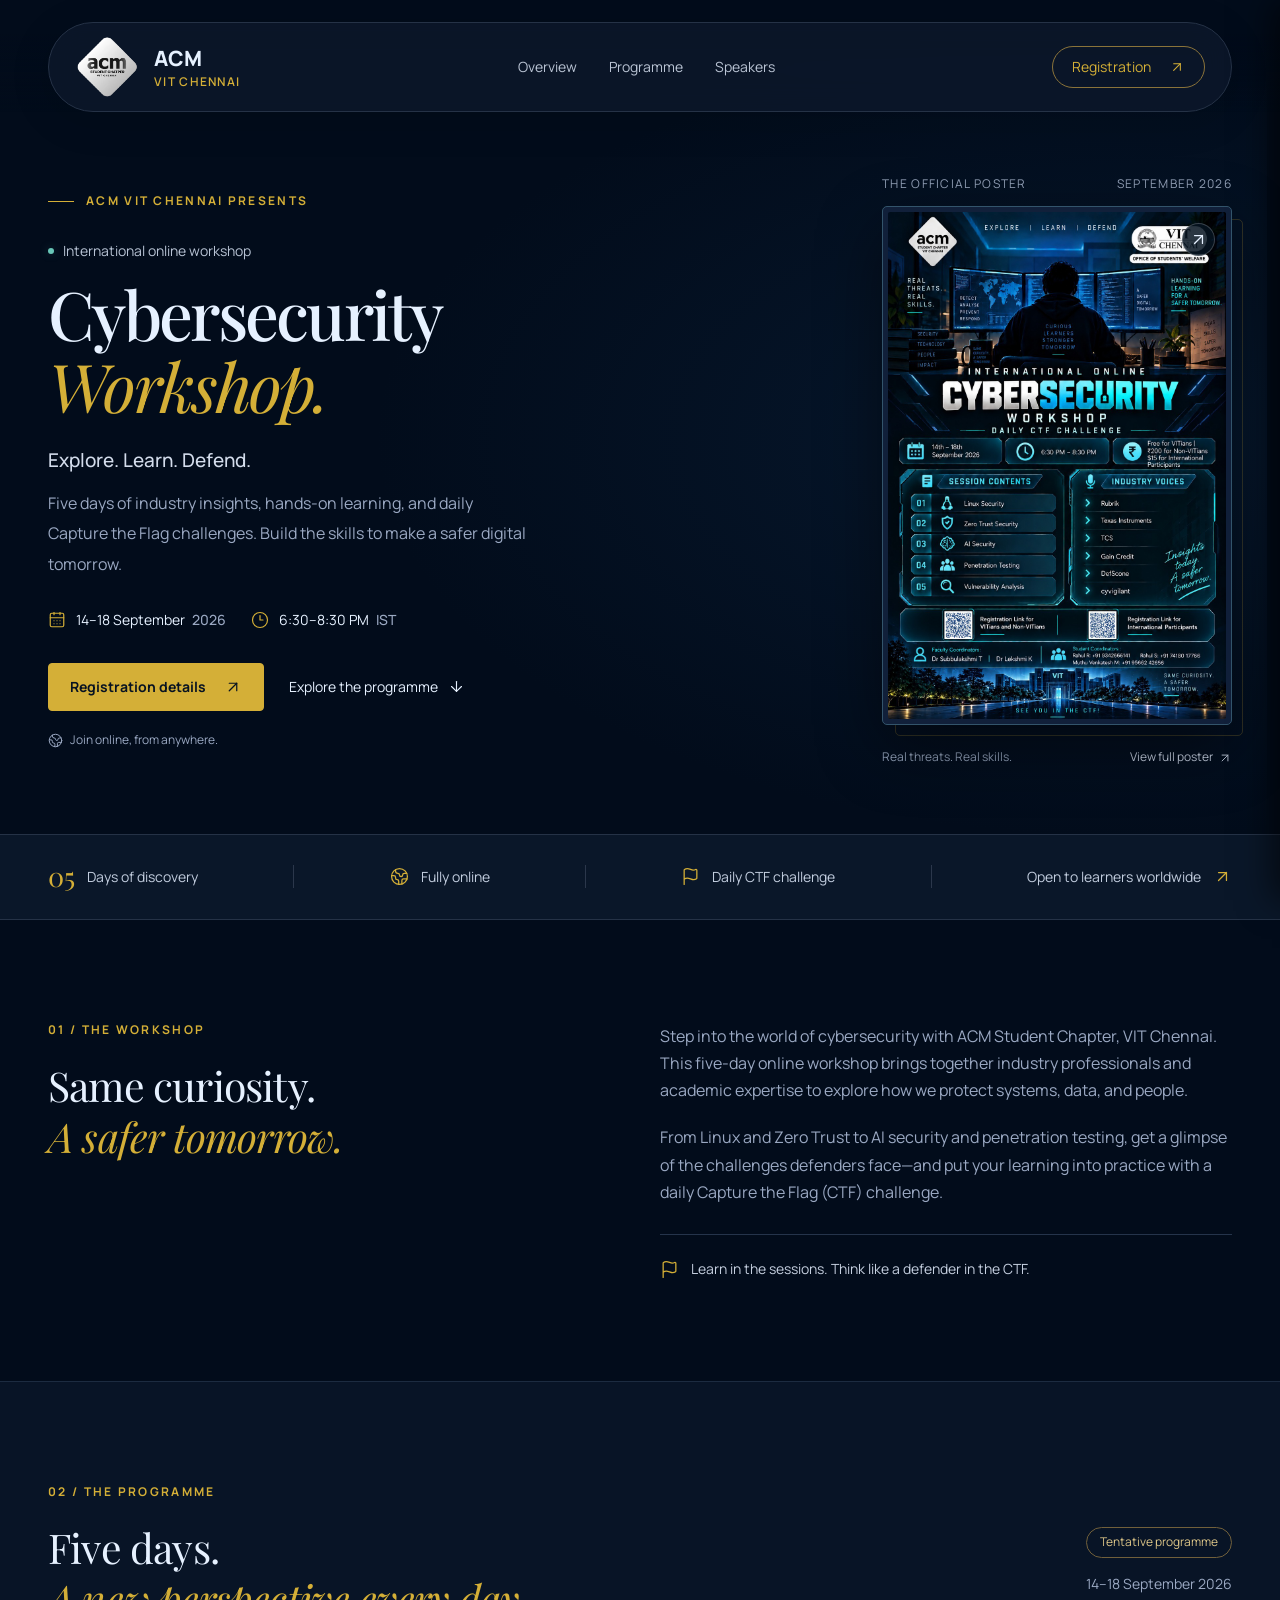
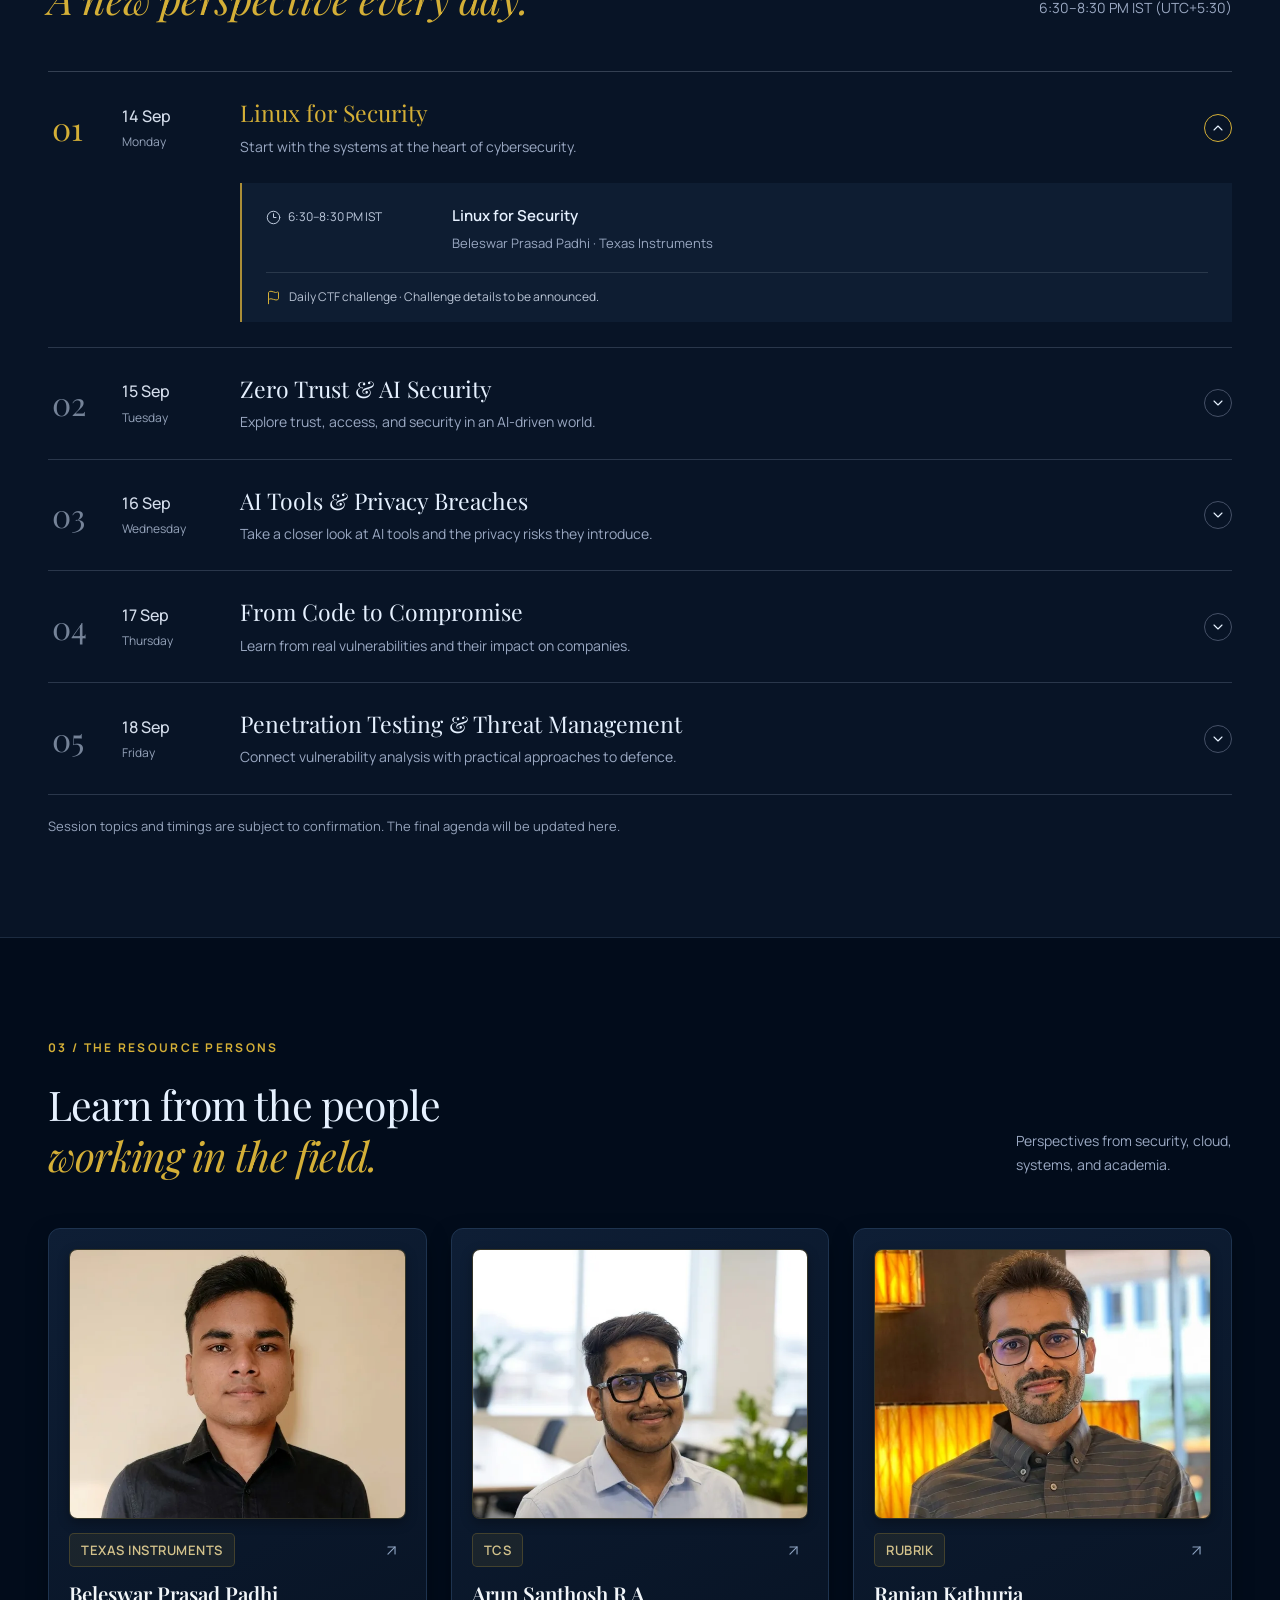
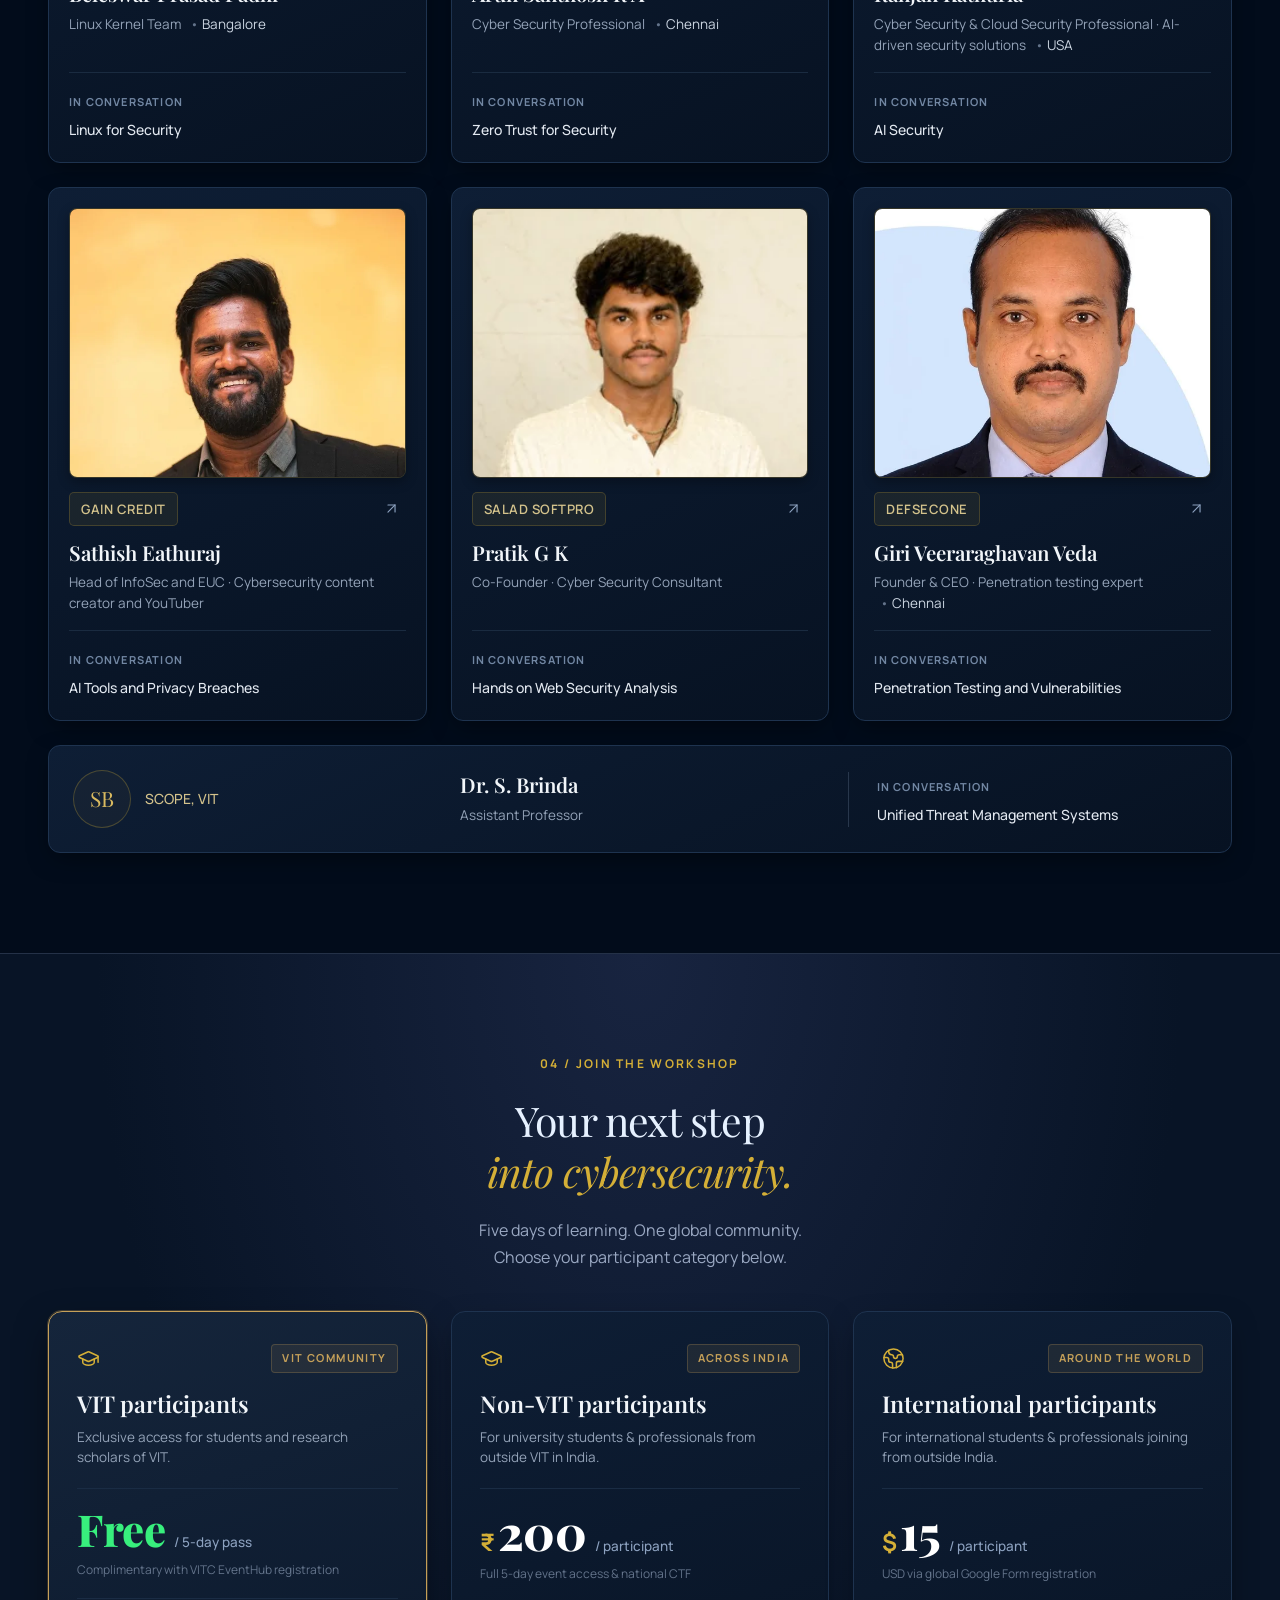
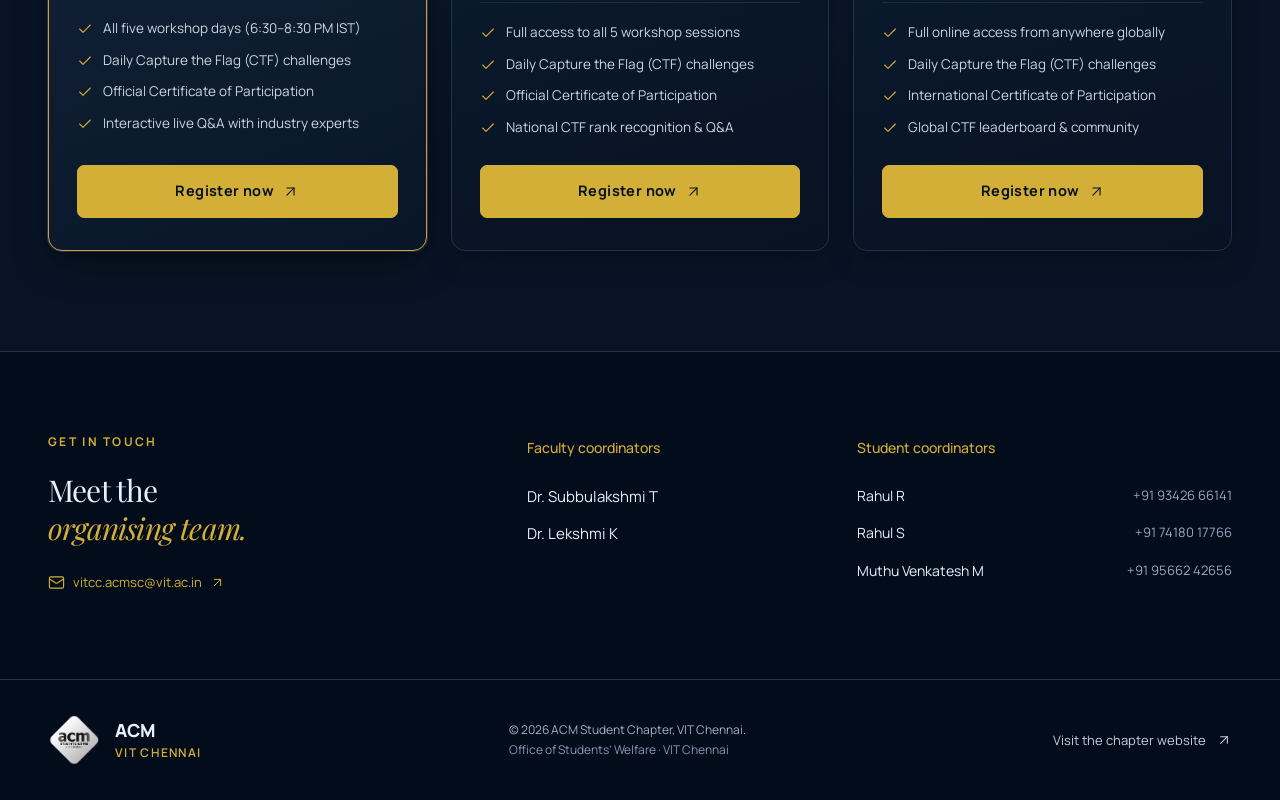
<file: cybersecurity-workshop/index.html>
<!doctype html>
<html lang="en" class="dark">

<head>
  <meta charset="UTF-8" />
  <meta name="viewport" content="width=device-width, initial-scale=1.0" />
  <title>Cybersecurity Workshop 2026 | ACM VIT Chennai</title>
  <meta name="description"
    content="A five-day international online cybersecurity workshop by ACM VIT Chennai. 14–18 September 2026, 6:30–8:30 PM IST. Industry speakers and daily CTF challenges." />
  <link rel="icon" href="images/acm-logo.webp" />
  <link rel="stylesheet" href="./assets/index-CUAu9GTP.css" />

  <style>
    /* =========================================================
         ACCORDION & BUTTON RESETS
         ========================================================= */
    .day-trigger {
      width: 100%;
      background: transparent;
      border: none;
      text-align: left;
      font: inherit;
      color: inherit;
    }

    .day-trigger>svg {
      transition: transform 0.25s ease, border-color 0.2s ease;
    }

    .day-trigger[aria-expanded="true"]>svg {
      transform: rotate(180deg);
      border-color: var(--gold);
    }

    /* =========================================================
         MOBILE DRAWER / SHEET
         ========================================================= */
    .mobile-sheet-overlay {
      position: fixed;
      inset: 0;
      z-index: 998;
      background: rgba(0, 0, 0, 0.72);
      backdrop-filter: blur(4px);
      opacity: 0;
      visibility: hidden;
      pointer-events: none;
      transition: opacity 0.25s ease, visibility 0.25s ease;
    }

    .mobile-sheet-overlay.is-open {
      opacity: 1;
      visibility: visible;
      pointer-events: auto;
    }

    .mobile-sheet {
      position: fixed;
      top: 0;
      right: 0;
      bottom: 0;
      z-index: 999;
      background: #081324;
      border-left: 1px solid #1f2f45;
      box-shadow: -8px 0 32px rgba(0, 0, 0, 0.6);
      padding: 65px 28px 30px;
      width: min(88vw, 370px) !important;
      transform: translateX(100%);
      transition: transform 0.28s cubic-bezier(0.16, 1, 0.3, 1);
      display: flex;
      flex-direction: column;
    }

    .mobile-sheet.is-open {
      transform: translateX(0);
    }

    .mobile-sheet-close {
      position: absolute;
      top: 20px;
      right: 20px;
      background: transparent;
      border: 1px solid #33435c;
      color: #cbd5e1;
      border-radius: 50%;
      width: 36px;
      height: 36px;
      display: grid;
      place-items: center;
      cursor: pointer;
      transition: color 0.18s, border-color 0.18s;
    }

    .mobile-sheet-close:hover {
      color: #fff;
      border-color: var(--gold);
    }

    /* =========================================================
         ENHANCED SPEAKER CARDS (SCALED 270px PORTRAITS)
         ========================================================= */
    .speaker-grid {
      grid-template-columns: repeat(3, minmax(0, 1fr)) !important;
      gap: 24px !important;
    }

    .speaker-card {
      position: relative !important;
      background: linear-gradient(155deg, #0e1e35 0%, #071222 100%) !important;
      border: 1px solid #1e334f !important;
      border-radius: 12px !important;
      padding: 20px !important;
      display: flex !important;
      flex-direction: column !important;
      transition: transform 0.22s ease, border-color 0.22s ease, box-shadow 0.22s ease !important;
      box-shadow: 0 8px 24px -6px rgba(0, 0, 0, 0.5) !important;
    }

    .speaker-card:hover {
      transform: translateY(-4px) !important;
      border-color: #c5a059 !important;
      box-shadow: 0 16px 36px -8px rgba(0, 0, 0, 0.7), 0 0 0 1px rgba(197, 160, 89, 0.3) !important;
    }

    /* Resource persons with photos */
    .speaker-card:not(.faculty-card) .speaker-top {
      display: grid !important;
      grid-template-columns: 1fr auto !important;
      grid-template-areas:
        "photo photo"
        "org link" !important;
      gap: 14px 10px !important;
      align-items: center !important;
      width: 100% !important;
    }

    .speaker-card:not(.faculty-card) .speaker-portrait {
      grid-area: photo !important;
      width: 100% !important;
      height: 270px !important;
      aspect-ratio: 1 / 1 !important;
      object-fit: cover !important;
      object-position: 50% 18% !important;
      border-radius: 8px !important;
      border: 1px solid rgba(212, 175, 55, 0.22) !important;
      background: #091424 !important;
      box-shadow: inset 0 0 20px rgba(0, 0, 0, 0.5), 0 4px 12px rgba(0, 0, 0, 0.3) !important;
      transition: transform 0.3s ease, border-color 0.3s ease !important;
    }

    .speaker-card:not(.faculty-card):hover .speaker-portrait {
      border-color: rgba(212, 175, 55, 0.55) !important;
    }

    .speaker-card:not(.faculty-card) .speaker-organisation {
      grid-area: org !important;
      color: #d4c38c !important;
      font-size: 13px !important;
      font-weight: 600 !important;
      letter-spacing: 0.5px !important;
      text-transform: uppercase !important;
      background: rgba(212, 175, 55, 0.08) !important;
      border: 1px solid rgba(212, 175, 55, 0.22) !important;
      padding: 5px 11px !important;
      border-radius: 5px !important;
      width: fit-content !important;
    }

    .speaker-card:not(.faculty-card) .speaker-link {
      grid-area: link !important;
      color: #8da2c0 !important;
      display: inline-flex !important;
      align-items: center !important;
      justify-content: center !important;
      padding: 6px !important;
      border-radius: 6px !important;
      transition: color 0.18s, background 0.18s, transform 0.18s !important;
    }

    .speaker-card:not(.faculty-card) .speaker-link:hover {
      color: #f5d77f !important;
      background: rgba(212, 175, 55, 0.14) !important;
      transform: scale(1.1) !important;
    }

    .speaker-bio {
      flex: 1 !important;
      margin-top: 14px !important;
    }

    .speaker-bio h3 {
      font-family: var(--serif) !important;
      font-size: 1.28rem !important;
      font-weight: 600 !important;
      color: #f1f5f9 !important;
      line-height: 1.3 !important;
    }

    .speaker-bio>p {
      color: #94a3b8 !important;
      margin-top: 6px !important;
      font-size: 13.5px !important;
      line-height: 1.55 !important;
    }

    .speaker-location {
      display: inline-block !important;
      margin-left: 6px !important;
      color: #cbd5e1 !important;
    }

    .speaker-location::before {
      content: "• " !important;
      color: #64748b !important;
    }

    .speaker-topic {
      border-top: 1px solid #1a2b40 !important;
      margin-top: 16px !important;
      padding-top: 14px !important;
    }

    .speaker-topic>span {
      display: inline-block !important;
      letter-spacing: 1.2px !important;
      color: #7287a3 !important;
      font-size: 11px !important;
      font-weight: 700 !important;
    }

    .speaker-topic p {
      color: #e2e8f0 !important;
      margin-top: 4px !important;
      font-size: 14px !important;
      font-weight: 500 !important;
    }

    /* Faculty Card (Dr. S. Brinda) */
    .faculty-card {
      grid-column: 1 / -1 !important;
      grid-template-columns: 1fr 1fr 1fr !important;
      align-items: center !important;
      gap: 28px !important;
      display: grid !important;
      padding: 24px !important;
    }

    .faculty-card .speaker-top {
      display: flex !important;
      align-items: center !important;
      gap: 14px !important;
      width: auto !important;
    }

    .faculty-card .speaker-monogram {
      color: #d9ba60 !important;
      width: 58px !important;
      height: 58px !important;
      font-family: var(--serif) !important;
      background: #d4af370a !important;
      border: 1px solid #d4af3747 !important;
      border-radius: 50% !important;
      flex-shrink: 0 !important;
      display: grid !important;
      place-items: center !important;
      font-size: 21px !important;
      letter-spacing: normal !important;
      box-shadow: none !important;
      aspect-ratio: auto !important;
    }

    .faculty-card .speaker-organisation {
      color: #d4c38c !important;
      font-size: 14px !important;
      font-weight: 500 !important;
      letter-spacing: normal !important;
      text-transform: none !important;
      background: transparent !important;
      border: none !important;
      padding: 0 !important;
      width: auto !important;
    }

    .faculty-card .speaker-bio {
      margin: 0 !important;
    }

    .faculty-card .speaker-topic {
      border-top: 0 !important;
      border-left: 1px solid #28374c !important;
      margin: 0 !important;
      padding: 0 0 0 28px !important;
    }

    @media (max-width: 960px) {
      .speaker-grid {
        grid-template-columns: repeat(2, minmax(0, 1fr)) !important;
      }

      .faculty-card {
        grid-column: span 2 !important;
        grid-template-columns: 1fr !important;
        gap: 16px !important;
      }

      .faculty-card .speaker-topic {
        border-left: 0 !important;
        border-top: 1px solid #1a2b40 !important;
        padding: 14px 0 0 0 !important;
      }
    }

    @media (max-width: 620px) {
      .speaker-grid {
        grid-template-columns: 1fr !important;
      }

      .faculty-card {
        grid-column: span 1 !important;
      }

      .speaker-card:not(.faculty-card) .speaker-portrait {
        height: 300px !important;
      }
    }

    /* =========================================================
       MODERN PRICING & REGISTRATION CARDS
       ========================================================= */
    .registration-grid {
      grid-template-columns: repeat(3, minmax(0, 1fr)) !important;
      gap: 24px !important;
      margin-top: 40px !important;
      align-items: stretch !important;
    }

    .registration-card {
      position: relative !important;
      overflow: hidden !important;
      background: linear-gradient(160deg, #0e1e35 0%, #071222 100%) !important;
      border: 1px solid #1e334f !important;
      border-radius: 14px !important;
      padding: 32px 28px !important;
      display: flex !important;
      flex-direction: column !important;
      transition: transform 0.25s ease, border-color 0.25s ease, box-shadow 0.25s ease !important;
      box-shadow: 0 10px 30px -8px rgba(0, 0, 0, 0.5) !important;
    }

    .registration-card:hover {
      transform: translateY(-6px) !important;
      border-color: #c5a059 !important;
      box-shadow: 0 20px 40px -10px rgba(0, 0, 0, 0.75), 0 0 0 1px rgba(197, 160, 89, 0.4) !important;
    }

    .registration-card.featured {
      background: linear-gradient(160deg, #15253b 0%, #091629 100%) !important;
      border-color: #c5a059 !important;
      box-shadow: 0 14px 38px -8px rgba(0, 0, 0, 0.65), 0 0 0 1px rgba(197, 160, 89, 0.3) !important;
    }

    /* Popular / Featured Ribbon in top-right corner */
    .pricing-ribbon {
      position: absolute;
      top: 20px;
      right: -34px;
      width: 130px;
      transform: rotate(45deg);
      background: linear-gradient(135deg, #d4af37, #a88a33);
      color: #050d18;
      font-size: 10.5px;
      font-weight: 800;
      letter-spacing: 1.2px;
      text-transform: uppercase;
      text-align: center;
      padding: 5px 0;
      box-shadow: 0 4px 10px rgba(0, 0, 0, 0.45);
      z-index: 5;
      pointer-events: none;
    }

    .registration-card-top {
      display: flex !important;
      align-items: center !important;
      justify-content: space-between !important;
      margin-bottom: 16px !important;
    }

    .registration-card-top svg {
      color: var(--gold, #c5a059) !important;
    }

    .registration-card-top span {
      font-size: 11px !important;
      font-weight: 700 !important;
      letter-spacing: 1.4px !important;
      text-transform: uppercase !important;
      color: #c5a059 !important;
      background: rgba(197, 160, 89, 0.1) !important;
      border: 1px solid rgba(197, 160, 89, 0.25) !important;
      padding: 4px 10px !important;
      border-radius: 4px !important;
    }

    .registration-card h3 {
      font-family: var(--serif, 'Playfair Display', serif) !important;
      font-size: 1.45rem !important;
      font-weight: 600 !important;
      color: #f1f5f9 !important;
      line-height: 1.3 !important;
      margin: 0 !important;
    }

    .registration-card-desc {
      color: #94a3b8 !important;
      font-size: 13.5px !important;
      line-height: 1.5 !important;
      margin-top: 8px !important;
      min-height: 40px !important;
    }

    /* Price Box */
    .pricing-price-box {
      margin: 20px 0 !important;
      padding: 18px 0 !important;
      border-top: 1px solid #1a2c44 !important;
      border-bottom: 1px solid #1a2c44 !important;
      display: flex !important;
      flex-direction: column !important;
    }

    .pricing-price-row {
      display: flex !important;
      align-items: baseline !important;
      gap: 3px !important;
    }

    .pricing-currency {
      font-size: 24px !important;
      font-weight: 700 !important;
      color: var(--gold, #c5a059) !important;
      line-height: 1 !important;
    }

    .pricing-value {
      font-size: 48px !important;
      font-weight: 800 !important;
      color: #ffffff !important;
      line-height: 1 !important;
      font-family: var(--serif, 'Playfair Display', serif) !important;
      letter-spacing: -0.5px !important;
    }

    .pricing-value.free {
      color: #38ef7d !important;
      font-size: 44px !important;
    }

    .pricing-frequency {
      font-size: 13.5px !important;
      font-weight: 500 !important;
      color: #8da2c0 !important;
      margin-left: 6px !important;
    }

    .pricing-note {
      font-size: 12px !important;
      color: #64748b !important;
      margin-top: 6px !important;
      display: block !important;
    }

    /* Feature List */
    .pricing-features {
      list-style: none !important;
      padding: 0 !important;
      margin: 0 0 28px 0 !important;
      display: flex !important;
      flex-direction: column !important;
      gap: 12px !important;
      flex: 1 !important;
    }

    .pricing-feature-item {
      display: flex !important;
      align-items: flex-start !important;
      gap: 10px !important;
      font-size: 13.5px !important;
      color: #cbd5e1 !important;
      line-height: 1.45 !important;
    }

    .pricing-feature-icon {
      color: var(--gold, #c5a059) !important;
      flex-shrink: 0 !important;
      margin-top: 2px !important;
    }

    .registration-card .registration-button {
      width: 100% !important;
      justify-content: center !important;
      padding: 13px 20px !important;
      font-size: 14.5px !important;
      font-weight: 700 !important;
      letter-spacing: 0.4px !important;
      border-radius: 7px !important;
      margin-top: auto !important;
      display: inline-flex !important;
      align-items: center !important;
      gap: 8px !important;
      transition: all 0.22s ease !important;
    }

    @media (max-width: 960px) {
      .registration-grid {
        grid-template-columns: repeat(2, minmax(0, 1fr)) !important;
      }
    }

    @media (max-width: 680px) {
      .registration-grid {
        grid-template-columns: 1fr !important;
      }

      .registration-card-desc {
        min-height: auto !important;
      }
    }
  </style>
</head>

<body>
  <a href="#main" class="skip-link">Skip to content</a>

  <!-- =========================================================
         HEADER & NAVBAR
         ========================================================= -->
  <header class="nav-wrap">
    <nav class="navbar container" aria-label="Main navigation">
      <a class="brand" href="https://vitchennai.acm.org/" aria-label="ACM VIT Chennai home">
        <span class="brand-mark" aria-hidden="true">
          <img src="images/acm-logo.webp" alt="ACM Logo" width="640" height="360" />
        </span>
        <span class="brand-name">ACM <small>VIT CHENNAI</small></span>
      </a>

      <div class="nav-links">
        <a href="#about">Overview</a>
        <a href="#schedule">Programme</a>
        <a href="#speakers">Speakers</a>
      </div>

      <a class="nav-cta" href="#register">
        Registration
        <svg xmlns="http://www.w3.org/2000/svg" width="16" height="16" viewBox="0 0 24 24" fill="none"
          stroke="currentColor" stroke-width="2" stroke-linecap="round" stroke-linejoin="round"
          class="lucide lucide-arrow-up-right">
          <path d="M7 7h10v10" />
          <path d="M7 17 17 7" />
        </svg>
      </a>

      <button class="mobile-menu" aria-label="Open navigation" id="mobile-menu-btn" aria-expanded="false"
        aria-controls="mobile-sheet">
        <svg xmlns="http://www.w3.org/2000/svg" width="24" height="24" viewBox="0 0 24 24" fill="none"
          stroke="currentColor" stroke-width="2" stroke-linecap="round" stroke-linejoin="round"
          class="lucide lucide-menu">
          <path d="M4 5h16" />
          <path d="M4 12h16" />
          <path d="M4 19h16" />
        </svg>
      </button>
    </nav>
  </header>

  <!-- Mobile Drawer Overlay & Sheet -->
  <div class="mobile-sheet-overlay" id="mobile-sheet-overlay"></div>
  <aside class="mobile-sheet" id="mobile-sheet" aria-label="Mobile navigation">
    <button class="mobile-sheet-close" id="mobile-sheet-close" aria-label="Close navigation">
      <svg xmlns="http://www.w3.org/2000/svg" width="18" height="18" viewBox="0 0 24 24" fill="none"
        stroke="currentColor" stroke-width="2" stroke-linecap="round" stroke-linejoin="round" class="lucide lucide-x">
        <path d="M18 6 6 18" />
        <path d="m6 6 12 12" />
      </svg>
    </button>
    <div style="font-family: var(--serif); font-size: 20px; font-weight: 600; color: #f1f5f9;">ACM VIT Chennai</div>
    <div style="color: var(--muted-foreground); font-size: 13px; margin-top: 4px;">Cybersecurity Workshop · 14–18
      September 2026</div>
    <nav aria-label="Mobile navigation">
      <a href="#about">
        <span>Overview</span>
        <svg xmlns="http://www.w3.org/2000/svg" width="18" height="18" viewBox="0 0 24 24" fill="none"
          stroke="currentColor" stroke-width="2" stroke-linecap="round" stroke-linejoin="round"
          class="lucide lucide-arrow-up-right">
          <path d="M7 7h10v10" />
          <path d="M7 17 17 7" />
        </svg>
      </a>
      <a href="#schedule">
        <span>Programme</span>
        <svg xmlns="http://www.w3.org/2000/svg" width="18" height="18" viewBox="0 0 24 24" fill="none"
          stroke="currentColor" stroke-width="2" stroke-linecap="round" stroke-linejoin="round"
          class="lucide lucide-arrow-up-right">
          <path d="M7 7h10v10" />
          <path d="M7 17 17 7" />
        </svg>
      </a>
      <a href="#speakers">
        <span>Speakers</span>
        <svg xmlns="http://www.w3.org/2000/svg" width="18" height="18" viewBox="0 0 24 24" fill="none"
          stroke="currentColor" stroke-width="2" stroke-linecap="round" stroke-linejoin="round"
          class="lucide lucide-arrow-up-right">
          <path d="M7 7h10v10" />
          <path d="M7 17 17 7" />
        </svg>
      </a>
      <a href="#register">
        <span>Registration</span>
        <svg xmlns="http://www.w3.org/2000/svg" width="18" height="18" viewBox="0 0 24 24" fill="none"
          stroke="currentColor" stroke-width="2" stroke-linecap="round" stroke-linejoin="round"
          class="lucide lucide-arrow-up-right">
          <path d="M7 7h10v10" />
          <path d="M7 17 17 7" />
        </svg>
      </a>
    </nav>
  </aside>

  <!-- =========================================================
         MAIN CONTENT
         ========================================================= -->
  <main id="main">
    <!-- HERO SECTION -->
    <section class="hero container" aria-labelledby="event-title">
      <div class="hero-copy">
        <div class="eyebrow">
          <span class="gold-line"></span> ACM VIT CHENNAI PRESENTS
        </div>
        <div class="event-label">
          <span class="status-dot"></span> International online workshop
        </div>
        <h1 id="event-title">
          Cybersecurity<br />
          <em>Workshop.</em>
        </h1>
        <p class="hero-tagline">Explore. Learn. Defend.</p>
        <p class="hero-description">
          Five days of industry insights, hands-on learning, and daily Capture the Flag challenges. Build the skills to
          make a safer digital tomorrow.
        </p>
        <div class="hero-facts">
          <div>
            <svg xmlns="http://www.w3.org/2000/svg" width="16" height="16" viewBox="0 0 24 24" fill="none"
              stroke="currentColor" stroke-width="2" stroke-linecap="round" stroke-linejoin="round"
              class="lucide lucide-calendar-days">
              <path d="M8 2v3" />
              <path d="M16 2v3" />
              <rect x="3" y="3" width="18" height="18" rx="2" />
              <path d="M3 9h18" />
              <path d="M8 13h.01" />
              <path d="M12 13h.01" />
              <path d="M16 13h.01" />
              <path d="M8 17h.01" />
              <path d="M12 17h.01" />
              <path d="M16 17h.01" />
            </svg>
            <span>14–18 September <strong>2026</strong></span>
          </div>
          <div>
            <svg xmlns="http://www.w3.org/2000/svg" width="15" height="15" viewBox="0 0 24 24" fill="none"
              stroke="currentColor" stroke-width="2" stroke-linecap="round" stroke-linejoin="round"
              class="lucide lucide-clock">
              <circle cx="12" cy="12" r="10" />
              <path d="M12 6v6h4" />
            </svg>
            <span>6:30–8:30 PM <strong>IST</strong></span>
          </div>
        </div>
        <div class="hero-actions">
          <a href="#register" class="button button-gold">
            Registration details
            <svg xmlns="http://www.w3.org/2000/svg" width="18" height="18" viewBox="0 0 24 24" fill="none"
              stroke="currentColor" stroke-width="2" stroke-linecap="round" stroke-linejoin="round"
              class="lucide lucide-arrow-up-right">
              <path d="M7 7h10v10" />
              <path d="M7 17 17 7" />
            </svg>
          </a>
          <a href="#schedule" class="text-link">
            Explore the programme
            <svg xmlns="http://www.w3.org/2000/svg" width="17" height="17" viewBox="0 0 24 24" fill="none"
              stroke="currentColor" stroke-width="2" stroke-linecap="round" stroke-linejoin="round"
              class="lucide lucide-arrow-down">
              <path d="M12 5v14" />
              <path d="m19 12-7 7-7-7" />
            </svg>
          </a>
        </div>
        <div class="hero-footnote">
          <svg xmlns="http://www.w3.org/2000/svg" width="15" height="15" viewBox="0 0 24 24" fill="none"
            stroke="currentColor" stroke-width="2" stroke-linecap="round" stroke-linejoin="round"
            class="lucide lucide-earth">
            <path d="M21.54 15H17a2 2 0 0 0-2 2v4.54" />
            <path d="M7 3.34V5a3 3 0 0 0 3 3a2 2 0 0 1 2 2c0 1.1.9 2 2 2a2 2 0 0 0 2-2c0-1.1.9-2 2-2h3.17" />
            <path d="M11 21.95V18a2 2 0 0 0-2-2a2 2 0 0 1-2-2v-1a2 2 0 0 0-2-2H2.05" />
            <circle cx="12" cy="12" r="10" />
          </svg>
          Join online, from anywhere.
        </div>
      </div>

      <figure class="poster-figure">
        <div class="poster-overline">
          <span>THE OFFICIAL POSTER</span>
          <span>SEPTEMBER 2026</span>
        </div>
        <a href="images/workshop-poster.jpg" target="_blank" rel="noreferrer noopener" class="poster-link"
          aria-label="View the full event poster in a new tab">
          <img class="poster" src="images/workshop-poster.jpg"
            alt="International Online Cybersecurity Workshop poster, ACM VIT Chennai, 14–18 September 2026. Topics include Linux, Zero Trust, AI security, penetration testing, and vulnerability analysis."
            width="1024" height="1536" />
          <span class="poster-expand">
            <svg xmlns="http://www.w3.org/2000/svg" width="19" height="19" viewBox="0 0 24 24" fill="none"
              stroke="currentColor" stroke-width="2" stroke-linecap="round" stroke-linejoin="round"
              class="lucide lucide-arrow-up-right">
              <path d="M7 7h10v10" />
              <path d="M7 17 17 7" />
            </svg>
          </span>
        </a>
        <figcaption>
          Real threats. Real skills.
          <a href="images/workshop-poster.jpg" target="_blank" rel="noreferrer noopener">
            View full poster
            <svg xmlns="http://www.w3.org/2000/svg" width="14" height="14" viewBox="0 0 24 24" fill="none"
              stroke="currentColor" stroke-width="2" stroke-linecap="round" stroke-linejoin="round"
              class="lucide lucide-arrow-up-right">
              <path d="M7 7h10v10" />
              <path d="M7 17 17 7" />
            </svg>
          </a>
        </figcaption>
      </figure>
    </section>

    <!-- EVENT STRIP -->
    <div class="event-strip">
      <div class="container">
        <span><span class="strip-number">05</span> Days of discovery</span>
        <i></i>
        <span>
          <svg xmlns="http://www.w3.org/2000/svg" width="16" height="16" viewBox="0 0 24 24" fill="none"
            stroke="currentColor" stroke-width="2" stroke-linecap="round" stroke-linejoin="round"
            class="lucide lucide-earth">
            <path d="M21.54 15H17a2 2 0 0 0-2 2v4.54" />
            <path d="M7 3.34V5a3 3 0 0 0 3 3a2 2 0 0 1 2 2c0 1.1.9 2 2 2a2 2 0 0 0 2-2c0-1.1.9-2 2-2h3.17" />
            <path d="M11 21.95V18a2 2 0 0 0-2-2a2 2 0 0 1-2-2v-1a2 2 0 0 0-2-2H2.05" />
            <circle cx="12" cy="12" r="10" />
          </svg>
          Fully online
        </span>
        <i></i>
        <span>
          <svg xmlns="http://www.w3.org/2000/svg" width="19" height="19" viewBox="0 0 24 24" fill="none"
            stroke="currentColor" stroke-width="2" stroke-linecap="round" stroke-linejoin="round"
            class="lucide lucide-flag">
            <path
              d="M4 22V4a1 1 0 0 1 .4-.8A6 6 0 0 1 8 2c3 0 5 2 7.333 2q2 0 3.067-.8A1 1 0 0 1 20 4v10a1 1 0 0 1-.4.8A6 6 0 0 1 16 16c-3 0-5-2-8-2a6 6 0 0 0-4 1.528" />
          </svg>
          Daily CTF challenge
        </span>
        <i></i>
        <span>
          Open to learners worldwide
          <svg xmlns="http://www.w3.org/2000/svg" width="17" height="17" viewBox="0 0 24 24" fill="none"
            stroke="currentColor" stroke-width="2" stroke-linecap="round" stroke-linejoin="round"
            class="lucide lucide-arrow-up-right">
            <path d="M7 7h10v10" />
            <path d="M7 17 17 7" />
          </svg>
        </span>
      </div>
    </div>

    <!-- ABOUT SECTION -->
    <section id="about" class="section container about-section" aria-labelledby="about-title">
      <div>
        <div class="eyebrow">01 / THE WORKSHOP</div>
        <h2 id="about-title">
          Same curiosity.<br />
          <em>A safer tomorrow.</em>
        </h2>
      </div>
      <div class="about-copy">
        <p>
          Step into the world of cybersecurity with ACM Student Chapter, VIT Chennai. This five-day online workshop
          brings together industry professionals and academic expertise to explore how we protect systems, data, and
          people.
        </p>
        <p>
          From Linux and Zero Trust to AI security and penetration testing, get a glimpse of the challenges defenders
          face—and put your learning into practice with a daily Capture the Flag (CTF) challenge.
        </p>
        <div class="about-note">
          <svg xmlns="http://www.w3.org/2000/svg" width="19" height="19" viewBox="0 0 24 24" fill="none"
            stroke="currentColor" stroke-width="2" stroke-linecap="round" stroke-linejoin="round"
            class="lucide lucide-flag">
            <path
              d="M4 22V4a1 1 0 0 1 .4-.8A6 6 0 0 1 8 2c3 0 5 2 7.333 2q2 0 3.067-.8A1 1 0 0 1 20 4v10a1 1 0 0 1-.4.8A6 6 0 0 1 16 16c-3 0-5-2-8-2a6 6 0 0 0-4 1.528" />
          </svg>
          <span>Learn in the sessions. Think like a defender in the CTF.</span>
        </div>
      </div>
    </section>

    <!-- PROGRAMME / SCHEDULE SECTION -->
    <section id="schedule" class="programme-section section" aria-labelledby="programme-title">
      <div class="container">
        <div class="section-heading">
          <div>
            <div class="eyebrow">02 / THE PROGRAMME</div>
            <h2 id="programme-title">
              Five days.<br />
              <em>A new perspective every day.</em>
            </h2>
          </div>
          <div class="schedule-meta">
            <span class="subtle-badge">Tentative programme</span>
            <p>
              14–18 September 2026<br />
              6:30–8:30 PM IST (UTC+5:30)
            </p>
          </div>
        </div>

        <!-- Interactive 5-Day Schedule Accordion -->
        <div class="programme-list">
          <!-- Day 01 -->
          <div class="day-item is-open" data-day="01">
            <button class="day-trigger" type="button" aria-expanded="true" aria-controls="day-01-content">
              <span class="day-number">01</span>
              <span class="day-date">14 Sep <small>Monday</small></span>
              <span class="day-heading">
                <span>Linux for Security</span>
                <small>Start with the systems at the heart of cybersecurity.</small>
              </span>
              <svg xmlns="http://www.w3.org/2000/svg" width="16" height="16" viewBox="0 0 24 24" fill="none"
                stroke="currentColor" stroke-width="2" stroke-linecap="round" stroke-linejoin="round"
                class="lucide lucide-chevron-down">
                <path d="m6 9 6 6 6-6" />
              </svg>
            </button>
            <div class="day-content" id="day-01-content" style="display: block;">
              <div class="session-list">
                <div class="session">
                  <span class="session-time">
                    <svg xmlns="http://www.w3.org/2000/svg" width="15" height="15" viewBox="0 0 24 24" fill="none"
                      stroke="currentColor" stroke-width="2" stroke-linecap="round" stroke-linejoin="round"
                      class="lucide lucide-clock">
                      <circle cx="12" cy="12" r="10" />
                      <path d="M12 6v6h4" />
                    </svg>
                    6:30–8:30 PM IST
                  </span>
                  <div>
                    <h3>Linux for Security</h3>
                    <p>Beleswar Prasad Padhi · Texas Instruments</p>
                  </div>
                </div>
                <p class="ctf-note">
                  <svg xmlns="http://www.w3.org/2000/svg" width="15" height="15" viewBox="0 0 24 24" fill="none"
                    stroke="currentColor" stroke-width="2" stroke-linecap="round" stroke-linejoin="round"
                    class="lucide lucide-flag">
                    <path
                      d="M4 22V4a1 1 0 0 1 .4-.8A6 6 0 0 1 8 2c3 0 5 2 7.333 2q2 0 3.067-.8A1 1 0 0 1 20 4v10a1 1 0 0 1-.4.8A6 6 0 0 1 16 16c-3 0-5-2-8-2a6 6 0 0 0-4 1.528" />
                  </svg>
                  Daily CTF challenge · Challenge details to be announced.
                </p>
              </div>
            </div>
          </div>

          <!-- Day 02 -->
          <div class="day-item" data-day="02">
            <button class="day-trigger" type="button" aria-expanded="false" aria-controls="day-02-content">
              <span class="day-number">02</span>
              <span class="day-date">15 Sep <small>Tuesday</small></span>
              <span class="day-heading">
                <span>Zero Trust &amp; AI Security</span>
                <small>Explore trust, access, and security in an AI-driven world.</small>
              </span>
              <svg xmlns="http://www.w3.org/2000/svg" width="16" height="16" viewBox="0 0 24 24" fill="none"
                stroke="currentColor" stroke-width="2" stroke-linecap="round" stroke-linejoin="round"
                class="lucide lucide-chevron-down">
                <path d="m6 9 6 6 6-6" />
              </svg>
            </button>
            <div class="day-content" id="day-02-content" style="display: none;">
              <div class="session-list">
                <div class="session">
                  <span class="session-time">
                    <svg xmlns="http://www.w3.org/2000/svg" width="15" height="15" viewBox="0 0 24 24" fill="none"
                      stroke="currentColor" stroke-width="2" stroke-linecap="round" stroke-linejoin="round"
                      class="lucide lucide-clock">
                      <circle cx="12" cy="12" r="10" />
                      <path d="M12 6v6h4" />
                    </svg>
                    6:30–7:25 PM IST
                  </span>
                  <div>
                    <h3>Zero Trust for Security</h3>
                    <p>Arun Santhosh R A · TCS</p>
                  </div>
                </div>
                <div class="session">
                  <span class="session-time">
                    <svg xmlns="http://www.w3.org/2000/svg" width="15" height="15" viewBox="0 0 24 24" fill="none"
                      stroke="currentColor" stroke-width="2" stroke-linecap="round" stroke-linejoin="round"
                      class="lucide lucide-clock">
                      <circle cx="12" cy="12" r="10" />
                      <path d="M12 6v6h4" />
                    </svg>
                    7:35–8:30 PM IST
                  </span>
                  <div>
                    <h3>AI Security</h3>
                    <p>Ranjan Kathuria · Rubrik</p>
                  </div>
                </div>
                <p class="ctf-note">
                  <svg xmlns="http://www.w3.org/2000/svg" width="15" height="15" viewBox="0 0 24 24" fill="none"
                    stroke="currentColor" stroke-width="2" stroke-linecap="round" stroke-linejoin="round"
                    class="lucide lucide-flag">
                    <path
                      d="M4 22V4a1 1 0 0 1 .4-.8A6 6 0 0 1 8 2c3 0 5 2 7.333 2q2 0 3.067-.8A1 1 0 0 1 20 4v10a1 1 0 0 1-.4.8A6 6 0 0 1 16 16c-3 0-5-2-8-2a6 6 0 0 0-4 1.528" />
                  </svg>
                  Daily CTF challenge · Challenge details to be announced.
                </p>
              </div>
            </div>
          </div>

          <!-- Day 03 -->
          <div class="day-item" data-day="03">
            <button class="day-trigger" type="button" aria-expanded="false" aria-controls="day-03-content">
              <span class="day-number">03</span>
              <span class="day-date">16 Sep <small>Wednesday</small></span>
              <span class="day-heading">
                <span>AI Tools &amp; Privacy Breaches</span>
                <small>Take a closer look at AI tools and the privacy risks they introduce.</small>
              </span>
              <svg xmlns="http://www.w3.org/2000/svg" width="16" height="16" viewBox="0 0 24 24" fill="none"
                stroke="currentColor" stroke-width="2" stroke-linecap="round" stroke-linejoin="round"
                class="lucide lucide-chevron-down">
                <path d="m6 9 6 6 6-6" />
              </svg>
            </button>
            <div class="day-content" id="day-03-content" style="display: none;">
              <div class="session-list">
                <div class="session">
                  <span class="session-time">
                    <svg xmlns="http://www.w3.org/2000/svg" width="15" height="15" viewBox="0 0 24 24" fill="none"
                      stroke="currentColor" stroke-width="2" stroke-linecap="round" stroke-linejoin="round"
                      class="lucide lucide-clock">
                      <circle cx="12" cy="12" r="10" />
                      <path d="M12 6v6h4" />
                    </svg>
                    6:30–8:30 PM IST
                  </span>
                  <div>
                    <h3>AI Tools and Privacy Breaches</h3>
                    <p>Sathish Eathuraj · Gain Credit</p>
                  </div>
                </div>
                <p class="ctf-note">
                  <svg xmlns="http://www.w3.org/2000/svg" width="15" height="15" viewBox="0 0 24 24" fill="none"
                    stroke="currentColor" stroke-width="2" stroke-linecap="round" stroke-linejoin="round"
                    class="lucide lucide-flag">
                    <path
                      d="M4 22V4a1 1 0 0 1 .4-.8A6 6 0 0 1 8 2c3 0 5 2 7.333 2q2 0 3.067-.8A1 1 0 0 1 20 4v10a1 1 0 0 1-.4.8A6 6 0 0 1 16 16c-3 0-5-2-8-2a6 6 0 0 0-4 1.528" />
                  </svg>
                  Daily CTF challenge · Challenge details to be announced.
                </p>
              </div>
            </div>
          </div>

          <!-- Day 04 -->
          <div class="day-item" data-day="04">
            <button class="day-trigger" type="button" aria-expanded="false" aria-controls="day-04-content">
              <span class="day-number">04</span>
              <span class="day-date">17 Sep <small>Thursday</small></span>
              <span class="day-heading">
                <span>From Code to Compromise</span>
                <small>Learn from real vulnerabilities and their impact on companies.</small>
              </span>
              <svg xmlns="http://www.w3.org/2000/svg" width="16" height="16" viewBox="0 0 24 24" fill="none"
                stroke="currentColor" stroke-width="2" stroke-linecap="round" stroke-linejoin="round"
                class="lucide lucide-chevron-down">
                <path d="m6 9 6 6 6-6" />
              </svg>
            </button>
            <div class="day-content" id="day-04-content" style="display: none;">
              <div class="session-list">
                <div class="session">
                  <span class="session-time">
                    <svg xmlns="http://www.w3.org/2000/svg" width="15" height="15" viewBox="0 0 24 24" fill="none"
                      stroke="currentColor" stroke-width="2" stroke-linecap="round" stroke-linejoin="round"
                      class="lucide lucide-clock">
                      <circle cx="12" cy="12" r="10" />
                      <path d="M12 6v6h4" />
                    </svg>
                    6:30–7:25 PM IST
                  </span>
                  <div>
                    <h3>From Code to Compromise: Real Vulnerabilities That Cost Companies Millions</h3>
                    <p>Abhishek Kumar · cyvigilant</p>
                  </div>
                </div>
                <p class="ctf-note">
                  <svg xmlns="http://www.w3.org/2000/svg" width="15" height="15" viewBox="0 0 24 24" fill="none"
                    stroke="currentColor" stroke-width="2" stroke-linecap="round" stroke-linejoin="round"
                    class="lucide lucide-flag">
                    <path
                      d="M4 22V4a1 1 0 0 1 .4-.8A6 6 0 0 1 8 2c3 0 5 2 7.333 2q2 0 3.067-.8A1 1 0 0 1 20 4v10a1 1 0 0 1-.4.8A6 6 0 0 1 16 16c-3 0-5-2-8-2a6 6 0 0 0-4 1.528" />
                  </svg>
                  Daily CTF challenge · Challenge details to be announced.
                </p>
              </div>
            </div>
          </div>

          <!-- Day 05 -->
          <div class="day-item" data-day="05">
            <button class="day-trigger" type="button" aria-expanded="false" aria-controls="day-05-content">
              <span class="day-number">05</span>
              <span class="day-date">18 Sep <small>Friday</small></span>
              <span class="day-heading">
                <span>Penetration Testing &amp; Threat Management</span>
                <small>Connect vulnerability analysis with practical approaches to defence.</small>
              </span>
              <svg xmlns="http://www.w3.org/2000/svg" width="16" height="16" viewBox="0 0 24 24" fill="none"
                stroke="currentColor" stroke-width="2" stroke-linecap="round" stroke-linejoin="round"
                class="lucide lucide-chevron-down">
                <path d="m6 9 6 6 6-6" />
              </svg>
            </button>
            <div class="day-content" id="day-05-content" style="display: none;">
              <div class="session-list">
                <div class="session">
                  <span class="session-time">
                    <svg xmlns="http://www.w3.org/2000/svg" width="15" height="15" viewBox="0 0 24 24" fill="none"
                      stroke="currentColor" stroke-width="2" stroke-linecap="round" stroke-linejoin="round"
                      class="lucide lucide-clock">
                      <circle cx="12" cy="12" r="10" />
                      <path d="M12 6v6h4" />
                    </svg>
                    6:30–7:25 PM IST
                  </span>
                  <div>
                    <h3>Unified Threat Management Systems</h3>
                    <p>Dr. S. Brinda · SCOPE, VIT</p>
                  </div>
                </div>
                <div class="session">
                  <span class="session-time">
                    <svg xmlns="http://www.w3.org/2000/svg" width="15" height="15" viewBox="0 0 24 24" fill="none"
                      stroke="currentColor" stroke-width="2" stroke-linecap="round" stroke-linejoin="round"
                      class="lucide lucide-clock">
                      <circle cx="12" cy="12" r="10" />
                      <path d="M12 6v6h4" />
                    </svg>
                    7:35–8:30 PM IST
                  </span>
                  <div>
                    <h3>Penetration Testing and Vulnerabilities</h3>
                    <p>Giri Veeraraghavan Veda · DefSecone</p>
                  </div>
                </div>
                <p class="ctf-note">
                  <svg xmlns="http://www.w3.org/2000/svg" width="15" height="15" viewBox="0 0 24 24" fill="none"
                    stroke="currentColor" stroke-width="2" stroke-linecap="round" stroke-linejoin="round"
                    class="lucide lucide-flag">
                    <path
                      d="M4 22V4a1 1 0 0 1 .4-.8A6 6 0 0 1 8 2c3 0 5 2 7.333 2q2 0 3.067-.8A1 1 0 0 1 20 4v10a1 1 0 0 1-.4.8A6 6 0 0 1 16 16c-3 0-5-2-8-2a6 6 0 0 0-4 1.528" />
                  </svg>
                  Daily CTF challenge · Challenge details to be announced.
                </p>
              </div>
            </div>
          </div>
        </div>

        <p class="programme-note">
          Session topics and timings are subject to confirmation. The final agenda will be updated here.
        </p>
      </div>
    </section>

    <!-- RESOURCE PERSONS / SPEAKERS SECTION -->
    <section id="speakers" class="section container" aria-labelledby="speakers-title">
      <div class="section-heading">
        <div>
          <div class="eyebrow">03 / THE RESOURCE PERSONS</div>
          <h2 id="speakers-title">
            Learn from the people<br />
            <em>working in the field.</em>
          </h2>
        </div>
        <p class="section-aside">
          Perspectives from security, cloud,<br />
          systems, and academia.
        </p>
      </div>

      <div class="speaker-grid">
        <!-- 1. Beleswar Prasad Padhi -->
        <article class="speaker-card">
          <div class="speaker-top">
            <img class="speaker-portrait" src="images/speakers/beleswar-prasad-padhi.webp" alt="Beleswar Prasad Padhi"
              width="640" height="640" loading="lazy" />
            <span class="speaker-organisation">Texas Instruments</span>
            <a class="speaker-link" href="https://www.linkedin.com/in/3v3ryone/" target="_blank"
              rel="noreferrer noopener" aria-label="View Beleswar Prasad Padhi on LinkedIn (opens in a new tab)">
              <svg xmlns="http://www.w3.org/2000/svg" width="17" height="17" viewBox="0 0 24 24" fill="none"
                stroke="currentColor" stroke-width="2" stroke-linecap="round" stroke-linejoin="round"
                class="lucide lucide-arrow-up-right">
                <path d="M7 7h10v10" />
                <path d="M7 17 17 7" />
              </svg>
            </a>
          </div>
          <div class="speaker-bio">
            <h3>Beleswar Prasad Padhi</h3>
            <p>Linux Kernel Team <span class="speaker-location">Bangalore</span></p>
          </div>
          <div class="speaker-topic">
            <span>IN CONVERSATION</span>
            <p>Linux for Security</p>
          </div>
        </article>

        <!-- 2. Arun Santhosh R A -->
        <article class="speaker-card">
          <div class="speaker-top">
            <img class="speaker-portrait" src="images/speakers/arun-santhosh.webp" alt="Arun Santhosh R A" width="640"
              height="640" loading="lazy" />
            <span class="speaker-organisation">TCS</span>
            <a class="speaker-link" href="https://www.linkedin.com/in/arun-santhosh-r-a-/" target="_blank"
              rel="noreferrer noopener" aria-label="View Arun Santhosh R A on LinkedIn (opens in a new tab)">
              <svg xmlns="http://www.w3.org/2000/svg" width="17" height="17" viewBox="0 0 24 24" fill="none"
                stroke="currentColor" stroke-width="2" stroke-linecap="round" stroke-linejoin="round"
                class="lucide lucide-arrow-up-right">
                <path d="M7 7h10v10" />
                <path d="M7 17 17 7" />
              </svg>
            </a>
          </div>
          <div class="speaker-bio">
            <h3>Arun Santhosh R A</h3>
            <p>Cyber Security Professional <span class="speaker-location">Chennai</span></p>
          </div>
          <div class="speaker-topic">
            <span>IN CONVERSATION</span>
            <p>Zero Trust for Security</p>
          </div>
        </article>

        <!-- 3. Ranjan Kathuria -->
        <article class="speaker-card">
          <div class="speaker-top">
            <img class="speaker-portrait" src="images/speakers/ranjan-kathuria.webp" alt="Ranjan Kathuria" width="640"
              height="640" loading="lazy" />
            <span class="speaker-organisation">Rubrik</span>
            <a class="speaker-link" href="https://www.linkedin.com/in/kathuriaranjan/" target="_blank"
              rel="noreferrer noopener" aria-label="View Ranjan Kathuria on LinkedIn (opens in a new tab)">
              <svg xmlns="http://www.w3.org/2000/svg" width="17" height="17" viewBox="0 0 24 24" fill="none"
                stroke="currentColor" stroke-width="2" stroke-linecap="round" stroke-linejoin="round"
                class="lucide lucide-arrow-up-right">
                <path d="M7 7h10v10" />
                <path d="M7 17 17 7" />
              </svg>
            </a>
          </div>
          <div class="speaker-bio">
            <h3>Ranjan Kathuria</h3>
            <p>Cyber Security &amp; Cloud Security Professional · AI-driven security solutions <span
                class="speaker-location">USA</span></p>
          </div>
          <div class="speaker-topic">
            <span>IN CONVERSATION</span>
            <p>AI Security</p>
          </div>
        </article>

        <!-- 4. Sathish Eathuraj -->
        <article class="speaker-card">
          <div class="speaker-top">
            <img class="speaker-portrait" src="images/speakers/sathish-eathuraj.webp" alt="Sathish Eathuraj" width="640"
              height="640" loading="lazy" />
            <span class="speaker-organisation">Gain Credit</span>
            <a class="speaker-link" href="https://www.linkedin.com/in/satzzz/" target="_blank" rel="noreferrer noopener"
              aria-label="View Sathish Eathuraj on LinkedIn (opens in a new tab)">
              <svg xmlns="http://www.w3.org/2000/svg" width="17" height="17" viewBox="0 0 24 24" fill="none"
                stroke="currentColor" stroke-width="2" stroke-linecap="round" stroke-linejoin="round"
                class="lucide lucide-arrow-up-right">
                <path d="M7 7h10v10" />
                <path d="M7 17 17 7" />
              </svg>
            </a>
          </div>
          <div class="speaker-bio">
            <h3>Sathish Eathuraj</h3>
            <p>Head of InfoSec and EUC · Cybersecurity content creator and YouTuber</p>
          </div>
          <div class="speaker-topic">
            <span>IN CONVERSATION</span>
            <p>AI Tools and Privacy Breaches</p>
          </div>
        </article>

        <!-- 5. Pratik G K -->
        <article class="speaker-card">
          <div class="speaker-top">
            <img class="speaker-portrait" src="images/speakers/pratik.webp" alt="Pratik G K" width="640" height="640"
              loading="lazy" />
            <span class="speaker-organisation">Salad SoftPro</span>
            <a class="speaker-link" href="https://www.linkedin.com/in/pratik-g-k/" target="_blank"
              rel="noreferrer noopener" aria-label="View Pratik G K on LinkedIn (opens in a new tab)">
              <svg xmlns="http://www.w3.org/2000/svg" width="17" height="17" viewBox="0 0 24 24" fill="none"
                stroke="currentColor" stroke-width="2" stroke-linecap="round" stroke-linejoin="round"
                class="lucide lucide-arrow-up-right">
                <path d="M7 7h10v10" />
                <path d="M7 17 17 7" />
              </svg>
            </a>
          </div>
          <div class="speaker-bio">
            <h3>Pratik G K</h3>
            <p>Co-Founder · Cyber Security Consultant</p>
          </div>
          <div class="speaker-topic">
            <span>IN CONVERSATION</span>
            <p>Hands on Web Security Analysis</p>
          </div>
        </article>

        <!-- 6. Giri Veeraraghavan Veda -->
        <article class="speaker-card">
          <div class="speaker-top">
            <img class="speaker-portrait" src="images/speakers/giri-veeraraghavan.webp" alt="Giri Veeraraghavan Veda"
              width="640" height="640" loading="lazy" />
            <span class="speaker-organisation">DefSecone</span>
            <a class="speaker-link" href="https://www.linkedin.com/in/girivv/" target="_blank" rel="noreferrer noopener"
              aria-label="View Giri Veeraraghavan Veda on LinkedIn (opens in a new tab)">
              <svg xmlns="http://www.w3.org/2000/svg" width="17" height="17" viewBox="0 0 24 24" fill="none"
                stroke="currentColor" stroke-width="2" stroke-linecap="round" stroke-linejoin="round"
                class="lucide lucide-arrow-up-right">
                <path d="M7 7h10v10" />
                <path d="M7 17 17 7" />
              </svg>
            </a>
          </div>
          <div class="speaker-bio">
            <h3>Giri Veeraraghavan Veda</h3>
            <p>Founder &amp; CEO · Penetration testing expert <span class="speaker-location">Chennai</span></p>
          </div>
          <div class="speaker-topic">
            <span>IN CONVERSATION</span>
            <p>Penetration Testing and Vulnerabilities</p>
          </div>
        </article>

        <!-- 7. Dr. S. Brinda (Faculty Coordinator & Speaker) -->
        <article class="speaker-card faculty-card">
          <div class="speaker-top">
            <div class="speaker-monogram" aria-hidden="true">SB</div>
            <span class="speaker-organisation">SCOPE, VIT</span>
          </div>
          <div class="speaker-bio">
            <h3>Dr. S. Brinda</h3>
            <p>Assistant Professor</p>
          </div>
          <div class="speaker-topic">
            <span>IN CONVERSATION</span>
            <p>Unified Threat Management Systems</p>
          </div>
        </article>
      </div>
    </section>

    <!-- REGISTRATION SECTION -->
    <section id="register" class="section registration-section" aria-labelledby="registration-title">
      <div class="container">
        <div class="registration-heading">
          <div class="eyebrow">04 / JOIN THE WORKSHOP</div>
          <h2 id="registration-title">
            Your next step<br />
            <em>into cybersecurity.</em>
          </h2>
          <p>
            Five days of learning. One global community.<br />
            Choose your participant category below.
          </p>
        </div>

        <div class="registration-grid">
          <!-- 1. VIT Community -->
          <article class="registration-card featured">
            <div class="registration-card-top">
              <svg xmlns="http://www.w3.org/2000/svg" width="23" height="23" viewBox="0 0 24 24" fill="none"
                stroke="currentColor" stroke-width="2" stroke-linecap="round" stroke-linejoin="round"
                class="lucide lucide-graduation-cap">
                <path
                  d="M21.42 10.922a1 1 0 0 0-.019-1.838L12.83 5.18a2 2 0 0 0-1.66 0L2.6 9.08a1 1 0 0 0 0 1.832l8.57 3.908a2 2 0 0 0 1.66 0z" />
                <path d="M22 10v6" />
                <path d="M6 12.5V16a6 3 0 0 0 12 0v-3.5" />
              </svg>
              <span>VIT COMMUNITY</span>
            </div>
            <h3>VIT participants</h3>
            <p class="registration-card-desc">Exclusive access for students and research scholars of VIT.</p>

            <div class="pricing-price-box">
              <div class="pricing-price-row">
                <span class="pricing-value free">Free</span>
                <span class="pricing-frequency">/ 5-day pass</span>
              </div>
              <span class="pricing-note">Complimentary with VITC EventHub registration</span>
            </div>

            <ul class="pricing-features">
              <li class="pricing-feature-item">
                <svg xmlns="http://www.w3.org/2000/svg" width="16" height="16" viewBox="0 0 24 24" fill="none"
                  stroke="currentColor" stroke-width="2" stroke-linecap="round" stroke-linejoin="round"
                  class="pricing-feature-icon lucide lucide-check">
                  <path d="M20 6 9 17l-5-5" />
                </svg>
                <span>All five workshop days (6:30–8:30 PM IST)</span>
              </li>
              <li class="pricing-feature-item">
                <svg xmlns="http://www.w3.org/2000/svg" width="16" height="16" viewBox="0 0 24 24" fill="none"
                  stroke="currentColor" stroke-width="2" stroke-linecap="round" stroke-linejoin="round"
                  class="pricing-feature-icon lucide lucide-check">
                  <path d="M20 6 9 17l-5-5" />
                </svg>
                <span>Daily Capture the Flag (CTF) challenges</span>
              </li>
              <li class="pricing-feature-item">
                <svg xmlns="http://www.w3.org/2000/svg" width="16" height="16" viewBox="0 0 24 24" fill="none"
                  stroke="currentColor" stroke-width="2" stroke-linecap="round" stroke-linejoin="round"
                  class="pricing-feature-icon lucide lucide-check">
                  <path d="M20 6 9 17l-5-5" />
                </svg>
                <span>Official Certificate of Participation</span>
              </li>
              <li class="pricing-feature-item">
                <svg xmlns="http://www.w3.org/2000/svg" width="16" height="16" viewBox="0 0 24 24" fill="none"
                  stroke="currentColor" stroke-width="2" stroke-linecap="round" stroke-linejoin="round"
                  class="pricing-feature-icon lucide lucide-check">
                  <path d="M20 6 9 17l-5-5" />
                </svg>
                <span>Interactive live Q&amp;A with industry experts</span>
              </li>
            </ul>

            <a href="https://eventhubcc.vit.ac.in/EventHub/#:~:text=International%20Cyber%20Security%20workshop"
              target="_blank" rel="noreferrer noopener" class="button button-gold registration-button">
              Register now
              <svg xmlns="http://www.w3.org/2000/svg" width="17" height="17" viewBox="0 0 24 24" fill="none"
                stroke="currentColor" stroke-width="2" stroke-linecap="round" stroke-linejoin="round"
                class="lucide lucide-arrow-up-right">
                <path d="M7 7h10v10" />
                <path d="M7 17 17 7" />
              </svg>
            </a>
          </article>

          <!-- 2. Non-VIT Across India (Featured with POPULAR Ribbon) -->
          <article class="registration-card">
            <div class="registration-card-top">
              <svg xmlns="http://www.w3.org/2000/svg" width="23" height="23" viewBox="0 0 24 24" fill="none"
                stroke="currentColor" stroke-width="2" stroke-linecap="round" stroke-linejoin="round"
                class="lucide lucide-graduation-cap">
                <path
                  d="M21.42 10.922a1 1 0 0 0-.019-1.838L12.83 5.18a2 2 0 0 0-1.66 0L2.6 9.08a1 1 0 0 0 0 1.832l8.57 3.908a2 2 0 0 0 1.66 0z" />
                <path d="M22 10v6" />
                <path d="M6 12.5V16a6 3 0 0 0 12 0v-3.5" />
              </svg>
              <span>ACROSS INDIA</span>
            </div>
            <h3>Non-VIT participants</h3>
            <p class="registration-card-desc">For university students &amp; professionals from outside VIT in India.</p>

            <div class="pricing-price-box">
              <div class="pricing-price-row">
                <span class="pricing-currency">₹</span>
                <span class="pricing-value">200</span>
                <span class="pricing-frequency">/ participant</span>
              </div>
              <span class="pricing-note">Full 5-day event access &amp; national CTF</span>
            </div>

            <ul class="pricing-features">
              <li class="pricing-feature-item">
                <svg xmlns="http://www.w3.org/2000/svg" width="16" height="16" viewBox="0 0 24 24" fill="none"
                  stroke="currentColor" stroke-width="2" stroke-linecap="round" stroke-linejoin="round"
                  class="pricing-feature-icon lucide lucide-check">
                  <path d="M20 6 9 17l-5-5" />
                </svg>
                <span>Full access to all 5 workshop sessions</span>
              </li>
              <li class="pricing-feature-item">
                <svg xmlns="http://www.w3.org/2000/svg" width="16" height="16" viewBox="0 0 24 24" fill="none"
                  stroke="currentColor" stroke-width="2" stroke-linecap="round" stroke-linejoin="round"
                  class="pricing-feature-icon lucide lucide-check">
                  <path d="M20 6 9 17l-5-5" />
                </svg>
                <span>Daily Capture the Flag (CTF) challenges</span>
              </li>
              <li class="pricing-feature-item">
                <svg xmlns="http://www.w3.org/2000/svg" width="16" height="16" viewBox="0 0 24 24" fill="none"
                  stroke="currentColor" stroke-width="2" stroke-linecap="round" stroke-linejoin="round"
                  class="pricing-feature-icon lucide lucide-check">
                  <path d="M20 6 9 17l-5-5" />
                </svg>
                <span>Official Certificate of Participation</span>
              </li>
              <li class="pricing-feature-item">
                <svg xmlns="http://www.w3.org/2000/svg" width="16" height="16" viewBox="0 0 24 24" fill="none"
                  stroke="currentColor" stroke-width="2" stroke-linecap="round" stroke-linejoin="round"
                  class="pricing-feature-icon lucide lucide-check">
                  <path d="M20 6 9 17l-5-5" />
                </svg>
                <span>National CTF rank recognition &amp; Q&amp;A</span>
              </li>
            </ul>

            <a href="https://eventhubcc.vit.ac.in/EventHub/#:~:text=International%20Cyber%20Security%20workshop"
              target="_blank" rel="noreferrer noopener" class="button button-gold registration-button">
              Register now
              <svg xmlns="http://www.w3.org/2000/svg" width="17" height="17" viewBox="0 0 24 24" fill="none"
                stroke="currentColor" stroke-width="2" stroke-linecap="round" stroke-linejoin="round"
                class="lucide lucide-arrow-up-right">
                <path d="M7 7h10v10" />
                <path d="M7 17 17 7" />
              </svg>
            </a>
          </article>

          <!-- 3. International -->
          <article class="registration-card">
            <div class="registration-card-top">
              <svg xmlns="http://www.w3.org/2000/svg" width="23" height="23" viewBox="0 0 24 24" fill="none"
                stroke="currentColor" stroke-width="2" stroke-linecap="round" stroke-linejoin="round"
                class="lucide lucide-earth">
                <path d="M21.54 15H17a2 2 0 0 0-2 2v4.54" />
                <path d="M7 3.34V5a3 3 0 0 0 3 3a2 2 0 0 1 2 2c0 1.1.9 2 2 2a2 2 0 0 0 2-2c0-1.1.9-2 2-2h3.17" />
                <path d="M11 21.95V18a2 2 0 0 0-2-2a2 2 0 0 1-2-2v-1a2 2 0 0 0-2-2H2.05" />
                <circle cx="12" cy="12" r="10" />
              </svg>
              <span>AROUND THE WORLD</span>
            </div>
            <h3>International participants</h3>
            <p class="registration-card-desc">For international students &amp; professionals joining from outside India.
            </p>

            <div class="pricing-price-box">
              <div class="pricing-price-row">
                <span class="pricing-currency">$</span>
                <span class="pricing-value">15</span>
                <span class="pricing-frequency">/ participant</span>
              </div>
              <span class="pricing-note">USD via global Google Form registration</span>
            </div>

            <ul class="pricing-features">
              <li class="pricing-feature-item">
                <svg xmlns="http://www.w3.org/2000/svg" width="16" height="16" viewBox="0 0 24 24" fill="none"
                  stroke="currentColor" stroke-width="2" stroke-linecap="round" stroke-linejoin="round"
                  class="pricing-feature-icon lucide lucide-check">
                  <path d="M20 6 9 17l-5-5" />
                </svg>
                <span>Full online access from anywhere globally</span>
              </li>
              <li class="pricing-feature-item">
                <svg xmlns="http://www.w3.org/2000/svg" width="16" height="16" viewBox="0 0 24 24" fill="none"
                  stroke="currentColor" stroke-width="2" stroke-linecap="round" stroke-linejoin="round"
                  class="pricing-feature-icon lucide lucide-check">
                  <path d="M20 6 9 17l-5-5" />
                </svg>
                <span>Daily Capture the Flag (CTF) challenges</span>
              </li>
              <li class="pricing-feature-item">
                <svg xmlns="http://www.w3.org/2000/svg" width="16" height="16" viewBox="0 0 24 24" fill="none"
                  stroke="currentColor" stroke-width="2" stroke-linecap="round" stroke-linejoin="round"
                  class="pricing-feature-icon lucide lucide-check">
                  <path d="M20 6 9 17l-5-5" />
                </svg>
                <span>International Certificate of Participation</span>
              </li>
              <li class="pricing-feature-item">
                <svg xmlns="http://www.w3.org/2000/svg" width="16" height="16" viewBox="0 0 24 24" fill="none"
                  stroke="currentColor" stroke-width="2" stroke-linecap="round" stroke-linejoin="round"
                  class="pricing-feature-icon lucide lucide-check">
                  <path d="M20 6 9 17l-5-5" />
                </svg>
                <span>Global CTF leaderboard &amp; community</span>
              </li>
            </ul>

            <a href="https://docs.google.com/forms/d/e/1FAIpQLSfN8755ADzcqv5Q9g_KzAChJqnT4mM28CUGQ47uvHP7UQpHhw/viewform?pli=1"
              target="_blank" rel="noreferrer noopener" class="button button-gold registration-button">
              Register now
              <svg xmlns="http://www.w3.org/2000/svg" width="17" height="17" viewBox="0 0 24 24" fill="none"
                stroke="currentColor" stroke-width="2" stroke-linecap="round" stroke-linejoin="round"
                class="lucide lucide-arrow-up-right">
                <path d="M7 7h10v10" />
                <path d="M7 17 17 7" />
              </svg>
            </a>
          </article>
        </div>
      </div>
    </section>

    <!-- COORDINATORS SECTION -->
    <section class="section container coordinators" aria-labelledby="contact-title">
      <div>
        <div class="eyebrow">GET IN TOUCH</div>
        <h2 id="contact-title">
          Meet the<br />
          <em>organising team.</em>
        </h2>
        <a class="contact-email" href="mailto:vitcc.acmsc@vit.ac.in">
          <svg xmlns="http://www.w3.org/2000/svg" width="17" height="17" viewBox="0 0 24 24" fill="none"
            stroke="currentColor" stroke-width="2" stroke-linecap="round" stroke-linejoin="round"
            class="lucide lucide-mail">
            <path d="m22 7-8.991 5.727a2 2 0 0 1-2.009 0L2 7" />
            <rect x="2" y="4" width="20" height="16" rx="2" />
          </svg>
          vitcc.acmsc@vit.ac.in
          <svg xmlns="http://www.w3.org/2000/svg" width="15" height="15" viewBox="0 0 24 24" fill="none"
            stroke="currentColor" stroke-width="2" stroke-linecap="round" stroke-linejoin="round"
            class="lucide lucide-arrow-up-right">
            <path d="M7 7h10v10" />
            <path d="M7 17 17 7" />
          </svg>
        </a>
      </div>

      <div class="coordinator-group">
        <h3>Faculty coordinators</h3>
        <p>Dr. Subbulakshmi T</p>
        <p>Dr. Lekshmi K</p>
      </div>

      <div class="coordinator-group">
        <h3>Student coordinators</h3>
        <a href="tel:+919342666141">
          <span>Rahul R</span>
          <span>+91 93426 66141</span>
        </a>
        <a href="tel:+917418017766">
          <span>Rahul S</span>
          <span>+91 74180 17766</span>
        </a>
        <a href="tel:+919566242656">
          <span>Muthu Venkatesh M</span>
          <span>+91 95662 42656</span>
        </a>
      </div>
    </section>
  </main>

  <!-- =========================================================
         FOOTER
         ========================================================= -->
  <footer class="footer">
    <div class="container">
      <a class="brand" href="https://vitchennai.acm.org/">
        <span class="brand-mark" aria-hidden="true">
          <img src="images/acm-logo.webp" alt="ACM Logo" width="640" height="360" />
        </span>
        <span class="brand-name">ACM <small>VIT CHENNAI</small></span>
      </a>
      <p>
        © 2026 ACM Student Chapter, VIT Chennai.<br />
        <span>Office of Students’ Welfare · VIT Chennai</span>
      </p>
      <a class="text-link" href="https://vitchennai.acm.org/">
        Visit the chapter website
        <svg xmlns="http://www.w3.org/2000/svg" width="16" height="16" viewBox="0 0 24 24" fill="none"
          stroke="currentColor" stroke-width="2" stroke-linecap="round" stroke-linejoin="round"
          class="lucide lucide-arrow-up-right">
          <path d="M7 7h10v10" />
          <path d="M7 17 17 7" />
        </svg>
      </a>
    </div>
  </footer>

  <!-- =========================================================
         LIGHTWEIGHT VANILLA JAVASCRIPT
         ========================================================= -->
  <script>
    // 1. Accordion Schedule Toggle
    document.querySelectorAll('.day-trigger').forEach(trigger => {
      trigger.addEventListener('click', () => {
        const isExpanded = trigger.getAttribute('aria-expanded') === 'true';
        const nextState = !isExpanded;
        trigger.setAttribute('aria-expanded', String(nextState));

        const dayItem = trigger.closest('.day-item');
        if (dayItem) {
          dayItem.classList.toggle('is-open', nextState);
        }

        const content = trigger.nextElementSibling;
        if (content) {
          content.style.display = nextState ? 'block' : 'none';
        }
      });
    });

    // 2. Mobile Navigation Drawer Toggle
    const menuBtn = document.getElementById('mobile-menu-btn');
    const mobileSheet = document.getElementById('mobile-sheet');
    const mobileOverlay = document.getElementById('mobile-sheet-overlay');
    const mobileClose = document.getElementById('mobile-sheet-close');

    function openMobileMenu() {
      if (mobileSheet) mobileSheet.classList.add('is-open');
      if (mobileOverlay) mobileOverlay.classList.add('is-open');
      if (menuBtn) menuBtn.setAttribute('aria-expanded', 'true');
      document.body.style.overflow = 'hidden';
    }

    function closeMobileMenu() {
      if (mobileSheet) mobileSheet.classList.remove('is-open');
      if (mobileOverlay) mobileOverlay.classList.remove('is-open');
      if (menuBtn) menuBtn.setAttribute('aria-expanded', 'false');
      document.body.style.overflow = '';
    }

    if (menuBtn) menuBtn.addEventListener('click', openMobileMenu);
    if (mobileClose) mobileClose.addEventListener('click', closeMobileMenu);
    if (mobileOverlay) mobileOverlay.addEventListener('click', closeMobileMenu);

    document.querySelectorAll('.mobile-sheet nav a').forEach(link => {
      link.addEventListener('click', closeMobileMenu);
    });

    // 3. Smooth scrolling for internal anchor links
    document.querySelectorAll('a[href^="#"]').forEach(anchor => {
      anchor.addEventListener('click', function (e) {
        const targetId = this.getAttribute('href');
        if (targetId === '#' || targetId === '#main') return;
        const targetElem = document.querySelector(targetId);
        if (targetElem) {
          e.preventDefault();
          targetElem.scrollIntoView({ behavior: 'smooth' });
          if (history.pushState) {
            history.pushState(null, '', targetId);
          }
        }
      });
    });
  </script>
</body>

</html>
</file>
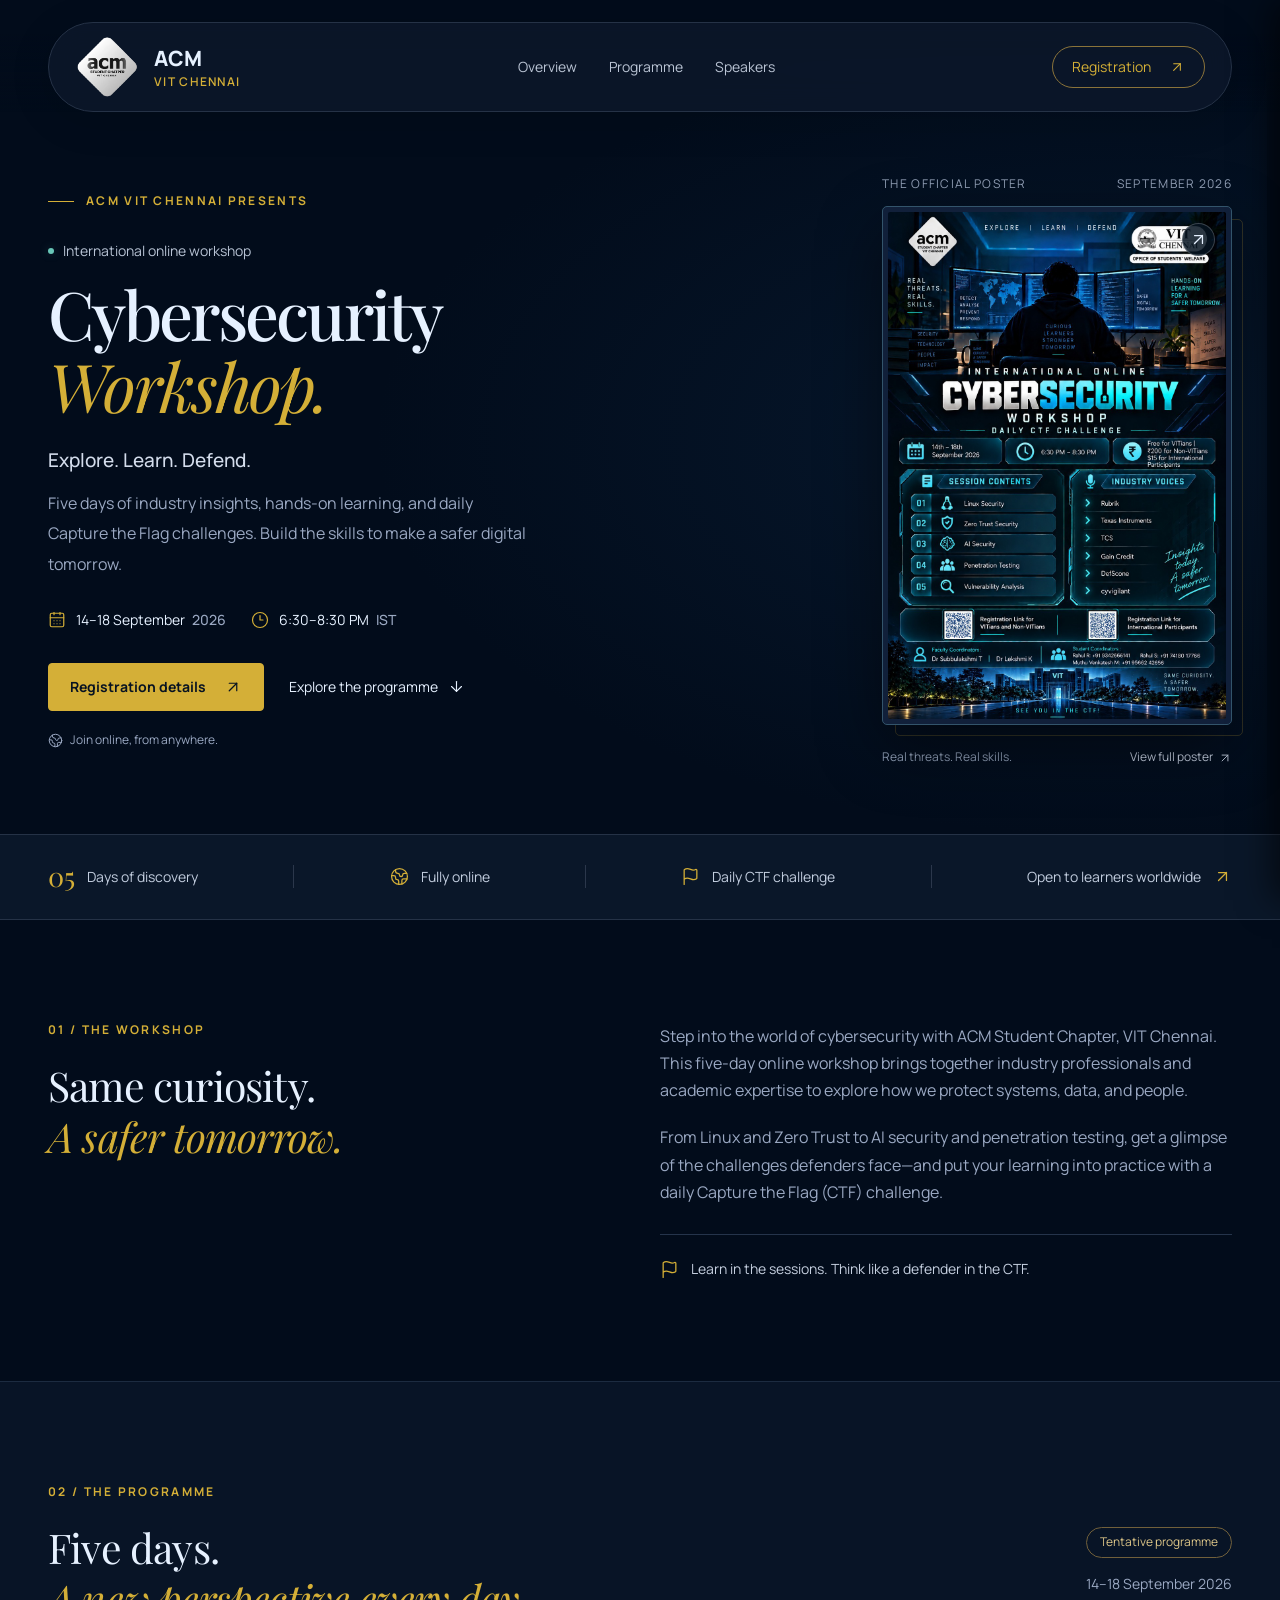
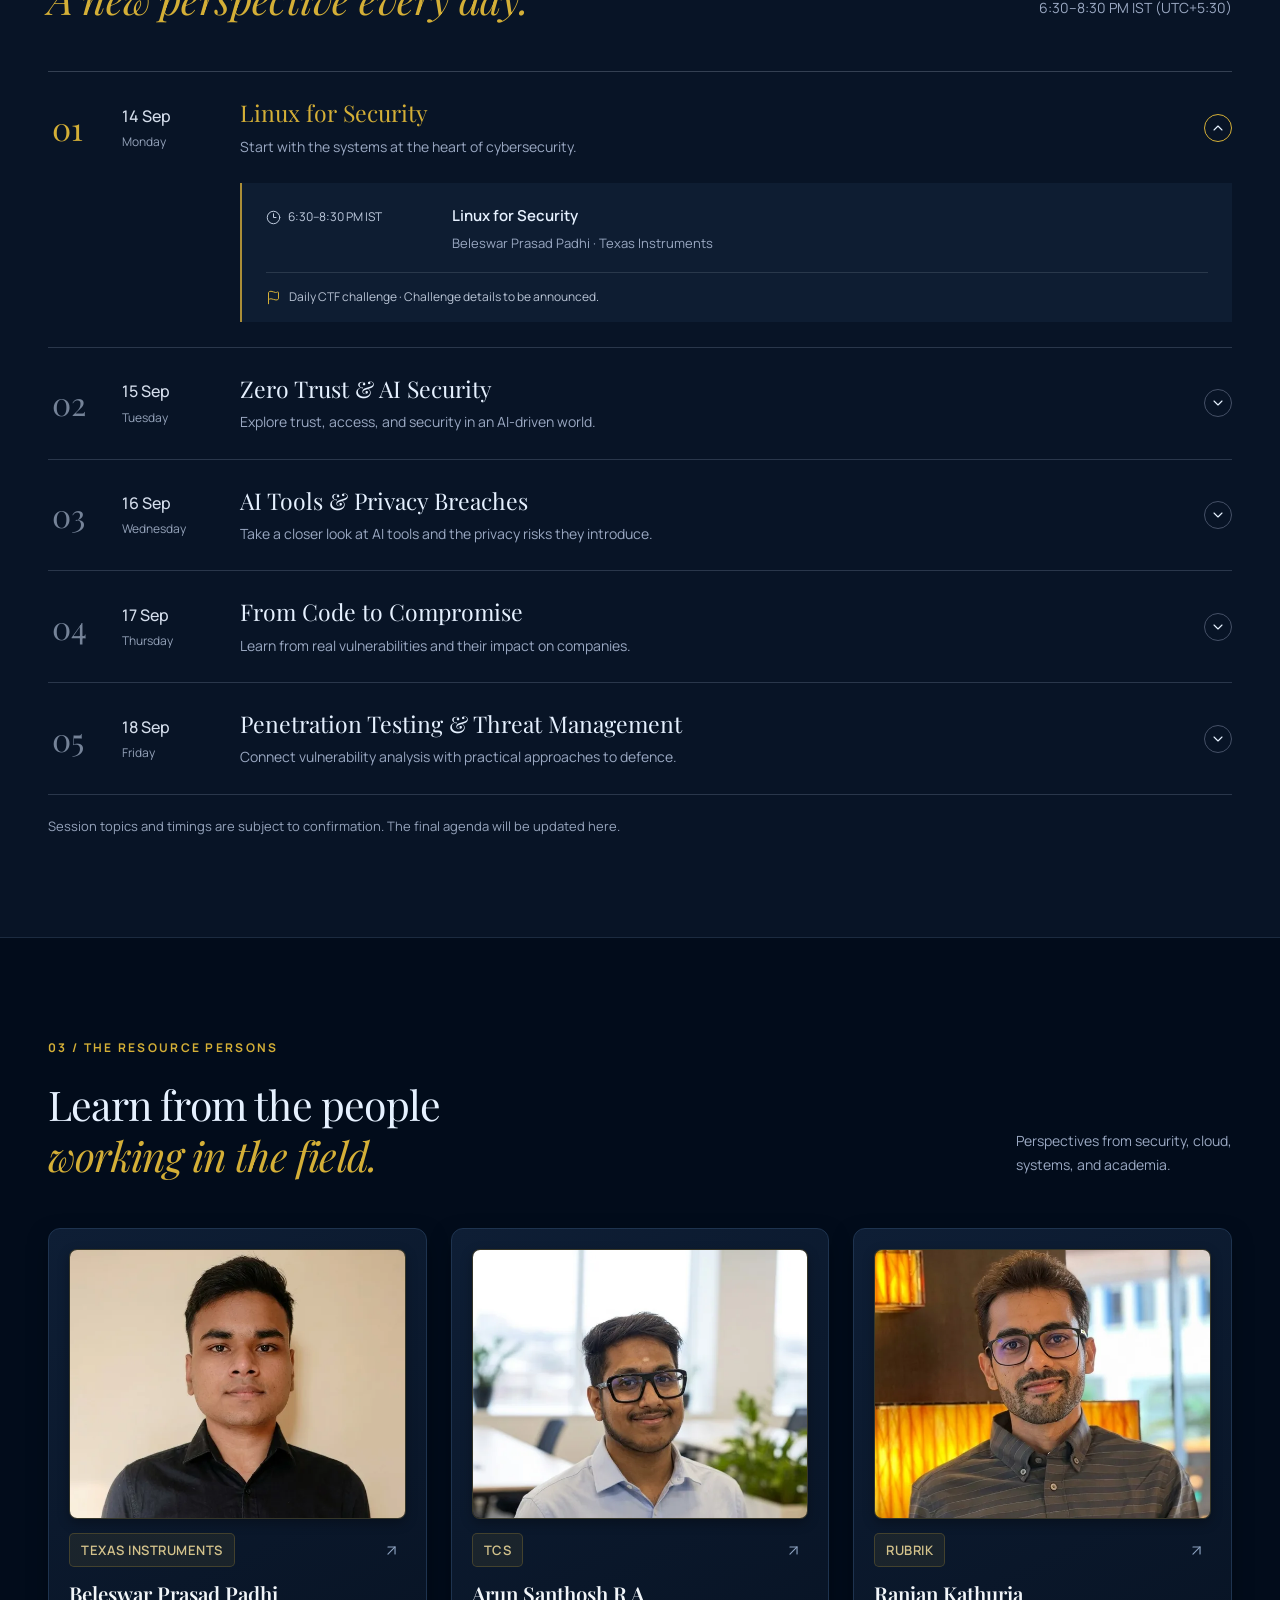
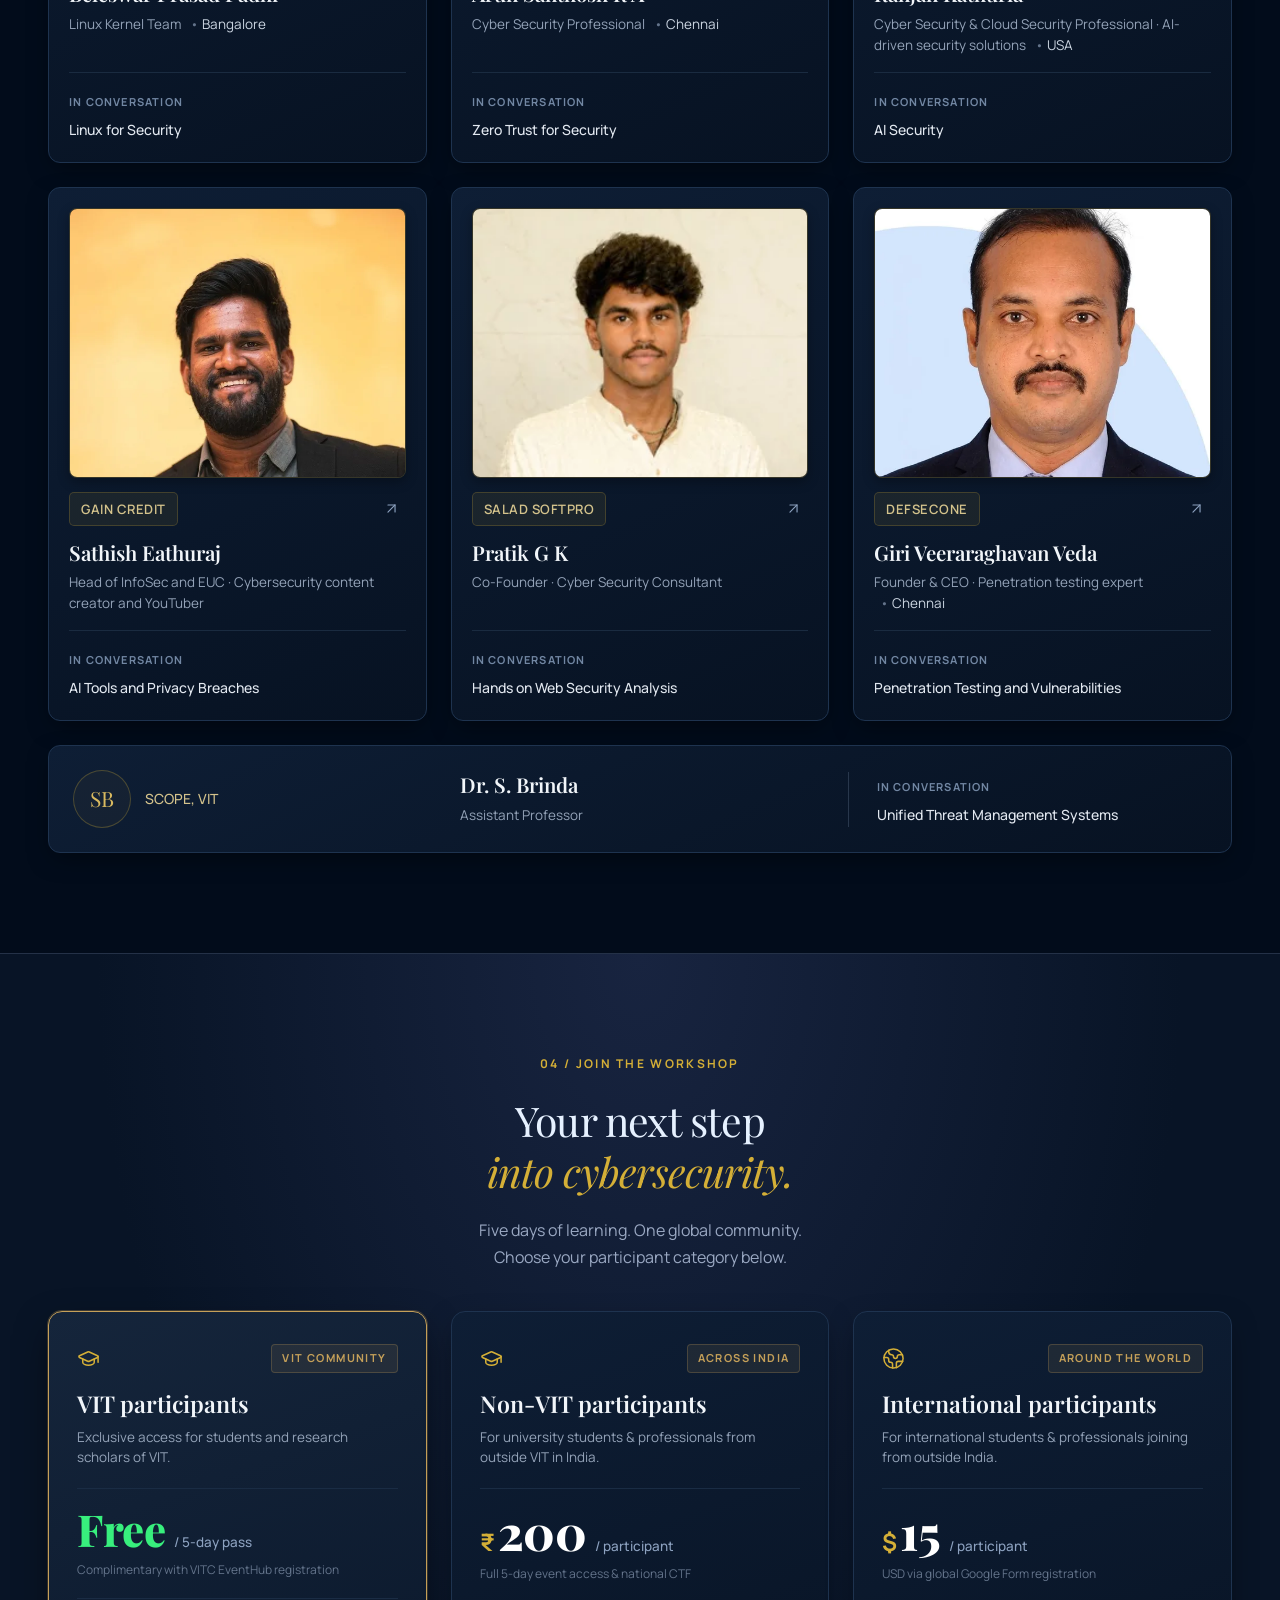
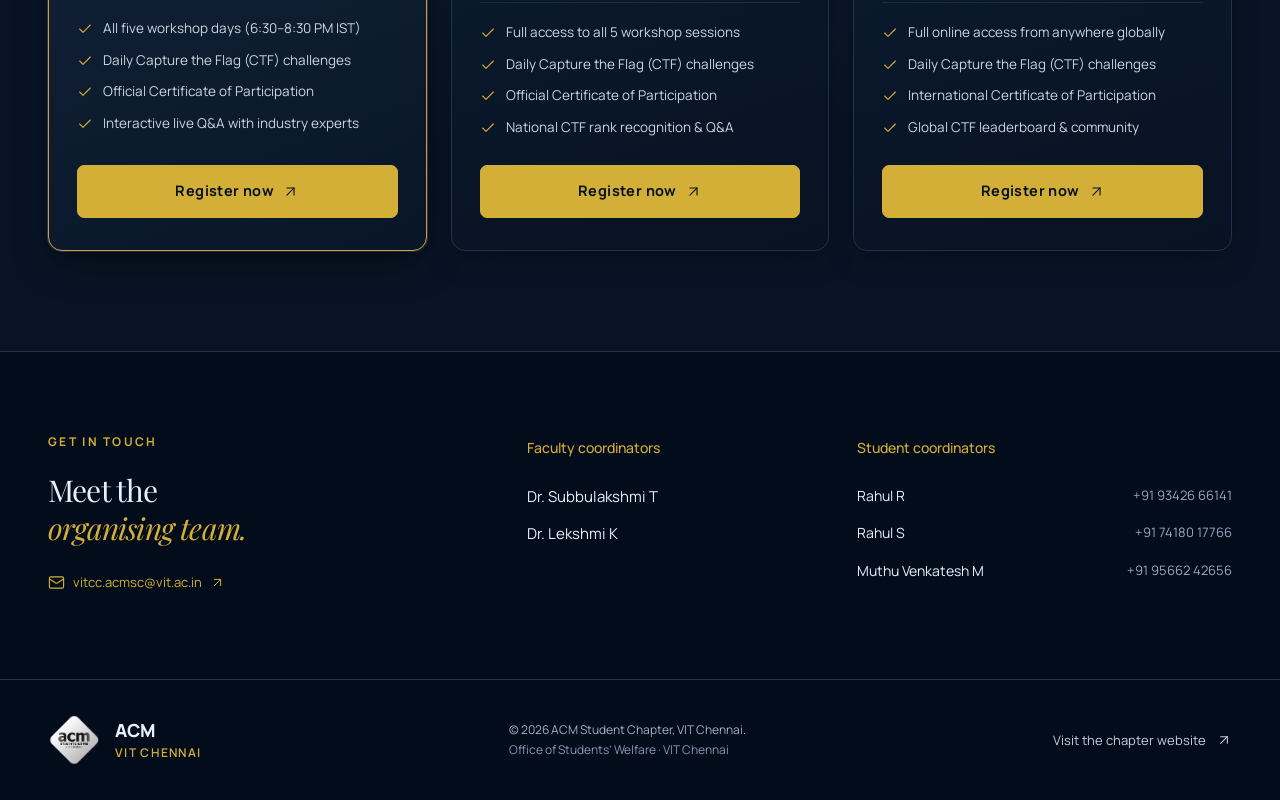
<file: events/cybersecurity-workshop/index.html>
<!doctype html>
<html lang="en" class="dark">

<head>
  <meta charset="UTF-8" />
  <meta name="viewport" content="width=device-width, initial-scale=1.0" />
  <title>Cybersecurity Workshop 2026 | ACM VIT Chennai</title>
  <meta name="description"
    content="A five-day international online cybersecurity workshop by ACM VIT Chennai. 14–18 September 2026, 6:30–8:30 PM IST. Industry speakers and daily CTF challenges." />
  <link rel="icon" href="images/acm-logo.webp" />
  <link rel="stylesheet" href="./assets/index-CUAu9GTP.css" />

  <style>
    /* =========================================================
         ACCORDION & BUTTON RESETS
         ========================================================= */
    .day-trigger {
      width: 100%;
      background: transparent;
      border: none;
      text-align: left;
      font: inherit;
      color: inherit;
    }

    .day-trigger>svg {
      transition: transform 0.25s ease, border-color 0.2s ease;
    }

    .day-trigger[aria-expanded="true"]>svg {
      transform: rotate(180deg);
      border-color: var(--gold);
    }

    /* =========================================================
         MOBILE DRAWER / SHEET
         ========================================================= */
    .mobile-sheet-overlay {
      position: fixed;
      inset: 0;
      z-index: 998;
      background: rgba(0, 0, 0, 0.72);
      backdrop-filter: blur(4px);
      opacity: 0;
      visibility: hidden;
      pointer-events: none;
      transition: opacity 0.25s ease, visibility 0.25s ease;
    }

    .mobile-sheet-overlay.is-open {
      opacity: 1;
      visibility: visible;
      pointer-events: auto;
    }

    .mobile-sheet {
      position: fixed;
      top: 0;
      right: 0;
      bottom: 0;
      z-index: 999;
      background: #081324;
      border-left: 1px solid #1f2f45;
      box-shadow: -8px 0 32px rgba(0, 0, 0, 0.6);
      padding: 65px 28px 30px;
      width: min(88vw, 370px) !important;
      transform: translateX(100%);
      transition: transform 0.28s cubic-bezier(0.16, 1, 0.3, 1);
      display: flex;
      flex-direction: column;
    }

    .mobile-sheet.is-open {
      transform: translateX(0);
    }

    .mobile-sheet-close {
      position: absolute;
      top: 20px;
      right: 20px;
      background: transparent;
      border: 1px solid #33435c;
      color: #cbd5e1;
      border-radius: 50%;
      width: 36px;
      height: 36px;
      display: grid;
      place-items: center;
      cursor: pointer;
      transition: color 0.18s, border-color 0.18s;
    }

    .mobile-sheet-close:hover {
      color: #fff;
      border-color: var(--gold);
    }

    /* =========================================================
         ENHANCED SPEAKER CARDS (SCALED 270px PORTRAITS)
         ========================================================= */
    .speaker-grid {
      grid-template-columns: repeat(3, minmax(0, 1fr)) !important;
      gap: 24px !important;
    }

    .speaker-card {
      position: relative !important;
      background: linear-gradient(155deg, #0e1e35 0%, #071222 100%) !important;
      border: 1px solid #1e334f !important;
      border-radius: 12px !important;
      padding: 20px !important;
      display: flex !important;
      flex-direction: column !important;
      transition: transform 0.22s ease, border-color 0.22s ease, box-shadow 0.22s ease !important;
      box-shadow: 0 8px 24px -6px rgba(0, 0, 0, 0.5) !important;
    }

    .speaker-card:hover {
      transform: translateY(-4px) !important;
      border-color: #c5a059 !important;
      box-shadow: 0 16px 36px -8px rgba(0, 0, 0, 0.7), 0 0 0 1px rgba(197, 160, 89, 0.3) !important;
    }

    /* Resource persons with photos */
    .speaker-card:not(.faculty-card) .speaker-top {
      display: grid !important;
      grid-template-columns: 1fr auto !important;
      grid-template-areas:
        "photo photo"
        "org link" !important;
      gap: 14px 10px !important;
      align-items: center !important;
      width: 100% !important;
    }

    .speaker-card:not(.faculty-card) .speaker-portrait {
      grid-area: photo !important;
      width: 100% !important;
      height: 270px !important;
      aspect-ratio: 1 / 1 !important;
      object-fit: cover !important;
      object-position: 50% 18% !important;
      border-radius: 8px !important;
      border: 1px solid rgba(212, 175, 55, 0.22) !important;
      background: #091424 !important;
      box-shadow: inset 0 0 20px rgba(0, 0, 0, 0.5), 0 4px 12px rgba(0, 0, 0, 0.3) !important;
      transition: transform 0.3s ease, border-color 0.3s ease !important;
    }

    .speaker-card:not(.faculty-card):hover .speaker-portrait {
      border-color: rgba(212, 175, 55, 0.55) !important;
    }

    .speaker-card:not(.faculty-card) .speaker-organisation {
      grid-area: org !important;
      color: #d4c38c !important;
      font-size: 13px !important;
      font-weight: 600 !important;
      letter-spacing: 0.5px !important;
      text-transform: uppercase !important;
      background: rgba(212, 175, 55, 0.08) !important;
      border: 1px solid rgba(212, 175, 55, 0.22) !important;
      padding: 5px 11px !important;
      border-radius: 5px !important;
      width: fit-content !important;
    }

    .speaker-card:not(.faculty-card) .speaker-link {
      grid-area: link !important;
      color: #8da2c0 !important;
      display: inline-flex !important;
      align-items: center !important;
      justify-content: center !important;
      padding: 6px !important;
      border-radius: 6px !important;
      transition: color 0.18s, background 0.18s, transform 0.18s !important;
    }

    .speaker-card:not(.faculty-card) .speaker-link:hover {
      color: #f5d77f !important;
      background: rgba(212, 175, 55, 0.14) !important;
      transform: scale(1.1) !important;
    }

    .speaker-bio {
      flex: 1 !important;
      margin-top: 14px !important;
    }

    .speaker-bio h3 {
      font-family: var(--serif) !important;
      font-size: 1.28rem !important;
      font-weight: 600 !important;
      color: #f1f5f9 !important;
      line-height: 1.3 !important;
    }

    .speaker-bio>p {
      color: #94a3b8 !important;
      margin-top: 6px !important;
      font-size: 13.5px !important;
      line-height: 1.55 !important;
    }

    .speaker-location {
      display: inline-block !important;
      margin-left: 6px !important;
      color: #cbd5e1 !important;
    }

    .speaker-location::before {
      content: "• " !important;
      color: #64748b !important;
    }

    .speaker-topic {
      border-top: 1px solid #1a2b40 !important;
      margin-top: 16px !important;
      padding-top: 14px !important;
    }

    .speaker-topic>span {
      display: inline-block !important;
      letter-spacing: 1.2px !important;
      color: #7287a3 !important;
      font-size: 11px !important;
      font-weight: 700 !important;
    }

    .speaker-topic p {
      color: #e2e8f0 !important;
      margin-top: 4px !important;
      font-size: 14px !important;
      font-weight: 500 !important;
    }

    /* Faculty Card (Dr. S. Brinda) */
    .faculty-card {
      grid-column: 1 / -1 !important;
      grid-template-columns: 1fr 1fr 1fr !important;
      align-items: center !important;
      gap: 28px !important;
      display: grid !important;
      padding: 24px !important;
    }

    .faculty-card .speaker-top {
      display: flex !important;
      align-items: center !important;
      gap: 14px !important;
      width: auto !important;
    }

    .faculty-card .speaker-monogram {
      color: #d9ba60 !important;
      width: 58px !important;
      height: 58px !important;
      font-family: var(--serif) !important;
      background: #d4af370a !important;
      border: 1px solid #d4af3747 !important;
      border-radius: 50% !important;
      flex-shrink: 0 !important;
      display: grid !important;
      place-items: center !important;
      font-size: 21px !important;
      letter-spacing: normal !important;
      box-shadow: none !important;
      aspect-ratio: auto !important;
    }

    .faculty-card .speaker-organisation {
      color: #d4c38c !important;
      font-size: 14px !important;
      font-weight: 500 !important;
      letter-spacing: normal !important;
      text-transform: none !important;
      background: transparent !important;
      border: none !important;
      padding: 0 !important;
      width: auto !important;
    }

    .faculty-card .speaker-bio {
      margin: 0 !important;
    }

    .faculty-card .speaker-topic {
      border-top: 0 !important;
      border-left: 1px solid #28374c !important;
      margin: 0 !important;
      padding: 0 0 0 28px !important;
    }

    @media (max-width: 960px) {
      .speaker-grid {
        grid-template-columns: repeat(2, minmax(0, 1fr)) !important;
      }

      .faculty-card {
        grid-column: span 2 !important;
        grid-template-columns: 1fr !important;
        gap: 16px !important;
      }

      .faculty-card .speaker-topic {
        border-left: 0 !important;
        border-top: 1px solid #1a2b40 !important;
        padding: 14px 0 0 0 !important;
      }
    }

    @media (max-width: 620px) {
      .speaker-grid {
        grid-template-columns: 1fr !important;
      }

      .faculty-card {
        grid-column: span 1 !important;
      }

      .speaker-card:not(.faculty-card) .speaker-portrait {
        height: 300px !important;
      }
    }

    /* =========================================================
       MODERN PRICING & REGISTRATION CARDS
       ========================================================= */
    .registration-grid {
      grid-template-columns: repeat(3, minmax(0, 1fr)) !important;
      gap: 24px !important;
      margin-top: 40px !important;
      align-items: stretch !important;
    }

    .registration-card {
      position: relative !important;
      overflow: hidden !important;
      background: linear-gradient(160deg, #0e1e35 0%, #071222 100%) !important;
      border: 1px solid #1e334f !important;
      border-radius: 14px !important;
      padding: 32px 28px !important;
      display: flex !important;
      flex-direction: column !important;
      transition: transform 0.25s ease, border-color 0.25s ease, box-shadow 0.25s ease !important;
      box-shadow: 0 10px 30px -8px rgba(0, 0, 0, 0.5) !important;
    }

    .registration-card:hover {
      transform: translateY(-6px) !important;
      border-color: #c5a059 !important;
      box-shadow: 0 20px 40px -10px rgba(0, 0, 0, 0.75), 0 0 0 1px rgba(197, 160, 89, 0.4) !important;
    }

    .registration-card.featured {
      background: linear-gradient(160deg, #15253b 0%, #091629 100%) !important;
      border-color: #c5a059 !important;
      box-shadow: 0 14px 38px -8px rgba(0, 0, 0, 0.65), 0 0 0 1px rgba(197, 160, 89, 0.3) !important;
    }

    /* Popular / Featured Ribbon in top-right corner */
    .pricing-ribbon {
      position: absolute;
      top: 20px;
      right: -34px;
      width: 130px;
      transform: rotate(45deg);
      background: linear-gradient(135deg, #d4af37, #a88a33);
      color: #050d18;
      font-size: 10.5px;
      font-weight: 800;
      letter-spacing: 1.2px;
      text-transform: uppercase;
      text-align: center;
      padding: 5px 0;
      box-shadow: 0 4px 10px rgba(0, 0, 0, 0.45);
      z-index: 5;
      pointer-events: none;
    }

    .registration-card-top {
      display: flex !important;
      align-items: center !important;
      justify-content: space-between !important;
      margin-bottom: 16px !important;
    }

    .registration-card-top svg {
      color: var(--gold, #c5a059) !important;
    }

    .registration-card-top span {
      font-size: 11px !important;
      font-weight: 700 !important;
      letter-spacing: 1.4px !important;
      text-transform: uppercase !important;
      color: #c5a059 !important;
      background: rgba(197, 160, 89, 0.1) !important;
      border: 1px solid rgba(197, 160, 89, 0.25) !important;
      padding: 4px 10px !important;
      border-radius: 4px !important;
    }

    .registration-card h3 {
      font-family: var(--serif, 'Playfair Display', serif) !important;
      font-size: 1.45rem !important;
      font-weight: 600 !important;
      color: #f1f5f9 !important;
      line-height: 1.3 !important;
      margin: 0 !important;
    }

    .registration-card-desc {
      color: #94a3b8 !important;
      font-size: 13.5px !important;
      line-height: 1.5 !important;
      margin-top: 8px !important;
      min-height: 40px !important;
    }

    /* Price Box */
    .pricing-price-box {
      margin: 20px 0 !important;
      padding: 18px 0 !important;
      border-top: 1px solid #1a2c44 !important;
      border-bottom: 1px solid #1a2c44 !important;
      display: flex !important;
      flex-direction: column !important;
    }

    .pricing-price-row {
      display: flex !important;
      align-items: baseline !important;
      gap: 3px !important;
    }

    .pricing-currency {
      font-size: 24px !important;
      font-weight: 700 !important;
      color: var(--gold, #c5a059) !important;
      line-height: 1 !important;
    }

    .pricing-value {
      font-size: 48px !important;
      font-weight: 800 !important;
      color: #ffffff !important;
      line-height: 1 !important;
      font-family: var(--serif, 'Playfair Display', serif) !important;
      letter-spacing: -0.5px !important;
    }

    .pricing-value.free {
      color: #38ef7d !important;
      font-size: 44px !important;
    }

    .pricing-frequency {
      font-size: 13.5px !important;
      font-weight: 500 !important;
      color: #8da2c0 !important;
      margin-left: 6px !important;
    }

    .pricing-note {
      font-size: 12px !important;
      color: #64748b !important;
      margin-top: 6px !important;
      display: block !important;
    }

    /* Feature List */
    .pricing-features {
      list-style: none !important;
      padding: 0 !important;
      margin: 0 0 28px 0 !important;
      display: flex !important;
      flex-direction: column !important;
      gap: 12px !important;
      flex: 1 !important;
    }

    .pricing-feature-item {
      display: flex !important;
      align-items: flex-start !important;
      gap: 10px !important;
      font-size: 13.5px !important;
      color: #cbd5e1 !important;
      line-height: 1.45 !important;
    }

    .pricing-feature-icon {
      color: var(--gold, #c5a059) !important;
      flex-shrink: 0 !important;
      margin-top: 2px !important;
    }

    .registration-card .registration-button {
      width: 100% !important;
      justify-content: center !important;
      padding: 13px 20px !important;
      font-size: 14.5px !important;
      font-weight: 700 !important;
      letter-spacing: 0.4px !important;
      border-radius: 7px !important;
      margin-top: auto !important;
      display: inline-flex !important;
      align-items: center !important;
      gap: 8px !important;
      transition: all 0.22s ease !important;
    }

    @media (max-width: 960px) {
      .registration-grid {
        grid-template-columns: repeat(2, minmax(0, 1fr)) !important;
      }
    }

    @media (max-width: 680px) {
      .registration-grid {
        grid-template-columns: 1fr !important;
      }

      .registration-card-desc {
        min-height: auto !important;
      }
    }
  </style>
</head>

<body>
  <a href="#main" class="skip-link">Skip to content</a>

  <!-- =========================================================
         HEADER & NAVBAR
         ========================================================= -->
  <header class="nav-wrap">
    <nav class="navbar container" aria-label="Main navigation">
      <a class="brand" href="https://vitchennai.acm.org/" aria-label="ACM VIT Chennai home">
        <span class="brand-mark" aria-hidden="true">
          <img src="images/acm-logo.webp" alt="ACM Logo" width="640" height="360" />
        </span>
        <span class="brand-name">ACM <small>VIT CHENNAI</small></span>
      </a>

      <div class="nav-links">
        <a href="#about">Overview</a>
        <a href="#schedule">Programme</a>
        <a href="#speakers">Speakers</a>
      </div>

      <a class="nav-cta" href="#register">
        Registration
        <svg xmlns="http://www.w3.org/2000/svg" width="16" height="16" viewBox="0 0 24 24" fill="none"
          stroke="currentColor" stroke-width="2" stroke-linecap="round" stroke-linejoin="round"
          class="lucide lucide-arrow-up-right">
          <path d="M7 7h10v10" />
          <path d="M7 17 17 7" />
        </svg>
      </a>

      <button class="mobile-menu" aria-label="Open navigation" id="mobile-menu-btn" aria-expanded="false"
        aria-controls="mobile-sheet">
        <svg xmlns="http://www.w3.org/2000/svg" width="24" height="24" viewBox="0 0 24 24" fill="none"
          stroke="currentColor" stroke-width="2" stroke-linecap="round" stroke-linejoin="round"
          class="lucide lucide-menu">
          <path d="M4 5h16" />
          <path d="M4 12h16" />
          <path d="M4 19h16" />
        </svg>
      </button>
    </nav>
  </header>

  <!-- Mobile Drawer Overlay & Sheet -->
  <div class="mobile-sheet-overlay" id="mobile-sheet-overlay"></div>
  <aside class="mobile-sheet" id="mobile-sheet" aria-label="Mobile navigation">
    <button class="mobile-sheet-close" id="mobile-sheet-close" aria-label="Close navigation">
      <svg xmlns="http://www.w3.org/2000/svg" width="18" height="18" viewBox="0 0 24 24" fill="none"
        stroke="currentColor" stroke-width="2" stroke-linecap="round" stroke-linejoin="round" class="lucide lucide-x">
        <path d="M18 6 6 18" />
        <path d="m6 6 12 12" />
      </svg>
    </button>
    <div style="font-family: var(--serif); font-size: 20px; font-weight: 600; color: #f1f5f9;">ACM VIT Chennai</div>
    <div style="color: var(--muted-foreground); font-size: 13px; margin-top: 4px;">Cybersecurity Workshop · 14–18
      September 2026</div>
    <nav aria-label="Mobile navigation">
      <a href="#about">
        <span>Overview</span>
        <svg xmlns="http://www.w3.org/2000/svg" width="18" height="18" viewBox="0 0 24 24" fill="none"
          stroke="currentColor" stroke-width="2" stroke-linecap="round" stroke-linejoin="round"
          class="lucide lucide-arrow-up-right">
          <path d="M7 7h10v10" />
          <path d="M7 17 17 7" />
        </svg>
      </a>
      <a href="#schedule">
        <span>Programme</span>
        <svg xmlns="http://www.w3.org/2000/svg" width="18" height="18" viewBox="0 0 24 24" fill="none"
          stroke="currentColor" stroke-width="2" stroke-linecap="round" stroke-linejoin="round"
          class="lucide lucide-arrow-up-right">
          <path d="M7 7h10v10" />
          <path d="M7 17 17 7" />
        </svg>
      </a>
      <a href="#speakers">
        <span>Speakers</span>
        <svg xmlns="http://www.w3.org/2000/svg" width="18" height="18" viewBox="0 0 24 24" fill="none"
          stroke="currentColor" stroke-width="2" stroke-linecap="round" stroke-linejoin="round"
          class="lucide lucide-arrow-up-right">
          <path d="M7 7h10v10" />
          <path d="M7 17 17 7" />
        </svg>
      </a>
      <a href="#register">
        <span>Registration</span>
        <svg xmlns="http://www.w3.org/2000/svg" width="18" height="18" viewBox="0 0 24 24" fill="none"
          stroke="currentColor" stroke-width="2" stroke-linecap="round" stroke-linejoin="round"
          class="lucide lucide-arrow-up-right">
          <path d="M7 7h10v10" />
          <path d="M7 17 17 7" />
        </svg>
      </a>
    </nav>
  </aside>

  <!-- =========================================================
         MAIN CONTENT
         ========================================================= -->
  <main id="main">
    <!-- HERO SECTION -->
    <section class="hero container" aria-labelledby="event-title">
      <div class="hero-copy">
        <div class="eyebrow">
          <span class="gold-line"></span> ACM VIT CHENNAI PRESENTS
        </div>
        <div class="event-label">
          <span class="status-dot"></span> International online workshop
        </div>
        <h1 id="event-title">
          Cybersecurity<br />
          <em>Workshop.</em>
        </h1>
        <p class="hero-tagline">Explore. Learn. Defend.</p>
        <p class="hero-description">
          Five days of industry insights, hands-on learning, and daily Capture the Flag challenges. Build the skills to
          make a safer digital tomorrow.
        </p>
        <div class="hero-facts">
          <div>
            <svg xmlns="http://www.w3.org/2000/svg" width="16" height="16" viewBox="0 0 24 24" fill="none"
              stroke="currentColor" stroke-width="2" stroke-linecap="round" stroke-linejoin="round"
              class="lucide lucide-calendar-days">
              <path d="M8 2v3" />
              <path d="M16 2v3" />
              <rect x="3" y="3" width="18" height="18" rx="2" />
              <path d="M3 9h18" />
              <path d="M8 13h.01" />
              <path d="M12 13h.01" />
              <path d="M16 13h.01" />
              <path d="M8 17h.01" />
              <path d="M12 17h.01" />
              <path d="M16 17h.01" />
            </svg>
            <span>14–18 September <strong>2026</strong></span>
          </div>
          <div>
            <svg xmlns="http://www.w3.org/2000/svg" width="15" height="15" viewBox="0 0 24 24" fill="none"
              stroke="currentColor" stroke-width="2" stroke-linecap="round" stroke-linejoin="round"
              class="lucide lucide-clock">
              <circle cx="12" cy="12" r="10" />
              <path d="M12 6v6h4" />
            </svg>
            <span>6:30–8:30 PM <strong>IST</strong></span>
          </div>
        </div>
        <div class="hero-actions">
          <a href="#register" class="button button-gold">
            Registration details
            <svg xmlns="http://www.w3.org/2000/svg" width="18" height="18" viewBox="0 0 24 24" fill="none"
              stroke="currentColor" stroke-width="2" stroke-linecap="round" stroke-linejoin="round"
              class="lucide lucide-arrow-up-right">
              <path d="M7 7h10v10" />
              <path d="M7 17 17 7" />
            </svg>
          </a>
          <a href="#schedule" class="text-link">
            Explore the programme
            <svg xmlns="http://www.w3.org/2000/svg" width="17" height="17" viewBox="0 0 24 24" fill="none"
              stroke="currentColor" stroke-width="2" stroke-linecap="round" stroke-linejoin="round"
              class="lucide lucide-arrow-down">
              <path d="M12 5v14" />
              <path d="m19 12-7 7-7-7" />
            </svg>
          </a>
        </div>
        <div class="hero-footnote">
          <svg xmlns="http://www.w3.org/2000/svg" width="15" height="15" viewBox="0 0 24 24" fill="none"
            stroke="currentColor" stroke-width="2" stroke-linecap="round" stroke-linejoin="round"
            class="lucide lucide-earth">
            <path d="M21.54 15H17a2 2 0 0 0-2 2v4.54" />
            <path d="M7 3.34V5a3 3 0 0 0 3 3a2 2 0 0 1 2 2c0 1.1.9 2 2 2a2 2 0 0 0 2-2c0-1.1.9-2 2-2h3.17" />
            <path d="M11 21.95V18a2 2 0 0 0-2-2a2 2 0 0 1-2-2v-1a2 2 0 0 0-2-2H2.05" />
            <circle cx="12" cy="12" r="10" />
          </svg>
          Join online, from anywhere.
        </div>
      </div>

      <figure class="poster-figure">
        <div class="poster-overline">
          <span>THE OFFICIAL POSTER</span>
          <span>SEPTEMBER 2026</span>
        </div>
        <a href="images/workshop-poster.jpg" target="_blank" rel="noreferrer noopener" class="poster-link"
          aria-label="View the full event poster in a new tab">
          <img class="poster" src="images/workshop-poster.jpg"
            alt="International Online Cybersecurity Workshop poster, ACM VIT Chennai, 14–18 September 2026. Topics include Linux, Zero Trust, AI security, penetration testing, and vulnerability analysis."
            width="1024" height="1536" />
          <span class="poster-expand">
            <svg xmlns="http://www.w3.org/2000/svg" width="19" height="19" viewBox="0 0 24 24" fill="none"
              stroke="currentColor" stroke-width="2" stroke-linecap="round" stroke-linejoin="round"
              class="lucide lucide-arrow-up-right">
              <path d="M7 7h10v10" />
              <path d="M7 17 17 7" />
            </svg>
          </span>
        </a>
        <figcaption>
          Real threats. Real skills.
          <a href="images/workshop-poster.jpg" target="_blank" rel="noreferrer noopener">
            View full poster
            <svg xmlns="http://www.w3.org/2000/svg" width="14" height="14" viewBox="0 0 24 24" fill="none"
              stroke="currentColor" stroke-width="2" stroke-linecap="round" stroke-linejoin="round"
              class="lucide lucide-arrow-up-right">
              <path d="M7 7h10v10" />
              <path d="M7 17 17 7" />
            </svg>
          </a>
        </figcaption>
      </figure>
    </section>

    <!-- EVENT STRIP -->
    <div class="event-strip">
      <div class="container">
        <span><span class="strip-number">05</span> Days of discovery</span>
        <i></i>
        <span>
          <svg xmlns="http://www.w3.org/2000/svg" width="16" height="16" viewBox="0 0 24 24" fill="none"
            stroke="currentColor" stroke-width="2" stroke-linecap="round" stroke-linejoin="round"
            class="lucide lucide-earth">
            <path d="M21.54 15H17a2 2 0 0 0-2 2v4.54" />
            <path d="M7 3.34V5a3 3 0 0 0 3 3a2 2 0 0 1 2 2c0 1.1.9 2 2 2a2 2 0 0 0 2-2c0-1.1.9-2 2-2h3.17" />
            <path d="M11 21.95V18a2 2 0 0 0-2-2a2 2 0 0 1-2-2v-1a2 2 0 0 0-2-2H2.05" />
            <circle cx="12" cy="12" r="10" />
          </svg>
          Fully online
        </span>
        <i></i>
        <span>
          <svg xmlns="http://www.w3.org/2000/svg" width="19" height="19" viewBox="0 0 24 24" fill="none"
            stroke="currentColor" stroke-width="2" stroke-linecap="round" stroke-linejoin="round"
            class="lucide lucide-flag">
            <path
              d="M4 22V4a1 1 0 0 1 .4-.8A6 6 0 0 1 8 2c3 0 5 2 7.333 2q2 0 3.067-.8A1 1 0 0 1 20 4v10a1 1 0 0 1-.4.8A6 6 0 0 1 16 16c-3 0-5-2-8-2a6 6 0 0 0-4 1.528" />
          </svg>
          Daily CTF challenge
        </span>
        <i></i>
        <span>
          Open to learners worldwide
          <svg xmlns="http://www.w3.org/2000/svg" width="17" height="17" viewBox="0 0 24 24" fill="none"
            stroke="currentColor" stroke-width="2" stroke-linecap="round" stroke-linejoin="round"
            class="lucide lucide-arrow-up-right">
            <path d="M7 7h10v10" />
            <path d="M7 17 17 7" />
          </svg>
        </span>
      </div>
    </div>

    <!-- ABOUT SECTION -->
    <section id="about" class="section container about-section" aria-labelledby="about-title">
      <div>
        <div class="eyebrow">01 / THE WORKSHOP</div>
        <h2 id="about-title">
          Same curiosity.<br />
          <em>A safer tomorrow.</em>
        </h2>
      </div>
      <div class="about-copy">
        <p>
          Step into the world of cybersecurity with ACM Student Chapter, VIT Chennai. This five-day online workshop
          brings together industry professionals and academic expertise to explore how we protect systems, data, and
          people.
        </p>
        <p>
          From Linux and Zero Trust to AI security and penetration testing, get a glimpse of the challenges defenders
          face—and put your learning into practice with a daily Capture the Flag (CTF) challenge.
        </p>
        <div class="about-note">
          <svg xmlns="http://www.w3.org/2000/svg" width="19" height="19" viewBox="0 0 24 24" fill="none"
            stroke="currentColor" stroke-width="2" stroke-linecap="round" stroke-linejoin="round"
            class="lucide lucide-flag">
            <path
              d="M4 22V4a1 1 0 0 1 .4-.8A6 6 0 0 1 8 2c3 0 5 2 7.333 2q2 0 3.067-.8A1 1 0 0 1 20 4v10a1 1 0 0 1-.4.8A6 6 0 0 1 16 16c-3 0-5-2-8-2a6 6 0 0 0-4 1.528" />
          </svg>
          <span>Learn in the sessions. Think like a defender in the CTF.</span>
        </div>
      </div>
    </section>

    <!-- PROGRAMME / SCHEDULE SECTION -->
    <section id="schedule" class="programme-section section" aria-labelledby="programme-title">
      <div class="container">
        <div class="section-heading">
          <div>
            <div class="eyebrow">02 / THE PROGRAMME</div>
            <h2 id="programme-title">
              Five days.<br />
              <em>A new perspective every day.</em>
            </h2>
          </div>
          <div class="schedule-meta">
            <span class="subtle-badge">Tentative programme</span>
            <p>
              14–18 September 2026<br />
              6:30–8:30 PM IST (UTC+5:30)
            </p>
          </div>
        </div>

        <!-- Interactive 5-Day Schedule Accordion -->
        <div class="programme-list">
          <!-- Day 01 -->
          <div class="day-item is-open" data-day="01">
            <button class="day-trigger" type="button" aria-expanded="true" aria-controls="day-01-content">
              <span class="day-number">01</span>
              <span class="day-date">14 Sep <small>Monday</small></span>
              <span class="day-heading">
                <span>Linux for Security</span>
                <small>Start with the systems at the heart of cybersecurity.</small>
              </span>
              <svg xmlns="http://www.w3.org/2000/svg" width="16" height="16" viewBox="0 0 24 24" fill="none"
                stroke="currentColor" stroke-width="2" stroke-linecap="round" stroke-linejoin="round"
                class="lucide lucide-chevron-down">
                <path d="m6 9 6 6 6-6" />
              </svg>
            </button>
            <div class="day-content" id="day-01-content" style="display: block;">
              <div class="session-list">
                <div class="session">
                  <span class="session-time">
                    <svg xmlns="http://www.w3.org/2000/svg" width="15" height="15" viewBox="0 0 24 24" fill="none"
                      stroke="currentColor" stroke-width="2" stroke-linecap="round" stroke-linejoin="round"
                      class="lucide lucide-clock">
                      <circle cx="12" cy="12" r="10" />
                      <path d="M12 6v6h4" />
                    </svg>
                    6:30–8:30 PM IST
                  </span>
                  <div>
                    <h3>Linux for Security</h3>
                    <p>Beleswar Prasad Padhi · Texas Instruments</p>
                  </div>
                </div>
                <p class="ctf-note">
                  <svg xmlns="http://www.w3.org/2000/svg" width="15" height="15" viewBox="0 0 24 24" fill="none"
                    stroke="currentColor" stroke-width="2" stroke-linecap="round" stroke-linejoin="round"
                    class="lucide lucide-flag">
                    <path
                      d="M4 22V4a1 1 0 0 1 .4-.8A6 6 0 0 1 8 2c3 0 5 2 7.333 2q2 0 3.067-.8A1 1 0 0 1 20 4v10a1 1 0 0 1-.4.8A6 6 0 0 1 16 16c-3 0-5-2-8-2a6 6 0 0 0-4 1.528" />
                  </svg>
                  Daily CTF challenge · Challenge details to be announced.
                </p>
              </div>
            </div>
          </div>

          <!-- Day 02 -->
          <div class="day-item" data-day="02">
            <button class="day-trigger" type="button" aria-expanded="false" aria-controls="day-02-content">
              <span class="day-number">02</span>
              <span class="day-date">15 Sep <small>Tuesday</small></span>
              <span class="day-heading">
                <span>Zero Trust &amp; AI Security</span>
                <small>Explore trust, access, and security in an AI-driven world.</small>
              </span>
              <svg xmlns="http://www.w3.org/2000/svg" width="16" height="16" viewBox="0 0 24 24" fill="none"
                stroke="currentColor" stroke-width="2" stroke-linecap="round" stroke-linejoin="round"
                class="lucide lucide-chevron-down">
                <path d="m6 9 6 6 6-6" />
              </svg>
            </button>
            <div class="day-content" id="day-02-content" style="display: none;">
              <div class="session-list">
                <div class="session">
                  <span class="session-time">
                    <svg xmlns="http://www.w3.org/2000/svg" width="15" height="15" viewBox="0 0 24 24" fill="none"
                      stroke="currentColor" stroke-width="2" stroke-linecap="round" stroke-linejoin="round"
                      class="lucide lucide-clock">
                      <circle cx="12" cy="12" r="10" />
                      <path d="M12 6v6h4" />
                    </svg>
                    6:30–7:25 PM IST
                  </span>
                  <div>
                    <h3>Zero Trust for Security</h3>
                    <p>Arun Santhosh R A · TCS</p>
                  </div>
                </div>
                <div class="session">
                  <span class="session-time">
                    <svg xmlns="http://www.w3.org/2000/svg" width="15" height="15" viewBox="0 0 24 24" fill="none"
                      stroke="currentColor" stroke-width="2" stroke-linecap="round" stroke-linejoin="round"
                      class="lucide lucide-clock">
                      <circle cx="12" cy="12" r="10" />
                      <path d="M12 6v6h4" />
                    </svg>
                    7:35–8:30 PM IST
                  </span>
                  <div>
                    <h3>AI Security</h3>
                    <p>Ranjan Kathuria · Rubrik</p>
                  </div>
                </div>
                <p class="ctf-note">
                  <svg xmlns="http://www.w3.org/2000/svg" width="15" height="15" viewBox="0 0 24 24" fill="none"
                    stroke="currentColor" stroke-width="2" stroke-linecap="round" stroke-linejoin="round"
                    class="lucide lucide-flag">
                    <path
                      d="M4 22V4a1 1 0 0 1 .4-.8A6 6 0 0 1 8 2c3 0 5 2 7.333 2q2 0 3.067-.8A1 1 0 0 1 20 4v10a1 1 0 0 1-.4.8A6 6 0 0 1 16 16c-3 0-5-2-8-2a6 6 0 0 0-4 1.528" />
                  </svg>
                  Daily CTF challenge · Challenge details to be announced.
                </p>
              </div>
            </div>
          </div>

          <!-- Day 03 -->
          <div class="day-item" data-day="03">
            <button class="day-trigger" type="button" aria-expanded="false" aria-controls="day-03-content">
              <span class="day-number">03</span>
              <span class="day-date">16 Sep <small>Wednesday</small></span>
              <span class="day-heading">
                <span>AI Tools &amp; Privacy Breaches</span>
                <small>Take a closer look at AI tools and the privacy risks they introduce.</small>
              </span>
              <svg xmlns="http://www.w3.org/2000/svg" width="16" height="16" viewBox="0 0 24 24" fill="none"
                stroke="currentColor" stroke-width="2" stroke-linecap="round" stroke-linejoin="round"
                class="lucide lucide-chevron-down">
                <path d="m6 9 6 6 6-6" />
              </svg>
            </button>
            <div class="day-content" id="day-03-content" style="display: none;">
              <div class="session-list">
                <div class="session">
                  <span class="session-time">
                    <svg xmlns="http://www.w3.org/2000/svg" width="15" height="15" viewBox="0 0 24 24" fill="none"
                      stroke="currentColor" stroke-width="2" stroke-linecap="round" stroke-linejoin="round"
                      class="lucide lucide-clock">
                      <circle cx="12" cy="12" r="10" />
                      <path d="M12 6v6h4" />
                    </svg>
                    6:30–8:30 PM IST
                  </span>
                  <div>
                    <h3>AI Tools and Privacy Breaches</h3>
                    <p>Sathish Eathuraj · Gain Credit</p>
                  </div>
                </div>
                <p class="ctf-note">
                  <svg xmlns="http://www.w3.org/2000/svg" width="15" height="15" viewBox="0 0 24 24" fill="none"
                    stroke="currentColor" stroke-width="2" stroke-linecap="round" stroke-linejoin="round"
                    class="lucide lucide-flag">
                    <path
                      d="M4 22V4a1 1 0 0 1 .4-.8A6 6 0 0 1 8 2c3 0 5 2 7.333 2q2 0 3.067-.8A1 1 0 0 1 20 4v10a1 1 0 0 1-.4.8A6 6 0 0 1 16 16c-3 0-5-2-8-2a6 6 0 0 0-4 1.528" />
                  </svg>
                  Daily CTF challenge · Challenge details to be announced.
                </p>
              </div>
            </div>
          </div>

          <!-- Day 04 -->
          <div class="day-item" data-day="04">
            <button class="day-trigger" type="button" aria-expanded="false" aria-controls="day-04-content">
              <span class="day-number">04</span>
              <span class="day-date">17 Sep <small>Thursday</small></span>
              <span class="day-heading">
                <span>From Code to Compromise</span>
                <small>Learn from real vulnerabilities and their impact on companies.</small>
              </span>
              <svg xmlns="http://www.w3.org/2000/svg" width="16" height="16" viewBox="0 0 24 24" fill="none"
                stroke="currentColor" stroke-width="2" stroke-linecap="round" stroke-linejoin="round"
                class="lucide lucide-chevron-down">
                <path d="m6 9 6 6 6-6" />
              </svg>
            </button>
            <div class="day-content" id="day-04-content" style="display: none;">
              <div class="session-list">
                <div class="session">
                  <span class="session-time">
                    <svg xmlns="http://www.w3.org/2000/svg" width="15" height="15" viewBox="0 0 24 24" fill="none"
                      stroke="currentColor" stroke-width="2" stroke-linecap="round" stroke-linejoin="round"
                      class="lucide lucide-clock">
                      <circle cx="12" cy="12" r="10" />
                      <path d="M12 6v6h4" />
                    </svg>
                    6:30–7:25 PM IST
                  </span>
                  <div>
                    <h3>From Code to Compromise: Real Vulnerabilities That Cost Companies Millions</h3>
                    <p>Abhishek Kumar · cyvigilant</p>
                  </div>
                </div>
                <p class="ctf-note">
                  <svg xmlns="http://www.w3.org/2000/svg" width="15" height="15" viewBox="0 0 24 24" fill="none"
                    stroke="currentColor" stroke-width="2" stroke-linecap="round" stroke-linejoin="round"
                    class="lucide lucide-flag">
                    <path
                      d="M4 22V4a1 1 0 0 1 .4-.8A6 6 0 0 1 8 2c3 0 5 2 7.333 2q2 0 3.067-.8A1 1 0 0 1 20 4v10a1 1 0 0 1-.4.8A6 6 0 0 1 16 16c-3 0-5-2-8-2a6 6 0 0 0-4 1.528" />
                  </svg>
                  Daily CTF challenge · Challenge details to be announced.
                </p>
              </div>
            </div>
          </div>

          <!-- Day 05 -->
          <div class="day-item" data-day="05">
            <button class="day-trigger" type="button" aria-expanded="false" aria-controls="day-05-content">
              <span class="day-number">05</span>
              <span class="day-date">18 Sep <small>Friday</small></span>
              <span class="day-heading">
                <span>Penetration Testing &amp; Threat Management</span>
                <small>Connect vulnerability analysis with practical approaches to defence.</small>
              </span>
              <svg xmlns="http://www.w3.org/2000/svg" width="16" height="16" viewBox="0 0 24 24" fill="none"
                stroke="currentColor" stroke-width="2" stroke-linecap="round" stroke-linejoin="round"
                class="lucide lucide-chevron-down">
                <path d="m6 9 6 6 6-6" />
              </svg>
            </button>
            <div class="day-content" id="day-05-content" style="display: none;">
              <div class="session-list">
                <div class="session">
                  <span class="session-time">
                    <svg xmlns="http://www.w3.org/2000/svg" width="15" height="15" viewBox="0 0 24 24" fill="none"
                      stroke="currentColor" stroke-width="2" stroke-linecap="round" stroke-linejoin="round"
                      class="lucide lucide-clock">
                      <circle cx="12" cy="12" r="10" />
                      <path d="M12 6v6h4" />
                    </svg>
                    6:30–7:25 PM IST
                  </span>
                  <div>
                    <h3>Unified Threat Management Systems</h3>
                    <p>Dr. S. Brinda · SCOPE, VIT</p>
                  </div>
                </div>
                <div class="session">
                  <span class="session-time">
                    <svg xmlns="http://www.w3.org/2000/svg" width="15" height="15" viewBox="0 0 24 24" fill="none"
                      stroke="currentColor" stroke-width="2" stroke-linecap="round" stroke-linejoin="round"
                      class="lucide lucide-clock">
                      <circle cx="12" cy="12" r="10" />
                      <path d="M12 6v6h4" />
                    </svg>
                    7:35–8:30 PM IST
                  </span>
                  <div>
                    <h3>Penetration Testing and Vulnerabilities</h3>
                    <p>Giri Veeraraghavan Veda · DefSecone</p>
                  </div>
                </div>
                <p class="ctf-note">
                  <svg xmlns="http://www.w3.org/2000/svg" width="15" height="15" viewBox="0 0 24 24" fill="none"
                    stroke="currentColor" stroke-width="2" stroke-linecap="round" stroke-linejoin="round"
                    class="lucide lucide-flag">
                    <path
                      d="M4 22V4a1 1 0 0 1 .4-.8A6 6 0 0 1 8 2c3 0 5 2 7.333 2q2 0 3.067-.8A1 1 0 0 1 20 4v10a1 1 0 0 1-.4.8A6 6 0 0 1 16 16c-3 0-5-2-8-2a6 6 0 0 0-4 1.528" />
                  </svg>
                  Daily CTF challenge · Challenge details to be announced.
                </p>
              </div>
            </div>
          </div>
        </div>

        <p class="programme-note">
          Session topics and timings are subject to confirmation. The final agenda will be updated here.
        </p>
      </div>
    </section>

    <!-- RESOURCE PERSONS / SPEAKERS SECTION -->
    <section id="speakers" class="section container" aria-labelledby="speakers-title">
      <div class="section-heading">
        <div>
          <div class="eyebrow">03 / THE RESOURCE PERSONS</div>
          <h2 id="speakers-title">
            Learn from the people<br />
            <em>working in the field.</em>
          </h2>
        </div>
        <p class="section-aside">
          Perspectives from security, cloud,<br />
          systems, and academia.
        </p>
      </div>

      <div class="speaker-grid">
        <!-- 1. Beleswar Prasad Padhi -->
        <article class="speaker-card">
          <div class="speaker-top">
            <img class="speaker-portrait" src="images/speakers/beleswar-prasad-padhi.webp" alt="Beleswar Prasad Padhi"
              width="640" height="640" loading="lazy" />
            <span class="speaker-organisation">Texas Instruments</span>
            <a class="speaker-link" href="https://www.linkedin.com/in/3v3ryone/" target="_blank"
              rel="noreferrer noopener" aria-label="View Beleswar Prasad Padhi on LinkedIn (opens in a new tab)">
              <svg xmlns="http://www.w3.org/2000/svg" width="17" height="17" viewBox="0 0 24 24" fill="none"
                stroke="currentColor" stroke-width="2" stroke-linecap="round" stroke-linejoin="round"
                class="lucide lucide-arrow-up-right">
                <path d="M7 7h10v10" />
                <path d="M7 17 17 7" />
              </svg>
            </a>
          </div>
          <div class="speaker-bio">
            <h3>Beleswar Prasad Padhi</h3>
            <p>Linux Kernel Team <span class="speaker-location">Bangalore</span></p>
          </div>
          <div class="speaker-topic">
            <span>IN CONVERSATION</span>
            <p>Linux for Security</p>
          </div>
        </article>

        <!-- 2. Arun Santhosh R A -->
        <article class="speaker-card">
          <div class="speaker-top">
            <img class="speaker-portrait" src="images/speakers/arun-santhosh.webp" alt="Arun Santhosh R A" width="640"
              height="640" loading="lazy" />
            <span class="speaker-organisation">TCS</span>
            <a class="speaker-link" href="https://www.linkedin.com/in/arun-santhosh-r-a-/" target="_blank"
              rel="noreferrer noopener" aria-label="View Arun Santhosh R A on LinkedIn (opens in a new tab)">
              <svg xmlns="http://www.w3.org/2000/svg" width="17" height="17" viewBox="0 0 24 24" fill="none"
                stroke="currentColor" stroke-width="2" stroke-linecap="round" stroke-linejoin="round"
                class="lucide lucide-arrow-up-right">
                <path d="M7 7h10v10" />
                <path d="M7 17 17 7" />
              </svg>
            </a>
          </div>
          <div class="speaker-bio">
            <h3>Arun Santhosh R A</h3>
            <p>Cyber Security Professional <span class="speaker-location">Chennai</span></p>
          </div>
          <div class="speaker-topic">
            <span>IN CONVERSATION</span>
            <p>Zero Trust for Security</p>
          </div>
        </article>

        <!-- 3. Ranjan Kathuria -->
        <article class="speaker-card">
          <div class="speaker-top">
            <img class="speaker-portrait" src="images/speakers/ranjan-kathuria.webp" alt="Ranjan Kathuria" width="640"
              height="640" loading="lazy" />
            <span class="speaker-organisation">Rubrik</span>
            <a class="speaker-link" href="https://www.linkedin.com/in/kathuriaranjan/" target="_blank"
              rel="noreferrer noopener" aria-label="View Ranjan Kathuria on LinkedIn (opens in a new tab)">
              <svg xmlns="http://www.w3.org/2000/svg" width="17" height="17" viewBox="0 0 24 24" fill="none"
                stroke="currentColor" stroke-width="2" stroke-linecap="round" stroke-linejoin="round"
                class="lucide lucide-arrow-up-right">
                <path d="M7 7h10v10" />
                <path d="M7 17 17 7" />
              </svg>
            </a>
          </div>
          <div class="speaker-bio">
            <h3>Ranjan Kathuria</h3>
            <p>Cyber Security &amp; Cloud Security Professional · AI-driven security solutions <span
                class="speaker-location">USA</span></p>
          </div>
          <div class="speaker-topic">
            <span>IN CONVERSATION</span>
            <p>AI Security</p>
          </div>
        </article>

        <!-- 4. Sathish Eathuraj -->
        <article class="speaker-card">
          <div class="speaker-top">
            <img class="speaker-portrait" src="images/speakers/sathish-eathuraj.webp" alt="Sathish Eathuraj" width="640"
              height="640" loading="lazy" />
            <span class="speaker-organisation">Gain Credit</span>
            <a class="speaker-link" href="https://www.linkedin.com/in/satzzz/" target="_blank" rel="noreferrer noopener"
              aria-label="View Sathish Eathuraj on LinkedIn (opens in a new tab)">
              <svg xmlns="http://www.w3.org/2000/svg" width="17" height="17" viewBox="0 0 24 24" fill="none"
                stroke="currentColor" stroke-width="2" stroke-linecap="round" stroke-linejoin="round"
                class="lucide lucide-arrow-up-right">
                <path d="M7 7h10v10" />
                <path d="M7 17 17 7" />
              </svg>
            </a>
          </div>
          <div class="speaker-bio">
            <h3>Sathish Eathuraj</h3>
            <p>Head of InfoSec and EUC · Cybersecurity content creator and YouTuber</p>
          </div>
          <div class="speaker-topic">
            <span>IN CONVERSATION</span>
            <p>AI Tools and Privacy Breaches</p>
          </div>
        </article>

        <!-- 5. Pratik G K -->
        <article class="speaker-card">
          <div class="speaker-top">
            <img class="speaker-portrait" src="images/speakers/pratik.webp" alt="Pratik G K" width="640" height="640"
              loading="lazy" />
            <span class="speaker-organisation">Salad SoftPro</span>
            <a class="speaker-link" href="https://www.linkedin.com/in/pratik-g-k/" target="_blank"
              rel="noreferrer noopener" aria-label="View Pratik G K on LinkedIn (opens in a new tab)">
              <svg xmlns="http://www.w3.org/2000/svg" width="17" height="17" viewBox="0 0 24 24" fill="none"
                stroke="currentColor" stroke-width="2" stroke-linecap="round" stroke-linejoin="round"
                class="lucide lucide-arrow-up-right">
                <path d="M7 7h10v10" />
                <path d="M7 17 17 7" />
              </svg>
            </a>
          </div>
          <div class="speaker-bio">
            <h3>Pratik G K</h3>
            <p>Co-Founder · Cyber Security Consultant</p>
          </div>
          <div class="speaker-topic">
            <span>IN CONVERSATION</span>
            <p>Hands on Web Security Analysis</p>
          </div>
        </article>


        <!-- 6. Giri Veeraraghavan Veda -->
        <article class="speaker-card">
          <div class="speaker-top">
            <img class="speaker-portrait" src="images/speakers/giri-veeraraghavan.webp" alt="Giri Veeraraghavan Veda"
              width="640" height="640" loading="lazy" />
            <span class="speaker-organisation">DefSecone</span>
            <a class="speaker-link" href="https://www.linkedin.com/in/girivv/" target="_blank" rel="noreferrer noopener"
              aria-label="View Giri Veeraraghavan Veda on LinkedIn (opens in a new tab)">
              <svg xmlns="http://www.w3.org/2000/svg" width="17" height="17" viewBox="0 0 24 24" fill="none"
                stroke="currentColor" stroke-width="2" stroke-linecap="round" stroke-linejoin="round"
                class="lucide lucide-arrow-up-right">
                <path d="M7 7h10v10" />
                <path d="M7 17 17 7" />
              </svg>
            </a>
          </div>
          <div class="speaker-bio">
            <h3>Giri Veeraraghavan Veda</h3>
            <p>Founder &amp; CEO · Penetration testing expert <span class="speaker-location">Chennai</span></p>
          </div>
          <div class="speaker-topic">
            <span>IN CONVERSATION</span>
            <p>Penetration Testing and Vulnerabilities</p>
          </div>
        </article>

        <!-- 7. Dr. S. Brinda (Faculty Coordinator & Speaker) -->
        <article class="speaker-card faculty-card">
          <div class="speaker-top">
            <div class="speaker-monogram" aria-hidden="true">SB</div>
            <span class="speaker-organisation">SCOPE, VIT</span>
          </div>
          <div class="speaker-bio">
            <h3>Dr. S. Brinda</h3>
            <p>Assistant Professor</p>
          </div>
          <div class="speaker-topic">
            <span>IN CONVERSATION</span>
            <p>Unified Threat Management Systems</p>
          </div>
        </article>
      </div>
    </section>

    <!-- REGISTRATION SECTION -->
    <section id="register" class="section registration-section" aria-labelledby="registration-title">
      <div class="container">
        <div class="registration-heading">
          <div class="eyebrow">04 / JOIN THE WORKSHOP</div>
          <h2 id="registration-title">
            Your next step<br />
            <em>into cybersecurity.</em>
          </h2>
          <p>
            Five days of learning. One global community.<br />
            Choose your participant category below.
          </p>
        </div>

        <div class="registration-grid">
          <!-- 1. VIT Community -->
          <article class="registration-card featured">
            <div class="registration-card-top">
              <svg xmlns="http://www.w3.org/2000/svg" width="23" height="23" viewBox="0 0 24 24" fill="none"
                stroke="currentColor" stroke-width="2" stroke-linecap="round" stroke-linejoin="round"
                class="lucide lucide-graduation-cap">
                <path
                  d="M21.42 10.922a1 1 0 0 0-.019-1.838L12.83 5.18a2 2 0 0 0-1.66 0L2.6 9.08a1 1 0 0 0 0 1.832l8.57 3.908a2 2 0 0 0 1.66 0z" />
                <path d="M22 10v6" />
                <path d="M6 12.5V16a6 3 0 0 0 12 0v-3.5" />
              </svg>
              <span>VIT COMMUNITY</span>
            </div>
            <h3>VIT participants</h3>
            <p class="registration-card-desc">Exclusive access for students and research scholars of VIT.</p>

            <div class="pricing-price-box">
              <div class="pricing-price-row">
                <span class="pricing-value free">Free</span>
                <span class="pricing-frequency">/ 5-day pass</span>
              </div>
              <span class="pricing-note">Complimentary with VITC EventHub registration</span>
            </div>

            <ul class="pricing-features">
              <li class="pricing-feature-item">
                <svg xmlns="http://www.w3.org/2000/svg" width="16" height="16" viewBox="0 0 24 24" fill="none"
                  stroke="currentColor" stroke-width="2" stroke-linecap="round" stroke-linejoin="round"
                  class="pricing-feature-icon lucide lucide-check">
                  <path d="M20 6 9 17l-5-5" />
                </svg>
                <span>All five workshop days (6:30–8:30 PM IST)</span>
              </li>
              <li class="pricing-feature-item">
                <svg xmlns="http://www.w3.org/2000/svg" width="16" height="16" viewBox="0 0 24 24" fill="none"
                  stroke="currentColor" stroke-width="2" stroke-linecap="round" stroke-linejoin="round"
                  class="pricing-feature-icon lucide lucide-check">
                  <path d="M20 6 9 17l-5-5" />
                </svg>
                <span>Daily Capture the Flag (CTF) challenges</span>
              </li>
              <li class="pricing-feature-item">
                <svg xmlns="http://www.w3.org/2000/svg" width="16" height="16" viewBox="0 0 24 24" fill="none"
                  stroke="currentColor" stroke-width="2" stroke-linecap="round" stroke-linejoin="round"
                  class="pricing-feature-icon lucide lucide-check">
                  <path d="M20 6 9 17l-5-5" />
                </svg>
                <span>Official Certificate of Participation</span>
              </li>
              <li class="pricing-feature-item">
                <svg xmlns="http://www.w3.org/2000/svg" width="16" height="16" viewBox="0 0 24 24" fill="none"
                  stroke="currentColor" stroke-width="2" stroke-linecap="round" stroke-linejoin="round"
                  class="pricing-feature-icon lucide lucide-check">
                  <path d="M20 6 9 17l-5-5" />
                </svg>
                <span>Interactive live Q&amp;A with industry experts</span>
              </li>
            </ul>

            <a href="https://eventhubcc.vit.ac.in/EventHub/#:~:text=International%20Cyber%20Security%20workshop"
              target="_blank" rel="noreferrer noopener" class="button button-gold registration-button">
              Register now
              <svg xmlns="http://www.w3.org/2000/svg" width="17" height="17" viewBox="0 0 24 24" fill="none"
                stroke="currentColor" stroke-width="2" stroke-linecap="round" stroke-linejoin="round"
                class="lucide lucide-arrow-up-right">
                <path d="M7 7h10v10" />
                <path d="M7 17 17 7" />
              </svg>
            </a>
          </article>

          <!-- 2. Non-VIT Across India (Featured with POPULAR Ribbon) -->
          <article class="registration-card">
            <div class="registration-card-top">
              <svg xmlns="http://www.w3.org/2000/svg" width="23" height="23" viewBox="0 0 24 24" fill="none"
                stroke="currentColor" stroke-width="2" stroke-linecap="round" stroke-linejoin="round"
                class="lucide lucide-graduation-cap">
                <path
                  d="M21.42 10.922a1 1 0 0 0-.019-1.838L12.83 5.18a2 2 0 0 0-1.66 0L2.6 9.08a1 1 0 0 0 0 1.832l8.57 3.908a2 2 0 0 0 1.66 0z" />
                <path d="M22 10v6" />
                <path d="M6 12.5V16a6 3 0 0 0 12 0v-3.5" />
              </svg>
              <span>ACROSS INDIA</span>
            </div>
            <h3>Non-VIT participants</h3>
            <p class="registration-card-desc">For university students &amp; professionals from outside VIT in India.</p>

            <div class="pricing-price-box">
              <div class="pricing-price-row">
                <span class="pricing-currency">₹</span>
                <span class="pricing-value">200</span>
                <span class="pricing-frequency">/ participant</span>
              </div>
              <span class="pricing-note">Full 5-day event access &amp; national CTF</span>
            </div>

            <ul class="pricing-features">
              <li class="pricing-feature-item">
                <svg xmlns="http://www.w3.org/2000/svg" width="16" height="16" viewBox="0 0 24 24" fill="none"
                  stroke="currentColor" stroke-width="2" stroke-linecap="round" stroke-linejoin="round"
                  class="pricing-feature-icon lucide lucide-check">
                  <path d="M20 6 9 17l-5-5" />
                </svg>
                <span>Full access to all 5 workshop sessions</span>
              </li>
              <li class="pricing-feature-item">
                <svg xmlns="http://www.w3.org/2000/svg" width="16" height="16" viewBox="0 0 24 24" fill="none"
                  stroke="currentColor" stroke-width="2" stroke-linecap="round" stroke-linejoin="round"
                  class="pricing-feature-icon lucide lucide-check">
                  <path d="M20 6 9 17l-5-5" />
                </svg>
                <span>Daily Capture the Flag (CTF) challenges</span>
              </li>
              <li class="pricing-feature-item">
                <svg xmlns="http://www.w3.org/2000/svg" width="16" height="16" viewBox="0 0 24 24" fill="none"
                  stroke="currentColor" stroke-width="2" stroke-linecap="round" stroke-linejoin="round"
                  class="pricing-feature-icon lucide lucide-check">
                  <path d="M20 6 9 17l-5-5" />
                </svg>
                <span>Official Certificate of Participation</span>
              </li>
              <li class="pricing-feature-item">
                <svg xmlns="http://www.w3.org/2000/svg" width="16" height="16" viewBox="0 0 24 24" fill="none"
                  stroke="currentColor" stroke-width="2" stroke-linecap="round" stroke-linejoin="round"
                  class="pricing-feature-icon lucide lucide-check">
                  <path d="M20 6 9 17l-5-5" />
                </svg>
                <span>National CTF rank recognition &amp; Q&amp;A</span>
              </li>
            </ul>

            <a href="https://eventhubcc.vit.ac.in/EventHub/#:~:text=International%20Cyber%20Security%20workshop"
              target="_blank" rel="noreferrer noopener" class="button button-gold registration-button">
              Register now
              <svg xmlns="http://www.w3.org/2000/svg" width="17" height="17" viewBox="0 0 24 24" fill="none"
                stroke="currentColor" stroke-width="2" stroke-linecap="round" stroke-linejoin="round"
                class="lucide lucide-arrow-up-right">
                <path d="M7 7h10v10" />
                <path d="M7 17 17 7" />
              </svg>
            </a>
          </article>

          <!-- 3. International -->
          <article class="registration-card">
            <div class="registration-card-top">
              <svg xmlns="http://www.w3.org/2000/svg" width="23" height="23" viewBox="0 0 24 24" fill="none"
                stroke="currentColor" stroke-width="2" stroke-linecap="round" stroke-linejoin="round"
                class="lucide lucide-earth">
                <path d="M21.54 15H17a2 2 0 0 0-2 2v4.54" />
                <path d="M7 3.34V5a3 3 0 0 0 3 3a2 2 0 0 1 2 2c0 1.1.9 2 2 2a2 2 0 0 0 2-2c0-1.1.9-2 2-2h3.17" />
                <path d="M11 21.95V18a2 2 0 0 0-2-2a2 2 0 0 1-2-2v-1a2 2 0 0 0-2-2H2.05" />
                <circle cx="12" cy="12" r="10" />
              </svg>
              <span>AROUND THE WORLD</span>
            </div>
            <h3>International participants</h3>
            <p class="registration-card-desc">For international students &amp; professionals joining from outside India.
            </p>

            <div class="pricing-price-box">
              <div class="pricing-price-row">
                <span class="pricing-currency">$</span>
                <span class="pricing-value">15</span>
                <span class="pricing-frequency">/ participant</span>
              </div>
              <span class="pricing-note">USD via global Google Form registration</span>
            </div>

            <ul class="pricing-features">
              <li class="pricing-feature-item">
                <svg xmlns="http://www.w3.org/2000/svg" width="16" height="16" viewBox="0 0 24 24" fill="none"
                  stroke="currentColor" stroke-width="2" stroke-linecap="round" stroke-linejoin="round"
                  class="pricing-feature-icon lucide lucide-check">
                  <path d="M20 6 9 17l-5-5" />
                </svg>
                <span>Full online access from anywhere globally</span>
              </li>
              <li class="pricing-feature-item">
                <svg xmlns="http://www.w3.org/2000/svg" width="16" height="16" viewBox="0 0 24 24" fill="none"
                  stroke="currentColor" stroke-width="2" stroke-linecap="round" stroke-linejoin="round"
                  class="pricing-feature-icon lucide lucide-check">
                  <path d="M20 6 9 17l-5-5" />
                </svg>
                <span>Daily Capture the Flag (CTF) challenges</span>
              </li>
              <li class="pricing-feature-item">
                <svg xmlns="http://www.w3.org/2000/svg" width="16" height="16" viewBox="0 0 24 24" fill="none"
                  stroke="currentColor" stroke-width="2" stroke-linecap="round" stroke-linejoin="round"
                  class="pricing-feature-icon lucide lucide-check">
                  <path d="M20 6 9 17l-5-5" />
                </svg>
                <span>International Certificate of Participation</span>
              </li>
              <li class="pricing-feature-item">
                <svg xmlns="http://www.w3.org/2000/svg" width="16" height="16" viewBox="0 0 24 24" fill="none"
                  stroke="currentColor" stroke-width="2" stroke-linecap="round" stroke-linejoin="round"
                  class="pricing-feature-icon lucide lucide-check">
                  <path d="M20 6 9 17l-5-5" />
                </svg>
                <span>Global CTF leaderboard &amp; community</span>
              </li>
            </ul>

            <a href="https://docs.google.com/forms/d/e/1FAIpQLSfN8755ADzcqv5Q9g_KzAChJqnT4mM28CUGQ47uvHP7UQpHhw/viewform?pli=1"
              target="_blank" rel="noreferrer noopener" class="button button-gold registration-button">
              Register now
              <svg xmlns="http://www.w3.org/2000/svg" width="17" height="17" viewBox="0 0 24 24" fill="none"
                stroke="currentColor" stroke-width="2" stroke-linecap="round" stroke-linejoin="round"
                class="lucide lucide-arrow-up-right">
                <path d="M7 7h10v10" />
                <path d="M7 17 17 7" />
              </svg>
            </a>
          </article>
        </div>
      </div>
    </section>

    <!-- COORDINATORS SECTION -->
    <section class="section container coordinators" aria-labelledby="contact-title">
      <div>
        <div class="eyebrow">GET IN TOUCH</div>
        <h2 id="contact-title">
          Meet the<br />
          <em>organising team.</em>
        </h2>
        <a class="contact-email" href="mailto:vitcc.acmsc@vit.ac.in">
          <svg xmlns="http://www.w3.org/2000/svg" width="17" height="17" viewBox="0 0 24 24" fill="none"
            stroke="currentColor" stroke-width="2" stroke-linecap="round" stroke-linejoin="round"
            class="lucide lucide-mail">
            <path d="m22 7-8.991 5.727a2 2 0 0 1-2.009 0L2 7" />
            <rect x="2" y="4" width="20" height="16" rx="2" />
          </svg>
          vitcc.acmsc@vit.ac.in
          <svg xmlns="http://www.w3.org/2000/svg" width="15" height="15" viewBox="0 0 24 24" fill="none"
            stroke="currentColor" stroke-width="2" stroke-linecap="round" stroke-linejoin="round"
            class="lucide lucide-arrow-up-right">
            <path d="M7 7h10v10" />
            <path d="M7 17 17 7" />
          </svg>
        </a>
      </div>

      <div class="coordinator-group">
        <h3>Faculty coordinators</h3>
        <p>Dr. Subbulakshmi T</p>
        <p>Dr. Lekshmi K</p>
      </div>

      <div class="coordinator-group">
        <h3>Student coordinators</h3>
        <a href="tel:+919342666141">
          <span>Rahul R</span>
          <span>+91 93426 66141</span>
        </a>
        <a href="tel:+917418017766">
          <span>Rahul S</span>
          <span>+91 74180 17766</span>
        </a>
        <a href="tel:+919566242656">
          <span>Muthu Venkatesh M</span>
          <span>+91 95662 42656</span>
        </a>
      </div>
    </section>
  </main>

  <!-- =========================================================
         FOOTER
         ========================================================= -->
  <footer class="footer">
    <div class="container">
      <a class="brand" href="https://vitchennai.acm.org/">
        <span class="brand-mark" aria-hidden="true">
          <img src="images/acm-logo.webp" alt="ACM Logo" width="640" height="360" />
        </span>
        <span class="brand-name">ACM <small>VIT CHENNAI</small></span>
      </a>
      <p>
        © 2026 ACM Student Chapter, VIT Chennai.<br />
        <span>Office of Students’ Welfare · VIT Chennai</span>
      </p>
      <a class="text-link" href="https://vitchennai.acm.org/">
        Visit the chapter website
        <svg xmlns="http://www.w3.org/2000/svg" width="16" height="16" viewBox="0 0 24 24" fill="none"
          stroke="currentColor" stroke-width="2" stroke-linecap="round" stroke-linejoin="round"
          class="lucide lucide-arrow-up-right">
          <path d="M7 7h10v10" />
          <path d="M7 17 17 7" />
        </svg>
      </a>
    </div>
  </footer>

  <!-- =========================================================
         LIGHTWEIGHT VANILLA JAVASCRIPT
         ========================================================= -->
  <script>
    // 1. Accordion Schedule Toggle
    document.querySelectorAll('.day-trigger').forEach(trigger => {
      trigger.addEventListener('click', () => {
        const isExpanded = trigger.getAttribute('aria-expanded') === 'true';
        const nextState = !isExpanded;
        trigger.setAttribute('aria-expanded', String(nextState));

        const dayItem = trigger.closest('.day-item');
        if (dayItem) {
          dayItem.classList.toggle('is-open', nextState);
        }

        const content = trigger.nextElementSibling;
        if (content) {
          content.style.display = nextState ? 'block' : 'none';
        }
      });
    });

    // 2. Mobile Navigation Drawer Toggle
    const menuBtn = document.getElementById('mobile-menu-btn');
    const mobileSheet = document.getElementById('mobile-sheet');
    const mobileOverlay = document.getElementById('mobile-sheet-overlay');
    const mobileClose = document.getElementById('mobile-sheet-close');

    function openMobileMenu() {
      if (mobileSheet) mobileSheet.classList.add('is-open');
      if (mobileOverlay) mobileOverlay.classList.add('is-open');
      if (menuBtn) menuBtn.setAttribute('aria-expanded', 'true');
      document.body.style.overflow = 'hidden';
    }

    function closeMobileMenu() {
      if (mobileSheet) mobileSheet.classList.remove('is-open');
      if (mobileOverlay) mobileOverlay.classList.remove('is-open');
      if (menuBtn) menuBtn.setAttribute('aria-expanded', 'false');
      document.body.style.overflow = '';
    }

    if (menuBtn) menuBtn.addEventListener('click', openMobileMenu);
    if (mobileClose) mobileClose.addEventListener('click', closeMobileMenu);
    if (mobileOverlay) mobileOverlay.addEventListener('click', closeMobileMenu);

    document.querySelectorAll('.mobile-sheet nav a').forEach(link => {
      link.addEventListener('click', closeMobileMenu);
    });

    // 3. Smooth scrolling for internal anchor links
    document.querySelectorAll('a[href^="#"]').forEach(anchor => {
      anchor.addEventListener('click', function (e) {
        const targetId = this.getAttribute('href');
        if (targetId === '#' || targetId === '#main') return;
        const targetElem = document.querySelector(targetId);
        if (targetElem) {
          e.preventDefault();
          targetElem.scrollIntoView({ behavior: 'smooth' });
          if (history.pushState) {
            history.pushState(null, '', targetId);
          }
        }
      });
    });
  </script>
</body>

</html>
</file>
<file: cybersecurity-workshop/assets/index-CUAu9GTP.css>
@import "https://fonts.googleapis.com/css2?family=Manrope:wght@400;500;600;700;800&family=Playfair+Display:ital,wght@0,400;0,500;0,600;0,700;1,400;1,500&display=swap";@layer properties{@supports (((-webkit-hyphens:none)) and (not (margin-trim:inline))) or ((-moz-orient:inline) and (not (color:rgb(from red r g b)))){:root,:host{--shimmer-angle:20deg}*,:before,:after,::backdrop{--tw-translate-x:0;--tw-translate-y:0;--tw-translate-z:0;--tw-rotate-x:initial;--tw-rotate-y:initial;--tw-rotate-z:initial;--tw-skew-x:initial;--tw-skew-y:initial;--tw-scroll-snap-strictness:proximity;--tw-space-x-reverse:0;--tw-border-style:solid;--tw-leading:initial;--tw-font-weight:initial;--tw-tracking:initial;--tw-ordinal:initial;--tw-slashed-zero:initial;--tw-numeric-figure:initial;--tw-numeric-spacing:initial;--tw-numeric-fraction:initial;--tw-shadow:0 0 #0000;--tw-shadow-color:initial;--tw-shadow-alpha:100%;--tw-inset-shadow:0 0 #0000;--tw-inset-shadow-color:initial;--tw-inset-shadow-alpha:100%;--tw-ring-color:initial;--tw-ring-shadow:0 0 #0000;--tw-inset-ring-color:initial;--tw-inset-ring-shadow:0 0 #0000;--tw-ring-inset:initial;--tw-ring-offset-width:0px;--tw-ring-offset-color:#fff;--tw-ring-offset-shadow:0 0 #0000;--tw-outline-style:solid;--tw-duration:initial;--tw-ease:initial;--tw-content:"";--tw-scale-x:1;--tw-scale-y:1;--tw-scale-z:1;--tw-blur:initial;--tw-brightness:initial;--tw-contrast:initial;--tw-grayscale:initial;--tw-hue-rotate:initial;--tw-invert:initial;--tw-opacity:initial;--tw-saturate:initial;--tw-sepia:initial;--tw-drop-shadow:initial;--tw-drop-shadow-color:initial;--tw-drop-shadow-alpha:100%;--tw-drop-shadow-size:initial;--tw-backdrop-blur:initial;--tw-backdrop-brightness:initial;--tw-backdrop-contrast:initial;--tw-backdrop-grayscale:initial;--tw-backdrop-hue-rotate:initial;--tw-backdrop-invert:initial;--tw-backdrop-opacity:initial;--tw-backdrop-saturate:initial;--tw-backdrop-sepia:initial;--tw-animation-delay:0s;--tw-animation-direction:normal;--tw-animation-duration:initial;--tw-animation-fill-mode:none;--tw-animation-iteration-count:1;--tw-enter-blur:0;--tw-enter-opacity:1;--tw-enter-rotate:0;--tw-enter-scale:1;--tw-enter-translate-x:0;--tw-enter-translate-y:0;--tw-exit-blur:0;--tw-exit-opacity:1;--tw-exit-rotate:0;--tw-exit-scale:1;--tw-exit-translate-x:0;--tw-exit-translate-y:0;--scroll-fade-t:0px;--scroll-fade-b:0px;--scroll-fade-s:0px;--scroll-fade-e:0px;--scroll-fade-mask:initial;--shimmer-image:initial;--shimmer-text-fill:initial}}}@layer theme{:root,:host{--font-mono:ui-monospace, SFMono-Regular, Menlo, Monaco, Consolas, "Liberation Mono", "Courier New", monospace;--color-black:#000;--color-white:#fff;--spacing:.25rem;--container-xs:20rem;--container-sm:24rem;--text-xs:.75rem;--text-xs--line-height:calc(1 / .75);--text-sm:.875rem;--text-sm--line-height:calc(1.25 / .875);--text-base:1rem;--text-base--line-height:calc(1.5 / 1);--font-weight-normal:400;--font-weight-medium:500;--tracking-tight:-.025em;--tracking-widest:.1em;--leading-tight:1.25;--leading-snug:1.375;--leading-normal:1.5;--leading-relaxed:1.625;--radius-md:.4rem;--radius-xl:.75rem;--radius-2xl:1rem;--radius-4xl:2rem;--ease-in-out:cubic-bezier(.4, 0, .2, 1);--animate-spin:spin 1s linear infinite;--animate-pulse:pulse 2s cubic-bezier(.4, 0, .6, 1) infinite;--blur-xs:4px;--aspect-video:16 / 9;--default-transition-duration:.15s;--default-transition-timing-function:cubic-bezier(.4, 0, .2, 1);--default-font-family:"Manrope", sans-serif;--default-mono-font-family:var(--font-mono);--color-popover:var(--popover);--color-border:var(--border)}}@layer base{*,:after,:before,::backdrop{box-sizing:border-box;border:0 solid;margin:0;padding:0}::file-selector-button{box-sizing:border-box;border:0 solid;margin:0;padding:0}html,:host{-webkit-text-size-adjust:100%;tab-size:4;line-height:1.5;font-family:var(--default-font-family,ui-sans-serif, system-ui, sans-serif, "Apple Color Emoji", "Segoe UI Emoji", "Segoe UI Symbol", "Noto Color Emoji");font-feature-settings:var(--default-font-feature-settings,normal);font-variation-settings:var(--default-font-variation-settings,normal);-webkit-tap-highlight-color:transparent}hr{height:0;color:inherit;border-top-width:1px}abbr:where([title]){-webkit-text-decoration:underline dotted;text-decoration:underline dotted}h1,h2,h3,h4,h5,h6{font-size:inherit;font-weight:inherit}a{color:inherit;-webkit-text-decoration:inherit;-webkit-text-decoration:inherit;-webkit-text-decoration:inherit;-webkit-text-decoration:inherit;text-decoration:inherit}b,strong{font-weight:bolder}code,kbd,samp,pre{font-family:var(--default-mono-font-family,ui-monospace, SFMono-Regular, Menlo, Monaco, Consolas, "Liberation Mono", "Courier New", monospace);font-feature-settings:var(--default-mono-font-feature-settings,normal);font-variation-settings:var(--default-mono-font-variation-settings,normal);font-size:1em}small{font-size:80%}sub,sup{vertical-align:baseline;font-size:75%;line-height:0;position:relative}sub{bottom:-.25em}sup{top:-.5em}table{text-indent:0;border-color:inherit;border-collapse:collapse}:-moz-focusring{outline:auto}progress{vertical-align:baseline}summary{display:list-item}ol,ul,menu{list-style:none}img,svg,video,canvas,audio,iframe,embed,object{vertical-align:middle;display:block}img,video{max-width:100%;height:auto}button,input,select,optgroup,textarea{font:inherit;font-feature-settings:inherit;font-variation-settings:inherit;letter-spacing:inherit;color:inherit;opacity:1;background-color:#0000;border-radius:0}::file-selector-button{font:inherit;font-feature-settings:inherit;font-variation-settings:inherit;letter-spacing:inherit;color:inherit;opacity:1;background-color:#0000;border-radius:0}:where(select:is([multiple],[size])) optgroup{font-weight:bolder}:where(select:is([multiple],[size])) optgroup option{padding-inline-start:20px}::file-selector-button{margin-inline-end:4px}::placeholder{opacity:1}@supports (not ((-webkit-appearance:-apple-pay-button))) or (contain-intrinsic-size:1px){::placeholder{color:currentColor}@supports (color:color-mix(in lab, red, red)){::placeholder{color:color-mix(in oklab, currentcolor 50%, transparent)}}}textarea{resize:vertical}::-webkit-search-decoration{-webkit-appearance:none}::-webkit-date-and-time-value{min-height:1lh;text-align:inherit}::-webkit-datetime-edit{display:inline-flex}::-webkit-datetime-edit-fields-wrapper{padding:0}::-webkit-datetime-edit{padding-block:0}::-webkit-datetime-edit-year-field{padding-block:0}::-webkit-datetime-edit-month-field{padding-block:0}::-webkit-datetime-edit-day-field{padding-block:0}::-webkit-datetime-edit-hour-field{padding-block:0}::-webkit-datetime-edit-minute-field{padding-block:0}::-webkit-datetime-edit-second-field{padding-block:0}::-webkit-datetime-edit-millisecond-field{padding-block:0}::-webkit-datetime-edit-meridiem-field{padding-block:0}::-webkit-calendar-picker-indicator{line-height:1}:-moz-ui-invalid{box-shadow:none}button,input:where([type=button],[type=reset],[type=submit]){appearance:button}::file-selector-button{appearance:button}::-webkit-inner-spin-button{height:auto}::-webkit-outer-spin-button{height:auto}[hidden]:where(:not([hidden=until-found])){display:none!important}}@layer components;@layer utilities{.\@container\/card-header{container:card-header/inline-size}.\@container\/field-group{container:field-group/inline-size}.pointer-events-auto{pointer-events:auto}.pointer-events-none{pointer-events:none}.invisible{visibility:hidden}.sr-only{clip-path:inset(50%);white-space:nowrap;border-width:0;width:1px;height:1px;margin:-1px;padding:0;position:absolute;overflow:hidden}.absolute{position:absolute}.fixed{position:fixed}.relative{position:relative}.inset-0{inset:calc(var(--spacing) * 0)}.inset-x-0{inset-inline:calc(var(--spacing) * 0)}.inset-x-4{inset-inline:calc(var(--spacing) * 4)}.inset-y-0{inset-block:calc(var(--spacing) * 0)}.inset-s-1\/2{inset-inline-start:50%}.start{inset-inline-start:var(--spacing)}.end{inset-inline-end:var(--spacing)}.-top-12{top:calc(var(--spacing) * -12)}.top-0{top:calc(var(--spacing) * 0)}.top-1\.5{top:calc(var(--spacing) * 1.5)}.top-1\/2{top:50%}.top-1\/3{top:33.3333%}.top-2{top:calc(var(--spacing) * 2)}.top-3{top:calc(var(--spacing) * 3)}.top-3\.5{top:calc(var(--spacing) * 3.5)}.top-\[60\%\]{top:60%}.top-full{top:100%}.top-px{top:1px}.-right-12{right:calc(var(--spacing) * -12)}.right-0{right:calc(var(--spacing) * 0)}.right-1{right:calc(var(--spacing) * 1)}.right-2{right:calc(var(--spacing) * 2)}.right-2\.5{right:calc(var(--spacing) * 2.5)}.right-3{right:calc(var(--spacing) * 3)}.-bottom-12{bottom:calc(var(--spacing) * -12)}.bottom-0{bottom:calc(var(--spacing) * 0)}.bottom-4{bottom:calc(var(--spacing) * 4)}.-left-12{left:calc(var(--spacing) * -12)}.left-1\.5{left:calc(var(--spacing) * 1.5)}.left-1\/2{left:50%}.left-3{left:calc(var(--spacing) * 3)}.isolate{isolation:isolate}.z-0{z-index:0}.z-1{z-index:1}.z-10{z-index:10}.z-20{z-index:20}.z-50{z-index:50}.z-\[calc\(1000-var\(--toast-index\)\)\]{z-index:calc(1000 - var(--toast-index))}.order-first{order:-9999}.order-last{order:9999}.col-start-2{grid-column-start:2}.row-span-2{grid-row:span 2/span 2}.row-start-1{grid-row-start:1}.container{width:100%}@media (width>=40rem){.container{max-width:40rem}}@media (width>=48rem){.container{max-width:48rem}}@media (width>=64rem){.container{max-width:64rem}}@media (width>=80rem){.container{max-width:80rem}}@media (width>=96rem){.container{max-width:96rem}}.m-\(--drawer-inset\,0px\){margin:var(--drawer-inset,0px)}.-mx-1{margin-inline:calc(var(--spacing) * -1)}.-mx-4{margin-inline:calc(var(--spacing) * -4)}.mx-2{margin-inline:calc(var(--spacing) * 2)}.mx-3\.5{margin-inline:calc(var(--spacing) * 3.5)}.mx-auto{margin-inline:auto}.-my-2{margin-block:calc(var(--spacing) * -2)}.my-0\.5{margin-block:calc(var(--spacing) * .5)}.my-1{margin-block:calc(var(--spacing) * 1)}.my-2{margin-block:calc(var(--spacing) * 2)}.my-auto{margin-block:auto}.-mt-4{margin-top:calc(var(--spacing) * -4)}.mt-0\.5{margin-top:calc(var(--spacing) * .5)}.mt-2{margin-top:calc(var(--spacing) * 2)}.mt-4{margin-top:calc(var(--spacing) * 4)}.mt-auto{margin-top:auto}.-mb-4{margin-bottom:calc(var(--spacing) * -4)}.mb-1\.5{margin-bottom:calc(var(--spacing) * 1.5)}.mb-2{margin-bottom:calc(var(--spacing) * 2)}.-ml-1{margin-left:calc(var(--spacing) * -1)}.-ml-4{margin-left:calc(var(--spacing) * -4)}.ml-1{margin-left:calc(var(--spacing) * 1)}.ml-4{margin-left:calc(var(--spacing) * 4)}.ml-auto{margin-left:auto}.line-clamp-1{-webkit-line-clamp:1;-webkit-box-orient:vertical;display:-webkit-box;overflow:hidden}.line-clamp-2{-webkit-line-clamp:2;-webkit-box-orient:vertical;display:-webkit-box;overflow:hidden}.no-scrollbar{-ms-overflow-style:none;scrollbar-width:none}.no-scrollbar::-webkit-scrollbar{display:none}.block{display:block}.flex{display:flex}.grid{display:grid}.hidden{display:none}.inline-flex{display:inline-flex}.table{display:table}.table-caption{display:table-caption}.table-cell{display:table-cell}.table-row{display:table-row}.field-sizing-content{field-sizing:content}.aspect-\(--ratio\){aspect-ratio:var(--ratio)}.aspect-square{aspect-ratio:1}.aspect-video{aspect-ratio:var(--aspect-video)}.size-\(--cell-size\){width:var(--cell-size);height:var(--cell-size)}.size-2{width:calc(var(--spacing) * 2);height:calc(var(--spacing) * 2)}.size-2\.5{width:calc(var(--spacing) * 2.5);height:calc(var(--spacing) * 2.5)}.size-3{width:calc(var(--spacing) * 3);height:calc(var(--spacing) * 3)}.size-4{width:calc(var(--spacing) * 4);height:calc(var(--spacing) * 4)}.size-5{width:calc(var(--spacing) * 5);height:calc(var(--spacing) * 5)}.size-6{width:calc(var(--spacing) * 6);height:calc(var(--spacing) * 6)}.size-7{width:calc(var(--spacing) * 7);height:calc(var(--spacing) * 7)}.size-8{width:calc(var(--spacing) * 8);height:calc(var(--spacing) * 8)}.size-9{width:calc(var(--spacing) * 9);height:calc(var(--spacing) * 9)}.size-10{width:calc(var(--spacing) * 10);height:calc(var(--spacing) * 10)}.size-auto{width:auto;height:auto}.size-full{width:100%;height:100%}.h-\(--accordion-panel-height\){height:var(--accordion-panel-height)}.h-\(--cell-size\){height:var(--cell-size)}.h-\(--drawer-content-height\){height:var(--drawer-content-height)}.h-\(--height\){height:var(--height)}.h-\(--popup-height\){height:var(--popup-height)}.h-\(--positioner-height\){height:var(--positioner-height)}.h-1{height:calc(var(--spacing) * 1)}.h-1\.5{height:calc(var(--spacing) * 1.5)}.h-2{height:calc(var(--spacing) * 2)}.h-2\.5{height:calc(var(--spacing) * 2.5)}.h-4{height:calc(var(--spacing) * 4)}.h-5{height:calc(var(--spacing) * 5)}.h-6{height:calc(var(--spacing) * 6)}.h-7{height:calc(var(--spacing) * 7)}.h-8{height:calc(var(--spacing) * 8)}.h-8\!{height:calc(var(--spacing) * 8)!important}.h-9{height:calc(var(--spacing) * 9)}.h-10{height:calc(var(--spacing) * 10)}.h-12{height:calc(var(--spacing) * 12)}.h-\[calc\(--spacing\(5\.25\)\)\]{height:calc(calc(var(--spacing) * 5.25))}.h-\[calc\(100\%-1px\)\]{height:calc(100% - 1px)}.h-auto{height:auto}.h-full{height:100%}.h-max{height:max-content}.h-px{height:1px}.h-svh{height:100svh}.max-h-\(--available-height\){max-height:var(--available-height)}.max-h-\(--drawer-content-max-height\,none\){max-height:var(--drawer-content-max-height,none)}.max-h-72{max-height:calc(var(--spacing) * 72)}.max-h-\[min\(calc\(--spacing\(72\)---spacing\(9\)\)\,calc\(var\(--available-height\)---spacing\(9\)\)\)\]{max-height:min(calc(calc(var(--spacing) * 72) - calc(var(--spacing) * 9)), calc(var(--available-height) - calc(var(--spacing) * 9)))}.min-h-0{min-height:calc(var(--spacing) * 0)}.min-h-4{min-height:calc(var(--spacing) * 4)}.min-h-8{min-height:calc(var(--spacing) * 8)}.min-h-16{min-height:calc(var(--spacing) * 16)}.min-h-dvh{min-height:100dvh}.min-h-full{min-height:100%}.min-h-svh{min-height:100svh}.w-\(--anchor-width\){width:var(--anchor-width)}.w-\(--cell-size\){width:var(--cell-size)}.w-\(--drawer-content-width\,auto\){width:var(--drawer-content-width,auto)}.w-\(--popup-width\){width:var(--popup-width)}.w-\(--positioner-width\){width:var(--positioner-width)}.w-\(--sidebar-width\){width:var(--sidebar-width)}.w-0{width:calc(var(--spacing) * 0)}.w-1{width:calc(var(--spacing) * 1)}.w-2{width:calc(var(--spacing) * 2)}.w-2\.5{width:calc(var(--spacing) * 2.5)}.w-4{width:calc(var(--spacing) * 4)}.w-5{width:calc(var(--spacing) * 5)}.w-10{width:calc(var(--spacing) * 10)}.w-24{width:calc(var(--spacing) * 24)}.w-64{width:calc(var(--spacing) * 64)}.w-72{width:calc(var(--spacing) * 72)}.w-auto{width:auto}.w-fit{width:fit-content}.w-full{width:100%}.w-max{width:max-content}.w-px{width:1px}.max-w-\(--available-width\){max-width:var(--available-width)}.max-w-\(--skeleton-width\){max-width:var(--skeleton-width)}.max-w-\[80\%\]{max-width:80%}.max-w-\[calc\(100\%-2rem\)\]{max-width:calc(100% - 2rem)}.max-w-full{max-width:100%}.max-w-max{max-width:max-content}.max-w-sm{max-width:var(--container-sm)}.max-w-xs{max-width:var(--container-xs)}.min-w-\(--cell-size\){min-width:var(--cell-size)}.min-w-0{min-width:calc(var(--spacing) * 0)}.min-w-5{min-width:calc(var(--spacing) * 5)}.min-w-7{min-width:calc(var(--spacing) * 7)}.min-w-8{min-width:calc(var(--spacing) * 8)}.min-w-9{min-width:calc(var(--spacing) * 9)}.min-w-16{min-width:calc(var(--spacing) * 16)}.min-w-32{min-width:calc(var(--spacing) * 32)}.min-w-36{min-width:calc(var(--spacing) * 36)}.min-w-40{min-width:calc(var(--spacing) * 40)}.min-w-\[96px\]{min-width:96px}.min-w-\[calc\(var\(--anchor-width\)\+--spacing\(7\)\)\]{min-width:calc(var(--anchor-width) + calc(var(--spacing) * 7))}.flex-1{flex:1}.shrink-0{flex-shrink:0}.grow{flex-grow:1}.grow-0{flex-grow:0}.basis-full{flex-basis:100%}.caption-bottom{caption-side:bottom}.border-collapse{border-collapse:collapse}.origin-\(--transform-origin\){transform-origin:var(--transform-origin)}.origin-bottom{transform-origin:bottom}.-translate-x-1\/2{--tw-translate-x:calc(calc(1 / 2 * 100%) * -1);translate:var(--tw-translate-x) var(--tw-translate-y)}.-translate-x-px{--tw-translate-x:-1px;translate:var(--tw-translate-x) var(--tw-translate-y)}.translate-x-px{--tw-translate-x:1px;translate:var(--tw-translate-x) var(--tw-translate-y)}.-translate-y-1\/2{--tw-translate-y:calc(calc(1 / 2 * 100%) * -1);translate:var(--tw-translate-x) var(--tw-translate-y)}.-translate-y-3\/4{--tw-translate-y:calc(calc(3 / 4 * 100%) * -1);translate:var(--tw-translate-x) var(--tw-translate-y)}.translate-y-0{--tw-translate-y:calc(var(--spacing) * 0);translate:var(--tw-translate-x) var(--tw-translate-y)}.translate-y-3\/4{--tw-translate-y:calc(3 / 4 * 100%);translate:var(--tw-translate-x) var(--tw-translate-y)}.translate-y-\[calc\(-50\%-2px\)\]{--tw-translate-y:calc(-50% - 2px);translate:var(--tw-translate-x) var(--tw-translate-y)}.rotate-45{rotate:45deg}.rotate-90{rotate:90deg}.\[transform\:translateX\(var\(--toast-swipe-movement-x\)\)_translateY\(calc\(var\(--toast-swipe-movement-y\)-\(var\(--toast-index\)\*var\(--peek\)\)-\(var\(--shrink\)\*var\(--height\)\)\)\)_scale\(var\(--scale\)\)\]{transform:translateX(var(--toast-swipe-movement-x)) translateY(calc(var(--toast-swipe-movement-y) - (var(--toast-index) * var(--peek)) - (var(--shrink) * var(--height)))) scale(var(--scale))}.transform-\[translate3d\(var\(--translate-x\,0px\)\,var\(--translate-y\,0px\)\,0\)_scale\(var\(--stack-scale\)\)\]{transform:translate3d(var(--translate-x,0px),var(--translate-y,0px),0) scale(var(--stack-scale))}.scroll-fade-x{--_scroll-fade-size-s:var(--scroll-fade-s-size,var(--scroll-fade-size,min(12%, calc(var(--spacing) * 10))));--_scroll-fade-size-e:var(--scroll-fade-e-size,var(--scroll-fade-size,min(12%, calc(var(--spacing) * 10))));--scroll-fade-inline:linear-gradient(to right, transparent 0, #000 var(--scroll-fade-s,0px), #000 calc(100% - var(--scroll-fade-e,0px)), transparent 100%)}.scroll-fade-x:where([dir=rtl],[dir=rtl] *){--scroll-fade-inline:linear-gradient(to left, transparent 0, #000 var(--scroll-fade-s,0px), #000 calc(100% - var(--scroll-fade-e,0px)), transparent 100%)}.scroll-fade-x{-webkit-mask-image:var(--scroll-fade-mask,var(--scroll-fade-inline));-webkit-mask-image:var(--scroll-fade-mask,var(--scroll-fade-inline));-webkit-mask-image:var(--scroll-fade-mask,var(--scroll-fade-inline));-webkit-mask-image:var(--scroll-fade-mask,var(--scroll-fade-inline));mask-image:var(--scroll-fade-mask,var(--scroll-fade-inline));-webkit-mask-composite:source-in;-webkit-mask-composite:source-in;-webkit-mask-composite:source-in;-webkit-mask-repeat:no-repeat;mask-repeat:no-repeat;-webkit-mask-composite:source-in;mask-composite:intersect}@supports (animation-timeline:scroll()){.scroll-fade-x{animation:1ms ease-in-out scroll-fade-reveal-s,1ms ease-in-out scroll-fade-reveal-e;animation-timeline:scroll(self inline),scroll(self inline);animation-range:0 var(--scroll-fade-reveal,calc(var(--spacing) * 24)), calc(100% - var(--scroll-fade-reveal,calc(var(--spacing) * 24))) 100%;animation-fill-mode:both}}@supports not (animation-timeline:scroll()){.scroll-fade-x{--scroll-fade-s:var(--_scroll-fade-size-s);--scroll-fade-e:var(--_scroll-fade-size-e)}}.scroll-fade-b{--_scroll-fade-size-b:var(--scroll-fade-b-size,var(--scroll-fade-size,min(12%, calc(var(--spacing) * 10))));--scroll-fade-mask:linear-gradient(to bottom, #000 0, #000 calc(100% - var(--scroll-fade-b,0px)), transparent 100%);-webkit-mask-image:var(--scroll-fade-mask);-webkit-mask-image:var(--scroll-fade-mask);-webkit-mask-image:var(--scroll-fade-mask);-webkit-mask-image:var(--scroll-fade-mask);mask-image:var(--scroll-fade-mask);-webkit-mask-composite:source-in;-webkit-mask-composite:source-in;-webkit-mask-composite:source-in;-webkit-mask-repeat:no-repeat;mask-repeat:no-repeat;-webkit-mask-composite:source-in;mask-composite:intersect}@supports (animation-timeline:scroll()){.scroll-fade-b{animation:1ms ease-in-out scroll-fade-reveal-b;animation-timeline:scroll(self y);animation-range:calc(100% - var(--scroll-fade-reveal,calc(var(--spacing) * 24))) 100%;animation-fill-mode:both}}@supports not (animation-timeline:scroll()){.scroll-fade-b{--scroll-fade-b:var(--_scroll-fade-size-b)}}.animate-caret-blink{animation:1.25s ease-out infinite caret-blink}.animate-pulse{animation:var(--animate-pulse)}.animate-spin{animation:var(--animate-spin)}.cursor-default{cursor:default}.cursor-grab{cursor:grab}.cursor-text{cursor:text}.touch-manipulation{touch-action:manipulation}.touch-none{touch-action:none}.resize-none{resize:none}.snap-x{scroll-snap-type:x var(--tw-scroll-snap-strictness)}.snap-mandatory{--tw-scroll-snap-strictness:mandatory}.scroll-my-1{scroll-margin-block:calc(var(--spacing) * 1)}.scroll-px-1{scroll-padding-inline:calc(var(--spacing) * 1)}.scroll-py-1{scroll-padding-block:calc(var(--spacing) * 1)}.list-disc{list-style-type:disc}.list-none{list-style-type:none}.appearance-none{appearance:none}.auto-rows-min{grid-auto-rows:min-content}.grid-rows-\[auto_1fr\]{grid-template-rows:auto 1fr}.flex-col{flex-direction:column}.flex-col-reverse{flex-direction:column-reverse}.flex-row{flex-direction:row}.flex-wrap{flex-wrap:wrap}.place-content-center{place-content:center}.place-items-center{place-items:center}.items-center{align-items:center}.items-end{align-items:flex-end}.items-start{align-items:flex-start}.items-stretch{align-items:stretch}.justify-between{justify-content:space-between}.justify-center{justify-content:center}.justify-start{justify-content:flex-start}.gap-\(--card-spacing\){gap:var(--card-spacing)}.gap-0{gap:calc(var(--spacing) * 0)}.gap-0\.5{gap:calc(var(--spacing) * .5)}.gap-1{gap:calc(var(--spacing) * 1)}.gap-1\.5{gap:calc(var(--spacing) * 1.5)}.gap-2{gap:calc(var(--spacing) * 2)}.gap-2\.5{gap:calc(var(--spacing) * 2.5)}.gap-3{gap:calc(var(--spacing) * 3)}.gap-4{gap:calc(var(--spacing) * 4)}.gap-5{gap:calc(var(--spacing) * 5)}.gap-6{gap:calc(var(--spacing) * 6)}.gap-\[--spacing\(var\(--gap\)\)\]{gap:calc(var(--spacing) * var(--gap))}:where(.-space-x-2>:not(:last-child)){--tw-space-x-reverse:0;margin-inline-start:calc(calc(var(--spacing) * -2) * var(--tw-space-x-reverse));margin-inline-end:calc(calc(var(--spacing) * -2) * calc(1 - var(--tw-space-x-reverse)))}.self-end{align-self:flex-end}.self-start{align-self:flex-start}.self-stretch{align-self:stretch}.justify-self-end{justify-self:flex-end}.truncate{text-overflow:ellipsis;white-space:nowrap;overflow:hidden}.overflow-auto{overflow:auto}.overflow-hidden{overflow:hidden}.overflow-x-auto{overflow-x:auto}.overflow-x-hidden{overflow-x:hidden}.overflow-y-auto{overflow-y:auto}.overscroll-contain{overscroll-behavior:contain}.overscroll-x-contain{overscroll-behavior-x:contain}.rounded-\(--cell-radius\){border-radius:var(--cell-radius)}.rounded-2xl{border-radius:var(--radius-2xl)}.rounded-4xl{border-radius:var(--radius-4xl)}.rounded-\[2px\]{border-radius:2px}.rounded-\[4px\]{border-radius:4px}.rounded-\[calc\(var\(--radius\)-3px\)\]{border-radius:calc(var(--radius) - 3px)}.rounded-\[inherit\]{border-radius:inherit}.rounded-\[min\(var\(--radius-md\)\,10px\)\]{border-radius:min(var(--radius-md), 10px)}.rounded-\[min\(var\(--radius-md\)\,12px\)\]{border-radius:min(var(--radius-md), 12px)}.rounded-full{border-radius:2147483647px}.rounded-lg{border-radius:.6rem}.rounded-lg\!{border-radius:.6rem!important}.rounded-md{border-radius:.4rem}.rounded-none{border-radius:0}.rounded-sm{border-radius:.25rem}.rounded-xl{border-radius:var(--radius-xl)}.rounded-xl\!{border-radius:var(--radius-xl)!important}.rounded-t-xl{border-top-left-radius:var(--radius-xl);border-top-right-radius:var(--radius-xl)}.rounded-l-\(--cell-radius\){border-top-left-radius:var(--cell-radius);border-bottom-left-radius:var(--cell-radius)}.rounded-tl-sm{border-top-left-radius:.25rem}.rounded-r-\(--cell-radius\){border-top-right-radius:var(--cell-radius);border-bottom-right-radius:var(--cell-radius)}.rounded-b-xl{border-bottom-right-radius:var(--radius-xl);border-bottom-left-radius:var(--radius-xl)}.border{border-style:var(--tw-border-style);border-width:1px}.border-0{border-style:var(--tw-border-style);border-width:0}.border-\[1\.5px\]{border-style:var(--tw-border-style);border-width:1.5px}.border-y{border-block-style:var(--tw-border-style);border-block-width:1px}.border-t{border-top-style:var(--tw-border-style);border-top-width:1px}.border-r{border-right-style:var(--tw-border-style);border-right-width:1px}.border-b{border-bottom-style:var(--tw-border-style);border-bottom-width:1px}.border-l{border-left-style:var(--tw-border-style);border-left-width:1px}.border-dashed{--tw-border-style:dashed;border-style:dashed}.border-none{--tw-border-style:none;border-style:none}.border-\(--color-border\){border-color:var(--color-border)}.border-border,.border-border\/50{border-color:var(--border)}@supports (color:color-mix(in lab, red, red)){.border-border\/50{border-color:color-mix(in oklab, var(--border) 50%, transparent)}}.border-input,.border-input\/30{border-color:var(--border)}@supports (color:color-mix(in lab, red, red)){.border-input\/30{border-color:color-mix(in oklab, var(--border) 30%, transparent)}}.border-ring{border-color:var(--primary)}.border-transparent{border-color:#0000}.bg-\(--color-bg\){background-color:var(--color-bg)}.bg-\[Canvas\]{background-color:canvas}.bg-background{background-color:var(--background)}.bg-black\/10{background-color:#0000001a}@supports (color:color-mix(in lab, red, red)){.bg-black\/10{background-color:color-mix(in oklab, var(--color-black) 10%, transparent)}}.bg-border{background-color:var(--border)}.bg-card{background-color:var(--card)}.bg-destructive\/10{background-color:oklab(72.7709% .109323 .0404304/.1)}.bg-foreground{background-color:var(--foreground)}.bg-input,.bg-input\/30{background-color:var(--border)}@supports (color:color-mix(in lab, red, red)){.bg-input\/30{background-color:color-mix(in oklab, var(--border) 30%, transparent)}}.bg-muted,.bg-muted\/50{background-color:var(--muted)}@supports (color:color-mix(in lab, red, red)){.bg-muted\/50{background-color:color-mix(in oklab, var(--muted) 50%, transparent)}}.bg-popover{background-color:var(--popover)}.bg-primary{background-color:var(--primary)}.bg-primary-foreground{background-color:var(--primary-foreground)}.bg-secondary{background-color:var(--secondary)}.bg-transparent{background-color:#0000}.bg-white{background-color:var(--color-white)}.bg-clip-padding{background-clip:padding-box}.fill-foreground{fill:var(--foreground)}.object-cover{object-fit:cover}.p-\(--card-spacing\){padding:var(--card-spacing)}.p-0{padding:calc(var(--spacing) * 0)}.p-1{padding:calc(var(--spacing) * 1)}.p-2{padding:calc(var(--spacing) * 2)}.p-2\.5{padding:calc(var(--spacing) * 2.5)}.p-4{padding:calc(var(--spacing) * 4)}.p-6{padding:calc(var(--spacing) * 6)}.p-\[3px\]{padding:3px}.p-px{padding:1px}.px-\(--card-spacing\){padding-inline:var(--card-spacing)}.px-\(--cell-size\){padding-inline:var(--cell-size)}.px-1{padding-inline:calc(var(--spacing) * 1)}.px-1\.5{padding-inline:calc(var(--spacing) * 1.5)}.px-2{padding-inline:calc(var(--spacing) * 2)}.px-2\.5{padding-inline:calc(var(--spacing) * 2.5)}.px-3{padding-inline:calc(var(--spacing) * 3)}.py-\(--card-spacing\){padding-block:var(--card-spacing)}.py-0\.5{padding-block:calc(var(--spacing) * .5)}.py-1{padding-block:calc(var(--spacing) * 1)}.py-1\.5{padding-block:calc(var(--spacing) * 1.5)}.py-2{padding-block:calc(var(--spacing) * 2)}.py-2\.5{padding-block:calc(var(--spacing) * 2.5)}.py-6{padding-block:calc(var(--spacing) * 6)}.py-\[2px\]{padding-block:2px}.pt-0{padding-top:calc(var(--spacing) * 0)}.pt-2{padding-top:calc(var(--spacing) * 2)}.pt-3{padding-top:calc(var(--spacing) * 3)}.pt-4{padding-top:calc(var(--spacing) * 4)}.pr-1\.5{padding-right:calc(var(--spacing) * 1.5)}.pr-1\.5\!{padding-right:calc(var(--spacing) * 1.5)!important}.pr-2{padding-right:calc(var(--spacing) * 2)}.pr-8{padding-right:calc(var(--spacing) * 8)}.pb-0{padding-bottom:calc(var(--spacing) * 0)}.pb-2{padding-bottom:calc(var(--spacing) * 2)}.pb-2\.5{padding-bottom:calc(var(--spacing) * 2.5)}.pb-3{padding-bottom:calc(var(--spacing) * 3)}.pl-1\.5{padding-left:calc(var(--spacing) * 1.5)}.pl-1\.5\!{padding-left:calc(var(--spacing) * 1.5)!important}.pl-2{padding-left:calc(var(--spacing) * 2)}.pl-2\.5{padding-left:calc(var(--spacing) * 2.5)}.pl-4{padding-left:calc(var(--spacing) * 4)}.pl-7{padding-left:calc(var(--spacing) * 7)}.text-center{text-align:center}.text-left{text-align:left}.align-middle{vertical-align:middle}.font-heading{font-family:Playfair Display,Georgia,serif}.font-mono{font-family:var(--font-mono)}.font-sans{font-family:Manrope,sans-serif}.text-base{font-size:var(--text-base);line-height:var(--tw-leading,var(--text-base--line-height))}.text-sm{font-size:var(--text-sm);line-height:var(--tw-leading,var(--text-sm--line-height))}.text-sm\/relaxed{font-size:var(--text-sm);line-height:var(--leading-relaxed)}.text-xs{font-size:var(--text-xs);line-height:var(--tw-leading,var(--text-xs--line-height))}.text-\[0\.8rem\]{font-size:.8rem}.leading-none{--tw-leading:1;line-height:1}.leading-normal{--tw-leading:var(--leading-normal);line-height:var(--leading-normal)}.leading-relaxed{--tw-leading:var(--leading-relaxed);line-height:var(--leading-relaxed)}.leading-snug{--tw-leading:var(--leading-snug);line-height:var(--leading-snug)}.leading-tight{--tw-leading:var(--leading-tight);line-height:var(--leading-tight)}.font-medium{--tw-font-weight:var(--font-weight-medium);font-weight:var(--font-weight-medium)}.font-normal{--tw-font-weight:var(--font-weight-normal);font-weight:var(--font-weight-normal)}.tracking-tight{--tw-tracking:var(--tracking-tight);letter-spacing:var(--tracking-tight)}.tracking-widest{--tw-tracking:var(--tracking-widest);letter-spacing:var(--tracking-widest)}.text-balance{text-wrap:balance}.wrap-break-word{overflow-wrap:break-word}.whitespace-nowrap{white-space:nowrap}.text-\[CanvasText\]{color:canvastext}.text-background{color:var(--background)}.text-card-foreground{color:var(--foreground)}.text-current{color:currentColor}.text-destructive{color:#e78888}.text-foreground,.text-foreground\/60{color:var(--foreground)}@supports (color:color-mix(in lab, red, red)){.text-foreground\/60{color:color-mix(in oklab, var(--foreground) 60%, transparent)}}.text-muted-foreground{color:var(--muted-foreground)}.text-popover-foreground{color:var(--foreground)}.text-primary{color:var(--primary)}.text-primary-foreground{color:var(--primary-foreground)}.text-secondary-foreground{color:var(--foreground)}.tabular-nums{--tw-numeric-spacing:tabular-nums;font-variant-numeric:var(--tw-ordinal,) var(--tw-slashed-zero,) var(--tw-numeric-figure,) var(--tw-numeric-spacing,) var(--tw-numeric-fraction,)}.underline-offset-4{text-underline-offset:4px}.opacity-0{opacity:0}.opacity-50{opacity:.5}.opacity-60{opacity:.6}.opacity-\[max\(var\(--drawer-overlay-min-opacity\,0\)\,calc\(1-var\(--drawer-swipe-progress\)\)\)\]{opacity:max(var(--drawer-overlay-min-opacity,0), calc(1 - var(--drawer-swipe-progress)))}.bg-blend-color{background-blend-mode:color}.shadow{--tw-shadow:0 1px 3px 0 var(--tw-shadow-color,#0000001a), 0 1px 2px -1px var(--tw-shadow-color,#0000001a);box-shadow:var(--tw-inset-shadow), var(--tw-inset-ring-shadow), var(--tw-ring-offset-shadow), var(--tw-ring-shadow), var(--tw-shadow)}.shadow-\[0_0_0_1px_var\(--sidebar-border\)\]{--tw-shadow:0 0 0 1px var(--tw-shadow-color,var(--sidebar-border));box-shadow:var(--tw-inset-shadow), var(--tw-inset-ring-shadow), var(--tw-ring-offset-shadow), var(--tw-ring-shadow), var(--tw-shadow)}.shadow-lg{--tw-shadow:0 10px 15px -3px var(--tw-shadow-color,#0000001a), 0 4px 6px -4px var(--tw-shadow-color,#0000001a);box-shadow:var(--tw-inset-shadow), var(--tw-inset-ring-shadow), var(--tw-ring-offset-shadow), var(--tw-ring-shadow), var(--tw-shadow)}.shadow-md{--tw-shadow:0 4px 6px -1px var(--tw-shadow-color,#0000001a), 0 2px 4px -2px var(--tw-shadow-color,#0000001a);box-shadow:var(--tw-inset-shadow), var(--tw-inset-ring-shadow), var(--tw-ring-offset-shadow), var(--tw-ring-shadow), var(--tw-shadow)}.shadow-none{--tw-shadow:0 0 #0000;box-shadow:var(--tw-inset-shadow), var(--tw-inset-ring-shadow), var(--tw-ring-offset-shadow), var(--tw-ring-shadow), var(--tw-shadow)}.shadow-none\!{--tw-shadow:0 0 #0000!important;box-shadow:var(--tw-inset-shadow), var(--tw-inset-ring-shadow), var(--tw-ring-offset-shadow), var(--tw-ring-shadow), var(--tw-shadow)!important}.shadow-xl{--tw-shadow:0 20px 25px -5px var(--tw-shadow-color,#0000001a), 0 8px 10px -6px var(--tw-shadow-color,#0000001a);box-shadow:var(--tw-inset-shadow), var(--tw-inset-ring-shadow), var(--tw-ring-offset-shadow), var(--tw-ring-shadow), var(--tw-shadow)}.ring-0{--tw-ring-shadow:var(--tw-ring-inset,) 0 0 0 calc(0px + var(--tw-ring-offset-width)) var(--tw-ring-color,currentcolor);box-shadow:var(--tw-inset-shadow), var(--tw-inset-ring-shadow), var(--tw-ring-offset-shadow), var(--tw-ring-shadow), var(--tw-shadow)}.ring-1{--tw-ring-shadow:var(--tw-ring-inset,) 0 0 0 calc(1px + var(--tw-ring-offset-width)) var(--tw-ring-color,currentcolor);box-shadow:var(--tw-inset-shadow), var(--tw-inset-ring-shadow), var(--tw-ring-offset-shadow), var(--tw-ring-shadow), var(--tw-shadow)}.ring-2{--tw-ring-shadow:var(--tw-ring-inset,) 0 0 0 calc(2px + var(--tw-ring-offset-width)) var(--tw-ring-color,currentcolor);box-shadow:var(--tw-inset-shadow), var(--tw-inset-ring-shadow), var(--tw-ring-offset-shadow), var(--tw-ring-shadow), var(--tw-shadow)}.ring-3{--tw-ring-shadow:var(--tw-ring-inset,) 0 0 0 calc(3px + var(--tw-ring-offset-width)) var(--tw-ring-color,currentcolor);box-shadow:var(--tw-inset-shadow), var(--tw-inset-ring-shadow), var(--tw-ring-offset-shadow), var(--tw-ring-shadow), var(--tw-shadow)}.ring-background{--tw-ring-color:var(--background)}.ring-card{--tw-ring-color:var(--card)}.ring-foreground\/10{--tw-ring-color:var(--foreground)}@supports (color:color-mix(in lab, red, red)){.ring-foreground\/10{--tw-ring-color:color-mix(in oklab, var(--foreground) 10%, transparent)}}.ring-ring\/50{--tw-ring-color:var(--primary)}@supports (color:color-mix(in lab, red, red)){.ring-ring\/50{--tw-ring-color:color-mix(in oklab, var(--primary) 50%, transparent)}}.ring-offset-background{--tw-ring-offset-color:var(--background)}.outline-hidden{--tw-outline-style:none;outline-style:none}@media (forced-colors:active){.outline-hidden{outline-offset:2px;outline:2px solid #0000}}.outline{outline-style:var(--tw-outline-style);outline-width:1px}.transition{transition-property:color,background-color,border-color,outline-color,text-decoration-color,fill,stroke,--tw-gradient-from,--tw-gradient-via,--tw-gradient-to,opacity,box-shadow,transform,translate,scale,rotate,filter,-webkit-backdrop-filter,backdrop-filter,display,content-visibility,overlay,pointer-events;transition-timing-function:var(--tw-ease,var(--default-transition-timing-function));transition-duration:var(--tw-duration,var(--default-transition-duration))}.transition-\[color\,box-shadow\]{transition-property:color,box-shadow;transition-timing-function:var(--tw-ease,var(--default-transition-timing-function));transition-duration:var(--tw-duration,var(--default-transition-duration))}.transition-\[left\,right\,width\]{transition-property:left,right,width;transition-timing-function:var(--tw-ease,var(--default-transition-timing-function));transition-duration:var(--tw-duration,var(--default-transition-duration))}.transition-\[margin\,opacity\]{transition-property:margin,opacity;transition-timing-function:var(--tw-ease,var(--default-transition-timing-function));transition-duration:var(--tw-duration,var(--default-transition-duration))}.transition-\[opacity\,transform\,translate\]{transition-property:opacity,transform,translate;transition-timing-function:var(--tw-ease,var(--default-transition-timing-function));transition-duration:var(--tw-duration,var(--default-transition-duration))}.transition-\[opacity\,transform\,width\,height\,scale\,translate\]{transition-property:opacity,transform,width,height,scale,translate;transition-timing-function:var(--tw-ease,var(--default-transition-timing-function));transition-duration:var(--tw-duration,var(--default-transition-duration))}.transition-\[top\,left\,right\,bottom\]{transition-property:top,left,right,bottom;transition-timing-function:var(--tw-ease,var(--default-transition-timing-function));transition-duration:var(--tw-duration,var(--default-transition-duration))}.transition-\[transform\,height\,opacity\,filter\]{transition-property:transform,height,opacity,filter;transition-timing-function:var(--tw-ease,var(--default-transition-timing-function));transition-duration:var(--tw-duration,var(--default-transition-duration))}.transition-\[translate\,scale\,opacity\]{transition-property:translate,scale,opacity;transition-timing-function:var(--tw-ease,var(--default-transition-timing-function));transition-duration:var(--tw-duration,var(--default-transition-duration))}.transition-\[width\,height\,padding\]{transition-property:width,height,padding;transition-timing-function:var(--tw-ease,var(--default-transition-timing-function));transition-duration:var(--tw-duration,var(--default-transition-duration))}.transition-\[width\]{transition-property:width;transition-timing-function:var(--tw-ease,var(--default-transition-timing-function));transition-duration:var(--tw-duration,var(--default-transition-duration))}.transition-all{transition-property:all;transition-timing-function:var(--tw-ease,var(--default-transition-timing-function));transition-duration:var(--tw-duration,var(--default-transition-duration))}.transition-colors{transition-property:color,background-color,border-color,outline-color,text-decoration-color,fill,stroke,--tw-gradient-from,--tw-gradient-via,--tw-gradient-to;transition-timing-function:var(--tw-ease,var(--default-transition-timing-function));transition-duration:var(--tw-duration,var(--default-transition-duration))}.transition-opacity{transition-property:opacity;transition-timing-function:var(--tw-ease,var(--default-transition-timing-function));transition-duration:var(--tw-duration,var(--default-transition-duration))}.transition-transform{transition-property:transform,translate,scale,rotate;transition-timing-function:var(--tw-ease,var(--default-transition-timing-function));transition-duration:var(--tw-duration,var(--default-transition-duration))}.transition-none{transition-property:none}.duration-100{--tw-duration:.1s;transition-duration:.1s}.duration-150{--tw-duration:.15s;transition-duration:.15s}.duration-200{--tw-duration:.2s;transition-duration:.2s}.duration-250{--tw-duration:.25s;transition-duration:.25s}.duration-300{--tw-duration:.3s;transition-duration:.3s}.duration-450{--tw-duration:.45s;transition-duration:.45s}.duration-1000{--tw-duration:1s;transition-duration:1s}.duration-\[0\.35s\]{--tw-duration:.35s;transition-duration:.35s}.ease-\[cubic-bezier\(0\.22\,1\,0\.36\,1\)\]{--tw-ease:cubic-bezier(.22,1,.36,1);transition-timing-function:cubic-bezier(.22,1,.36,1)}.ease-\[cubic-bezier\(0\.32\,0\.72\,0\,1\)\]{--tw-ease:cubic-bezier(.32,.72,0,1);transition-timing-function:cubic-bezier(.32,.72,0,1)}.ease-\[cubic-bezier\(0\.45\,1\.005\,0\,1\.005\)\]{--tw-ease:cubic-bezier(.45,1.005,0,1.005);transition-timing-function:cubic-bezier(.45,1.005,0,1.005)}.ease-in-out{--tw-ease:var(--ease-in-out);transition-timing-function:var(--ease-in-out)}.ease-linear{--tw-ease:linear;transition-timing-function:linear}.will-change-transform{will-change:transform}.contain-content{contain:content}.outline-none{--tw-outline-style:none;outline-style:none}.select-none{-webkit-user-select:none;user-select:none}.select-text{-webkit-user-select:text;user-select:text}.\[--bleed\:3rem\]{--bleed:3rem}.\[--card-spacing\:--spacing\(4\)\]{--card-spacing:calc(var(--spacing) * 4)}.\[--cell-radius\:var\(--radius-md\)\]{--cell-radius:var(--radius-md)}.\[--cell-size\:--spacing\(7\)\]{--cell-size:calc(var(--spacing) * 7)}.\[--drawer-content-height\:var\(--drawer-height\,auto\)\]{--drawer-content-height:var(--drawer-height,auto)}.\[--gap\:0\.75rem\]{--gap:.75rem}.\[--height\:var\(--toast-frontmost-height\,var\(--toast-height\)\)\]{--height:var(--toast-frontmost-height,var(--toast-height))}.\[--offset-y\:calc\(var\(--toast-offset-y\)\*-1\+calc\(var\(--toast-index\)\*var\(--gap\)\*-1\)\+var\(--toast-swipe-movement-y\)\)\]{--offset-y:calc(var(--toast-offset-y) * -1 + calc(var(--toast-index) * var(--gap) * -1) + var(--toast-swipe-movement-y))}.\[--peek\:0\.75rem\]{--peek:.75rem}.\[--peek\:1rem\]{--peek:1rem}.\[--scale\:calc\(max\(0\,1-\(var\(--toast-index\)\*0\.1\)\)\)\]{--scale:calc(max(0, 1 - (var(--toast-index) * .1)))}.\[--shrink\:calc\(1-var\(--scale\)\)\]{--shrink:calc(1 - var(--scale))}.\[--stack-height\:var\(--drawer-frontmost-height\,var\(--drawer-height\,0px\)\)\]{--stack-height:var(--drawer-frontmost-height,var(--drawer-height,0px))}.\[--stack-peek-offset\:max\(0px\,calc\(\(var\(--nested-drawers\)-var\(--stack-progress\)\)\*var\(--peek\)\)\)\]{--stack-peek-offset:max(0px, calc((var(--nested-drawers) - var(--stack-progress)) * var(--peek)))}.\[--stack-progress\:clamp\(0\,var\(--drawer-swipe-progress\)\,1\)\]{--stack-progress:clamp(0, var(--drawer-swipe-progress), 1)}.\[--stack-scale-base\:max\(0\,calc\(1-\(var\(--nested-drawers\)\*var\(--stack-step\)\)\)\)\]{--stack-scale-base:max(0, calc(1 - (var(--nested-drawers) * var(--stack-step))))}.\[--stack-scale\:clamp\(0\,calc\(var\(--stack-scale-base\)\+\(var\(--stack-step\)\*var\(--stack-progress\)\)\)\,1\)\]{--stack-scale:clamp(0, calc(var(--stack-scale-base) + (var(--stack-step) * var(--stack-progress))), 1)}.\[--stack-shrink\:calc\(1-var\(--stack-scale\)\)\]{--stack-shrink:calc(1 - var(--stack-scale))}.\[--stack-step\:0\.05\]{--stack-step:.05}.\[contain-intrinsic-size\:auto_10rem\]{contain-intrinsic-size:auto 10rem}.\[content-visibility\:auto\]{content-visibility:auto}.\[interpolate-size\:allow-keywords\]{interpolate-size:allow-keywords}.\[transition\:transform_500ms_cubic-bezier\(0\.22\,1\,0\.36\,1\)\,opacity_500ms\,height_150ms\]{transition:transform .5s cubic-bezier(.22,1,.36,1),opacity .5s,height .15s}:is(.\*\:w-full>*){width:100%}.not-last\:border-b:not(:last-child){border-bottom-style:var(--tw-border-style);border-bottom-width:1px}.group-focus-within\/menu-item\:opacity-100:is(:where(.group\/menu-item):focus-within *){opacity:1}@media (hover:hover){.group-hover\/menu-item\:opacity-100:is(:where(.group\/menu-item):hover *){opacity:1}}.group-focus\/context-menu-item\:text-accent-foreground:is(:where(.group\/context-menu-item):focus *),.group-focus\/dropdown-menu-item\:text-accent-foreground:is(:where(.group\/dropdown-menu-item):focus *),.group-focus\/menubar-item\:text-accent-foreground:is(:where(.group\/menubar-item):focus *){color:var(--foreground)}.group-has-disabled\/field\:opacity-50:is(:where(.group\/field):has(:disabled) *){opacity:.5}.group-has-data-\[sidebar\=menu-action\]\/menu-item\:pr-8:is(:where(.group\/menu-item):has([data-sidebar=menu-action]) *){padding-right:calc(var(--spacing) * 8)}.group-has-data-\[size\=lg\]\/avatar-group\:size-10:is(:where(.group\/avatar-group):has([data-size=lg]) *){width:calc(var(--spacing) * 10);height:calc(var(--spacing) * 10)}.group-has-data-\[size\=sm\]\/avatar-group\:size-6:is(:where(.group\/avatar-group):has([data-size=sm]) *){width:calc(var(--spacing) * 6);height:calc(var(--spacing) * 6)}.group-has-data-\[slot\=combobox-clear\]\/input-group\:hidden:is(:where(.group\/input-group):has([data-slot=combobox-clear]) *),.group-has-data-\[slot\=command-shortcut\]\/command-item\:hidden:is(:where(.group\/command-item):has([data-slot=command-shortcut]) *){display:none}.group-has-data-\[slot\=item-description\]\/item\:translate-y-0\.5:is(:where(.group\/item):has([data-slot=item-description]) *){--tw-translate-y:calc(var(--spacing) * .5);translate:var(--tw-translate-x) var(--tw-translate-y)}.group-has-data-\[slot\=item-description\]\/item\:self-start:is(:where(.group\/item):has([data-slot=item-description]) *){align-self:flex-start}.group-has-data-\[slot\=message-footer\]\/message\:-translate-y-8:is(:where(.group\/message):has([data-slot=message-footer]) *){--tw-translate-y:calc(var(--spacing) * -8);translate:var(--tw-translate-x) var(--tw-translate-y)}.group-has-data-\[variant\=ghost\]\/message\:px-0:is(:where(.group\/message):has([data-variant=ghost]) *){padding-inline:calc(var(--spacing) * 0)}.group-has-data-horizontal\/field\:text-balance:is(:where(.group\/field):has(:where([data-orientation=horizontal])) *){text-wrap:balance}.group-has-\[\:focus-visible\]\/field-label\:border-transparent:is(:where(.group\/field-label):has(:focus-visible) *){border-color:#0000}.group-has-\[\:focus-visible\]\/field-label\:ring-0:is(:where(.group\/field-label):has(:focus-visible) *){--tw-ring-shadow:var(--tw-ring-inset,) 0 0 0 calc(0px + var(--tw-ring-offset-width)) var(--tw-ring-color,currentcolor);box-shadow:var(--tw-inset-shadow), var(--tw-inset-ring-shadow), var(--tw-ring-offset-shadow), var(--tw-ring-shadow), var(--tw-shadow)}.group-has-\[\:focus-visible\]\/field-label\:not-data-checked\:border-input:is(:where(.group\/field-label):has(:focus-visible) *):not(:where([data-state=checked]),:where([data-checked]:not([data-checked=false]))){border-color:var(--border)}.group-has-\[\>input\]\/input-group\:pt-2:is(:where(.group\/input-group):has(>input) *){padding-top:calc(var(--spacing) * 2)}.group-has-\[\>input\]\/input-group\:pb-2:is(:where(.group\/input-group):has(>input) *){padding-bottom:calc(var(--spacing) * 2)}.group-has-\[\>svg\]\/alert\:col-start-2:is(:where(.group\/alert):has(>svg) *){grid-column-start:2}.group-aria-expanded\/accordion-trigger\:hidden:is(:where(.group\/accordion-trigger)[aria-expanded=true] *){display:none}.group-aria-expanded\/accordion-trigger\:inline:is(:where(.group\/accordion-trigger)[aria-expanded=true] *){display:inline}.group-data-empty\/combobox-content\:flex:is(:where(.group\/combobox-content)[data-empty] *){display:flex}.group-data-nested-drawer-open\/drawer-popup\:opacity-0:is(:where(.group\/drawer-popup)[data-nested-drawer-open] *){opacity:0}.group-data-nested-drawer-swiping\/drawer-popup\:opacity-100:is(:where(.group\/drawer-popup)[data-nested-drawer-swiping] *){opacity:1}.group-data-popup-open\/navigation-menu-trigger\:rotate-180:is(:where(.group\/navigation-menu-trigger)[data-popup-open] *){rotate:180deg}.group-data-swiping\/drawer-popup\:select-none:is(:where(.group\/drawer-popup)[data-swiping] *){-webkit-user-select:none;user-select:none}.group-data-\[align\=end\]\/bubble\:self-end:is(:where(.group\/bubble)[data-align=end] *){align-self:flex-end}.group-data-\[align\=end\]\/message\:justify-end:is(:where(.group\/message)[data-align=end] *){justify-content:flex-end}.group-data-\[align\=end\]\/message\:self-end:is(:where(.group\/message)[data-align=end] *){align-self:flex-end}.group-data-\[checked\=true\]\/command-item\:opacity-100:is(:where(.group\/command-item)[data-checked=true] *){opacity:1}.group-data-\[collapsible\=icon\]\:-mt-8:is(:where(.group)[data-collapsible=icon] *){margin-top:calc(var(--spacing) * -8)}.group-data-\[collapsible\=icon\]\:hidden:is(:where(.group)[data-collapsible=icon] *){display:none}.group-data-\[collapsible\=icon\]\:size-8\!:is(:where(.group)[data-collapsible=icon] *){width:calc(var(--spacing) * 8)!important;height:calc(var(--spacing) * 8)!important}.group-data-\[collapsible\=icon\]\:w-\(--sidebar-width-icon\):is(:where(.group)[data-collapsible=icon] *){width:var(--sidebar-width-icon)}.group-data-\[collapsible\=icon\]\:w-\[calc\(var\(--sidebar-width-icon\)\+\(--spacing\(4\)\)\)\]:is(:where(.group)[data-collapsible=icon] *){width:calc(var(--sidebar-width-icon) + (calc(var(--spacing) * 4)))}.group-data-\[collapsible\=icon\]\:w-\[calc\(var\(--sidebar-width-icon\)\+\(--spacing\(4\)\)\+2px\)\]:is(:where(.group)[data-collapsible=icon] *){width:calc(var(--sidebar-width-icon) + (calc(var(--spacing) * 4)) + 2px)}.group-data-\[collapsible\=icon\]\:overflow-hidden:is(:where(.group)[data-collapsible=icon] *){overflow:hidden}.group-data-\[collapsible\=icon\]\:p-0\!:is(:where(.group)[data-collapsible=icon] *){padding:calc(var(--spacing) * 0)!important}.group-data-\[collapsible\=icon\]\:p-2\!:is(:where(.group)[data-collapsible=icon] *){padding:calc(var(--spacing) * 2)!important}.group-data-\[collapsible\=icon\]\:opacity-0:is(:where(.group)[data-collapsible=icon] *){opacity:0}.group-data-\[collapsible\=offcanvas\]\:w-0:is(:where(.group)[data-collapsible=offcanvas] *){width:calc(var(--spacing) * 0)}.group-data-\[collapsible\=offcanvas\]\:translate-x-0:is(:where(.group)[data-collapsible=offcanvas] *){--tw-translate-x:calc(var(--spacing) * 0);translate:var(--tw-translate-x) var(--tw-translate-y)}.group-data-\[disabled\=true\]\:pointer-events-none:is(:where(.group)[data-disabled=true] *){pointer-events:none}.group-data-\[disabled\=true\]\:opacity-50:is(:where(.group)[data-disabled=true] *),.group-data-\[disabled\=true\]\/field\:opacity-50:is(:where(.group\/field)[data-disabled=true] *),.group-data-\[disabled\=true\]\/input-group\:opacity-50:is(:where(.group\/input-group)[data-disabled=true] *){opacity:.5}.group-data-\[focused\=true\]\/day\:relative:is(:where(.group\/day)[data-focused=true] *){position:relative}.group-data-\[focused\=true\]\/day\:z-10:is(:where(.group\/day)[data-focused=true] *){z-index:10}.group-data-\[focused\=true\]\/day\:border-ring:is(:where(.group\/day)[data-focused=true] *){border-color:var(--primary)}.group-data-\[focused\=true\]\/day\:ring-\[3px\]:is(:where(.group\/day)[data-focused=true] *){--tw-ring-shadow:var(--tw-ring-inset,) 0 0 0 calc(3px + var(--tw-ring-offset-width)) var(--tw-ring-color,currentcolor);box-shadow:var(--tw-inset-shadow), var(--tw-inset-ring-shadow), var(--tw-ring-offset-shadow), var(--tw-ring-shadow), var(--tw-shadow)}.group-data-\[focused\=true\]\/day\:ring-ring\/50:is(:where(.group\/day)[data-focused=true] *){--tw-ring-color:var(--primary)}@supports (color:color-mix(in lab, red, red)){.group-data-\[focused\=true\]\/day\:ring-ring\/50:is(:where(.group\/day)[data-focused=true] *){--tw-ring-color:color-mix(in oklab, var(--primary) 50%, transparent)}}.group-data-\[orientation\=vertical\]\/attachment\:absolute:is(:where(.group\/attachment)[data-orientation=vertical] *){position:absolute}.group-data-\[orientation\=vertical\]\/attachment\:top-3:is(:where(.group\/attachment)[data-orientation=vertical] *){top:calc(var(--spacing) * 3)}.group-data-\[orientation\=vertical\]\/attachment\:right-3:is(:where(.group\/attachment)[data-orientation=vertical] *){right:calc(var(--spacing) * 3)}.group-data-\[orientation\=vertical\]\/attachment\:w-full:is(:where(.group\/attachment)[data-orientation=vertical] *){width:100%}.group-data-\[orientation\=vertical\]\/attachment\:gap-1:is(:where(.group\/attachment)[data-orientation=vertical] *){gap:calc(var(--spacing) * 1)}.group-data-\[orientation\=vertical\]\/attachment\:px-1:is(:where(.group\/attachment)[data-orientation=vertical] *){padding-inline:calc(var(--spacing) * 1)}.group-data-\[side\=left\]\:-right-4:is(:where(.group)[data-side=left] *){right:calc(var(--spacing) * -4)}.group-data-\[side\=left\]\:border-r:is(:where(.group)[data-side=left] *){border-right-style:var(--tw-border-style);border-right-width:1px}.group-data-\[side\=right\]\:left-0:is(:where(.group)[data-side=right] *){left:calc(var(--spacing) * 0)}.group-data-\[side\=right\]\:rotate-180:is(:where(.group)[data-side=right] *){rotate:180deg}.group-data-\[side\=right\]\:border-l:is(:where(.group)[data-side=right] *){border-left-style:var(--tw-border-style);border-left-width:1px}.group-data-\[size\=default\]\/avatar\:size-2\.5:is(:where(.group\/avatar)[data-size=default] *){width:calc(var(--spacing) * 2.5);height:calc(var(--spacing) * 2.5)}.group-data-\[size\=default\]\/switch\:size-4:is(:where(.group\/switch)[data-size=default] *){width:calc(var(--spacing) * 4);height:calc(var(--spacing) * 4)}.group-data-\[size\=lg\]\/avatar\:size-3:is(:where(.group\/avatar)[data-size=lg] *){width:calc(var(--spacing) * 3);height:calc(var(--spacing) * 3)}.group-data-\[size\=sm\]\/alert-dialog-content\:grid:is(:where(.group\/alert-dialog-content)[data-size=sm] *){display:grid}.group-data-\[size\=sm\]\/alert-dialog-content\:grid-cols-2:is(:where(.group\/alert-dialog-content)[data-size=sm] *){grid-template-columns:repeat(2,minmax(0,1fr))}.group-data-\[size\=sm\]\/attachment\:w-8:is(:where(.group\/attachment)[data-size=sm] *){width:calc(var(--spacing) * 8)}.group-data-\[size\=sm\]\/avatar\:size-2:is(:where(.group\/avatar)[data-size=sm] *){width:calc(var(--spacing) * 2);height:calc(var(--spacing) * 2)}.group-data-\[size\=sm\]\/avatar\:text-xs:is(:where(.group\/avatar)[data-size=sm] *){font-size:var(--text-xs);line-height:var(--tw-leading,var(--text-xs--line-height))}.group-data-\[size\=sm\]\/card\:text-sm:is(:where(.group\/card)[data-size=sm] *){font-size:var(--text-sm);line-height:var(--tw-leading,var(--text-sm--line-height))}.group-data-\[size\=sm\]\/item\:size-8:is(:where(.group\/item)[data-size=sm] *){width:calc(var(--spacing) * 8);height:calc(var(--spacing) * 8)}.group-data-\[size\=sm\]\/switch\:size-3:is(:where(.group\/switch)[data-size=sm] *){width:calc(var(--spacing) * 3);height:calc(var(--spacing) * 3)}.group-data-\[size\=xs\]\/attachment\:w-7:is(:where(.group\/attachment)[data-size=xs] *){width:calc(var(--spacing) * 7)}.group-data-\[size\=xs\]\/attachment\:rounded-md:is(:where(.group\/attachment)[data-size=xs] *){border-radius:.4rem}.group-data-\[size\=xs\]\/item\:size-6:is(:where(.group\/item)[data-size=xs] *){width:calc(var(--spacing) * 6);height:calc(var(--spacing) * 6)}.group-data-\[size\=xs\]\/item\:gap-0:is(:where(.group\/item)[data-size=xs] *){gap:calc(var(--spacing) * 0)}.group-data-\[size\=xs\]\/item\:text-xs:is(:where(.group\/item)[data-size=xs] *){font-size:var(--text-xs);line-height:var(--tw-leading,var(--text-xs--line-height))}.group-data-\[spacing\=0\]\/toggle-group\:rounded-none:is(:where(.group\/toggle-group)[data-spacing="0"] *){border-radius:0}.group-data-\[spacing\=0\]\/toggle-group\:px-2:is(:where(.group\/toggle-group)[data-spacing="0"] *){padding-inline:calc(var(--spacing) * 2)}.group-data-\[state\=done\]\/attachment\:opacity-100:is(:where(.group\/attachment)[data-state=done] *){opacity:1}.group-data-\[state\=error\]\/attachment\:bg-destructive\/10:is(:where(.group\/attachment)[data-state=error] *){background-color:oklab(72.7709% .109323 .0404304/.1)}.group-data-\[state\=error\]\/attachment\:text-destructive:is(:where(.group\/attachment)[data-state=error] *){color:#e78888}.group-data-\[state\=error\]\/attachment\:text-destructive\/80:is(:where(.group\/attachment)[data-state=error] *){color:oklab(72.7709% .109323 .0404304/.8)}.group-data-\[state\=idle\]\/attachment\:opacity-100:is(:where(.group\/attachment)[data-state=idle] *){opacity:1}.group-data-\[state\=processing\]\/attachment\:shimmer:is(:where(.group\/attachment)[data-state=processing] *){--_spread:var(--shimmer-spread,calc(3ch + 40px));--_base:currentColor;--_highlight:var(--shimmer-color,oklch(from currentColor l c h / calc(alpha* .2)));background-image:var(--shimmer-image,linear-gradient(calc(90deg + var(--shimmer-angle)), var(--_base) calc(50% - var(--_spread)), var(--_highlight) calc(50% - var(--_spread) * .5), var(--_highlight) 50%, var(--_highlight) calc(50% + var(--_spread) * .5), var(--_base) calc(50% + var(--_spread))))}@supports (color:color-mix(in lab, red, red)){.group-data-\[state\=processing\]\/attachment\:shimmer:is(:where(.group\/attachment)[data-state=processing] *){background-image:var(--shimmer-image,linear-gradient(calc(90deg + var(--shimmer-angle)), var(--_base) calc(50% - var(--_spread)), color-mix(in oklch, var(--_highlight), var(--_base) 50%) calc(50% - var(--_spread) * .5), var(--_highlight) 50%, color-mix(in oklch, var(--_highlight), var(--_base) 50%) calc(50% + var(--_spread) * .5), var(--_base) calc(50% + var(--_spread))))}}.group-data-\[state\=processing\]\/attachment\:shimmer:is(:where(.group\/attachment)[data-state=processing] *){background-repeat:no-repeat;background-size:calc(200% + var(--_spread) * 2) 100%;-webkit-text-fill-color:var(--shimmer-text-fill,transparent);animation:tw-shimmer var(--shimmer-duration,2s) linear infinite;background-position:0 0;-webkit-background-clip:text;background-clip:text}.group-data-\[state\=processing\]\/attachment\:shimmer:is(:where(.group\/attachment)[data-state=processing] *):is(.dark *){--_highlight:var(--shimmer-color,oklch(from currentColor max(.8, calc(l + .4)) c h / calc(alpha + .4)))}.group-data-\[state\=processing\]\/attachment\:shimmer:is(:where(.group\/attachment)[data-state=processing] *):where([dir=rtl],[dir=rtl] *){animation-direction:reverse}.group-data-\[state\=uploading\]\/attachment\:shimmer:is(:where(.group\/attachment)[data-state=uploading] *){--_spread:var(--shimmer-spread,calc(3ch + 40px));--_base:currentColor;--_highlight:var(--shimmer-color,oklch(from currentColor l c h / calc(alpha* .2)));background-image:var(--shimmer-image,linear-gradient(calc(90deg + var(--shimmer-angle)), var(--_base) calc(50% - var(--_spread)), var(--_highlight) calc(50% - var(--_spread) * .5), var(--_highlight) 50%, var(--_highlight) calc(50% + var(--_spread) * .5), var(--_base) calc(50% + var(--_spread))))}@supports (color:color-mix(in lab, red, red)){.group-data-\[state\=uploading\]\/attachment\:shimmer:is(:where(.group\/attachment)[data-state=uploading] *){background-image:var(--shimmer-image,linear-gradient(calc(90deg + var(--shimmer-angle)), var(--_base) calc(50% - var(--_spread)), color-mix(in oklch, var(--_highlight), var(--_base) 50%) calc(50% - var(--_spread) * .5), var(--_highlight) 50%, color-mix(in oklch, var(--_highlight), var(--_base) 50%) calc(50% + var(--_spread) * .5), var(--_base) calc(50% + var(--_spread))))}}.group-data-\[state\=uploading\]\/attachment\:shimmer:is(:where(.group\/attachment)[data-state=uploading] *){background-repeat:no-repeat;background-size:calc(200% + var(--_spread) * 2) 100%;-webkit-text-fill-color:var(--shimmer-text-fill,transparent);animation:tw-shimmer var(--shimmer-duration,2s) linear infinite;background-position:0 0;-webkit-background-clip:text;background-clip:text}.group-data-\[state\=uploading\]\/attachment\:shimmer:is(:where(.group\/attachment)[data-state=uploading] *):is(.dark *){--_highlight:var(--shimmer-color,oklch(from currentColor max(.8, calc(l + .4)) c h / calc(alpha + .4)))}.group-data-\[state\=uploading\]\/attachment\:shimmer:is(:where(.group\/attachment)[data-state=uploading] *):where([dir=rtl],[dir=rtl] *){animation-direction:reverse}.group-data-\[swipe-axis\=x\]\/drawer-popup\:h-full:is(:where(.group\/drawer-popup)[data-swipe-axis=x] *){height:100%}.group-data-\[swipe-axis\=x\]\/drawer-popup\:w-3:is(:where(.group\/drawer-popup)[data-swipe-axis=x] *){width:calc(var(--spacing) * 3)}.group-data-\[swipe-axis\=x\]\/drawer-popup\:items-center:is(:where(.group\/drawer-popup)[data-swipe-axis=x] *){align-items:center}.group-data-\[swipe-axis\=y\]\/drawer-popup\:h-3:is(:where(.group\/drawer-popup)[data-swipe-axis=y] *){height:calc(var(--spacing) * 3)}.group-data-\[swipe-axis\=y\]\/drawer-popup\:w-full:is(:where(.group\/drawer-popup)[data-swipe-axis=y] *){width:100%}.group-data-\[swipe-axis\=y\]\/drawer-popup\:justify-center:is(:where(.group\/drawer-popup)[data-swipe-axis=y] *){justify-content:center}.group-data-\[swipe-axis\=y\]\/drawer-popup\:text-center:is(:where(.group\/drawer-popup)[data-swipe-axis=y] *){text-align:center}.group-data-\[swipe-direction\=down\]\/drawer-popup\:items-end:is(:where(.group\/drawer-popup)[data-swipe-direction=down] *){align-items:flex-end}.group-data-\[swipe-direction\=left\]\/drawer-popup\:order-last:is(:where(.group\/drawer-popup)[data-swipe-direction=left] *){order:9999}.group-data-\[swipe-direction\=left\]\/drawer-popup\:justify-start:is(:where(.group\/drawer-popup)[data-swipe-direction=left] *){justify-content:flex-start}.group-data-\[swipe-direction\=right\]\/drawer-popup\:justify-end:is(:where(.group\/drawer-popup)[data-swipe-direction=right] *){justify-content:flex-end}.group-data-\[swipe-direction\=up\]\/drawer-popup\:order-last:is(:where(.group\/drawer-popup)[data-swipe-direction=up] *){order:9999}.group-data-\[swipe-direction\=up\]\/drawer-popup\:items-start:is(:where(.group\/drawer-popup)[data-swipe-direction=up] *){align-items:flex-start}.group-data-\[variant\=floating\]\:rounded-lg:is(:where(.group)[data-variant=floating] *){border-radius:.6rem}.group-data-\[variant\=floating\]\:shadow-sm:is(:where(.group)[data-variant=floating] *){--tw-shadow:0 1px 3px 0 var(--tw-shadow-color,#0000001a), 0 1px 2px -1px var(--tw-shadow-color,#0000001a);box-shadow:var(--tw-inset-shadow), var(--tw-inset-ring-shadow), var(--tw-ring-offset-shadow), var(--tw-ring-shadow), var(--tw-shadow)}.group-data-\[variant\=floating\]\:ring-1:is(:where(.group)[data-variant=floating] *){--tw-ring-shadow:var(--tw-ring-inset,) 0 0 0 calc(1px + var(--tw-ring-offset-width)) var(--tw-ring-color,currentcolor);box-shadow:var(--tw-inset-shadow), var(--tw-inset-ring-shadow), var(--tw-ring-offset-shadow), var(--tw-ring-shadow), var(--tw-shadow)}.group-data-\[variant\=line\]\/tabs-list\:bg-transparent:is(:where(.group\/tabs-list)[data-variant=line] *){background-color:#0000}.group-data-\[variant\=outline\]\/field-group\:-mb-2:is(:where(.group\/field-group)[data-variant=outline] *){margin-bottom:calc(var(--spacing) * -2)}.group-data-\[variant\=separator\]\/marker\:flex-none:is(:where(.group\/marker)[data-variant=separator] *){flex:none}.group-data-\[variant\=separator\]\/marker\:text-center:is(:where(.group\/marker)[data-variant=separator] *){text-align:center}.group-data-\[viewport\=false\]\/navigation-menu\:rounded-lg:is(:where(.group\/navigation-menu)[data-viewport=false] *){border-radius:.6rem}.group-data-\[viewport\=false\]\/navigation-menu\:bg-popover:is(:where(.group\/navigation-menu)[data-viewport=false] *){background-color:var(--popover)}.group-data-\[viewport\=false\]\/navigation-menu\:text-popover-foreground:is(:where(.group\/navigation-menu)[data-viewport=false] *){color:var(--foreground)}.group-data-\[viewport\=false\]\/navigation-menu\:shadow:is(:where(.group\/navigation-menu)[data-viewport=false] *){--tw-shadow:0 1px 3px 0 var(--tw-shadow-color,#0000001a), 0 1px 2px -1px var(--tw-shadow-color,#0000001a);box-shadow:var(--tw-inset-shadow), var(--tw-inset-ring-shadow), var(--tw-ring-offset-shadow), var(--tw-ring-shadow), var(--tw-shadow)}.group-data-\[viewport\=false\]\/navigation-menu\:ring-1:is(:where(.group\/navigation-menu)[data-viewport=false] *){--tw-ring-shadow:var(--tw-ring-inset,) 0 0 0 calc(1px + var(--tw-ring-offset-width)) var(--tw-ring-color,currentcolor);box-shadow:var(--tw-inset-shadow), var(--tw-inset-ring-shadow), var(--tw-ring-offset-shadow), var(--tw-ring-shadow), var(--tw-shadow)}.group-data-\[viewport\=false\]\/navigation-menu\:ring-foreground\/10:is(:where(.group\/navigation-menu)[data-viewport=false] *){--tw-ring-color:var(--foreground)}@supports (color:color-mix(in lab, red, red)){.group-data-\[viewport\=false\]\/navigation-menu\:ring-foreground\/10:is(:where(.group\/navigation-menu)[data-viewport=false] *){--tw-ring-color:color-mix(in oklab, var(--foreground) 10%, transparent)}}.group-data-\[viewport\=false\]\/navigation-menu\:duration-300:is(:where(.group\/navigation-menu)[data-viewport=false] *){--tw-duration:.3s;transition-duration:.3s}.group-data-open\/navigation-menu-trigger\:rotate-180:is(:is(:where(.group\/navigation-menu-trigger):where([data-state=open]),:where(.group\/navigation-menu-trigger):where([data-open]:not([data-open=false]))) *){rotate:180deg}.group-data-selected\/command-item\:text-foreground:is(:where(.group\/command-item):where([data-selected=true]) *){color:var(--foreground)}.group-data-horizontal\/tabs\:h-8:is(:where(.group\/tabs):where([data-orientation=horizontal]) *){height:calc(var(--spacing) * 8)}.group-data-vertical\/tabs\:h-fit:is(:where(.group\/tabs):where([data-orientation=vertical]) *){height:fit-content}.group-data-vertical\/tabs\:w-full:is(:where(.group\/tabs):where([data-orientation=vertical]) *){width:100%}.group-data-vertical\/tabs\:flex-col:is(:where(.group\/tabs):where([data-orientation=vertical]) *){flex-direction:column}.group-data-vertical\/tabs\:justify-start:is(:where(.group\/tabs):where([data-orientation=vertical]) *){justify-content:flex-start}.peer-disabled\:cursor-not-allowed:is(:where(.peer):disabled~*){cursor:not-allowed}.peer-disabled\:opacity-50:is(:where(.peer):disabled~*){opacity:.5}.peer-data-\[size\=default\]\/menu-button\:top-1\.5:is(:where(.peer\/menu-button)[data-size=default]~*){top:calc(var(--spacing) * 1.5)}.peer-data-\[size\=lg\]\/menu-button\:top-2\.5:is(:where(.peer\/menu-button)[data-size=lg]~*){top:calc(var(--spacing) * 2.5)}.peer-data-\[size\=sm\]\/menu-button\:top-1:is(:where(.peer\/menu-button)[data-size=sm]~*){top:calc(var(--spacing) * 1)}.selection\:bg-primary ::selection{background-color:var(--primary)}.selection\:bg-primary::selection{background-color:var(--primary)}.selection\:text-primary-foreground ::selection{color:var(--primary-foreground)}.selection\:text-primary-foreground::selection{color:var(--primary-foreground)}.file\:inline-flex::file-selector-button{display:inline-flex}.file\:h-6::file-selector-button{height:calc(var(--spacing) * 6)}.file\:border-0::file-selector-button{border-style:var(--tw-border-style);border-width:0}.file\:bg-transparent::file-selector-button{background-color:#0000}.file\:text-sm::file-selector-button{font-size:var(--text-sm);line-height:var(--tw-leading,var(--text-sm--line-height))}.file\:font-medium::file-selector-button{--tw-font-weight:var(--font-weight-medium);font-weight:var(--font-weight-medium)}.file\:text-foreground::file-selector-button{color:var(--foreground)}.placeholder\:text-muted-foreground::placeholder{color:var(--muted-foreground)}.before\:mr-1:before{content:var(--tw-content);margin-right:calc(var(--spacing) * 1)}.before\:h-px:before{content:var(--tw-content);height:1px}.before\:min-w-0:before{content:var(--tw-content);min-width:calc(var(--spacing) * 0)}.before\:flex-1:before{content:var(--tw-content);flex:1}.before\:bg-border:before{content:var(--tw-content);background-color:var(--border)}.after\:pointer-events-none:after{content:var(--tw-content);pointer-events:none}.after\:absolute:after{content:var(--tw-content);position:absolute}.after\:-inset-2:after{content:var(--tw-content);inset:calc(var(--spacing) * -2)}.after\:inset-0:after{content:var(--tw-content);inset:calc(var(--spacing) * 0)}.after\:-inset-x-3:after{content:var(--tw-content);inset-inline:calc(var(--spacing) * -3)}.after\:-inset-y-2:after{content:var(--tw-content);inset-block:calc(var(--spacing) * -2)}.after\:inset-y-0:after{content:var(--tw-content);inset-block:calc(var(--spacing) * 0)}.after\:start-1\/2:after{content:var(--tw-content);inset-inline-start:50%}.after\:top-full:after{content:var(--tw-content);top:100%}.after\:right-0:after{content:var(--tw-content);right:calc(var(--spacing) * 0)}.after\:left-0:after{content:var(--tw-content);left:calc(var(--spacing) * 0)}.after\:left-1\/2:after{content:var(--tw-content);left:50%}.after\:ml-1:after{content:var(--tw-content);margin-left:calc(var(--spacing) * 1)}.after\:block:after{content:var(--tw-content);display:block}.after\:h-\[calc\(var\(--gap\)\+1px\)\]:after{content:var(--tw-content);height:calc(var(--gap) + 1px)}.after\:h-px:after{content:var(--tw-content);height:1px}.after\:w-1:after{content:var(--tw-content);width:calc(var(--spacing) * 1)}.after\:w-4:after{content:var(--tw-content);width:calc(var(--spacing) * 4)}.after\:w-\[2px\]:after{content:var(--tw-content);width:2px}.after\:w-full:after{content:var(--tw-content);width:100%}.after\:min-w-0:after{content:var(--tw-content);min-width:calc(var(--spacing) * 0)}.after\:flex-1:after{content:var(--tw-content);flex:1}.after\:shrink-0:after{content:var(--tw-content);flex-shrink:0}.after\:-translate-x-1\/2:after{content:var(--tw-content);--tw-translate-x:calc(calc(1 / 2 * 100%) * -1);translate:var(--tw-translate-x) var(--tw-translate-y)}.after\:rounded-full:after{content:var(--tw-content);border-radius:2147483647px}.after\:border:after{content:var(--tw-content);border-style:var(--tw-border-style);border-width:1px}.after\:border-border:after{content:var(--tw-content);border-color:var(--border)}.after\:bg-\(--drawer-bleed-background\,var\(--color-popover\)\):after{content:var(--tw-content);background-color:var(--drawer-bleed-background,var(--color-popover))}.after\:bg-border:after{content:var(--tw-content);background-color:var(--border)}.after\:bg-foreground:after{content:var(--tw-content);background-color:var(--foreground)}.after\:bg-muted:after{content:var(--tw-content);background-color:var(--muted)}.after\:opacity-0:after{content:var(--tw-content);opacity:0}.after\:mix-blend-darken:after{content:var(--tw-content);mix-blend-mode:darken}.after\:transition-opacity:after{content:var(--tw-content);transition-property:opacity;transition-timing-function:var(--tw-ease,var(--default-transition-timing-function));transition-duration:var(--tw-duration,var(--default-transition-duration))}.after\:content-\[\'\'\]:after{--tw-content:"";content:var(--tw-content)}.group-data-\[collapsible\=offcanvas\]\:after\:left-full:is(:where(.group)[data-collapsible=offcanvas] *):after{content:var(--tw-content);left:100%}.group-data-\[swipe-axis\=x\]\/drawer-popup\:after\:h-24:is(:where(.group\/drawer-popup)[data-swipe-axis=x] *):after{content:var(--tw-content);height:calc(var(--spacing) * 24)}.group-data-\[swipe-axis\=x\]\/drawer-popup\:after\:w-1:is(:where(.group\/drawer-popup)[data-swipe-axis=x] *):after{content:var(--tw-content);width:calc(var(--spacing) * 1)}.group-data-\[swipe-axis\=y\]\/drawer-popup\:after\:h-1:is(:where(.group\/drawer-popup)[data-swipe-axis=y] *):after{content:var(--tw-content);height:calc(var(--spacing) * 1)}.group-data-\[swipe-axis\=y\]\/drawer-popup\:after\:w-24:is(:where(.group\/drawer-popup)[data-swipe-axis=y] *):after{content:var(--tw-content);width:calc(var(--spacing) * 24)}.group-data-horizontal\/tabs\:after\:inset-x-0:is(:where(.group\/tabs):where([data-orientation=horizontal]) *):after{content:var(--tw-content);inset-inline:calc(var(--spacing) * 0)}.group-data-horizontal\/tabs\:after\:bottom-\[-5px\]:is(:where(.group\/tabs):where([data-orientation=horizontal]) *):after{content:var(--tw-content);bottom:-5px}.group-data-horizontal\/tabs\:after\:h-0\.5:is(:where(.group\/tabs):where([data-orientation=horizontal]) *):after{content:var(--tw-content);height:calc(var(--spacing) * .5)}.group-data-vertical\/tabs\:after\:inset-y-0:is(:where(.group\/tabs):where([data-orientation=vertical]) *):after{content:var(--tw-content);inset-block:calc(var(--spacing) * 0)}.group-data-vertical\/tabs\:after\:-right-1:is(:where(.group\/tabs):where([data-orientation=vertical]) *):after{content:var(--tw-content);right:calc(var(--spacing) * -1)}.group-data-vertical\/tabs\:after\:w-0\.5:is(:where(.group\/tabs):where([data-orientation=vertical]) *):after{content:var(--tw-content);width:calc(var(--spacing) * .5)}.first\:rounded-l-lg:first-child{border-top-left-radius:.6rem;border-bottom-left-radius:.6rem}.first\:border-l:first-child{border-left-style:var(--tw-border-style);border-left-width:1px}.last\:mt-0:last-child{margin-top:calc(var(--spacing) * 0)}.last\:rounded-r-lg:last-child{border-top-right-radius:.6rem;border-bottom-right-radius:.6rem}.focus-within\:border-ring:focus-within{border-color:var(--primary)}.focus-within\:ring-1:focus-within{--tw-ring-shadow:var(--tw-ring-inset,) 0 0 0 calc(1px + var(--tw-ring-offset-width)) var(--tw-ring-color,currentcolor);box-shadow:var(--tw-inset-shadow), var(--tw-inset-ring-shadow), var(--tw-ring-offset-shadow), var(--tw-ring-shadow), var(--tw-shadow)}.focus-within\:ring-3:focus-within{--tw-ring-shadow:var(--tw-ring-inset,) 0 0 0 calc(3px + var(--tw-ring-offset-width)) var(--tw-ring-color,currentcolor);box-shadow:var(--tw-inset-shadow), var(--tw-inset-ring-shadow), var(--tw-ring-offset-shadow), var(--tw-ring-shadow), var(--tw-shadow)}.focus-within\:ring-ring\/50:focus-within{--tw-ring-color:var(--primary)}@supports (color:color-mix(in lab, red, red)){.focus-within\:ring-ring\/50:focus-within{--tw-ring-color:color-mix(in oklab, var(--primary) 50%, transparent)}}@media (hover:hover){.hover\:bg-\[color-mix\(in_oklch\,var\(--secondary\)\,var\(--foreground\)_5\%\)\]:hover{background-color:var(--secondary)}@supports (color:color-mix(in lab, red, red)){.hover\:bg-\[color-mix\(in_oklch\,var\(--secondary\)\,var\(--foreground\)_5\%\)\]:hover{background-color:color-mix(in oklch,var(--secondary),var(--foreground) 5%)}}.hover\:bg-destructive\/20:hover{background-color:oklab(72.7709% .109323 .0404304/.2)}.hover\:bg-muted:hover,.hover\:bg-muted\/50:hover{background-color:var(--muted)}@supports (color:color-mix(in lab, red, red)){.hover\:bg-muted\/50:hover{background-color:color-mix(in oklab, var(--muted) 50%, transparent)}}.hover\:bg-primary\/80:hover{background-color:var(--primary)}@supports (color:color-mix(in lab, red, red)){.hover\:bg-primary\/80:hover{background-color:color-mix(in oklab, var(--primary) 80%, transparent)}}.hover\:text-foreground:hover{color:var(--foreground)}.hover\:text-muted-foreground:hover{color:var(--muted-foreground)}.hover\:underline:hover{text-decoration-line:underline}.hover\:opacity-100:hover{opacity:1}.hover\:shadow-\[0_0_0_1px_var\(--sidebar-accent\)\]:hover{--tw-shadow:0 0 0 1px var(--tw-shadow-color,var(--sidebar-accent));box-shadow:var(--tw-inset-shadow), var(--tw-inset-ring-shadow), var(--tw-ring-offset-shadow), var(--tw-ring-shadow), var(--tw-shadow)}.hover\:ring-3:hover{--tw-ring-shadow:var(--tw-ring-inset,) 0 0 0 calc(3px + var(--tw-ring-offset-width)) var(--tw-ring-color,currentcolor);box-shadow:var(--tw-inset-shadow), var(--tw-inset-ring-shadow), var(--tw-ring-offset-shadow), var(--tw-ring-shadow), var(--tw-shadow)}}.focus\:z-10:focus{z-index:10}.focus\:bg-accent:focus{background-color:var(--accent)}.focus\:bg-muted:focus{background-color:var(--muted)}.focus\:text-accent-foreground:focus,:is(.focus\:\*\*\:text-accent-foreground:focus *),:is(.not-data-\[variant\=destructive\]\:focus\:\*\*\:text-accent-foreground:not([data-variant=destructive]):focus *){color:var(--foreground)}.focus-visible\:z-10:focus-visible{z-index:10}.focus-visible\:border-destructive\/40:focus-visible{border-color:oklab(72.7709% .109323 .0404304/.4)}.focus-visible\:border-ring:focus-visible{border-color:var(--primary)}.focus-visible\:ring-0:focus-visible{--tw-ring-shadow:var(--tw-ring-inset,) 0 0 0 calc(0px + var(--tw-ring-offset-width)) var(--tw-ring-color,currentcolor);box-shadow:var(--tw-inset-shadow), var(--tw-inset-ring-shadow), var(--tw-ring-offset-shadow), var(--tw-ring-shadow), var(--tw-shadow)}.focus-visible\:ring-1:focus-visible{--tw-ring-shadow:var(--tw-ring-inset,) 0 0 0 calc(1px + var(--tw-ring-offset-width)) var(--tw-ring-color,currentcolor);box-shadow:var(--tw-inset-shadow), var(--tw-inset-ring-shadow), var(--tw-ring-offset-shadow), var(--tw-ring-shadow), var(--tw-shadow)}.focus-visible\:ring-2:focus-visible{--tw-ring-shadow:var(--tw-ring-inset,) 0 0 0 calc(2px + var(--tw-ring-offset-width)) var(--tw-ring-color,currentcolor);box-shadow:var(--tw-inset-shadow), var(--tw-inset-ring-shadow), var(--tw-ring-offset-shadow), var(--tw-ring-shadow), var(--tw-shadow)}.focus-visible\:ring-3:focus-visible,.focus-visible\:ring-\[3px\]:focus-visible{--tw-ring-shadow:var(--tw-ring-inset,) 0 0 0 calc(3px + var(--tw-ring-offset-width)) var(--tw-ring-color,currentcolor);box-shadow:var(--tw-inset-shadow), var(--tw-inset-ring-shadow), var(--tw-ring-offset-shadow), var(--tw-ring-shadow), var(--tw-shadow)}.focus-visible\:ring-destructive\/20:focus-visible{--tw-ring-color:oklab(72.7709% .109323 .0404304/.2)}.focus-visible\:ring-ring:focus-visible,.focus-visible\:ring-ring\/50:focus-visible{--tw-ring-color:var(--primary)}@supports (color:color-mix(in lab, red, red)){.focus-visible\:ring-ring\/50:focus-visible{--tw-ring-color:color-mix(in oklab, var(--primary) 50%, transparent)}}.focus-visible\:outline-hidden:focus-visible{--tw-outline-style:none;outline-style:none}@media (forced-colors:active){.focus-visible\:outline-hidden:focus-visible{outline-offset:2px;outline:2px solid #0000}}.focus-visible\:outline-1:focus-visible{outline-style:var(--tw-outline-style);outline-width:1px}.focus-visible\:outline-ring:focus-visible{outline-color:var(--primary)}:is(.\*\:focus-visible\:relative>*):focus-visible{position:relative}:is(.\*\:focus-visible\:z-10>*):focus-visible{z-index:10}.focus-visible\:after\:border-ring:focus-visible:after{content:var(--tw-content);border-color:var(--primary)}.active\:cursor-grabbing:active{cursor:grabbing}.active\:ring-3:active{--tw-ring-shadow:var(--tw-ring-inset,) 0 0 0 calc(3px + var(--tw-ring-offset-width)) var(--tw-ring-color,currentcolor);box-shadow:var(--tw-inset-shadow), var(--tw-inset-ring-shadow), var(--tw-ring-offset-shadow), var(--tw-ring-shadow), var(--tw-shadow)}.active\:not-aria-\[haspopup\]\:translate-y-px:active:not([aria-haspopup]){--tw-translate-y:1px;translate:var(--tw-translate-x) var(--tw-translate-y)}.disabled\:pointer-events-none:disabled{pointer-events:none}.disabled\:cursor-not-allowed:disabled{cursor:not-allowed}.disabled\:bg-input\/50:disabled{background-color:var(--border)}@supports (color:color-mix(in lab, red, red)){.disabled\:bg-input\/50:disabled{background-color:color-mix(in oklab, var(--border) 50%, transparent)}}.disabled\:bg-transparent:disabled{background-color:#0000}.disabled\:opacity-50:disabled{opacity:.5}:where([data-side=left]) .in-data-\[side\=left\]\:cursor-w-resize{cursor:w-resize}:where([data-side=right]) .in-data-\[side\=right\]\:cursor-e-resize{cursor:e-resize}:where([data-slot=button-group]) .in-data-\[slot\=button-group\]\:rounded-lg{border-radius:.6rem}:where([data-slot=card-content]) .in-data-\[slot\=card-content\]\:bg-transparent{background-color:#0000}:where([data-slot=combobox-content]) .in-data-\[slot\=combobox-content\]\:focus-within\:border-inherit:focus-within{border-color:inherit}:where([data-slot=combobox-content]) .in-data-\[slot\=combobox-content\]\:focus-within\:ring-0:focus-within{--tw-ring-shadow:var(--tw-ring-inset,) 0 0 0 calc(0px + var(--tw-ring-offset-width)) var(--tw-ring-color,currentcolor);box-shadow:var(--tw-inset-shadow), var(--tw-inset-ring-shadow), var(--tw-ring-offset-shadow), var(--tw-ring-shadow), var(--tw-shadow)}:where([data-slot=dialog-content]) .in-data-\[slot\=dialog-content\]\:rounded-lg\!{border-radius:.6rem!important}:where([data-slot=dropdown-menu-content]) .in-data-\[slot\=dropdown-menu-content\]\:p-0{padding:calc(var(--spacing) * 0)}:where([data-slot=navigation-menu-content]) .in-data-\[slot\=navigation-menu-content\]\:rounded-md{border-radius:.4rem}:where([data-slot=popover-content]) .in-data-\[slot\=popover-content\]\:bg-transparent{background-color:#0000}:where([data-slot=tooltip-content]) .in-data-\[slot\=tooltip-content\]\:bg-background\/20{background-color:var(--background)}@supports (color:color-mix(in lab, red, red)){:where([data-slot=tooltip-content]) .in-data-\[slot\=tooltip-content\]\:bg-background\/20{background-color:color-mix(in oklab, var(--background) 20%, transparent)}}:where([data-slot=tooltip-content]) .in-data-\[slot\=tooltip-content\]\:text-background{color:var(--background)}.has-disabled\:pointer-events-none:has(:disabled){pointer-events:none}.has-disabled\:cursor-not-allowed:has(:disabled){cursor:not-allowed}.has-disabled\:bg-input\/50:has(:disabled){background-color:var(--border)}@supports (color:color-mix(in lab, red, red)){.has-disabled\:bg-input\/50:has(:disabled){background-color:color-mix(in oklab, var(--border) 50%, transparent)}}.has-disabled\:opacity-50:has(:disabled){opacity:.5}.has-aria-expanded\:bg-muted\/50:has([aria-expanded=true]){background-color:var(--muted)}@supports (color:color-mix(in lab, red, red)){.has-aria-expanded\:bg-muted\/50:has([aria-expanded=true]){background-color:color-mix(in oklab, var(--muted) 50%, transparent)}}.has-aria-invalid\:border-destructive:has([aria-invalid=true]){border-color:#e78888}.has-aria-invalid\:ring-3:has([aria-invalid=true]){--tw-ring-shadow:var(--tw-ring-inset,) 0 0 0 calc(3px + var(--tw-ring-offset-width)) var(--tw-ring-color,currentcolor);box-shadow:var(--tw-inset-shadow), var(--tw-inset-ring-shadow), var(--tw-ring-offset-shadow), var(--tw-ring-shadow), var(--tw-shadow)}.has-aria-invalid\:ring-destructive\/20:has([aria-invalid=true]){--tw-ring-color:oklab(72.7709% .109323 .0404304/.2)}.has-data-\[icon\=inline-end\]\:pr-1:has([data-icon=inline-end]){padding-right:calc(var(--spacing) * 1)}.has-data-\[icon\=inline-end\]\:pr-1\.5:has([data-icon=inline-end]){padding-right:calc(var(--spacing) * 1.5)}.has-data-\[icon\=inline-end\]\:pr-2:has([data-icon=inline-end]){padding-right:calc(var(--spacing) * 2)}.group-data-\[spacing\=0\]\/toggle-group\:has-data-\[icon\=inline-end\]\:pr-1\.5:is(:where(.group\/toggle-group)[data-spacing="0"] *):has([data-icon=inline-end]){padding-right:calc(var(--spacing) * 1.5)}.has-data-\[icon\=inline-start\]\:pl-1:has([data-icon=inline-start]){padding-left:calc(var(--spacing) * 1)}.has-data-\[icon\=inline-start\]\:pl-1\.5:has([data-icon=inline-start]){padding-left:calc(var(--spacing) * 1.5)}.has-data-\[icon\=inline-start\]\:pl-2:has([data-icon=inline-start]){padding-left:calc(var(--spacing) * 2)}.group-data-\[spacing\=0\]\/toggle-group\:has-data-\[icon\=inline-start\]\:pl-1\.5:is(:where(.group\/toggle-group)[data-spacing="0"] *):has([data-icon=inline-start]){padding-left:calc(var(--spacing) * 1.5)}.has-data-\[size\=sm\]\:gap-2\.5:has([data-size=sm]){gap:calc(var(--spacing) * 2.5)}.has-data-\[size\=xs\]\:gap-2:has([data-size=xs]){gap:calc(var(--spacing) * 2)}.has-data-\[slot\=alert-action\]\:relative:has([data-slot=alert-action]){position:relative}.has-data-\[slot\=alert-action\]\:pr-18:has([data-slot=alert-action]){padding-right:calc(var(--spacing) * 18)}.has-data-\[slot\=alert-dialog-media\]\:grid-rows-\[auto_auto_1fr\]:has([data-slot=alert-dialog-media]){grid-template-rows:auto auto 1fr}.has-data-\[slot\=alert-dialog-media\]\:gap-x-4:has([data-slot=alert-dialog-media]){column-gap:calc(var(--spacing) * 4)}.has-data-\[slot\=attachment-content\]\:w-30:has([data-slot=attachment-content]){width:calc(var(--spacing) * 30)}.has-data-\[slot\=attachment-content\]\:px-1\.5:has([data-slot=attachment-content]){padding-inline:calc(var(--spacing) * 1.5)}.has-data-\[slot\=attachment-content\]\:px-2:has([data-slot=attachment-content]){padding-inline:calc(var(--spacing) * 2)}.has-data-\[slot\=attachment-content\]\:px-2\.5:has([data-slot=attachment-content]){padding-inline:calc(var(--spacing) * 2.5)}.has-data-\[slot\=attachment-content\]\:py-1:has([data-slot=attachment-content]){padding-block:calc(var(--spacing) * 1)}.has-data-\[slot\=attachment-content\]\:py-1\.5:has([data-slot=attachment-content]){padding-block:calc(var(--spacing) * 1.5)}.has-data-\[slot\=attachment-content\]\:py-2:has([data-slot=attachment-content]){padding-block:calc(var(--spacing) * 2)}.has-data-\[slot\=attachment-media\]\:p-1:has([data-slot=attachment-media]){padding:calc(var(--spacing) * 1)}.has-data-\[slot\=attachment-media\]\:p-1\.5:has([data-slot=attachment-media]){padding:calc(var(--spacing) * 1.5)}.has-data-\[slot\=attachment-media\]\:p-2:has([data-slot=attachment-media]){padding:calc(var(--spacing) * 2)}.has-data-\[slot\=card-action\]\:grid-cols-\[1fr_auto\]:has([data-slot=card-action]){grid-template-columns:1fr auto}.has-data-\[slot\=card-description\]\:grid-rows-\[auto_auto\]:has([data-slot=card-description]){grid-template-rows:auto auto}.has-data-\[slot\=card-footer\]\:pb-0:has([data-slot=card-footer]){padding-bottom:calc(var(--spacing) * 0)}.has-data-\[slot\=combobox-chip\]\:px-1:has([data-slot=combobox-chip]){padding-inline:calc(var(--spacing) * 1)}.has-data-\[slot\=combobox-chip-remove\]\:pr-0:has([data-slot=combobox-chip-remove]){padding-right:calc(var(--spacing) * 0)}.has-data-\[slot\=kbd\]\:pr-1\.5:has([data-slot=kbd]){padding-right:calc(var(--spacing) * 1.5)}.has-data-checked\:border-primary\/30:has(:where([data-state=checked]),:where([data-checked]:not([data-checked=false]))){border-color:var(--primary)}@supports (color:color-mix(in lab, red, red)){.has-data-checked\:border-primary\/30:has(:where([data-state=checked]),:where([data-checked]:not([data-checked=false]))){border-color:color-mix(in oklab, var(--primary) 30%, transparent)}}.has-data-checked\:bg-primary\/5:has(:where([data-state=checked]),:where([data-checked]:not([data-checked=false]))){background-color:var(--primary)}@supports (color:color-mix(in lab, red, red)){.has-data-checked\:bg-primary\/5:has(:where([data-state=checked]),:where([data-checked]:not([data-checked=false]))){background-color:color-mix(in oklab, var(--primary) 5%, transparent)}}.has-\[\[data-slot\=input-group-control\]\:focus-visible\]\:border-ring:has([data-slot=input-group-control]:focus-visible){border-color:var(--primary)}.has-\[\[data-slot\=input-group-control\]\:focus-visible\]\:ring-3:has([data-slot=input-group-control]:focus-visible){--tw-ring-shadow:var(--tw-ring-inset,) 0 0 0 calc(3px + var(--tw-ring-offset-width)) var(--tw-ring-color,currentcolor);box-shadow:var(--tw-inset-shadow), var(--tw-inset-ring-shadow), var(--tw-ring-offset-shadow), var(--tw-ring-shadow), var(--tw-shadow)}.has-\[\[data-slot\=input-group-control\]\:focus-visible\]\:ring-ring\/50:has([data-slot=input-group-control]:focus-visible){--tw-ring-color:var(--primary)}@supports (color:color-mix(in lab, red, red)){.has-\[\[data-slot\=input-group-control\]\:focus-visible\]\:ring-ring\/50:has([data-slot=input-group-control]:focus-visible){--tw-ring-color:color-mix(in oklab, var(--primary) 50%, transparent)}}.has-\[\[data-slot\]\[aria-invalid\=true\]\]\:border-destructive:has([data-slot][aria-invalid=true]){border-color:#e78888}.has-\[\[data-slot\]\[aria-invalid\=true\]\]\:ring-3:has([data-slot][aria-invalid=true]){--tw-ring-shadow:var(--tw-ring-inset,) 0 0 0 calc(3px + var(--tw-ring-offset-width)) var(--tw-ring-color,currentcolor);box-shadow:var(--tw-inset-shadow), var(--tw-inset-ring-shadow), var(--tw-ring-offset-shadow), var(--tw-ring-shadow), var(--tw-shadow)}.has-\[\[data-slot\]\[aria-invalid\=true\]\]\:ring-destructive\/20:has([data-slot][aria-invalid=true]){--tw-ring-color:oklab(72.7709% .109323 .0404304/.2)}.has-\[button\]\:p-0:has(:is(button)){padding:calc(var(--spacing) * 0)}.has-\[select\:disabled\]\:opacity-50:has(:is(select:disabled)){opacity:.5}.has-\[\>\[data-align\=block-end\]\]\:h-auto:has(>[data-align=block-end]){height:auto}.has-\[\>\[data-align\=block-end\]\]\:flex-col:has(>[data-align=block-end]){flex-direction:column}.has-\[\>\[data-align\=block-start\]\]\:h-auto:has(>[data-align=block-start]){height:auto}.has-\[\>\[data-align\=block-start\]\]\:flex-col:has(>[data-align=block-start]){flex-direction:column}.has-\[\>\[data-slot\=button-group\]\]\:gap-2:has(>[data-slot=button-group]){gap:calc(var(--spacing) * 2)}.has-\[\>\[data-slot\=checkbox-group\]\]\:gap-3:has(>[data-slot=checkbox-group]){gap:calc(var(--spacing) * 3)}.has-\[\>\[data-slot\=field-content\]\]\:items-start:has(>[data-slot=field-content]){align-items:flex-start}.has-\[\>\[data-slot\=field\]\]\:w-full:has(>[data-slot=field]){width:100%}.has-\[\>\[data-slot\=field\]\]\:flex-col:has(>[data-slot=field]){flex-direction:column}.has-\[\>\[data-slot\=field\]\]\:rounded-lg:has(>[data-slot=field]){border-radius:.6rem}.has-\[\>\[data-slot\=field\]\]\:border:has(>[data-slot=field]){border-style:var(--tw-border-style);border-width:1px}@media (hover:hover){.has-\[\>\[data-slot\=field\]\]\:not-has-\[\:disabled\,\[data-disabled\]\]\:hover\:bg-muted\/50:has(>[data-slot=field]):not(:has(:is(:disabled,[data-disabled]))):hover{background-color:var(--muted)}@supports (color:color-mix(in lab, red, red)){.has-\[\>\[data-slot\=field\]\]\:not-has-\[\:disabled\,\[data-disabled\]\]\:hover\:bg-muted\/50:has(>[data-slot=field]):not(:has(:is(:disabled,[data-disabled]))):hover{background-color:color-mix(in oklab, var(--muted) 50%, transparent)}}}.has-\[\>\[data-slot\=field\]\]\:has-\[\:focus-visible\]\:border-ring:has(>[data-slot=field]):has(:focus-visible){border-color:var(--primary)}.has-\[\>\[data-slot\=field\]\]\:has-\[\:focus-visible\]\:ring-3:has(>[data-slot=field]):has(:focus-visible){--tw-ring-shadow:var(--tw-ring-inset,) 0 0 0 calc(3px + var(--tw-ring-offset-width)) var(--tw-ring-color,currentcolor);box-shadow:var(--tw-inset-shadow), var(--tw-inset-ring-shadow), var(--tw-ring-offset-shadow), var(--tw-ring-shadow), var(--tw-shadow)}.has-\[\>\[data-slot\=field\]\]\:has-\[\:focus-visible\]\:ring-ring\/50:has(>[data-slot=field]):has(:focus-visible){--tw-ring-color:var(--primary)}@supports (color:color-mix(in lab, red, red)){.has-\[\>\[data-slot\=field\]\]\:has-\[\:focus-visible\]\:ring-ring\/50:has(>[data-slot=field]):has(:focus-visible){--tw-ring-color:color-mix(in oklab, var(--primary) 50%, transparent)}}.has-\[\>\[data-slot\=radio-group\]\]\:gap-3:has(>[data-slot=radio-group]){gap:calc(var(--spacing) * 3)}@media (hover:hover){.has-\[\>a\,\>button\]\:hover\:bg-muted\/50:has(>a,>button):hover{background-color:var(--muted)}@supports (color:color-mix(in lab, red, red)){.has-\[\>a\,\>button\]\:hover\:bg-muted\/50:has(>a,>button):hover{background-color:color-mix(in oklab, var(--muted) 50%, transparent)}}}.has-\[\>button\]\:mr-\[-0\.3rem\]:has(>button){margin-right:-.3rem}.has-\[\>button\]\:ml-\[-0\.3rem\]:has(>button){margin-left:-.3rem}.has-\[\>img\:first-child\]\:pt-0:has(>img:first-child){padding-top:calc(var(--spacing) * 0)}.has-\[\>kbd\]\:mr-\[-0\.15rem\]:has(>kbd){margin-right:-.15rem}.has-\[\>kbd\]\:ml-\[-0\.15rem\]:has(>kbd){margin-left:-.15rem}.has-\[\>svg\]\:grid-cols-\[auto_1fr\]:has(>svg){grid-template-columns:auto 1fr}.has-\[\>svg\]\:gap-x-2:has(>svg){column-gap:calc(var(--spacing) * 2)}.has-\[\>svg\]\:p-0:has(>svg){padding:calc(var(--spacing) * 0)}.has-\[\>textarea\]\:h-auto:has(>textarea){height:auto}.aria-disabled\:pointer-events-none[aria-disabled=true]{pointer-events:none}.aria-disabled\:opacity-50[aria-disabled=true]{opacity:.5}.aria-expanded\:bg-muted[aria-expanded=true]{background-color:var(--muted)}.aria-expanded\:bg-secondary[aria-expanded=true]{background-color:var(--secondary)}.aria-expanded\:text-foreground[aria-expanded=true],.aria-expanded\:text-secondary-foreground[aria-expanded=true]{color:var(--foreground)}.aria-expanded\:opacity-100[aria-expanded=true]{opacity:1}.aria-invalid\:border-destructive[aria-invalid=true]{border-color:#e78888}.aria-invalid\:ring-0[aria-invalid=true]{--tw-ring-shadow:var(--tw-ring-inset,) 0 0 0 calc(0px + var(--tw-ring-offset-width)) var(--tw-ring-color,currentcolor);box-shadow:var(--tw-inset-shadow), var(--tw-inset-ring-shadow), var(--tw-ring-offset-shadow), var(--tw-ring-shadow), var(--tw-shadow)}.aria-invalid\:ring-3[aria-invalid=true]{--tw-ring-shadow:var(--tw-ring-inset,) 0 0 0 calc(3px + var(--tw-ring-offset-width)) var(--tw-ring-color,currentcolor);box-shadow:var(--tw-inset-shadow), var(--tw-inset-ring-shadow), var(--tw-ring-offset-shadow), var(--tw-ring-shadow), var(--tw-shadow)}.aria-invalid\:ring-destructive\/20[aria-invalid=true]{--tw-ring-color:oklab(72.7709% .109323 .0404304/.2)}.aria-invalid\:aria-checked\:border-primary[aria-invalid=true][aria-checked=true]{border-color:var(--primary)}.aria-pressed\:bg-muted[aria-pressed=true]{background-color:var(--muted)}.aria-selected\:text-muted-foreground[aria-selected=true]{color:var(--muted-foreground)}.aria-\[orientation\=horizontal\]\:h-px[aria-orientation=horizontal]{height:1px}.aria-\[orientation\=horizontal\]\:w-full[aria-orientation=horizontal]{width:100%}.aria-\[orientation\=horizontal\]\:after\:left-0[aria-orientation=horizontal]:after{content:var(--tw-content);left:calc(var(--spacing) * 0)}.aria-\[orientation\=horizontal\]\:after\:h-1[aria-orientation=horizontal]:after{content:var(--tw-content);height:calc(var(--spacing) * 1)}.aria-\[orientation\=horizontal\]\:after\:w-full[aria-orientation=horizontal]:after{content:var(--tw-content);width:100%}.aria-\[orientation\=horizontal\]\:after\:translate-x-0[aria-orientation=horizontal]:after{content:var(--tw-content);--tw-translate-x:calc(var(--spacing) * 0);translate:var(--tw-translate-x) var(--tw-translate-y)}.aria-\[orientation\=horizontal\]\:after\:-translate-y-1\/2[aria-orientation=horizontal]:after{content:var(--tw-content);--tw-translate-y:calc(calc(1 / 2 * 100%) * -1);translate:var(--tw-translate-x) var(--tw-translate-y)}.aria-\[orientation\=vertical\]\:flex-col[aria-orientation=vertical]{flex-direction:column}.data-behind\:opacity-0[data-behind]{opacity:0}.data-empty\:p-0[data-empty]{padding:calc(var(--spacing) * 0)}.data-ending-style\:pointer-events-none[data-ending-style]{pointer-events:none}.data-ending-style\:h-0[data-ending-style]{height:calc(var(--spacing) * 0)}.data-ending-style\:scale-90[data-ending-style]{--tw-scale-x:90%;--tw-scale-y:90%;--tw-scale-z:90%;scale:var(--tw-scale-x) var(--tw-scale-y)}.data-ending-style\:transform-\(--closed-transform\)[data-ending-style]{transform:var(--closed-transform)}.data-ending-style\:opacity-0[data-ending-style]{opacity:0}.data-ending-style\:opacity-\[0\.9999\][data-ending-style]{opacity:.9999}.data-ending-style\:duration-150[data-ending-style]{--tw-duration:.15s;transition-duration:.15s}.data-ending-style\:duration-\[calc\(var\(--drawer-swipe-strength\)\*400ms\)\][data-ending-style]{--tw-duration:calc(var(--drawer-swipe-strength) * .4s);transition-duration:calc(var(--drawer-swipe-strength) * .4s)}.data-expanded\:h-\(--toast-height\)[data-expanded]{height:var(--toast-height)}.data-expanded\:\[transform\:translateX\(var\(--toast-swipe-movement-x\)\)_translateY\(var\(--offset-y\)\)\][data-expanded]{transform:translateX(var(--toast-swipe-movement-x)) translateY(var(--offset-y))}.data-expanded\:opacity-100[data-expanded]{opacity:1}.data-highlighted\:bg-accent[data-highlighted]{background-color:var(--accent)}.data-highlighted\:text-accent-foreground[data-highlighted],:is(.not-data-\[variant\=destructive\]\:data-highlighted\:\*\*\:text-accent-foreground:not([data-variant=destructive])[data-highlighted] *){color:var(--foreground)}.data-inset\:pl-7[data-inset]{padding-left:calc(var(--spacing) * 7)}.data-instant\:transition-none[data-instant]{transition-property:none}.data-limited\:opacity-0[data-limited]{opacity:0}.data-nested-drawer-open\:overflow-hidden[data-nested-drawer-open]{overflow:hidden}.data-nested-drawer-open\:brightness-95[data-nested-drawer-open]{--tw-brightness:brightness(95%);filter:var(--tw-blur,) var(--tw-brightness,) var(--tw-contrast,) var(--tw-grayscale,) var(--tw-hue-rotate,) var(--tw-invert,) var(--tw-saturate,) var(--tw-sepia,) var(--tw-drop-shadow,)}.data-nested-drawer-swiping\:duration-0[data-nested-drawer-swiping]{--tw-duration:0s;transition-duration:0s}.data-ending-style\:data-nested-drawer-swiping\:duration-\[calc\(var\(--drawer-swipe-strength\)\*400ms\)\][data-ending-style][data-nested-drawer-swiping]{--tw-duration:calc(var(--drawer-swipe-strength) * .4s);transition-duration:calc(var(--drawer-swipe-strength) * .4s)}.data-placeholder\:text-muted-foreground[data-placeholder]{color:var(--muted-foreground)}.data-popup-open\:bg-accent[data-popup-open]{background-color:var(--accent)}.data-popup-open\:bg-muted\/50[data-popup-open]{background-color:var(--muted)}@supports (color:color-mix(in lab, red, red)){.data-popup-open\:bg-muted\/50[data-popup-open]{background-color:color-mix(in oklab, var(--muted) 50%, transparent)}}.data-popup-open\:text-accent-foreground[data-popup-open]{color:var(--foreground)}@media (hover:hover){.data-popup-open\:hover\:bg-muted[data-popup-open]:hover{background-color:var(--muted)}}.data-pressed\:bg-transparent[data-pressed]{background-color:#0000}:is(.\*\:data-slot\:rounded-r-none>*)[data-slot]{border-top-right-radius:0;border-bottom-right-radius:0}:is(.\*\:data-slot\:rounded-b-none>*)[data-slot]{border-bottom-right-radius:0;border-bottom-left-radius:0}:is(.group-data-\[align\=end\]\/message\:\*\:data-slot\:self-end:is(:where(.group\/message)[data-align=end] *)>*)[data-slot]{align-self:flex-end}.data-snap-points\:\[--drawer-overlay-min-opacity\:0\.5\][data-snap-points]{--drawer-overlay-min-opacity:.5}.data-starting-style\:h-0[data-starting-style]{height:calc(var(--spacing) * 0)}.data-starting-style\:scale-90[data-starting-style]{--tw-scale-x:90%;--tw-scale-y:90%;--tw-scale-z:90%;scale:var(--tw-scale-x) var(--tw-scale-y)}.data-starting-style\:\[transform\:translateY\(150\%\)\][data-starting-style]{transform:translateY(150%)}.data-starting-style\:transform-\(--closed-transform\)[data-starting-style]{transform:var(--closed-transform)}.data-starting-style\:opacity-0[data-starting-style]{opacity:0}.data-swiping\:duration-0[data-swiping]{--tw-duration:0s;transition-duration:0s}.data-ending-style\:data-swiping\:duration-\[calc\(var\(--drawer-swipe-strength\)\*400ms\)\][data-ending-style][data-swiping]{--tw-duration:calc(var(--drawer-swipe-strength) * .4s);transition-duration:calc(var(--drawer-swipe-strength) * .4s)}.data-\[active\=false\]\:pointer-events-none[data-active=false]{pointer-events:none}.data-\[active\=false\]\:scale-95[data-active=false]{--tw-scale-x:95%;--tw-scale-y:95%;--tw-scale-z:95%;scale:var(--tw-scale-x) var(--tw-scale-y)}.data-\[active\=false\]\:opacity-0[data-active=false]{opacity:0}.data-\[active\=false\]\:duration-400[data-active=false]{--tw-duration:.4s;transition-duration:.4s}.data-\[active\=false\]\:ease-\[cubic-bezier\(0\.7\,0\,0\.84\,0\)\][data-active=false]{--tw-ease:cubic-bezier(.7,0,.84,0);transition-timing-function:cubic-bezier(.7,0,.84,0)}.data-\[active\=true\]\:z-10[data-active=true]{z-index:10}.data-\[active\=true\]\:translate-y-0[data-active=true]{--tw-translate-y:calc(var(--spacing) * 0);translate:var(--tw-translate-x) var(--tw-translate-y)}.data-\[active\=true\]\:scale-100[data-active=true]{--tw-scale-x:100%;--tw-scale-y:100%;--tw-scale-z:100%;scale:var(--tw-scale-x) var(--tw-scale-y)}.data-\[active\=true\]\:border-ring[data-active=true]{border-color:var(--primary)}.data-\[active\=true\]\:opacity-100[data-active=true]{opacity:1}.data-\[active\=true\]\:ring-3[data-active=true]{--tw-ring-shadow:var(--tw-ring-inset,) 0 0 0 calc(3px + var(--tw-ring-offset-width)) var(--tw-ring-color,currentcolor);box-shadow:var(--tw-inset-shadow), var(--tw-inset-ring-shadow), var(--tw-ring-offset-shadow), var(--tw-ring-shadow), var(--tw-shadow)}.data-\[active\=true\]\:ring-ring\/50[data-active=true]{--tw-ring-color:var(--primary)}@supports (color:color-mix(in lab, red, red)){.data-\[active\=true\]\:ring-ring\/50[data-active=true]{--tw-ring-color:color-mix(in oklab, var(--primary) 50%, transparent)}}.data-\[active\=true\]\:ease-\[cubic-bezier\(0\.23\,1\,0\.32\,1\)\][data-active=true]{--tw-ease:cubic-bezier(.23,1,.32,1);transition-timing-function:cubic-bezier(.23,1,.32,1)}.data-\[active\=true\]\:aria-invalid\:border-destructive[data-active=true][aria-invalid=true]{border-color:#e78888}.data-\[active\=true\]\:aria-invalid\:ring-destructive\/20[data-active=true][aria-invalid=true]{--tw-ring-color:oklab(72.7709% .109323 .0404304/.2)}.data-\[align-trigger\=true\]\:animate-none[data-align-trigger=true]{animation:none}.data-\[align\=end\]\:flex-row-reverse[data-align=end]{flex-direction:row-reverse}.data-\[align\=end\]\:self-end[data-align=end]{align-self:flex-end}.data-\[chips\=true\]\:min-w-\(--anchor-width\)[data-chips=true]{min-width:var(--anchor-width)}.data-\[direction\=end\]\:bottom-4[data-direction=end]{bottom:calc(var(--spacing) * 4)}.data-\[direction\=end\]\:data-\[active\=false\]\:translate-y-full[data-direction=end][data-active=false]{--tw-translate-y:100%;translate:var(--tw-translate-x) var(--tw-translate-y)}.data-\[direction\=start\]\:top-4[data-direction=start]{top:calc(var(--spacing) * 4)}.data-\[direction\=start\]\:data-\[active\=false\]\:-translate-y-full[data-direction=start][data-active=false]{--tw-translate-y:-100%;translate:var(--tw-translate-x) var(--tw-translate-y)}.data-\[disabled\=true\]\:pointer-events-none[data-disabled=true]{pointer-events:none}.data-\[disabled\=true\]\:opacity-50[data-disabled=true]{opacity:.5}.data-\[invalid\=true\]\:text-destructive[data-invalid=true]{color:#e78888}.data-\[modal\=true\]\:pointer-events-auto[data-modal=true]{pointer-events:auto}.data-\[motion\=from-end\]\:slide-in-from-right-52[data-motion=from-end]{--tw-enter-translate-x:calc(52*var(--spacing))}.data-\[motion\=from-start\]\:slide-in-from-left-52[data-motion=from-start]{--tw-enter-translate-x:calc(52*var(--spacing)*-1)}.data-\[motion\=to-end\]\:slide-out-to-right-52[data-motion=to-end]{--tw-exit-translate-x:calc(52*var(--spacing))}.data-\[motion\=to-start\]\:slide-out-to-left-52[data-motion=to-start]{--tw-exit-translate-x:calc(52*var(--spacing)*-1)}.data-\[motion\^\=from-\]\:animate-in[data-motion^=from-]{animation:enter var(--tw-animation-duration,var(--tw-duration,.15s))var(--tw-ease,ease)var(--tw-animation-delay,0s)var(--tw-animation-iteration-count,1)var(--tw-animation-direction,normal)var(--tw-animation-fill-mode,none)}.data-\[motion\^\=from-\]\:fade-in[data-motion^=from-]{--tw-enter-opacity:0}.data-\[motion\^\=to-\]\:animate-out[data-motion^=to-]{animation:exit var(--tw-animation-duration,var(--tw-duration,.15s))var(--tw-ease,ease)var(--tw-animation-delay,0s)var(--tw-animation-iteration-count,1)var(--tw-animation-direction,normal)var(--tw-animation-fill-mode,none)}.data-\[motion\^\=to-\]\:fade-out[data-motion^=to-]{--tw-exit-opacity:0}.data-\[range-end\=true\]\:rounded-\(--cell-radius\)[data-range-end=true]{border-radius:var(--cell-radius)}.data-\[range-end\=true\]\:rounded-r-\(--cell-radius\)[data-range-end=true]{border-top-right-radius:var(--cell-radius);border-bottom-right-radius:var(--cell-radius)}.data-\[range-end\=true\]\:bg-primary[data-range-end=true]{background-color:var(--primary)}.data-\[range-end\=true\]\:text-primary-foreground[data-range-end=true]{color:var(--primary-foreground)}.data-\[range-middle\=true\]\:rounded-none[data-range-middle=true]{border-radius:0}.data-\[range-middle\=true\]\:bg-muted[data-range-middle=true]{background-color:var(--muted)}.data-\[range-middle\=true\]\:text-foreground[data-range-middle=true]{color:var(--foreground)}.data-\[range-start\=true\]\:rounded-\(--cell-radius\)[data-range-start=true]{border-radius:var(--cell-radius)}.data-\[range-start\=true\]\:rounded-l-\(--cell-radius\)[data-range-start=true]{border-top-left-radius:var(--cell-radius);border-bottom-left-radius:var(--cell-radius)}.data-\[range-start\=true\]\:bg-primary[data-range-start=true]{background-color:var(--primary)}.data-\[range-start\=true\]\:text-primary-foreground[data-range-start=true]{color:var(--primary-foreground)}.data-\[selected-single\=true\]\:bg-primary[data-selected-single=true]{background-color:var(--primary)}.data-\[selected-single\=true\]\:text-primary-foreground[data-selected-single=true]{color:var(--primary-foreground)}.data-\[selected\=true\]\:rounded-none[data-selected=true]{border-radius:0}.data-\[side\=bottom\]\:inset-x-0[data-side=bottom]{inset-inline:calc(var(--spacing) * 0)}.data-\[side\=bottom\]\:top-1[data-side=bottom]{top:calc(var(--spacing) * 1)}.data-\[side\=bottom\]\:bottom-0[data-side=bottom]{bottom:calc(var(--spacing) * 0)}.data-\[side\=bottom\]\:h-auto[data-side=bottom]{height:auto}.data-\[side\=bottom\]\:border-t[data-side=bottom]{border-top-style:var(--tw-border-style);border-top-width:1px}.data-\[side\=bottom\]\:slide-in-from-top-2[data-side=bottom]{--tw-enter-translate-y:calc(2*var(--spacing)*-1)}.data-\[side\=bottom\]\:before\:top-\[-10px\][data-side=bottom]:before{content:var(--tw-content);top:-10px}.data-\[side\=bottom\]\:before\:right-0[data-side=bottom]:before{content:var(--tw-content);right:calc(var(--spacing) * 0)}.data-\[side\=bottom\]\:before\:left-0[data-side=bottom]:before{content:var(--tw-content);left:calc(var(--spacing) * 0)}.data-\[side\=bottom\]\:data-ending-style\:translate-y-\[2\.5rem\][data-side=bottom][data-ending-style],.data-\[side\=bottom\]\:data-starting-style\:translate-y-\[2\.5rem\][data-side=bottom][data-starting-style]{--tw-translate-y:2.5rem;translate:var(--tw-translate-x) var(--tw-translate-y)}.data-\[side\=inline-end\]\:top-1\/2\![data-side=inline-end]{top:50%!important}.data-\[side\=inline-end\]\:-left-1[data-side=inline-end]{left:calc(var(--spacing) * -1)}.data-\[side\=inline-end\]\:-translate-y-1\/2[data-side=inline-end]{--tw-translate-y:calc(calc(1 / 2 * 100%) * -1);translate:var(--tw-translate-x) var(--tw-translate-y)}.data-\[side\=inline-end\]\:slide-in-from-left-2[data-side=inline-end]{--tw-enter-translate-x:calc(2*var(--spacing)*-1)}.data-\[side\=inline-start\]\:top-1\/2\![data-side=inline-start]{top:50%!important}.data-\[side\=inline-start\]\:-right-1[data-side=inline-start]{right:calc(var(--spacing) * -1)}.data-\[side\=inline-start\]\:-translate-y-1\/2[data-side=inline-start]{--tw-translate-y:calc(calc(1 / 2 * 100%) * -1);translate:var(--tw-translate-x) var(--tw-translate-y)}.data-\[side\=inline-start\]\:slide-in-from-right-2[data-side=inline-start]{--tw-enter-translate-x:calc(2*var(--spacing))}.data-\[side\=left\]\:inset-y-0[data-side=left]{inset-block:calc(var(--spacing) * 0)}.data-\[side\=left\]\:top-1\/2\![data-side=left]{top:50%!important}.data-\[side\=left\]\:-right-1[data-side=left]{right:calc(var(--spacing) * -1)}.data-\[side\=left\]\:left-0[data-side=left]{left:calc(var(--spacing) * 0)}.data-\[side\=left\]\:h-full[data-side=left]{height:100%}.data-\[side\=left\]\:w-3\/4[data-side=left]{width:75%}.data-\[side\=left\]\:-translate-y-1\/2[data-side=left]{--tw-translate-y:calc(calc(1 / 2 * 100%) * -1);translate:var(--tw-translate-x) var(--tw-translate-y)}.data-\[side\=left\]\:border-r[data-side=left]{border-right-style:var(--tw-border-style);border-right-width:1px}.data-\[side\=left\]\:slide-in-from-right-2[data-side=left]{--tw-enter-translate-x:calc(2*var(--spacing))}.data-\[side\=left\]\:group-data-\[collapsible\=offcanvas\]\:left-\[calc\(var\(--sidebar-width\)\*-1\)\][data-side=left]:is(:where(.group)[data-collapsible=offcanvas] *){left:calc(var(--sidebar-width) * -1)}.data-\[side\=left\]\:data-ending-style\:translate-x-\[-2\.5rem\][data-side=left][data-ending-style],.data-\[side\=left\]\:data-starting-style\:translate-x-\[-2\.5rem\][data-side=left][data-starting-style]{--tw-translate-x:-2.5rem;translate:var(--tw-translate-x) var(--tw-translate-y)}.data-\[side\=right\]\:inset-y-0[data-side=right]{inset-block:calc(var(--spacing) * 0)}.data-\[side\=right\]\:top-1\/2\![data-side=right]{top:50%!important}.data-\[side\=right\]\:right-0[data-side=right]{right:calc(var(--spacing) * 0)}.data-\[side\=right\]\:-left-1[data-side=right]{left:calc(var(--spacing) * -1)}.data-\[side\=right\]\:h-full[data-side=right]{height:100%}.data-\[side\=right\]\:w-3\/4[data-side=right]{width:75%}.data-\[side\=right\]\:-translate-y-1\/2[data-side=right]{--tw-translate-y:calc(calc(1 / 2 * 100%) * -1);translate:var(--tw-translate-x) var(--tw-translate-y)}.data-\[side\=right\]\:border-l[data-side=right]{border-left-style:var(--tw-border-style);border-left-width:1px}.data-\[side\=right\]\:slide-in-from-left-2[data-side=right]{--tw-enter-translate-x:calc(2*var(--spacing)*-1)}.data-\[side\=right\]\:group-data-\[collapsible\=offcanvas\]\:right-\[calc\(var\(--sidebar-width\)\*-1\)\][data-side=right]:is(:where(.group)[data-collapsible=offcanvas] *){right:calc(var(--sidebar-width) * -1)}.data-\[side\=right\]\:data-ending-style\:translate-x-\[2\.5rem\][data-side=right][data-ending-style],.data-\[side\=right\]\:data-starting-style\:translate-x-\[2\.5rem\][data-side=right][data-starting-style]{--tw-translate-x:2.5rem;translate:var(--tw-translate-x) var(--tw-translate-y)}.data-\[side\=top\]\:inset-x-0[data-side=top]{inset-inline:calc(var(--spacing) * 0)}.data-\[side\=top\]\:top-0[data-side=top]{top:calc(var(--spacing) * 0)}.data-\[side\=top\]\:-bottom-2\.5[data-side=top]{bottom:calc(var(--spacing) * -2.5)}.data-\[side\=top\]\:h-auto[data-side=top]{height:auto}.data-\[side\=top\]\:border-b[data-side=top]{border-bottom-style:var(--tw-border-style);border-bottom-width:1px}.data-\[side\=top\]\:slide-in-from-bottom-2[data-side=top]{--tw-enter-translate-y:calc(2*var(--spacing))}.data-\[side\=top\]\:data-ending-style\:translate-y-\[-2\.5rem\][data-side=top][data-ending-style],.data-\[side\=top\]\:data-starting-style\:translate-y-\[-2\.5rem\][data-side=top][data-starting-style]{--tw-translate-y:-2.5rem;translate:var(--tw-translate-x) var(--tw-translate-y)}.data-\[size\=default\]\:h-8[data-size=default]{height:calc(var(--spacing) * 8)}.data-\[size\=default\]\:h-\[18\.4px\][data-size=default]{height:18.4px}.data-\[size\=default\]\:w-\[32px\][data-size=default]{width:32px}.data-\[size\=default\]\:max-w-xs[data-size=default]{max-width:var(--container-xs)}.data-\[size\=lg\]\:size-10[data-size=lg]{width:calc(var(--spacing) * 10);height:calc(var(--spacing) * 10)}.data-\[size\=md\]\:text-sm[data-size=md]{font-size:var(--text-sm);line-height:var(--tw-leading,var(--text-sm--line-height))}.data-\[size\=sm\]\:size-6[data-size=sm]{width:calc(var(--spacing) * 6);height:calc(var(--spacing) * 6)}.data-\[size\=sm\]\:h-7[data-size=sm]{height:calc(var(--spacing) * 7)}.data-\[size\=sm\]\:h-\[14px\][data-size=sm]{height:14px}.data-\[size\=sm\]\:w-\[24px\][data-size=sm]{width:24px}.data-\[size\=sm\]\:max-w-xs[data-size=sm]{max-width:var(--container-xs)}.data-\[size\=sm\]\:rounded-\[min\(var\(--radius-md\)\,10px\)\][data-size=sm]{border-radius:min(var(--radius-md), 10px)}.data-\[size\=sm\]\:py-0\.5[data-size=sm]{padding-block:calc(var(--spacing) * .5)}.data-\[size\=sm\]\:text-xs[data-size=sm]{font-size:var(--text-xs);line-height:var(--tw-leading,var(--text-xs--line-height))}.data-\[size\=sm\]\:\[--card-spacing\:--spacing\(3\)\][data-size=sm]{--card-spacing:calc(var(--spacing) * 3)}.data-\[size\=sm\]\:has-data-\[slot\=card-footer\]\:pb-0[data-size=sm]:has([data-slot=card-footer]){padding-bottom:calc(var(--spacing) * 0)}:is(.\*\*\:data-\[slot\=accordion-trigger-icon\]\:ml-auto *)[data-slot=accordion-trigger-icon]{margin-left:auto}:is(.\*\*\:data-\[slot\=accordion-trigger-icon\]\:size-4 *)[data-slot=accordion-trigger-icon]{width:calc(var(--spacing) * 4);height:calc(var(--spacing) * 4)}:is(.\*\*\:data-\[slot\=accordion-trigger-icon\]\:text-muted-foreground *)[data-slot=accordion-trigger-icon]{color:var(--muted-foreground)}:is(.\*\:data-\[slot\=alert-description\]\:text-destructive\/90>*)[data-slot=alert-description]{color:oklab(72.7709% .109323 .0404304/.9)}:is(.\*\:data-\[slot\=attachment\]\:flex-none>*)[data-slot=attachment]{flex:none}:is(.\*\:data-\[slot\=attachment\]\:snap-start>*)[data-slot=attachment]{scroll-snap-align:start}:is(.\*\:data-\[slot\=avatar\]\:ring-2>*)[data-slot=avatar]{--tw-ring-shadow:var(--tw-ring-inset,) 0 0 0 calc(2px + var(--tw-ring-offset-width)) var(--tw-ring-color,currentcolor);box-shadow:var(--tw-inset-shadow), var(--tw-inset-ring-shadow), var(--tw-ring-offset-shadow), var(--tw-ring-shadow), var(--tw-shadow)}:is(.\*\:data-\[slot\=avatar\]\:ring-background>*)[data-slot=avatar]{--tw-ring-color:var(--background)}:is(.\*\:data-\[slot\=bubble-content\]\:rounded-none>*)[data-slot=bubble-content]{border-radius:0}:is(.\*\:data-\[slot\=bubble-content\]\:border-border>*)[data-slot=bubble-content]{border-color:var(--border)}:is(.\*\:data-\[slot\=bubble-content\]\:bg-\[oklch\(from_var\(--primary\)_0\.93_calc\(c\*0\.4\)_h\)\]>*)[data-slot=bubble-content]{background-color:oklch(from var(--primary) .93 calc(c * .4) h)}:is(.\*\:data-\[slot\=bubble-content\]\:bg-background>*)[data-slot=bubble-content]{background-color:var(--background)}:is(.\*\:data-\[slot\=bubble-content\]\:bg-destructive\/10>*)[data-slot=bubble-content]{background-color:oklab(72.7709% .109323 .0404304/.1)}:is(.\*\:data-\[slot\=bubble-content\]\:bg-muted>*)[data-slot=bubble-content]{background-color:var(--muted)}:is(.\*\:data-\[slot\=bubble-content\]\:bg-primary>*)[data-slot=bubble-content]{background-color:var(--primary)}:is(.\*\:data-\[slot\=bubble-content\]\:bg-secondary>*)[data-slot=bubble-content]{background-color:var(--secondary)}:is(.\*\:data-\[slot\=bubble-content\]\:bg-transparent>*)[data-slot=bubble-content]{background-color:#0000}:is(.\*\:data-\[slot\=bubble-content\]\:p-0>*)[data-slot=bubble-content]{padding:calc(var(--spacing) * 0)}:is(.\*\:data-\[slot\=bubble-content\]\:text-destructive>*)[data-slot=bubble-content]{color:#e78888}:is(.\*\:data-\[slot\=bubble-content\]\:text-foreground>*)[data-slot=bubble-content]{color:var(--foreground)}:is(.\*\:data-\[slot\=bubble-content\]\:text-primary-foreground>*)[data-slot=bubble-content]{color:var(--primary-foreground)}:is(.\*\:data-\[slot\=bubble-content\]\:text-secondary-foreground>*)[data-slot=bubble-content]{color:var(--foreground)}.data-\[slot\=checkbox-group\]\:gap-3[data-slot=checkbox-group]{gap:calc(var(--spacing) * 3)}:is(.\*\:data-\[slot\=field\]\:p-2\.5>*)[data-slot=field]{padding:calc(var(--spacing) * 2.5)}:is(.\*\:data-\[slot\=field-group\]\:gap-4>*)[data-slot=field-group]{gap:calc(var(--spacing) * 4)}:is(.\*\:data-\[slot\=field-label\]\:flex-auto>*)[data-slot=field-label]{flex:auto}:is(.\*\:data-\[slot\=input-group\]\:m-1>*)[data-slot=input-group]{margin:calc(var(--spacing) * 1)}:is(.\*\:data-\[slot\=input-group\]\:mb-0>*)[data-slot=input-group]{margin-bottom:calc(var(--spacing) * 0)}:is(.\*\:data-\[slot\=input-group\]\:h-8>*)[data-slot=input-group]{height:calc(var(--spacing) * 8)}:is(.\*\:data-\[slot\=input-group\]\:border-input\/30>*)[data-slot=input-group]{border-color:var(--border)}@supports (color:color-mix(in lab, red, red)){:is(.\*\:data-\[slot\=input-group\]\:border-input\/30>*)[data-slot=input-group]{border-color:color-mix(in oklab, var(--border) 30%, transparent)}}:is(.\*\:data-\[slot\=input-group\]\:bg-input\/30>*)[data-slot=input-group]{background-color:var(--border)}@supports (color:color-mix(in lab, red, red)){:is(.\*\:data-\[slot\=input-group\]\:bg-input\/30>*)[data-slot=input-group]{background-color:color-mix(in oklab, var(--border) 30%, transparent)}}:is(.\*\:data-\[slot\=input-group\]\:shadow-none>*)[data-slot=input-group]{--tw-shadow:0 0 #0000;box-shadow:var(--tw-inset-shadow), var(--tw-inset-ring-shadow), var(--tw-ring-offset-shadow), var(--tw-ring-shadow), var(--tw-shadow)}:is(.\*\:data-\[slot\=input-group-addon\]\:pl-2\!>*)[data-slot=input-group-addon]{padding-left:calc(var(--spacing) * 2)!important}:is(.\*\*\:data-\[slot\=kbd\]\:relative *)[data-slot=kbd]{position:relative}:is(.\*\*\:data-\[slot\=kbd\]\:isolate *)[data-slot=kbd]{isolation:isolate}:is(.\*\*\:data-\[slot\=kbd\]\:z-50 *)[data-slot=kbd]{z-index:50}:is(.\*\*\:data-\[slot\=kbd\]\:rounded-sm *)[data-slot=kbd]{border-radius:.25rem}:is(.\*\*\:data-\[slot\=navigation-menu-link\]\:focus\:ring-0 *)[data-slot=navigation-menu-link]:focus{--tw-ring-shadow:var(--tw-ring-inset,) 0 0 0 calc(0px + var(--tw-ring-offset-width)) var(--tw-ring-color,currentcolor);box-shadow:var(--tw-inset-shadow), var(--tw-inset-ring-shadow), var(--tw-ring-offset-shadow), var(--tw-ring-shadow), var(--tw-shadow)}:is(.\*\*\:data-\[slot\=navigation-menu-link\]\:focus\:outline-none *)[data-slot=navigation-menu-link]:focus{--tw-outline-style:none;outline-style:none}:is(.\*\:data-\[slot\=select-value\]\:line-clamp-1>*)[data-slot=select-value]{-webkit-line-clamp:1;-webkit-box-orient:vertical;display:-webkit-box;overflow:hidden}:is(.\*\:data-\[slot\=select-value\]\:flex>*)[data-slot=select-value]{display:flex}:is(.\*\:data-\[slot\=select-value\]\:items-center>*)[data-slot=select-value]{align-items:center}:is(.\*\:data-\[slot\=select-value\]\:gap-1\.5>*)[data-slot=select-value]{gap:calc(var(--spacing) * 1.5)}:is(.group-data-\[orientation\=vertical\]\/attachment\:\*\:data-\[slot\=spinner\]\:size-6\!:is(:where(.group\/attachment)[data-orientation=vertical] *)>*)[data-slot=spinner]{width:calc(var(--spacing) * 6)!important;height:calc(var(--spacing) * 6)!important}.group-data-horizontal\/toggle-group\:data-\[spacing\=0\]\:first\:rounded-l-lg:is(:where(.group\/toggle-group):where([data-orientation=horizontal]) *)[data-spacing="0"]:first-child{border-top-left-radius:.6rem;border-bottom-left-radius:.6rem}.group-data-vertical\/toggle-group\:data-\[spacing\=0\]\:first\:rounded-t-lg:is(:where(.group\/toggle-group):where([data-orientation=vertical]) *)[data-spacing="0"]:first-child{border-top-left-radius:.6rem;border-top-right-radius:.6rem}.group-data-horizontal\/toggle-group\:data-\[spacing\=0\]\:last\:rounded-r-lg:is(:where(.group\/toggle-group):where([data-orientation=horizontal]) *)[data-spacing="0"]:last-child{border-top-right-radius:.6rem;border-bottom-right-radius:.6rem}.group-data-vertical\/toggle-group\:data-\[spacing\=0\]\:last\:rounded-b-lg:is(:where(.group\/toggle-group):where([data-orientation=vertical]) *)[data-spacing="0"]:last-child{border-bottom-right-radius:.6rem;border-bottom-left-radius:.6rem}.data-\[state\=delayed-open\]\:animate-in[data-state=delayed-open]{animation:enter var(--tw-animation-duration,var(--tw-duration,.15s))var(--tw-ease,ease)var(--tw-animation-delay,0s)var(--tw-animation-iteration-count,1)var(--tw-animation-direction,normal)var(--tw-animation-fill-mode,none)}.data-\[state\=delayed-open\]\:fade-in-0[data-state=delayed-open]{--tw-enter-opacity:0}.data-\[state\=delayed-open\]\:zoom-in-95[data-state=delayed-open]{--tw-enter-scale:.95}.data-\[state\=error\]\:border-destructive\/30[data-state=error]{border-color:oklab(72.7709% .109323 .0404304/.3)}.data-\[state\=hidden\]\:animate-out[data-state=hidden]{animation:exit var(--tw-animation-duration,var(--tw-duration,.15s))var(--tw-ease,ease)var(--tw-animation-delay,0s)var(--tw-animation-iteration-count,1)var(--tw-animation-direction,normal)var(--tw-animation-fill-mode,none)}.data-\[state\=hidden\]\:fade-out[data-state=hidden]{--tw-exit-opacity:0}.data-\[state\=idle\]\:border-dashed[data-state=idle]{--tw-border-style:dashed;border-style:dashed}.data-\[state\=on\]\:bg-muted[data-state=on],.data-\[state\=selected\]\:bg-muted[data-state=selected]{background-color:var(--muted)}.data-\[state\=visible\]\:animate-in[data-state=visible]{animation:enter var(--tw-animation-duration,var(--tw-duration,.15s))var(--tw-ease,ease)var(--tw-animation-delay,0s)var(--tw-animation-iteration-count,1)var(--tw-animation-direction,normal)var(--tw-animation-fill-mode,none)}.data-\[state\=visible\]\:fade-in[data-state=visible]{--tw-enter-opacity:0}.data-\[swipe-axis\=x\]\:inset-y-0[data-swipe-axis=x]{inset-block:calc(var(--spacing) * 0)}.data-\[swipe-axis\=x\]\:flex-row[data-swipe-axis=x]{flex-direction:row}.data-\[swipe-axis\=x\]\:\[--drawer-content-width\:75\%\][data-swipe-axis=x]{--drawer-content-width:75%}.data-\[swipe-axis\=x\]\:after\:inset-y-0[data-swipe-axis=x]:after{content:var(--tw-content);inset-block:calc(var(--spacing) * 0)}.data-\[swipe-axis\=x\]\:after\:w-\(--bleed\)[data-swipe-axis=x]:after{content:var(--tw-content);width:var(--bleed)}.data-\[swipe-axis\=y\]\:inset-x-0[data-swipe-axis=y]{inset-inline:calc(var(--spacing) * 0)}.data-\[swipe-axis\=y\]\:\[--drawer-content-max-height\:calc\(100dvh-6rem\)\][data-swipe-axis=y]{--drawer-content-max-height:calc(100dvh - 6rem)}.data-\[swipe-axis\=y\]\:after\:inset-x-0[data-swipe-axis=y]:after{content:var(--tw-content);inset-inline:calc(var(--spacing) * 0)}.data-\[swipe-axis\=y\]\:after\:h-\(--bleed\)[data-swipe-axis=y]:after{content:var(--tw-content);height:var(--bleed)}.data-\[swipe-axis\=y\]\:data-nested-drawer-open\:h-\(--stack-height\)[data-swipe-axis=y][data-nested-drawer-open]{height:var(--stack-height)}.data-\[swipe-axis\=y\]\:data-snap-points\:\[--drawer-content-height\:100dvh\][data-swipe-axis=y][data-snap-points]{--drawer-content-height:100dvh}.data-\[swipe-direction\=down\]\:bottom-0[data-swipe-direction=down]{bottom:calc(var(--spacing) * 0)}.data-\[swipe-direction\=down\]\:origin-bottom[data-swipe-direction=down]{transform-origin:bottom}.data-\[swipe-direction\=down\]\:rounded-t-xl[data-swipe-direction=down]{border-top-left-radius:var(--radius-xl);border-top-right-radius:var(--radius-xl)}.data-\[swipe-direction\=down\]\:border-t[data-swipe-direction=down]{border-top-style:var(--tw-border-style);border-top-width:1px}.data-\[swipe-direction\=down\]\:\[--closed-transform\:translate3d\(0\,calc\(100\%\+var\(--drawer-inset\,0px\)\+2px\)\,0\)\][data-swipe-direction=down]{--closed-transform:translate3d(0,calc(100% + var(--drawer-inset,0px) + 2px),0)}.data-\[swipe-direction\=down\]\:\[--translate-y\:calc\(var\(--drawer-snap-point-offset\,0px\)\+var\(--drawer-swipe-movement-y\)-var\(--stack-peek-offset\)-\(var\(--stack-shrink\)\*var\(--stack-height\)\)\)\][data-swipe-direction=down]{--translate-y:calc(var(--drawer-snap-point-offset,0px) + var(--drawer-swipe-movement-y) - var(--stack-peek-offset) - (var(--stack-shrink) * var(--stack-height)))}.data-\[swipe-direction\=down\]\:after\:top-full[data-swipe-direction=down]:after{content:var(--tw-content);top:100%}.data-ending-style\:data-\[swipe-direction\=down\]\:\[transform\:translateY\(calc\(var\(--toast-swipe-movement-y\)\+150\%\)\)\][data-ending-style][data-swipe-direction=down],.data-expanded\:data-ending-style\:data-\[swipe-direction\=down\]\:\[transform\:translateY\(calc\(var\(--toast-swipe-movement-y\)\+150\%\)\)\][data-expanded][data-ending-style][data-swipe-direction=down]{transform:translateY(calc(var(--toast-swipe-movement-y) + 150%))}.data-\[swipe-direction\=left\]\:left-0[data-swipe-direction=left]{left:calc(var(--spacing) * 0)}.data-\[swipe-direction\=left\]\:origin-left[data-swipe-direction=left]{transform-origin:0}.data-\[swipe-direction\=left\]\:rounded-r-xl[data-swipe-direction=left]{border-top-right-radius:var(--radius-xl);border-bottom-right-radius:var(--radius-xl)}.data-\[swipe-direction\=left\]\:border-r[data-swipe-direction=left]{border-right-style:var(--tw-border-style);border-right-width:1px}.data-\[swipe-direction\=left\]\:\[--closed-transform\:translate3d\(calc\(-100\%-var\(--drawer-inset\,0px\)-2px\)\,0\,0\)\][data-swipe-direction=left]{--closed-transform:translate3d(calc(-100% - var(--drawer-inset,0px) - 2px),0,0)}.data-\[swipe-direction\=left\]\:\[--translate-x\:calc\(var\(--drawer-swipe-movement-x\)\+var\(--stack-peek-offset\)\+\(var\(--stack-shrink\)\*100\%\)\)\][data-swipe-direction=left]{--translate-x:calc(var(--drawer-swipe-movement-x) + var(--stack-peek-offset) + (var(--stack-shrink) * 100%))}.data-\[swipe-direction\=left\]\:after\:right-full[data-swipe-direction=left]:after{content:var(--tw-content);right:100%}.data-ending-style\:data-\[swipe-direction\=left\]\:\[transform\:translateX\(calc\(var\(--toast-swipe-movement-x\)-150\%\)\)_translateY\(var\(--offset-y\)\)\][data-ending-style][data-swipe-direction=left],.data-expanded\:data-ending-style\:data-\[swipe-direction\=left\]\:\[transform\:translateX\(calc\(var\(--toast-swipe-movement-x\)-150\%\)\)_translateY\(var\(--offset-y\)\)\][data-expanded][data-ending-style][data-swipe-direction=left]{transform:translateX(calc(var(--toast-swipe-movement-x) - 150%)) translateY(var(--offset-y))}.data-\[swipe-direction\=right\]\:right-0[data-swipe-direction=right]{right:calc(var(--spacing) * 0)}.data-\[swipe-direction\=right\]\:origin-right[data-swipe-direction=right]{transform-origin:100%}.data-\[swipe-direction\=right\]\:rounded-l-xl[data-swipe-direction=right]{border-top-left-radius:var(--radius-xl);border-bottom-left-radius:var(--radius-xl)}.data-\[swipe-direction\=right\]\:border-l[data-swipe-direction=right]{border-left-style:var(--tw-border-style);border-left-width:1px}.data-\[swipe-direction\=right\]\:\[--closed-transform\:translate3d\(calc\(100\%\+var\(--drawer-inset\,0px\)\+2px\)\,0\,0\)\][data-swipe-direction=right]{--closed-transform:translate3d(calc(100% + var(--drawer-inset,0px) + 2px),0,0)}.data-\[swipe-direction\=right\]\:\[--translate-x\:calc\(var\(--drawer-swipe-movement-x\)-var\(--stack-peek-offset\)-\(var\(--stack-shrink\)\*100\%\)\)\][data-swipe-direction=right]{--translate-x:calc(var(--drawer-swipe-movement-x) - var(--stack-peek-offset) - (var(--stack-shrink) * 100%))}.data-\[swipe-direction\=right\]\:after\:left-full[data-swipe-direction=right]:after{content:var(--tw-content);left:100%}.data-ending-style\:data-\[swipe-direction\=right\]\:\[transform\:translateX\(calc\(var\(--toast-swipe-movement-x\)\+150\%\)\)_translateY\(var\(--offset-y\)\)\][data-ending-style][data-swipe-direction=right],.data-expanded\:data-ending-style\:data-\[swipe-direction\=right\]\:\[transform\:translateX\(calc\(var\(--toast-swipe-movement-x\)\+150\%\)\)_translateY\(var\(--offset-y\)\)\][data-expanded][data-ending-style][data-swipe-direction=right]{transform:translateX(calc(var(--toast-swipe-movement-x) + 150%)) translateY(var(--offset-y))}.data-\[swipe-direction\=up\]\:top-0[data-swipe-direction=up]{top:calc(var(--spacing) * 0)}.data-\[swipe-direction\=up\]\:origin-top[data-swipe-direction=up]{transform-origin:top}.data-\[swipe-direction\=up\]\:rounded-b-xl[data-swipe-direction=up]{border-bottom-right-radius:var(--radius-xl);border-bottom-left-radius:var(--radius-xl)}.data-\[swipe-direction\=up\]\:border-b[data-swipe-direction=up]{border-bottom-style:var(--tw-border-style);border-bottom-width:1px}.data-\[swipe-direction\=up\]\:\[--closed-transform\:translate3d\(0\,calc\(-100\%-var\(--drawer-inset\,0px\)-2px\)\,0\)\][data-swipe-direction=up]{--closed-transform:translate3d(0,calc(-100% - var(--drawer-inset,0px) - 2px),0)}.data-\[swipe-direction\=up\]\:\[--translate-y\:calc\(var\(--drawer-snap-point-offset\,0px\)\+var\(--drawer-swipe-movement-y\)\+var\(--stack-peek-offset\)\+\(var\(--stack-shrink\)\*var\(--stack-height\)\)\)\][data-swipe-direction=up]{--translate-y:calc(var(--drawer-snap-point-offset,0px) + var(--drawer-swipe-movement-y) + var(--stack-peek-offset) + (var(--stack-shrink) * var(--stack-height)))}.data-\[swipe-direction\=up\]\:after\:bottom-full[data-swipe-direction=up]:after{content:var(--tw-content);bottom:100%}.data-ending-style\:data-\[swipe-direction\=up\]\:\[transform\:translateY\(calc\(var\(--toast-swipe-movement-y\)-150\%\)\)\][data-ending-style][data-swipe-direction=up],.data-expanded\:data-ending-style\:data-\[swipe-direction\=up\]\:\[transform\:translateY\(calc\(var\(--toast-swipe-movement-y\)-150\%\)\)\][data-expanded][data-ending-style][data-swipe-direction=up]{transform:translateY(calc(var(--toast-swipe-movement-y) - 150%))}.data-\[variant\=destructive\]\:text-destructive[data-variant=destructive]{color:#e78888}.data-\[variant\=destructive\]\:focus\:bg-destructive\/10[data-variant=destructive]:focus{background-color:oklab(72.7709% .109323 .0404304/.1)}.data-\[variant\=destructive\]\:focus\:text-destructive[data-variant=destructive]:focus{color:#e78888}.data-\[variant\=ghost\]\:max-w-full[data-variant=ghost]{max-width:100%}.data-\[variant\=label\]\:text-sm[data-variant=label]{font-size:var(--text-sm);line-height:var(--tw-leading,var(--text-sm--line-height))}.data-\[variant\=legend\]\:text-base[data-variant=legend]{font-size:var(--text-base);line-height:var(--tw-leading,var(--text-base--line-height))}.data-\[variant\=line\]\:rounded-none[data-variant=line]{border-radius:0}.group-data-horizontal\/toggle-group\:data-\[spacing\=0\]\:data-\[variant\=outline\]\:border-l-0:is(:where(.group\/toggle-group):where([data-orientation=horizontal]) *)[data-spacing="0"][data-variant=outline]{border-left-style:var(--tw-border-style);border-left-width:0}.group-data-vertical\/toggle-group\:data-\[spacing\=0\]\:data-\[variant\=outline\]\:border-t-0:is(:where(.group\/toggle-group):where([data-orientation=vertical]) *)[data-spacing="0"][data-variant=outline]{border-top-style:var(--tw-border-style);border-top-width:0}.group-data-horizontal\/toggle-group\:data-\[spacing\=0\]\:data-\[variant\=outline\]\:first\:border-l:is(:where(.group\/toggle-group):where([data-orientation=horizontal]) *)[data-spacing="0"][data-variant=outline]:first-child{border-left-style:var(--tw-border-style);border-left-width:1px}.group-data-vertical\/toggle-group\:data-\[spacing\=0\]\:data-\[variant\=outline\]\:first\:border-t:is(:where(.group\/toggle-group):where([data-orientation=vertical]) *)[data-spacing="0"][data-variant=outline]:first-child{border-top-style:var(--tw-border-style);border-top-width:1px}.nth-last-2\:-mt-1:nth-last-child(2){margin-top:calc(var(--spacing) * -1)}@supports ((-webkit-backdrop-filter:var(--tw)) or (backdrop-filter:var(--tw))){.supports-backdrop-filter\:backdrop-blur-xs{--tw-backdrop-blur:blur(var(--blur-xs));-webkit-backdrop-filter:var(--tw-backdrop-blur,) var(--tw-backdrop-brightness,) var(--tw-backdrop-contrast,) var(--tw-backdrop-grayscale,) var(--tw-backdrop-hue-rotate,) var(--tw-backdrop-invert,) var(--tw-backdrop-opacity,) var(--tw-backdrop-saturate,) var(--tw-backdrop-sepia,);backdrop-filter:var(--tw-backdrop-blur,) var(--tw-backdrop-brightness,) var(--tw-backdrop-contrast,) var(--tw-backdrop-grayscale,) var(--tw-backdrop-hue-rotate,) var(--tw-backdrop-invert,) var(--tw-backdrop-opacity,) var(--tw-backdrop-saturate,) var(--tw-backdrop-sepia,)}}@supports (-webkit-touch-callout:none){.supports-\[-webkit-touch-callout\:none\]\:absolute{position:absolute}}@media (width>=40rem){.sm\:right-4{right:calc(var(--spacing) * 4)}.sm\:left-auto{left:auto}.sm\:mx-0{margin-inline:calc(var(--spacing) * 0)}.sm\:block{display:block}.sm\:flex{display:flex}.sm\:w-full{width:100%}.sm\:max-w-sm{max-width:var(--container-sm)}.sm\:flex-row{flex-direction:row}.sm\:justify-end{justify-content:flex-end}.sm\:group-data-\[size\=default\]\/alert-dialog-content\:row-span-2:is(:where(.group\/alert-dialog-content)[data-size=default] *){grid-row:span 2/span 2}.sm\:group-data-\[size\=default\]\/alert-dialog-content\:place-items-start:is(:where(.group\/alert-dialog-content)[data-size=default] *){place-items:start}.sm\:group-data-\[size\=default\]\/alert-dialog-content\:text-left:is(:where(.group\/alert-dialog-content)[data-size=default] *){text-align:left}.sm\:group-data-\[size\=default\]\/alert-dialog-content\:group-has-data-\[slot\=alert-dialog-media\]\/alert-dialog-content\:col-start-2:is(:where(.group\/alert-dialog-content)[data-size=default] *):is(:where(.group\/alert-dialog-content):has([data-slot=alert-dialog-media]) *){grid-column-start:2}.sm\:group-data-\[size\=default\]\/alert-dialog-content\:has-data-\[slot\=alert-dialog-media\]\:grid-rows-\[auto_1fr\]:is(:where(.group\/alert-dialog-content)[data-size=default] *):has([data-slot=alert-dialog-media]){grid-template-rows:auto 1fr}.data-\[side\=left\]\:sm\:max-w-sm[data-side=left],.data-\[side\=right\]\:sm\:max-w-sm[data-side=right],.data-\[size\=default\]\:sm\:max-w-sm[data-size=default]{max-width:var(--container-sm)}.data-\[swipe-axis\=x\]\:sm\:\[--drawer-content-width\:24rem\][data-swipe-axis=x]{--drawer-content-width:24rem}}@media (width>=48rem){.md\:block{display:block}.md\:flex{display:flex}.md\:flex-row{flex-direction:row}.md\:gap-0\.5{gap:calc(var(--spacing) * .5)}.md\:text-left{text-align:left}.md\:text-sm{font-size:var(--text-sm);line-height:var(--tw-leading,var(--text-sm--line-height))}.md\:text-pretty{text-wrap:pretty}.md\:opacity-0{opacity:0}.md\:peer-data-\[variant\=inset\]\:m-2:is(:where(.peer)[data-variant=inset]~*){margin:calc(var(--spacing) * 2)}.md\:peer-data-\[variant\=inset\]\:ml-0:is(:where(.peer)[data-variant=inset]~*){margin-left:calc(var(--spacing) * 0)}.md\:peer-data-\[variant\=inset\]\:rounded-xl:is(:where(.peer)[data-variant=inset]~*){border-radius:var(--radius-xl)}.md\:peer-data-\[variant\=inset\]\:shadow-sm:is(:where(.peer)[data-variant=inset]~*){--tw-shadow:0 1px 3px 0 var(--tw-shadow-color,#0000001a), 0 1px 2px -1px var(--tw-shadow-color,#0000001a);box-shadow:var(--tw-inset-shadow), var(--tw-inset-ring-shadow), var(--tw-ring-offset-shadow), var(--tw-ring-shadow), var(--tw-shadow)}.md\:peer-data-\[variant\=inset\]\:peer-data-\[state\=collapsed\]\:ml-2:is(:where(.peer)[data-variant=inset]~*):is(:where(.peer)[data-state=collapsed]~*){margin-left:calc(var(--spacing) * 2)}.md\:after\:hidden:after{content:var(--tw-content);display:none}}@container field-group (width>=28rem){.\@md\/field-group\:flex-row{flex-direction:row}.\@md\/field-group\:items-center{align-items:center}:is(.\@md\/field-group\:\*\:w-auto>*){width:auto}.\@md\/field-group\:has-\[\>\[data-slot\=field-content\]\]\:items-start:has(>[data-slot=field-content]){align-items:flex-start}:is(.\@md\/field-group\:\*\:data-\[slot\=field-label\]\:flex-auto>*)[data-slot=field-label]{flex:auto}}.ltr\:-translate-x-1\/2:where(:not(:lang(ae),:lang(ar),:lang(arc),:lang(bcc),:lang(bqi),:lang(ckb),:lang(dv),:lang(fa),:lang(glk),:lang(he),:lang(ku),:lang(mzn),:lang(nqo),:lang(pnb),:lang(ps),:lang(sd),:lang(ug),:lang(ur),:lang(yi)),[dir=ltr],[dir=ltr] *),.rtl\:-translate-x-1\/2:where(:is(:lang(ae),:lang(ar),:lang(arc),:lang(bcc),:lang(bqi),:lang(ckb),:lang(dv),:lang(fa),:lang(glk),:lang(he),:lang(ku),:lang(mzn),:lang(nqo),:lang(pnb),:lang(ps),:lang(sd),:lang(ug),:lang(ur),:lang(yi)),[dir=rtl],[dir=rtl] *){--tw-translate-x:calc(calc(1 / 2 * 100%) * -1);translate:var(--tw-translate-x) var(--tw-translate-y)}.rtl\:translate-x-1\/2:where(:is(:lang(ae),:lang(ar),:lang(arc),:lang(bcc),:lang(bqi),:lang(ckb),:lang(dv),:lang(fa),:lang(glk),:lang(he),:lang(ku),:lang(mzn),:lang(nqo),:lang(pnb),:lang(ps),:lang(sd),:lang(ug),:lang(ur),:lang(yi)),[dir=rtl],[dir=rtl] *){--tw-translate-x:calc(1 / 2 * 100%);translate:var(--tw-translate-x) var(--tw-translate-y)}.dark\:border-input:is(.dark *){border-color:var(--border)}.dark\:bg-destructive\/20:is(.dark *){background-color:oklab(72.7709% .109323 .0404304/.2)}.dark\:bg-input\/30:is(.dark *){background-color:var(--border)}@supports (color:color-mix(in lab, red, red)){.dark\:bg-input\/30:is(.dark *){background-color:color-mix(in oklab, var(--border) 30%, transparent)}}.dark\:bg-transparent:is(.dark *){background-color:#0000}.dark\:text-muted-foreground:is(.dark *){color:var(--muted-foreground)}.dark\:after\:mix-blend-lighten:is(.dark *):after{content:var(--tw-content);mix-blend-mode:lighten}@media (hover:hover){.dark\:hover\:bg-destructive\/30:is(.dark *):hover{background-color:oklab(72.7709% .109323 .0404304/.3)}.dark\:hover\:bg-input\/50:is(.dark *):hover{background-color:var(--border)}@supports (color:color-mix(in lab, red, red)){.dark\:hover\:bg-input\/50:is(.dark *):hover{background-color:color-mix(in oklab, var(--border) 50%, transparent)}}.dark\:hover\:bg-muted\/50:is(.dark *):hover{background-color:var(--muted)}@supports (color:color-mix(in lab, red, red)){.dark\:hover\:bg-muted\/50:is(.dark *):hover{background-color:color-mix(in oklab, var(--muted) 50%, transparent)}}.dark\:hover\:text-foreground:is(.dark *):hover{color:var(--foreground)}}.dark\:focus-visible\:ring-destructive\/40:is(.dark *):focus-visible{--tw-ring-color:oklab(72.7709% .109323 .0404304/.4)}.dark\:disabled\:bg-input\/80:is(.dark *):disabled{background-color:var(--border)}@supports (color:color-mix(in lab, red, red)){.dark\:disabled\:bg-input\/80:is(.dark *):disabled{background-color:color-mix(in oklab, var(--border) 80%, transparent)}}.dark\:disabled\:bg-transparent:is(.dark *):disabled{background-color:#0000}:where([data-slot=tooltip-content]) .dark\:in-data-\[slot\=tooltip-content\]\:bg-background\/10:is(.dark *){background-color:var(--background)}@supports (color:color-mix(in lab, red, red)){:where([data-slot=tooltip-content]) .dark\:in-data-\[slot\=tooltip-content\]\:bg-background\/10:is(.dark *){background-color:color-mix(in oklab, var(--background) 10%, transparent)}}.dark\:has-disabled\:bg-input\/80:is(.dark *):has(:disabled){background-color:var(--border)}@supports (color:color-mix(in lab, red, red)){.dark\:has-disabled\:bg-input\/80:is(.dark *):has(:disabled){background-color:color-mix(in oklab, var(--border) 80%, transparent)}}.dark\:has-aria-invalid\:border-destructive\/50:is(.dark *):has([aria-invalid=true]){border-color:oklab(72.7709% .109323 .0404304/.5)}.dark\:has-aria-invalid\:ring-destructive\/40:is(.dark *):has([aria-invalid=true]){--tw-ring-color:oklab(72.7709% .109323 .0404304/.4)}.dark\:has-data-checked\:border-primary\/20:is(.dark *):has(:where([data-state=checked]),:where([data-checked]:not([data-checked=false]))){border-color:var(--primary)}@supports (color:color-mix(in lab, red, red)){.dark\:has-data-checked\:border-primary\/20:is(.dark *):has(:where([data-state=checked]),:where([data-checked]:not([data-checked=false]))){border-color:color-mix(in oklab, var(--primary) 20%, transparent)}}.dark\:has-data-checked\:bg-primary\/10:is(.dark *):has(:where([data-state=checked]),:where([data-checked]:not([data-checked=false]))){background-color:var(--primary)}@supports (color:color-mix(in lab, red, red)){.dark\:has-data-checked\:bg-primary\/10:is(.dark *):has(:where([data-state=checked]),:where([data-checked]:not([data-checked=false]))){background-color:color-mix(in oklab, var(--primary) 10%, transparent)}}.dark\:has-\[\[data-slot\]\[aria-invalid\=true\]\]\:ring-destructive\/40:is(.dark *):has([data-slot][aria-invalid=true]){--tw-ring-color:oklab(72.7709% .109323 .0404304/.4)}.dark\:aria-invalid\:border-destructive\/50:is(.dark *)[aria-invalid=true]{border-color:oklab(72.7709% .109323 .0404304/.5)}.dark\:aria-invalid\:ring-destructive\/40:is(.dark *)[aria-invalid=true],.dark\:data-\[active\=true\]\:aria-invalid\:ring-destructive\/40:is(.dark *)[data-active=true][aria-invalid=true]{--tw-ring-color:oklab(72.7709% .109323 .0404304/.4)}:is(.dark\:\*\:data-\[slot\=bubble-content\]\:bg-\[oklch\(from_var\(--primary\)_0\.3_calc\(c\*0\.4\)_h\)\]:is(.dark *)>*)[data-slot=bubble-content]{background-color:oklch(from var(--primary) .3 calc(c * .4) h)}:is(.dark\:\*\:data-\[slot\=bubble-content\]\:bg-destructive\/20:is(.dark *)>*)[data-slot=bubble-content],.dark\:data-\[variant\=destructive\]\:focus\:bg-destructive\/20:is(.dark *)[data-variant=destructive]:focus{background-color:oklab(72.7709% .109323 .0404304/.2)}.data-open\:animate-accordion-down:where([data-state=open]),.data-open\:animate-accordion-down:where([data-open]:not([data-open=false])){animation:accordion-down var(--tw-animation-duration,var(--tw-duration,.2s))var(--tw-ease,ease-out)var(--tw-animation-delay,0s)var(--tw-animation-iteration-count,1)var(--tw-animation-direction,normal)var(--tw-animation-fill-mode,none)}.data-open\:animate-in:where([data-state=open]),.data-open\:animate-in:where([data-open]:not([data-open=false])){animation:enter var(--tw-animation-duration,var(--tw-duration,.15s))var(--tw-ease,ease)var(--tw-animation-delay,0s)var(--tw-animation-iteration-count,1)var(--tw-animation-direction,normal)var(--tw-animation-fill-mode,none)}.data-open\:bg-accent:where([data-state=open]),.data-open\:bg-accent:where([data-open]:not([data-open=false])){background-color:var(--accent)}.data-open\:bg-muted\/50:where([data-state=open]),.data-open\:bg-muted\/50:where([data-open]:not([data-open=false])){background-color:var(--muted)}@supports (color:color-mix(in lab, red, red)){.data-open\:bg-muted\/50:where([data-state=open]),.data-open\:bg-muted\/50:where([data-open]:not([data-open=false])){background-color:color-mix(in oklab, var(--muted) 50%, transparent)}}.data-open\:text-accent-foreground:where([data-state=open]),.data-open\:text-accent-foreground:where([data-open]:not([data-open=false])){color:var(--foreground)}.data-open\:fade-in-0:where([data-state=open]),.data-open\:fade-in-0:where([data-open]:not([data-open=false])){--tw-enter-opacity:0}.data-open\:zoom-in-95:where([data-state=open]),.data-open\:zoom-in-95:where([data-open]:not([data-open=false])){--tw-enter-scale:.95}.group-data-\[viewport\=false\]\/navigation-menu\:data-open\:animate-in:is(:where(.group\/navigation-menu)[data-viewport=false] *):where([data-state=open]),.group-data-\[viewport\=false\]\/navigation-menu\:data-open\:animate-in:is(:where(.group\/navigation-menu)[data-viewport=false] *):where([data-open]:not([data-open=false])){animation:enter var(--tw-animation-duration,var(--tw-duration,.15s))var(--tw-ease,ease)var(--tw-animation-delay,0s)var(--tw-animation-iteration-count,1)var(--tw-animation-direction,normal)var(--tw-animation-fill-mode,none)}.group-data-\[viewport\=false\]\/navigation-menu\:data-open\:fade-in-0:is(:where(.group\/navigation-menu)[data-viewport=false] *):where([data-state=open]),.group-data-\[viewport\=false\]\/navigation-menu\:data-open\:fade-in-0:is(:where(.group\/navigation-menu)[data-viewport=false] *):where([data-open]:not([data-open=false])){--tw-enter-opacity:0}.group-data-\[viewport\=false\]\/navigation-menu\:data-open\:zoom-in-95:is(:where(.group\/navigation-menu)[data-viewport=false] *):where([data-state=open]),.group-data-\[viewport\=false\]\/navigation-menu\:data-open\:zoom-in-95:is(:where(.group\/navigation-menu)[data-viewport=false] *):where([data-open]:not([data-open=false])){--tw-enter-scale:.95}@media (hover:hover){:is(.data-open\:hover\:bg-muted:where([data-state=open]),.data-open\:hover\:bg-muted:where([data-open]:not([data-open=false]))):hover{background-color:var(--muted)}}:is(.data-open\:focus\:bg-muted:where([data-state=open]),.data-open\:focus\:bg-muted:where([data-open]:not([data-open=false]))):focus{background-color:var(--muted)}.data-closed\:animate-accordion-up:where([data-state=closed]),.data-closed\:animate-accordion-up:where([data-closed]:not([data-closed=false])){animation:accordion-up var(--tw-animation-duration,var(--tw-duration,.2s))var(--tw-ease,ease-out)var(--tw-animation-delay,0s)var(--tw-animation-iteration-count,1)var(--tw-animation-direction,normal)var(--tw-animation-fill-mode,none)}.data-closed\:animate-out:where([data-state=closed]),.data-closed\:animate-out:where([data-closed]:not([data-closed=false])){animation:exit var(--tw-animation-duration,var(--tw-duration,.15s))var(--tw-ease,ease)var(--tw-animation-delay,0s)var(--tw-animation-iteration-count,1)var(--tw-animation-direction,normal)var(--tw-animation-fill-mode,none)}.data-closed\:overflow-hidden:where([data-state=closed]),.data-closed\:overflow-hidden:where([data-closed]:not([data-closed=false])){overflow:hidden}.data-closed\:fade-out-0:where([data-state=closed]),.data-closed\:fade-out-0:where([data-closed]:not([data-closed=false])){--tw-exit-opacity:0}.data-closed\:zoom-out-95:where([data-state=closed]),.data-closed\:zoom-out-95:where([data-closed]:not([data-closed=false])){--tw-exit-scale:.95}.group-data-\[viewport\=false\]\/navigation-menu\:data-closed\:animate-out:is(:where(.group\/navigation-menu)[data-viewport=false] *):where([data-state=closed]),.group-data-\[viewport\=false\]\/navigation-menu\:data-closed\:animate-out:is(:where(.group\/navigation-menu)[data-viewport=false] *):where([data-closed]:not([data-closed=false])){animation:exit var(--tw-animation-duration,var(--tw-duration,.15s))var(--tw-ease,ease)var(--tw-animation-delay,0s)var(--tw-animation-iteration-count,1)var(--tw-animation-direction,normal)var(--tw-animation-fill-mode,none)}.group-data-\[viewport\=false\]\/navigation-menu\:data-closed\:fade-out-0:is(:where(.group\/navigation-menu)[data-viewport=false] *):where([data-state=closed]),.group-data-\[viewport\=false\]\/navigation-menu\:data-closed\:fade-out-0:is(:where(.group\/navigation-menu)[data-viewport=false] *):where([data-closed]:not([data-closed=false])){--tw-exit-opacity:0}.group-data-\[viewport\=false\]\/navigation-menu\:data-closed\:zoom-out-95:is(:where(.group\/navigation-menu)[data-viewport=false] *):where([data-state=closed]),.group-data-\[viewport\=false\]\/navigation-menu\:data-closed\:zoom-out-95:is(:where(.group\/navigation-menu)[data-viewport=false] *):where([data-closed]:not([data-closed=false])){--tw-exit-scale:.95}.data-checked\:border-primary:where([data-state=checked]),.data-checked\:border-primary:where([data-checked]:not([data-checked=false])){border-color:var(--primary)}.data-checked\:bg-primary:where([data-state=checked]),.data-checked\:bg-primary:where([data-checked]:not([data-checked=false])){background-color:var(--primary)}.data-checked\:text-primary-foreground:where([data-state=checked]),.data-checked\:text-primary-foreground:where([data-checked]:not([data-checked=false])){color:var(--primary-foreground)}.group-has-\[\:focus-visible\]\/field-label\:data-checked\:border-primary:is(:where(.group\/field-label):has(:focus-visible) *):where([data-state=checked]),.group-has-\[\:focus-visible\]\/field-label\:data-checked\:border-primary:is(:where(.group\/field-label):has(:focus-visible) *):where([data-checked]:not([data-checked=false])){border-color:var(--primary)}.group-data-\[size\=default\]\/switch\:data-checked\:translate-x-\[calc\(100\%-2px\)\]:is(:where(.group\/switch)[data-size=default] *):where([data-state=checked]),.group-data-\[size\=default\]\/switch\:data-checked\:translate-x-\[calc\(100\%-2px\)\]:is(:where(.group\/switch)[data-size=default] *):where([data-checked]:not([data-checked=false])),.group-data-\[size\=sm\]\/switch\:data-checked\:translate-x-\[calc\(100\%-2px\)\]:is(:where(.group\/switch)[data-size=sm] *):where([data-state=checked]),.group-data-\[size\=sm\]\/switch\:data-checked\:translate-x-\[calc\(100\%-2px\)\]:is(:where(.group\/switch)[data-size=sm] *):where([data-checked]:not([data-checked=false])){--tw-translate-x:calc(100% - 2px);translate:var(--tw-translate-x) var(--tw-translate-y)}.dark\:data-checked\:bg-primary:is(.dark *):where([data-state=checked]),.dark\:data-checked\:bg-primary:is(.dark *):where([data-checked]:not([data-checked=false])){background-color:var(--primary)}.dark\:data-checked\:bg-primary-foreground:is(.dark *):where([data-state=checked]),.dark\:data-checked\:bg-primary-foreground:is(.dark *):where([data-checked]:not([data-checked=false])){background-color:var(--primary-foreground)}.data-unchecked\:bg-input:where([data-state=unchecked]),.data-unchecked\:bg-input:where([data-unchecked]:not([data-unchecked=false])){background-color:var(--border)}.group-data-\[size\=default\]\/switch\:data-unchecked\:translate-x-0:is(:where(.group\/switch)[data-size=default] *):where([data-state=unchecked]),.group-data-\[size\=default\]\/switch\:data-unchecked\:translate-x-0:is(:where(.group\/switch)[data-size=default] *):where([data-unchecked]:not([data-unchecked=false])),.group-data-\[size\=sm\]\/switch\:data-unchecked\:translate-x-0:is(:where(.group\/switch)[data-size=sm] *):where([data-state=unchecked]),.group-data-\[size\=sm\]\/switch\:data-unchecked\:translate-x-0:is(:where(.group\/switch)[data-size=sm] *):where([data-unchecked]:not([data-unchecked=false])){--tw-translate-x:calc(var(--spacing) * 0);translate:var(--tw-translate-x) var(--tw-translate-y)}.dark\:data-unchecked\:bg-foreground:is(.dark *):where([data-state=unchecked]),.dark\:data-unchecked\:bg-foreground:is(.dark *):where([data-unchecked]:not([data-unchecked=false])){background-color:var(--foreground)}.dark\:data-unchecked\:bg-input\/80:is(.dark *):where([data-state=unchecked]),.dark\:data-unchecked\:bg-input\/80:is(.dark *):where([data-unchecked]:not([data-unchecked=false])){background-color:var(--border)}@supports (color:color-mix(in lab, red, red)){.dark\:data-unchecked\:bg-input\/80:is(.dark *):where([data-state=unchecked]),.dark\:data-unchecked\:bg-input\/80:is(.dark *):where([data-unchecked]:not([data-unchecked=false])){background-color:color-mix(in oklab, var(--border) 80%, transparent)}}.data-selected\:bg-muted:where([data-selected=true]){background-color:var(--muted)}.data-selected\:text-foreground:where([data-selected=true]){color:var(--foreground)}.data-disabled\:pointer-events-none:where([data-disabled=true]),.data-disabled\:pointer-events-none:where([data-disabled]:not([data-disabled=false])){pointer-events:none}.data-disabled\:cursor-not-allowed:where([data-disabled=true]),.data-disabled\:cursor-not-allowed:where([data-disabled]:not([data-disabled=false])){cursor:not-allowed}.data-disabled\:opacity-50:where([data-disabled=true]),.data-disabled\:opacity-50:where([data-disabled]:not([data-disabled=false])){opacity:.5}.data-active\:bg-background:where([data-state=active]),.data-active\:bg-background:where([data-active]:not([data-active=false])){background-color:var(--background)}.data-active\:bg-muted\/50:where([data-state=active]),.data-active\:bg-muted\/50:where([data-active]:not([data-active=false])){background-color:var(--muted)}@supports (color:color-mix(in lab, red, red)){.data-active\:bg-muted\/50:where([data-state=active]),.data-active\:bg-muted\/50:where([data-active]:not([data-active=false])){background-color:color-mix(in oklab, var(--muted) 50%, transparent)}}.data-active\:font-medium:where([data-state=active]),.data-active\:font-medium:where([data-active]:not([data-active=false])){--tw-font-weight:var(--font-weight-medium);font-weight:var(--font-weight-medium)}.data-active\:text-foreground:where([data-state=active]),.data-active\:text-foreground:where([data-active]:not([data-active=false])){color:var(--foreground)}.group-data-\[variant\=default\]\/tabs-list\:data-active\:shadow-sm:is(:where(.group\/tabs-list)[data-variant=default] *):where([data-state=active]),.group-data-\[variant\=default\]\/tabs-list\:data-active\:shadow-sm:is(:where(.group\/tabs-list)[data-variant=default] *):where([data-active]:not([data-active=false])){--tw-shadow:0 1px 3px 0 var(--tw-shadow-color,#0000001a), 0 1px 2px -1px var(--tw-shadow-color,#0000001a);box-shadow:var(--tw-inset-shadow), var(--tw-inset-ring-shadow), var(--tw-ring-offset-shadow), var(--tw-ring-shadow), var(--tw-shadow)}.group-data-\[variant\=line\]\/tabs-list\:data-active\:bg-transparent:is(:where(.group\/tabs-list)[data-variant=line] *):where([data-state=active]),.group-data-\[variant\=line\]\/tabs-list\:data-active\:bg-transparent:is(:where(.group\/tabs-list)[data-variant=line] *):where([data-active]:not([data-active=false])){background-color:#0000}.group-data-\[variant\=line\]\/tabs-list\:data-active\:shadow-none:is(:where(.group\/tabs-list)[data-variant=line] *):where([data-state=active]),.group-data-\[variant\=line\]\/tabs-list\:data-active\:shadow-none:is(:where(.group\/tabs-list)[data-variant=line] *):where([data-active]:not([data-active=false])){--tw-shadow:0 0 #0000;box-shadow:var(--tw-inset-shadow), var(--tw-inset-ring-shadow), var(--tw-ring-offset-shadow), var(--tw-ring-shadow), var(--tw-shadow)}:is(.group-data-\[variant\=line\]\/tabs-list\:data-active\:after\:opacity-100:is(:where(.group\/tabs-list)[data-variant=line] *):where([data-state=active]),.group-data-\[variant\=line\]\/tabs-list\:data-active\:after\:opacity-100:is(:where(.group\/tabs-list)[data-variant=line] *):where([data-active]:not([data-active=false]))):after{content:var(--tw-content);opacity:1}@media (hover:hover){:is(.data-active\:hover\:bg-muted:where([data-state=active]),.data-active\:hover\:bg-muted:where([data-active]:not([data-active=false]))):hover{background-color:var(--muted)}}:is(.data-active\:focus\:bg-muted:where([data-state=active]),.data-active\:focus\:bg-muted:where([data-active]:not([data-active=false]))):focus{background-color:var(--muted)}.dark\:data-active\:border-input:is(.dark *):where([data-state=active]),.dark\:data-active\:border-input:is(.dark *):where([data-active]:not([data-active=false])){border-color:var(--border)}.dark\:data-active\:bg-input\/30:is(.dark *):where([data-state=active]),.dark\:data-active\:bg-input\/30:is(.dark *):where([data-active]:not([data-active=false])){background-color:var(--border)}@supports (color:color-mix(in lab, red, red)){.dark\:data-active\:bg-input\/30:is(.dark *):where([data-state=active]),.dark\:data-active\:bg-input\/30:is(.dark *):where([data-active]:not([data-active=false])){background-color:color-mix(in oklab, var(--border) 30%, transparent)}}.dark\:data-active\:text-foreground:is(.dark *):where([data-state=active]),.dark\:data-active\:text-foreground:is(.dark *):where([data-active]:not([data-active=false])){color:var(--foreground)}.dark\:group-data-\[variant\=line\]\/tabs-list\:data-active\:border-transparent:is(.dark *):is(:where(.group\/tabs-list)[data-variant=line] *):where([data-state=active]),.dark\:group-data-\[variant\=line\]\/tabs-list\:data-active\:border-transparent:is(.dark *):is(:where(.group\/tabs-list)[data-variant=line] *):where([data-active]:not([data-active=false])){border-color:#0000}.dark\:group-data-\[variant\=line\]\/tabs-list\:data-active\:bg-transparent:is(.dark *):is(:where(.group\/tabs-list)[data-variant=line] *):where([data-state=active]),.dark\:group-data-\[variant\=line\]\/tabs-list\:data-active\:bg-transparent:is(.dark *):is(:where(.group\/tabs-list)[data-variant=line] *):where([data-active]:not([data-active=false])){background-color:#0000}.data-horizontal\:mx-px:where([data-orientation=horizontal]){margin-inline:1px}.data-horizontal\:h-1:where([data-orientation=horizontal]){height:calc(var(--spacing) * 1)}.data-horizontal\:h-2\.5:where([data-orientation=horizontal]){height:calc(var(--spacing) * 2.5)}.data-horizontal\:h-full:where([data-orientation=horizontal]){height:100%}.data-horizontal\:h-px:where([data-orientation=horizontal]){height:1px}.data-horizontal\:w-auto:where([data-orientation=horizontal]){width:auto}.data-horizontal\:w-full:where([data-orientation=horizontal]){width:100%}.data-horizontal\:flex-col:where([data-orientation=horizontal]){flex-direction:column}.data-horizontal\:border-t:where([data-orientation=horizontal]){border-top-style:var(--tw-border-style);border-top-width:1px}.data-horizontal\:border-t-transparent:where([data-orientation=horizontal]){border-top-color:#0000}.data-vertical\:my-px:where([data-orientation=vertical]){margin-block:1px}.data-vertical\:h-auto:where([data-orientation=vertical]){height:auto}.data-vertical\:h-full:where([data-orientation=vertical]){height:100%}.data-vertical\:min-h-40:where([data-orientation=vertical]){min-height:calc(var(--spacing) * 40)}.data-vertical\:w-1:where([data-orientation=vertical]){width:calc(var(--spacing) * 1)}.data-vertical\:w-2\.5:where([data-orientation=vertical]){width:calc(var(--spacing) * 2.5)}.data-vertical\:w-auto:where([data-orientation=vertical]){width:auto}.data-vertical\:w-full:where([data-orientation=vertical]){width:100%}.data-vertical\:w-px:where([data-orientation=vertical]){width:1px}.data-vertical\:flex-col:where([data-orientation=vertical]){flex-direction:column}.data-vertical\:items-stretch:where([data-orientation=vertical]){align-items:stretch}.data-vertical\:self-stretch:where([data-orientation=vertical]){align-self:stretch}.data-vertical\:border-l:where([data-orientation=vertical]){border-left-style:var(--tw-border-style);border-left-width:1px}.data-vertical\:border-l-transparent:where([data-orientation=vertical]){border-left-color:#0000}.\[\&_\.recharts-cartesian-axis-tick_text\]\:fill-muted-foreground .recharts-cartesian-axis-tick text{fill:var(--muted-foreground)}.\[\&_\.recharts-cartesian-grid_line\[stroke\=\'\#ccc\'\]\]\:stroke-border\/50 .recharts-cartesian-grid line[stroke=\#ccc]{stroke:var(--border)}@supports (color:color-mix(in lab, red, red)){.\[\&_\.recharts-cartesian-grid_line\[stroke\=\'\#ccc\'\]\]\:stroke-border\/50 .recharts-cartesian-grid line[stroke=\#ccc]{stroke:color-mix(in oklab, var(--border) 50%, transparent)}}.\[\&_\.recharts-curve\.recharts-tooltip-cursor\]\:stroke-border .recharts-curve.recharts-tooltip-cursor{stroke:var(--border)}.\[\&_\.recharts-dot\[stroke\=\'\#fff\'\]\]\:stroke-transparent .recharts-dot[stroke=\#fff]{stroke:#0000}.\[\&_\.recharts-layer\]\:outline-hidden .recharts-layer{--tw-outline-style:none;outline-style:none}@media (forced-colors:active){.\[\&_\.recharts-layer\]\:outline-hidden .recharts-layer{outline-offset:2px;outline:2px solid #0000}}.\[\&_\.recharts-polar-grid_\[stroke\=\'\#ccc\'\]\]\:stroke-border .recharts-polar-grid [stroke=\#ccc]{stroke:var(--border)}.\[\&_\.recharts-radial-bar-background-sector\]\:fill-muted .recharts-radial-bar-background-sector,.\[\&_\.recharts-rectangle\.recharts-tooltip-cursor\]\:fill-muted .recharts-rectangle.recharts-tooltip-cursor{fill:var(--muted)}.\[\&_\.recharts-reference-line_\[stroke\=\'\#ccc\'\]\]\:stroke-border .recharts-reference-line [stroke=\#ccc]{stroke:var(--border)}.\[\&_\.recharts-sector\]\:outline-hidden .recharts-sector{--tw-outline-style:none;outline-style:none}@media (forced-colors:active){.\[\&_\.recharts-sector\]\:outline-hidden .recharts-sector{outline-offset:2px;outline:2px solid #0000}}.\[\&_\.recharts-sector\[stroke\=\'\#fff\'\]\]\:stroke-transparent .recharts-sector[stroke=\#fff]{stroke:#0000}.\[\&_\.recharts-surface\]\:outline-hidden .recharts-surface{--tw-outline-style:none;outline-style:none}@media (forced-colors:active){.\[\&_\.recharts-surface\]\:outline-hidden .recharts-surface{outline-offset:2px;outline:2px solid #0000}}.\[\&_a\]\:underline a{text-decoration-line:underline}.\[\&_a\]\:underline-offset-3 a{text-underline-offset:3px}@media (hover:hover){.\[\&_a\]\:hover\:text-foreground a:hover{color:var(--foreground)}}.\[\&_img\]\:size-full img{width:100%;height:100%}.\[\&_img\]\:object-cover img{object-fit:cover}.\[\&_p\:not\(\:last-child\)\]\:mb-4 p:not(:last-child){margin-bottom:calc(var(--spacing) * 4)}.\[\&_svg\]\:pointer-events-none svg{pointer-events:none}.\[\&_svg\]\:size-4 svg{width:calc(var(--spacing) * 4);height:calc(var(--spacing) * 4)}.\[\&_svg\]\:shrink-0 svg{flex-shrink:0}.data-\[direction\=start\]\:\[\&_svg\]\:rotate-180[data-direction=start] svg{rotate:180deg}.\[\&_svg\:not\(\[class\*\=\'size-\'\]\)\]\:size-3 svg:not([class*=size-]){width:calc(var(--spacing) * 3);height:calc(var(--spacing) * 3)}.\[\&_svg\:not\(\[class\*\=\'size-\'\]\)\]\:size-3\.5 svg:not([class*=size-]){width:calc(var(--spacing) * 3.5);height:calc(var(--spacing) * 3.5)}.\[\&_svg\:not\(\[class\*\=\'size-\'\]\)\]\:size-4 svg:not([class*=size-]){width:calc(var(--spacing) * 4);height:calc(var(--spacing) * 4)}.group-data-\[orientation\=vertical\]\/attachment\:\[\&_svg\:not\(\[class\*\=\'size-\'\]\)\]\:size-6:is(:where(.group\/attachment)[data-orientation=vertical] *) svg:not([class*=size-]){width:calc(var(--spacing) * 6);height:calc(var(--spacing) * 6)}.group-data-\[size\=xs\]\/attachment\:\[\&_svg\:not\(\[class\*\=\'size-\'\]\)\]\:size-3\.5:is(:where(.group\/attachment)[data-size=xs] *) svg:not([class*=size-]){width:calc(var(--spacing) * 3.5);height:calc(var(--spacing) * 3.5)}.\[\&_tr\]\:border-b tr{border-bottom-style:var(--tw-border-style);border-bottom-width:1px}.\[\&_tr\:last-child\]\:border-0 tr:last-child{border-style:var(--tw-border-style);border-width:0}.\[\&\+\[data-slot\=item-content\]\]\:flex-none+[data-slot=item-content]{flex:none}.\[\&\:first-child\[data-selected\=true\]_button\]\:rounded-l-\(--cell-radius\):first-child[data-selected=true] button{border-top-left-radius:var(--cell-radius);border-bottom-left-radius:var(--cell-radius)}.\[\&\:has\(\[role\=checkbox\]\)\]\:pr-0:has([role=checkbox]){padding-right:calc(var(--spacing) * 0)}.\[\.border-b\]\:pb-\(--card-spacing\).border-b{padding-bottom:var(--card-spacing)}.\[\.border-b\]\:pb-2.border-b{padding-bottom:calc(var(--spacing) * 2)}.\[\.border-t\]\:pt-2.border-t{padding-top:calc(var(--spacing) * 2)}:is(.rtl\:\*\*\:\[\.rdp-button\\_next\>svg\]\:rotate-180:where(:is(:lang(ae),:lang(ar),:lang(arc),:lang(bcc),:lang(bqi),:lang(ckb),:lang(dv),:lang(fa),:lang(glk),:lang(he),:lang(ku),:lang(mzn),:lang(nqo),:lang(pnb),:lang(ps),:lang(sd),:lang(ug),:lang(ur),:lang(yi)),[dir=rtl],[dir=rtl] *) *):is(.rdp-button_next>svg),:is(.rtl\:\*\*\:\[\.rdp-button\\_previous\>svg\]\:rotate-180:where(:is(:lang(ae),:lang(ar),:lang(arc),:lang(bcc),:lang(bqi),:lang(ckb),:lang(dv),:lang(fa),:lang(glk),:lang(he),:lang(ku),:lang(mzn),:lang(nqo),:lang(pnb),:lang(ps),:lang(sd),:lang(ug),:lang(ur),:lang(yi)),[dir=rtl],[dir=rtl] *) *):is(.rdp-button_previous>svg){rotate:180deg}:is(.\*\*\:\[\[cmdk-group-heading\]\]\:px-2 *)[cmdk-group-heading]{padding-inline:calc(var(--spacing) * 2)}:is(.\*\*\:\[\[cmdk-group-heading\]\]\:py-1\.5 *)[cmdk-group-heading]{padding-block:calc(var(--spacing) * 1.5)}:is(.\*\*\:\[\[cmdk-group-heading\]\]\:text-xs *)[cmdk-group-heading]{font-size:var(--text-xs);line-height:var(--tw-leading,var(--text-xs--line-height))}:is(.\*\*\:\[\[cmdk-group-heading\]\]\:font-medium *)[cmdk-group-heading]{--tw-font-weight:var(--font-weight-medium);font-weight:var(--font-weight-medium)}:is(.\*\*\:\[\[cmdk-group-heading\]\]\:text-muted-foreground *)[cmdk-group-heading]{color:var(--muted-foreground)}.\[a\]\:underline:is(a){text-decoration-line:underline}.\[a\]\:underline-offset-3:is(a){text-underline-offset:3px}.\[a\]\:transition-colors:is(a){transition-property:color,background-color,border-color,outline-color,text-decoration-color,fill,stroke,--tw-gradient-from,--tw-gradient-via,--tw-gradient-to;transition-timing-function:var(--tw-ease,var(--default-transition-timing-function));transition-duration:var(--tw-duration,var(--default-transition-duration))}:is(.\*\:\[a\]\:underline>*):is(a){text-decoration-line:underline}:is(.\*\:\[a\]\:underline-offset-3>*):is(a){text-underline-offset:3px}@media (hover:hover){.\[a\]\:hover\:bg-destructive\/20:is(a):hover{background-color:oklab(72.7709% .109323 .0404304/.2)}.\[a\]\:hover\:bg-muted:is(a):hover{background-color:var(--muted)}.\[a\]\:hover\:bg-primary\/80:is(a):hover{background-color:var(--primary)}@supports (color:color-mix(in lab, red, red)){.\[a\]\:hover\:bg-primary\/80:is(a):hover{background-color:color-mix(in oklab, var(--primary) 80%, transparent)}}.\[a\]\:hover\:bg-secondary\/80:is(a):hover{background-color:var(--secondary)}@supports (color:color-mix(in lab, red, red)){.\[a\]\:hover\:bg-secondary\/80:is(a):hover{background-color:color-mix(in oklab, var(--secondary) 80%, transparent)}}.\[a\]\:hover\:text-foreground:is(a):hover{color:var(--foreground)}.\[a\]\:hover\:text-muted-foreground:is(a):hover{color:var(--muted-foreground)}:is(.\*\:\[a\]\:hover\:text-foreground>*):is(a):hover{color:var(--foreground)}}.\[button\]\:text-left:is(button){text-align:left}.\[button\,a\]\:transition-colors:is(button,a){transition-property:color,background-color,border-color,outline-color,text-decoration-color,fill,stroke,--tw-gradient-from,--tw-gradient-via,--tw-gradient-to;transition-timing-function:var(--tw-ease,var(--default-transition-timing-function));transition-duration:var(--tw-duration,var(--default-transition-duration))}.\[button\,a\]\:outline-none:is(button,a){--tw-outline-style:none;outline-style:none}.\[button\,a\]\:focus-visible\:border-ring:is(button,a):focus-visible{border-color:var(--primary)}.\[button\,a\]\:focus-visible\:ring-3:is(button,a):focus-visible{--tw-ring-shadow:var(--tw-ring-inset,) 0 0 0 calc(3px + var(--tw-ring-offset-width)) var(--tw-ring-color,currentcolor);box-shadow:var(--tw-inset-shadow), var(--tw-inset-ring-shadow), var(--tw-ring-offset-shadow), var(--tw-ring-shadow), var(--tw-shadow)}.\[button\,a\]\:focus-visible\:ring-ring\/50:is(button,a):focus-visible{--tw-ring-color:var(--primary)}@supports (color:color-mix(in lab, red, red)){.\[button\,a\]\:focus-visible\:ring-ring\/50:is(button,a):focus-visible{--tw-ring-color:color-mix(in oklab, var(--primary) 50%, transparent)}}:is(.\*\:\[img\]\:aspect-square>*):is(img){aspect-ratio:1}:is(.\*\:\[img\]\:w-full>*):is(img){width:100%}:is(.\*\:\[img\]\:object-cover>*):is(img){object-fit:cover}:is(.\*\:\[img\:first-child\]\:rounded-t-xl>*):is(img:first-child){border-top-left-radius:var(--radius-xl);border-top-right-radius:var(--radius-xl)}:is(.\*\:\[img\:last-child\]\:rounded-b-xl>*):is(img:last-child){border-bottom-right-radius:var(--radius-xl);border-bottom-left-radius:var(--radius-xl)}:is(.\*\:\[span\]\:last\:flex>*):is(span):last-child{display:flex}:is(.\*\:\[span\]\:last\:items-center>*):is(span):last-child{align-items:center}:is(.\*\:\[span\]\:last\:gap-2>*):is(span):last-child{gap:calc(var(--spacing) * 2)}:is(.\*\:\[svg\]\:row-span-2>*):is(svg){grid-row:span 2/span 2}:is(.\*\:\[svg\]\:translate-y-0\.5>*):is(svg){--tw-translate-y:calc(var(--spacing) * .5);translate:var(--tw-translate-x) var(--tw-translate-y)}:is(.\*\:\[svg\]\:text-current>*):is(svg){color:currentColor}:is(.focus\:\*\:\[svg\]\:text-accent-foreground:focus>*):is(svg){color:var(--foreground)}:is(.data-\[variant\=destructive\]\:\*\:\[svg\]\:text-destructive[data-variant=destructive]>*):is(svg){color:#e78888}:is(.data-\[variant\=destructive\]\:\*\:\[svg\]\:text-destructive\![data-variant=destructive]>*):is(svg){color:#e78888!important}:is(.data-selected\:\*\:\[svg\]\:text-foreground:where([data-selected=true])>*):is(svg){color:var(--foreground)}:is(.\*\:\[svg\:not\(\[class\*\=\'size-\'\]\)\]\:size-4>*):is(svg:not([class*=size-])){width:calc(var(--spacing) * 4);height:calc(var(--spacing) * 4)}:is(.\*\:\[svg\:not\(\[class\*\=\'size-\'\]\)\]\:size-6>*):is(svg:not([class*=size-])){width:calc(var(--spacing) * 6);height:calc(var(--spacing) * 6)}.\[\&\:last-child\[data-selected\=true\]_button\]\:rounded-r-\(--cell-radius\):last-child[data-selected=true] button{border-top-right-radius:var(--cell-radius);border-bottom-right-radius:var(--cell-radius)}.\[\&\:nth-child\(2\)\[data-selected\=true\]_button\]\:rounded-l-\(--cell-radius\):nth-child(2)[data-selected=true] button{border-top-left-radius:var(--cell-radius);border-bottom-left-radius:var(--cell-radius)}.\[\&\>\.sr-only\]\:w-auto>.sr-only{width:auto}.\[\&\>\[data-slot\=bubble-content\]\:is\(button\,a\)\:hover\]\:bg-\[color-mix\(in_oklch\,var\(--muted\)\,var\(--foreground\)_5\%\)\]>[data-slot=bubble-content]:is(button,a):hover{background-color:var(--muted)}@supports (color:color-mix(in lab, red, red)){.\[\&\>\[data-slot\=bubble-content\]\:is\(button\,a\)\:hover\]\:bg-\[color-mix\(in_oklch\,var\(--muted\)\,var\(--foreground\)_5\%\)\]>[data-slot=bubble-content]:is(button,a):hover{background-color:color-mix(in oklch,var(--muted),var(--foreground) 5%)}}.\[\&\>\[data-slot\=bubble-content\]\:is\(button\,a\)\:hover\]\:bg-\[color-mix\(in_oklch\,var\(--secondary\)\,var\(--foreground\)_5\%\)\]>[data-slot=bubble-content]:is(button,a):hover{background-color:var(--secondary)}@supports (color:color-mix(in lab, red, red)){.\[\&\>\[data-slot\=bubble-content\]\:is\(button\,a\)\:hover\]\:bg-\[color-mix\(in_oklch\,var\(--secondary\)\,var\(--foreground\)_5\%\)\]>[data-slot=bubble-content]:is(button,a):hover{background-color:color-mix(in oklch,var(--secondary),var(--foreground) 5%)}}.\[\&\>\[data-slot\=bubble-content\]\:is\(button\,a\)\:hover\]\:bg-\[oklch\(from_var\(--primary\)_0\.88_calc\(c\*0\.5\)_h\)\]>[data-slot=bubble-content]:is(button,a):hover{background-color:oklch(from var(--primary) .88 calc(c * .5) h)}.\[\&\>\[data-slot\=bubble-content\]\:is\(button\,a\)\:hover\]\:bg-destructive\/20>[data-slot=bubble-content]:is(button,a):hover{background-color:oklab(72.7709% .109323 .0404304/.2)}.\[\&\>\[data-slot\=bubble-content\]\:is\(button\,a\)\:hover\]\:bg-muted>[data-slot=bubble-content]:is(button,a):hover{background-color:var(--muted)}.\[\&\>\[data-slot\=bubble-content\]\:is\(button\,a\)\:hover\]\:bg-primary\/80>[data-slot=bubble-content]:is(button,a):hover{background-color:var(--primary)}@supports (color:color-mix(in lab, red, red)){.\[\&\>\[data-slot\=bubble-content\]\:is\(button\,a\)\:hover\]\:bg-primary\/80>[data-slot=bubble-content]:is(button,a):hover{background-color:color-mix(in oklab, var(--primary) 80%, transparent)}}.\[\&\>\[data-slot\=bubble-content\]\:is\(button\,a\)\:hover\]\:text-foreground>[data-slot=bubble-content]:is(button,a):hover{color:var(--foreground)}.dark\:\[\&\>\[data-slot\=bubble-content\]\:is\(button\,a\)\:hover\]\:bg-\[oklch\(from_var\(--primary\)_0\.35_calc\(c\*0\.5\)_h\)\]:is(.dark *)>[data-slot=bubble-content]:is(button,a):hover{background-color:oklch(from var(--primary) .35 calc(c * .5) h)}.dark\:\[\&\>\[data-slot\=bubble-content\]\:is\(button\,a\)\:hover\]\:bg-destructive\/30:is(.dark *)>[data-slot=bubble-content]:is(button,a):hover{background-color:oklab(72.7709% .109323 .0404304/.3)}.dark\:\[\&\>\[data-slot\=bubble-content\]\:is\(button\,a\)\:hover\]\:bg-input\/30:is(.dark *)>[data-slot=bubble-content]:is(button,a):hover{background-color:var(--border)}@supports (color:color-mix(in lab, red, red)){.dark\:\[\&\>\[data-slot\=bubble-content\]\:is\(button\,a\)\:hover\]\:bg-input\/30:is(.dark *)>[data-slot=bubble-content]:is(button,a):hover{background-color:color-mix(in oklab, var(--border) 30%, transparent)}}.dark\:\[\&\>\[data-slot\=bubble-content\]\:is\(button\,a\)\:hover\]\:bg-muted\/50:is(.dark *)>[data-slot=bubble-content]:is(button,a):hover{background-color:var(--muted)}@supports (color:color-mix(in lab, red, red)){.dark\:\[\&\>\[data-slot\=bubble-content\]\:is\(button\,a\)\:hover\]\:bg-muted\/50:is(.dark *)>[data-slot=bubble-content]:is(button,a):hover{background-color:color-mix(in oklab, var(--muted) 50%, transparent)}}.has-\[select\[aria-hidden\=true\]\:last-child\]\:\[\&\>\[data-slot\=select-trigger\]\:last-of-type\]\:rounded-r-lg:has(:is(select[aria-hidden=true]:last-child))>[data-slot=select-trigger]:last-of-type{border-top-right-radius:.6rem;border-bottom-right-radius:.6rem}.\[\&\>\[data-slot\=select-trigger\]\:not\(\[class\*\=\'w-\'\]\)\]\:w-fit>[data-slot=select-trigger]:not([class*=w-]){width:fit-content}.\[\&\>\[data-slot\]\:not\(\:has\(\~\[data-slot\]\)\)\]\:rounded-r-lg\!>[data-slot]:not(:has(~[data-slot])){border-top-right-radius:.6rem!important;border-bottom-right-radius:.6rem!important}.\[\&\>\[data-slot\]\:not\(\:has\(\~\[data-slot\]\)\)\]\:rounded-b-lg\!>[data-slot]:not(:has(~[data-slot])){border-bottom-right-radius:.6rem!important;border-bottom-left-radius:.6rem!important}.\[\&\>\[data-slot\]\~\[data-slot\]\]\:rounded-t-none>[data-slot]~[data-slot]{border-top-left-radius:0;border-top-right-radius:0}.\[\&\>\[data-slot\]\~\[data-slot\]\]\:rounded-l-none>[data-slot]~[data-slot]{border-top-left-radius:0;border-bottom-left-radius:0}.\[\&\>\[data-slot\]\~\[data-slot\]\]\:border-t-0>[data-slot]~[data-slot]{border-top-style:var(--tw-border-style);border-top-width:0}.\[\&\>\[data-slot\]\~\[data-slot\]\]\:border-l-0>[data-slot]~[data-slot]{border-left-style:var(--tw-border-style);border-left-width:0}:is(.has-\[\>\[data-slot\=field-content\]\]\:\[\&\>\[role\=checkbox\]\,\[role\=radio\]\]\:mt-px:has(>[data-slot=field-content])>[role=checkbox],.has-\[\>\[data-slot\=field-content\]\]\:\[\&\>\[role\=checkbox\]\,\[role\=radio\]\]\:mt-px:has(>[data-slot=field-content]) [role=radio]){margin-top:1px}@container field-group (width>=28rem){:is(.\@md\/field-group\:has-\[\>\[data-slot\=field-content\]\]\:\[\&\>\[role\=checkbox\]\,\[role\=radio\]\]\:mt-px:has(>[data-slot=field-content])>[role=checkbox],.\@md\/field-group\:has-\[\>\[data-slot\=field-content\]\]\:\[\&\>\[role\=checkbox\]\,\[role\=radio\]\]\:mt-px:has(>[data-slot=field-content]) [role=radio]){margin-top:1px}}.\[\&\>a\]\:underline>a{text-decoration-line:underline}.\[\&\>a\]\:underline-offset-4>a{text-underline-offset:4px}.\[\&\>a\:hover\]\:text-primary>a:hover{color:var(--primary)}.\[\&\>button\]\:hidden>button{display:none}.\[\&\>input\]\:flex-1>input{flex:1}.has-\[\>\[data-align\=block-end\]\]\:\[\&\>input\]\:pt-3:has(>[data-align=block-end])>input{padding-top:calc(var(--spacing) * 3)}.has-\[\>\[data-align\=block-start\]\]\:\[\&\>input\]\:pb-3:has(>[data-align=block-start])>input{padding-bottom:calc(var(--spacing) * 3)}.has-\[\>\[data-align\=inline-end\]\]\:\[\&\>input\]\:pr-1\.5:has(>[data-align=inline-end])>input{padding-right:calc(var(--spacing) * 1.5)}.has-\[\>\[data-align\=inline-start\]\]\:\[\&\>input\]\:pl-1\.5:has(>[data-align=inline-start])>input{padding-left:calc(var(--spacing) * 1.5)}.\[\&\>kbd\]\:rounded-\[calc\(var\(--radius\)-5px\)\]>kbd{border-radius:calc(var(--radius) - 5px)}.\[\&\>span\]\:text-xs>span{font-size:var(--text-xs);line-height:var(--tw-leading,var(--text-xs--line-height))}.\[\&\>span\]\:opacity-70>span{opacity:.7}.\[\&\>span\:last-child\]\:truncate>span:last-child{text-overflow:ellipsis;white-space:nowrap;overflow:hidden}.\[\&\>svg\]\:pointer-events-none>svg{pointer-events:none}.\[\&\>svg\]\:size-3\!>svg{width:calc(var(--spacing) * 3)!important;height:calc(var(--spacing) * 3)!important}.\[\&\>svg\]\:size-3\.5>svg{width:calc(var(--spacing) * 3.5);height:calc(var(--spacing) * 3.5)}.\[\&\>svg\]\:size-4>svg{width:calc(var(--spacing) * 4);height:calc(var(--spacing) * 4)}.\[\&\>svg\]\:h-2\.5>svg{height:calc(var(--spacing) * 2.5)}.\[\&\>svg\]\:h-3>svg{height:calc(var(--spacing) * 3)}.\[\&\>svg\]\:w-2\.5>svg{width:calc(var(--spacing) * 2.5)}.\[\&\>svg\]\:w-3>svg{width:calc(var(--spacing) * 3)}.\[\&\>svg\]\:shrink-0>svg{flex-shrink:0}.\[\&\>svg\]\:text-muted-foreground>svg{color:var(--muted-foreground)}.group-has-data-\[size\=lg\]\/avatar-group\:\[\&\>svg\]\:size-5:is(:where(.group\/avatar-group):has([data-size=lg]) *)>svg{width:calc(var(--spacing) * 5);height:calc(var(--spacing) * 5)}.group-has-data-\[size\=sm\]\/avatar-group\:\[\&\>svg\]\:size-3:is(:where(.group\/avatar-group):has([data-size=sm]) *)>svg{width:calc(var(--spacing) * 3);height:calc(var(--spacing) * 3)}.group-data-\[size\=default\]\/avatar\:\[\&\>svg\]\:size-2:is(:where(.group\/avatar)[data-size=default] *)>svg,.group-data-\[size\=lg\]\/avatar\:\[\&\>svg\]\:size-2:is(:where(.group\/avatar)[data-size=lg] *)>svg{width:calc(var(--spacing) * 2);height:calc(var(--spacing) * 2)}.group-data-\[size\=sm\]\/avatar\:\[\&\>svg\]\:hidden:is(:where(.group\/avatar)[data-size=sm] *)>svg{display:none}.\[\&\>svg\:not\(\[class\*\=\'size-\'\]\)\]\:size-3\.5>svg:not([class*=size-]){width:calc(var(--spacing) * 3.5);height:calc(var(--spacing) * 3.5)}.\[\&\>svg\:not\(\[class\*\=\'size-\'\]\)\]\:size-4>svg:not([class*=size-]){width:calc(var(--spacing) * 4);height:calc(var(--spacing) * 4)}.\[\&\>tr\]\:last\:border-b-0>tr:last-child{border-bottom-style:var(--tw-border-style);border-bottom-width:0}.\[\&\[aria-orientation\=horizontal\]\>div\]\:rotate-90[aria-orientation=horizontal]>div{rotate:90deg}.\[\&\[data-ending-style\]\:not\(\[data-limited\]\)\:not\(\[data-swipe-direction\]\)\]\:\[transform\:translateY\(150\%\)\][data-ending-style]:not([data-limited]):not([data-swipe-direction]){transform:translateY(150%)}[data-side=left][data-collapsible=offcanvas] .\[\[data-side\=left\]\[data-collapsible\=offcanvas\]_\&\]\:-right-2{right:calc(var(--spacing) * -2)}[data-side=left][data-state=collapsed] .\[\[data-side\=left\]\[data-state\=collapsed\]_\&\]\:cursor-e-resize{cursor:e-resize}[data-side=right][data-collapsible=offcanvas] .\[\[data-side\=right\]\[data-collapsible\=offcanvas\]_\&\]\:-left-2{left:calc(var(--spacing) * -2)}[data-side=right][data-state=collapsed] .\[\[data-side\=right\]\[data-state\=collapsed\]_\&\]\:cursor-w-resize{cursor:w-resize}[data-variant=legend]+.\[\[data-variant\=legend\]\+\&\]\:-mt-1\.5{margin-top:calc(var(--spacing) * -1.5)}}@property --tw-animation-delay{syntax:"*";inherits:false;initial-value:0s}@property --tw-animation-direction{syntax:"*";inherits:false;initial-value:normal}@property --tw-animation-duration{syntax:"*";inherits:false}@property --tw-animation-fill-mode{syntax:"*";inherits:false;initial-value:none}@property --tw-animation-iteration-count{syntax:"*";inherits:false;initial-value:1}@property --tw-enter-blur{syntax:"*";inherits:false;initial-value:0}@property --tw-enter-opacity{syntax:"*";inherits:false;initial-value:1}@property --tw-enter-rotate{syntax:"*";inherits:false;initial-value:0}@property --tw-enter-scale{syntax:"*";inherits:false;initial-value:1}@property --tw-enter-translate-x{syntax:"*";inherits:false;initial-value:0}@property --tw-enter-translate-y{syntax:"*";inherits:false;initial-value:0}@property --tw-exit-blur{syntax:"*";inherits:false;initial-value:0}@property --tw-exit-opacity{syntax:"*";inherits:false;initial-value:1}@property --tw-exit-rotate{syntax:"*";inherits:false;initial-value:0}@property --tw-exit-scale{syntax:"*";inherits:false;initial-value:1}@property --tw-exit-translate-x{syntax:"*";inherits:false;initial-value:0}@property --tw-exit-translate-y{syntax:"*";inherits:false;initial-value:0}@property --scroll-fade-t{syntax:"<length-percentage>";inherits:false;initial-value:0}@property --scroll-fade-b{syntax:"<length-percentage>";inherits:false;initial-value:0}@property --scroll-fade-s{syntax:"<length-percentage>";inherits:false;initial-value:0}@property --scroll-fade-e{syntax:"<length-percentage>";inherits:false;initial-value:0}@property --scroll-fade-mask{syntax:"*";inherits:false}@property --shimmer-angle{syntax:"<angle>";inherits:true;initial-value:20deg}@property --shimmer-image{syntax:"*";inherits:false}@property --shimmer-text-fill{syntax:"*";inherits:false}@media (prefers-reduced-motion:reduce){.shimmer{-webkit-text-fill-color:currentColor;background-image:none;animation:none}}:root,.dark{--background:#020c1b;--foreground:#e6f1ff;--primary:#d4af37;--primary-foreground:#06101e;--secondary:#112240;--muted:#0a192f;--muted-foreground:#9aa8c2;--accent:#172944;--popover:#0a192f;--card:#09172a;--border:#25344b;--gold:#d4af37;--serif:"Playfair Display", Georgia, serif}*{box-sizing:border-box}html{scroll-behavior:smooth;scroll-padding-top:115px}body{background:var(--background);color:var(--foreground);-webkit-font-smoothing:antialiased;margin:0;font-family:Manrope,sans-serif;font-size:16px;line-height:1.7}::selection{background:var(--gold);color:var(--background)}a{color:inherit;text-decoration:none;transition:color .18s,background .18s,border-color .18s,transform .18s}button{font:inherit}button,a{-webkit-tap-highlight-color:transparent}a:focus-visible,button:focus-visible{outline:2px solid var(--gold);outline-offset:6px}img{max-width:100%;display:block}h1,h2,h3,p,figure{margin:0}svg{stroke-width:1.6px;flex-shrink:0}.container{width:min(1184px,100% - 96px);margin-inline:auto}.skip-link{z-index:100;background:var(--gold);color:var(--background);padding:10px 20px;position:fixed;top:-80px;left:20px}.skip-link:focus{top:10px}.nav-wrap{z-index:40;background:linear-gradient(var(--background) 30%, transparent);padding-top:22px;position:sticky;top:0}.navbar{-webkit-backdrop-filter:blur(16px);backdrop-filter:blur(16px);background:#0b1729ed;border:1px solid #253246;border-radius:60px;justify-content:space-between;align-items:center;gap:24px;min-height:76px;padding:12px 26px;display:flex;box-shadow:0 8px 40px #0002}.brand{flex-shrink:0;align-items:center;gap:15px;display:flex}.brand-mark{flex-shrink:0;width:64px;height:64px;display:block;position:relative;overflow:hidden}.brand-mark img{width:266.667%;max-width:none;height:auto;position:absolute;top:50%;left:50%;transform:translate(-50%,-50%)}.brand>.brand-name{font-size:21px;font-weight:800;line-height:1.15}.brand small{color:var(--gold);letter-spacing:1.3px;margin-top:5px;font-size:12px;font-weight:600;display:block}.nav-links{color:#bac4d4;gap:32px;font-size:14px;display:flex}.nav-links a:hover,.text-link:hover,.poster-figure figcaption a:hover{color:var(--gold)}.nav-cta{color:var(--gold);border:1px solid #8a733a;border-radius:30px;align-items:center;gap:18px;padding:8px 19px;font-size:14px;display:inline-flex}.nav-cta:hover{border-color:var(--gold);background:#d4af3714}.hero{grid-template-columns:minmax(0,1fr) 350px;align-items:center;gap:85px;padding-top:62px;padding-bottom:66px;display:grid;position:relative}.hero:before{content:"";z-index:-1;pointer-events:none;background:radial-gradient(at 85%,#10325652,#0000 68%);position:absolute;inset:-90px -35px -20px 25%}.eyebrow{color:var(--gold);letter-spacing:2.3px;align-items:center;gap:12px;font-size:12px;font-weight:700;display:flex}.gold-line{background:var(--gold);width:26px;height:1px}.event-label{color:#b8c3d4;align-items:center;gap:9px;margin-top:27px;margin-bottom:14px;font-size:14px;display:inline-flex}.status-dot{background:#68c6b7;border-radius:50%;width:6px;height:6px;box-shadow:0 0 10px #68c6b740}h1{font-family:var(--serif);letter-spacing:-2.7px;font-size:clamp(3.3rem,5.25vw,4.7rem);font-weight:500;line-height:1.08}h1 em{color:var(--gold);font-weight:400}.hero-tagline{color:#d3dceb;margin-top:22px;font-size:19px;font-weight:500}.hero-description{max-width:485px;color:var(--muted-foreground);margin-top:12px;font-size:16px;line-height:1.9}.hero-facts{gap:25px;margin-top:29px;display:flex}.hero-facts>div{align-items:center;gap:10px;font-size:14px;display:flex}.hero-facts svg{width:18px;height:18px;color:var(--gold)}.hero-facts strong{color:var(--muted-foreground);margin-left:4px;font-weight:500}.hero-actions{flex-wrap:wrap;align-items:center;gap:25px;margin-top:31px;display:flex}.button{border-radius:4px;justify-content:center;align-items:center;gap:18px;min-height:48px;padding:11px 21px;font-size:14px;font-weight:700;display:inline-flex}.button-gold{background:var(--gold);color:#071221;border:1px solid var(--gold)}.button-gold:hover{background:#e6c460;border-color:#e6c460;transform:translateY(-2px)}.text-link{align-items:center;gap:10px;font-size:14px;display:inline-flex}.hero-footnote{color:var(--muted-foreground);align-items:center;gap:7px;margin-top:19px;font-size:12px;display:flex}.poster-figure{position:relative}.poster-overline{color:#94a2b9;letter-spacing:1.3px;justify-content:space-between;margin-bottom:12px;font-size:12px;display:flex}.poster-link{background:#11203a;border:1px solid #33546b;border-radius:5px;padding:5px;display:block;position:relative;box-shadow:0 22px 65px #0007}.poster-link:before{content:"";z-index:-1;border:1px solid #d4af3738;border-radius:5px;position:absolute;inset:12px -12px -12px 12px}.poster{border-radius:2px;width:100%;height:auto}.poster-expand{background:#071421d9;border:1px solid #ffffff35;border-radius:50%;place-items:center;width:33px;height:33px;display:grid;position:absolute;top:16px;right:16px}.poster-link:hover{border-color:var(--gold)}.poster-figure figcaption{color:#91a0b8;justify-content:space-between;gap:10px;margin-top:22px;font-size:12px;display:flex}.poster-figure figcaption a{color:#c4cedf;align-items:center;gap:5px;display:inline-flex}.event-strip{background:#0a1729;border-block:1px solid #253246}.event-strip .container{justify-content:space-between;align-items:center;gap:20px;min-height:84px;display:flex}.event-strip span{color:#c2cdde;align-items:center;gap:12px;font-size:14px;display:inline-flex}.event-strip svg{width:19px;height:19px;color:var(--gold)}.event-strip .strip-number{font-family:var(--serif);color:var(--gold);font-size:27px}.event-strip i{background:#2b374b;width:1px;height:23px}@media (width>=1600px){.hero{padding-block:85px}}@media (width<=1100px){.container{width:calc(100% - 64px)}.hero{grid-template-columns:minmax(0,1fr) 300px;gap:36px}h1{font-size:3.5rem}.hero-facts{flex-wrap:wrap;gap:13px}}@media (width<=760px){.container{width:calc(100% - 40px)}.nav-wrap{padding-top:12px}.navbar{gap:12px;min-height:64px;padding:10px 17px}.brand-mark{width:52px;height:52px}.brand>.brand-name{font-size:18px}.brand small{font-size:12px}.nav-links{display:none}.nav-cta{gap:9px;padding:7px 12px;font-size:14px}.hero{grid-template-columns:1fr;gap:44px;padding-top:42px;padding-bottom:42px}h1{letter-spacing:-1.7px;font-size:clamp(2.5rem,10.2vw,4.7rem)}.hero-description{max-width:100%}.hero-facts{gap:20px}.poster-figure{width:min(360px,100% - 12px);margin-inline:auto}.event-strip .container{grid-template-columns:1fr 1fr;gap:15px;padding-block:21px;display:grid}.event-strip i{display:none}.event-strip span{gap:9px;font-size:12px}.event-strip .strip-number{font-size:20px}}@media (prefers-reduced-motion:reduce){html{scroll-behavior:auto}*,:before,:after{transition:none!important;animation:none!important}}.section{padding-block:100px}h2{font-family:var(--serif);letter-spacing:-.8px;margin-top:20px;font-size:clamp(2rem,3.2vw,2.85rem);font-weight:400;line-height:1.25}h2 em{color:var(--gold);font-weight:400}.about-section{grid-template-columns:.95fr 1.05fr;gap:95px;display:grid}.about-copy{color:var(--muted-foreground);padding-top:3px}.about-copy p+p{margin-top:20px}.about-note{border-top:1px solid var(--border);color:#c5cfdf;align-items:flex-start;gap:12px;margin-top:28px;padding-top:22px;font-size:14px;display:flex}.about-note svg{color:var(--gold);margin-top:3px}.programme-section{background:#081426;border-block:1px solid #1c2b40}.section-heading{justify-content:space-between;align-items:flex-end;gap:40px;margin-bottom:47px;display:flex}.schedule-meta{text-align:right;color:var(--muted-foreground);padding-bottom:5px;font-size:14px}.schedule-meta p{margin-top:14px}.subtle-badge{color:#dbc487;border:1px solid #71603b;border-radius:25px;padding:4px 13px;font-size:12px;display:inline-block}.programme-list{border-top:1px solid #344052}.day-item{border-bottom:1px solid #2a374b}.day-trigger{cursor:pointer;border-radius:0;grid-template-columns:50px 98px minmax(0,1fr) 24px;align-items:center;gap:20px;padding:25px 4px;display:grid}.day-trigger:hover{text-decoration:none}.day-trigger:hover .day-heading>span,.day-trigger[aria-expanded=true] .day-heading>span{color:var(--gold)}.day-trigger>svg{box-sizing:content-box;border:1px solid #455066;border-radius:50%;padding:5px}.day-number{font-family:var(--serif);color:#758398;font-size:32px;font-weight:400}.day-trigger[aria-expanded=true] .day-number{color:var(--gold)}.day-date{color:#d5deec;font-size:16px;font-weight:500}.day-date small{color:#95a3ba;margin-top:2px;font-size:12px;font-weight:400;display:block}.day-heading>span{font-family:var(--serif);font-size:23px;font-weight:400;line-height:1.35;transition:color .16s;display:block}.day-heading small{color:var(--muted-foreground);margin-top:6px;font-size:14px;font-weight:400;display:block}.day-content{padding:0 0 25px 192px}.session-list{background:#0e1d32;border-left:2px solid #ab8e37;padding:3px 24px 0}.session{grid-template-columns:168px 1fr;align-items:start;gap:18px;padding-block:18px;display:grid}.session+.session{border-top:1px solid #29384b}.session-time{color:#c0ccdf;align-items:center;gap:7px;padding-top:3px;font-size:12px;display:inline-flex}.session h3{font-size:15px;font-weight:600;line-height:1.6}.session p{color:var(--muted-foreground);margin-top:4px;font-size:13px}.ctf-note{color:#b8c3d4;border-top:1px solid #29384b;align-items:center;gap:8px;padding-block:14px;font-size:12px;display:flex}.ctf-note svg{color:var(--gold)}.programme-note{color:#96a4bc;margin-top:20px;font-size:13px}.section-aside{color:var(--muted-foreground);padding-bottom:4px;font-size:14px}.speaker-grid{grid-template-columns:repeat(3,minmax(0,1fr));gap:20px;display:grid}.speaker-card{background:linear-gradient(140deg,#0e1e34,#081427);border:1px solid #25364c;border-radius:5px;flex-direction:column;padding:25px;transition:border-color .18s,transform .18s;display:flex}.speaker-card:hover{border-color:#7d6b3a;transform:translateY(-3px)}.speaker-top{align-items:center;gap:12px;display:flex}.speaker-monogram{color:#d9ba60;width:58px;height:58px;font-family:var(--serif);background:#d4af370a;border:1px solid #d4af3747;border-radius:50%;flex-shrink:0;place-items:center;font-size:21px;display:grid}.speaker-portrait{object-fit:cover;object-position:50% 22%;background:#0d1c31;border:1px solid #d4af3747;border-radius:50%;flex-shrink:0;width:58px;height:58px}.speaker-organisation{color:#d4c38c;font-size:14px}.speaker-link{color:#93a2ba;margin-left:auto;padding:6px}.speaker-link:hover{color:var(--gold)}.speaker-bio{flex:1;margin-top:23px}.speaker-bio h3{font-family:var(--serif);font-size:21px;font-weight:500;line-height:1.35}.speaker-bio>p{color:var(--muted-foreground);margin-top:8px;font-size:14px;line-height:1.7}.speaker-location{display:block}.speaker-topic{border-top:1px solid #28374c;margin-top:25px;padding-top:17px}.speaker-topic>span{letter-spacing:1.2px;color:#8292ab;font-size:12px}.speaker-topic p{color:#c9d3e2;margin-top:5px;font-size:14px}.faculty-card{grid-column:1/-1;grid-template-columns:1fr 1fr 1fr;align-items:center;gap:28px;display:grid}.faculty-card .speaker-bio{margin:0}.faculty-card .speaker-topic{border-top:0;border-left:1px solid #28374c;margin:0;padding:0 0 0 28px}.registration-section{background:radial-gradient(at 50% 0,#182440 0,#081426 60%);border-block:1px solid #243147}.registration-heading{text-align:center}.registration-heading .eyebrow{justify-content:center}.registration-heading p{color:var(--muted-foreground);margin-top:20px}.registration-grid{grid-template-columns:repeat(3,minmax(0,1fr));gap:20px;margin-top:45px;display:grid}.registration-card{background:#091629;border:1px solid #2b3a50;border-radius:5px;flex-direction:column;padding:29px;display:flex}.registration-card.featured{background:linear-gradient(140deg,#25262440,#091629 70%);border-color:#ad913b}.registration-card-top{color:var(--gold);justify-content:space-between;align-items:center;gap:10px;margin-bottom:29px;display:flex}.registration-card-top span{letter-spacing:1.3px;font-size:12px}.registration-card h3{font-size:17px;font-weight:500}.registration-card>p{color:var(--muted-foreground);margin-top:9px;font-size:14px}.registration-includes{color:#c3cede;border-top:1px solid #2a3749;grid-template-columns:16px 1fr;align-items:center;gap:12px 9px;margin-top:19px;margin-bottom:28px;padding-top:22px;font-size:14px;display:grid}.registration-includes svg{color:#c9ad5e}.registration-pending{color:#a4afc2;cursor:not-allowed;background:#142239;border:1px solid #31425a;width:100%;margin-top:auto;font-size:13px;font-weight:500}.registration-button{width:100%;margin-top:auto}.registration-note{color:#a5b2c8;text-align:center;justify-content:center;align-items:center;gap:8px;margin-top:26px;font-size:13px;display:flex}.coordinators{grid-template-columns:1.15fr .75fr 1fr;align-items:start;gap:48px;padding-block:80px;display:grid}.coordinators h2{font-size:30px}.contact-email{color:var(--gold);align-items:center;gap:8px;margin-top:24px;font-size:13px;display:inline-flex}.coordinator-group{padding-top:4px}.coordinator-group h3{color:var(--gold);margin-bottom:24px;font-size:14px;font-weight:500}.coordinator-group p{margin-bottom:12px;font-size:15px}.coordinator-group a{flex-wrap:wrap;justify-content:space-between;gap:2px 20px;margin-bottom:14px;font-size:14px;display:flex}.coordinator-group a span+span{color:var(--muted-foreground);font-size:13px}.coordinator-group a:hover{color:var(--gold)}.footer{border-top:1px solid #283448;padding-block:34px}.footer>div{justify-content:space-between;align-items:center;gap:35px;display:flex}.footer p{color:#a4b1c6;font-size:12px}.footer p span{color:#8798b3}.footer .brand>.brand-name{font-size:18px}.footer .brand-mark{width:52px;height:52px}.footer .text-link{color:#c6cfdf;font-size:13px}.mobile-menu{color:var(--foreground);cursor:pointer;background:0 0;border:0;min-width:44px;min-height:44px;display:none}.mobile-sheet{padding:65px 28px 30px;width:min(88vw,370px)!important}.mobile-sheet nav{flex-direction:column;margin-top:28px;display:flex}.mobile-sheet nav a{border-bottom:1px solid var(--border);justify-content:space-between;align-items:center;padding-block:20px;font-size:18px;display:flex}.mobile-sheet nav a:hover{color:var(--gold)}@media (width<=1100px){.about-section{gap:50px}.speaker-card,.registration-card{padding:21px}.coordinators{gap:25px}.day-content{padding-left:172px}.session{grid-template-columns:150px 1fr;gap:12px}.registration-pending{padding-inline:9px;font-size:12px}}@media (width<=900px){.nav-links{gap:18px}.speaker-grid{grid-template-columns:repeat(2,minmax(0,1fr))}.faculty-card{grid-template-columns:1fr 1fr}.faculty-card .speaker-top,.faculty-card .speaker-bio{grid-column:1}.faculty-card .speaker-topic{grid-area:1/2/3}.registration-grid{gap:12px}.registration-card{padding:20px 16px}.registration-card-top span{letter-spacing:0;font-size:12px}.coordinators{grid-template-columns:1fr 1fr}.coordinators>div:first-child{grid-column:1/-1}.footer>div{flex-wrap:wrap}}@media (width<=760px){.mobile-menu{place-items:center;display:grid}.navbar>.nav-cta{display:none}.section{padding-block:60px}.about-section{grid-template-columns:1fr;gap:28px}.section-heading{flex-direction:column;align-items:flex-start;gap:25px;margin-bottom:30px}.schedule-meta{text-align:left}.schedule-meta p{margin-top:10px}.day-trigger{grid-template-columns:31px 58px minmax(0,1fr) 20px;gap:12px;padding-block:22px}.day-number{font-size:25px}.day-date{font-size:14px}.day-date small{font-size:12px}.day-heading>span{font-size:19px}.day-heading small{display:none}.day-trigger>svg{padding:3px}.day-content{padding-left:0}.session-list{padding-inline:16px}.session{grid-template-columns:1fr;gap:7px}.session h3{font-size:16px}.session p{font-size:14px}.speaker-grid,.registration-grid{grid-template-columns:1fr;gap:16px}.speaker-card,.registration-card{padding:25px}.faculty-card{display:flex}.faculty-card .speaker-bio{align-self:stretch;margin-top:23px}.faculty-card .speaker-topic{border-top:1px solid #28374c;border-left:0;align-self:stretch;margin-top:25px;padding:17px 0 0}.faculty-card .speaker-top{align-self:stretch}.registration-card>p{min-height:auto}.registration-pending{font-size:14px}.registration-note{align-items:flex-start;font-size:13px}.registration-note svg{margin-top:4px}.coordinators{grid-template-columns:1fr;gap:32px}.coordinators>div:first-child{grid-column:auto}.coordinator-group h3{margin-bottom:17px}.footer>div{flex-direction:column;align-items:flex-start;gap:23px}}@property --tw-translate-x{syntax:"*";inherits:false;initial-value:0}@property --tw-translate-y{syntax:"*";inherits:false;initial-value:0}@property --tw-translate-z{syntax:"*";inherits:false;initial-value:0}@property --tw-rotate-x{syntax:"*";inherits:false}@property --tw-rotate-y{syntax:"*";inherits:false}@property --tw-rotate-z{syntax:"*";inherits:false}@property --tw-skew-x{syntax:"*";inherits:false}@property --tw-skew-y{syntax:"*";inherits:false}@property --tw-scroll-snap-strictness{syntax:"*";inherits:false;initial-value:proximity}@property --tw-space-x-reverse{syntax:"*";inherits:false;initial-value:0}@property --tw-border-style{syntax:"*";inherits:false;initial-value:solid}@property --tw-leading{syntax:"*";inherits:false}@property --tw-font-weight{syntax:"*";inherits:false}@property --tw-tracking{syntax:"*";inherits:false}@property --tw-ordinal{syntax:"*";inherits:false}@property --tw-slashed-zero{syntax:"*";inherits:false}@property --tw-numeric-figure{syntax:"*";inherits:false}@property --tw-numeric-spacing{syntax:"*";inherits:false}@property --tw-numeric-fraction{syntax:"*";inherits:false}@property --tw-shadow{syntax:"*";inherits:false;initial-value:0 0 #0000}@property --tw-shadow-color{syntax:"*";inherits:false}@property --tw-shadow-alpha{syntax:"<percentage>";inherits:false;initial-value:100%}@property --tw-inset-shadow{syntax:"*";inherits:false;initial-value:0 0 #0000}@property --tw-inset-shadow-color{syntax:"*";inherits:false}@property --tw-inset-shadow-alpha{syntax:"<percentage>";inherits:false;initial-value:100%}@property --tw-ring-color{syntax:"*";inherits:false}@property --tw-ring-shadow{syntax:"*";inherits:false;initial-value:0 0 #0000}@property --tw-inset-ring-color{syntax:"*";inherits:false}@property --tw-inset-ring-shadow{syntax:"*";inherits:false;initial-value:0 0 #0000}@property --tw-ring-inset{syntax:"*";inherits:false}@property --tw-ring-offset-width{syntax:"<length>";inherits:false;initial-value:0}@property --tw-ring-offset-color{syntax:"*";inherits:false;initial-value:#fff}@property --tw-ring-offset-shadow{syntax:"*";inherits:false;initial-value:0 0 #0000}@property --tw-outline-style{syntax:"*";inherits:false;initial-value:solid}@property --tw-duration{syntax:"*";inherits:false}@property --tw-ease{syntax:"*";inherits:false}@property --tw-content{syntax:"*";inherits:false;initial-value:""}@property --tw-scale-x{syntax:"*";inherits:false;initial-value:1}@property --tw-scale-y{syntax:"*";inherits:false;initial-value:1}@property --tw-scale-z{syntax:"*";inherits:false;initial-value:1}@property --tw-blur{syntax:"*";inherits:false}@property --tw-brightness{syntax:"*";inherits:false}@property --tw-contrast{syntax:"*";inherits:false}@property --tw-grayscale{syntax:"*";inherits:false}@property --tw-hue-rotate{syntax:"*";inherits:false}@property --tw-invert{syntax:"*";inherits:false}@property --tw-opacity{syntax:"*";inherits:false}@property --tw-saturate{syntax:"*";inherits:false}@property --tw-sepia{syntax:"*";inherits:false}@property --tw-drop-shadow{syntax:"*";inherits:false}@property --tw-drop-shadow-color{syntax:"*";inherits:false}@property --tw-drop-shadow-alpha{syntax:"<percentage>";inherits:false;initial-value:100%}@property --tw-drop-shadow-size{syntax:"*";inherits:false}@property --tw-backdrop-blur{syntax:"*";inherits:false}@property --tw-backdrop-brightness{syntax:"*";inherits:false}@property --tw-backdrop-contrast{syntax:"*";inherits:false}@property --tw-backdrop-grayscale{syntax:"*";inherits:false}@property --tw-backdrop-hue-rotate{syntax:"*";inherits:false}@property --tw-backdrop-invert{syntax:"*";inherits:false}@property --tw-backdrop-opacity{syntax:"*";inherits:false}@property --tw-backdrop-saturate{syntax:"*";inherits:false}@property --tw-backdrop-sepia{syntax:"*";inherits:false}@keyframes spin{to{transform:rotate(360deg)}}@keyframes pulse{50%{opacity:.5}}@keyframes enter{0%{opacity:var(--tw-enter-opacity,1);transform:translate3d(var(--tw-enter-translate-x,0),var(--tw-enter-translate-y,0),0)scale3d(var(--tw-enter-scale,1),var(--tw-enter-scale,1),var(--tw-enter-scale,1))rotate(var(--tw-enter-rotate,0));filter:blur(var(--tw-enter-blur,0))}}@keyframes exit{to{opacity:var(--tw-exit-opacity,1);transform:translate3d(var(--tw-exit-translate-x,0),var(--tw-exit-translate-y,0),0)scale3d(var(--tw-exit-scale,1),var(--tw-exit-scale,1),var(--tw-exit-scale,1))rotate(var(--tw-exit-rotate,0));filter:blur(var(--tw-exit-blur,0))}}@keyframes accordion-down{0%{height:0}to{height:var(--radix-accordion-content-height,var(--accordion-panel-height,auto))}}@keyframes accordion-up{0%{height:var(--radix-accordion-content-height,var(--accordion-panel-height,auto))}to{height:0}}@keyframes caret-blink{0%,70%,to{opacity:1}20%,50%{opacity:0}}@keyframes scroll-fade-reveal-b{0%{--scroll-fade-b:var(--_scroll-fade-size-b,var(--scroll-fade-size,min(12%, calc(var(--spacing) * 10))))}to{--scroll-fade-b:0px}}@keyframes scroll-fade-reveal-s{0%{--scroll-fade-s:0px}to{--scroll-fade-s:var(--_scroll-fade-size-s,var(--scroll-fade-size,min(12%, calc(var(--spacing) * 10))))}}@keyframes scroll-fade-reveal-e{0%{--scroll-fade-e:var(--_scroll-fade-size-e,var(--scroll-fade-size,min(12%, calc(var(--spacing) * 10))))}to{--scroll-fade-e:0px}}@keyframes tw-shimmer{0%{background-position:100% 0}to{background-position:0 0}}


/* Enhanced Speaker Cards with large prominent photos */
.speaker-grid {
  grid-template-columns: repeat(3, minmax(0, 1fr)) !important;
  gap: 24px !important;
}

.speaker-card {
  position: relative !important;
  background: linear-gradient(155deg, #0e1e35 0%, #071222 100%) !important;
  border: 1px solid #1e334f !important;
  border-radius: 12px !important;
  padding: 20px !important;
  display: flex !important;
  flex-direction: column !important;
  transition: transform 0.22s ease, border-color 0.22s ease, box-shadow 0.22s ease !important;
  box-shadow: 0 8px 24px -6px rgba(0, 0, 0, 0.5) !important;
}

.speaker-card:hover {
  transform: translateY(-4px) !important;
  border-color: #c5a059 !important;
  box-shadow: 0 16px 36px -8px rgba(0, 0, 0, 0.7), 0 0 0 1px rgba(197, 160, 89, 0.3) !important;
}

/* For speaker cards with photos (the 6 resource persons) */
.speaker-card:not(.faculty-card) .speaker-top {
  display: grid !important;
  grid-template-columns: 1fr auto !important;
  grid-template-areas: 
    "photo photo"
    "org link" !important;
  gap: 14px 10px !important;
  align-items: center !important;
  width: 100% !important;
}

/* Large, scaled portrait */
.speaker-card:not(.faculty-card) .speaker-portrait {
  grid-area: photo !important;
  width: 100% !important;
  height: 270px !important;
  aspect-ratio: 1 / 1 !important;
  object-fit: cover !important;
  object-position: 50% 18% !important;
  border-radius: 8px !important;
  border: 1px solid rgba(212, 175, 55, 0.22) !important;
  background: #091424 !important;
  box-shadow: inset 0 0 20px rgba(0,0,0,0.5), 0 4px 12px rgba(0, 0, 0, 0.3) !important;
  transition: transform 0.3s ease, border-color 0.3s ease !important;
}

.speaker-card:not(.faculty-card):hover .speaker-portrait {
  border-color: rgba(212, 175, 55, 0.55) !important;
}

/* Organization chip for cards with photos */
.speaker-card:not(.faculty-card) .speaker-organisation {
  grid-area: org !important;
  color: #d4c38c !important;
  font-size: 13px !important;
  font-weight: 600 !important;
  letter-spacing: 0.5px !important;
  text-transform: uppercase !important;
  background: rgba(212, 175, 55, 0.08) !important;
  border: 1px solid rgba(212, 175, 55, 0.22) !important;
  padding: 5px 11px !important;
  border-radius: 5px !important;
  width: fit-content !important;
}

/* LinkedIn button */
.speaker-card:not(.faculty-card) .speaker-link {
  grid-area: link !important;
  color: #8da2c0 !important;
  display: inline-flex !important;
  align-items: center !important;
  justify-content: center !important;
  padding: 6px !important;
  border-radius: 6px !important;
  transition: color 0.18s, background 0.18s, transform 0.18s !important;
}

.speaker-card:not(.faculty-card) .speaker-link:hover {
  color: #f5d77f !important;
  background: rgba(212, 175, 55, 0.14) !important;
  transform: scale(1.1) !important;
}

/* Bio text */
.speaker-bio {
  flex: 1 !important;
  margin-top: 14px !important;
}

.speaker-bio h3 {
  font-family: var(--serif) !important;
  font-size: 1.28rem !important;
  font-weight: 600 !important;
  color: #f1f5f9 !important;
  line-height: 1.3 !important;
}

.speaker-bio > p {
  color: #94a3b8 !important;
  margin-top: 6px !important;
  font-size: 13.5px !important;
  line-height: 1.55 !important;
}

.speaker-location {
  display: inline-block !important;
  margin-left: 6px !important;
  color: #cbd5e1 !important;
}

.speaker-location::before {
  content: "• " !important;
  color: #64748b !important;
}

/* Speaker Topic */
.speaker-topic {
  border-top: 1px solid #1a2b40 !important;
  margin-top: 16px !important;
  padding-top: 14px !important;
}

.speaker-topic > span {
  display: inline-block !important;
  letter-spacing: 1.2px !important;
  color: #7287a3 !important;
  font-size: 11px !important;
  font-weight: 700 !important;
}

.speaker-topic p {
  color: #e2e8f0 !important;
  margin-top: 4px !important;
  font-size: 14px !important;
  font-weight: 500 !important;
}

/* Faculty Card (Dr. S. Brinda) - restored to its previous layout and size */
.faculty-card {
  grid-column: 1 / -1 !important;
  grid-template-columns: 1fr 1fr 1fr !important;
  align-items: center !important;
  gap: 28px !important;
  display: grid !important;
  padding: 24px !important;
}

.faculty-card .speaker-top {
  display: flex !important;
  align-items: center !important;
  gap: 14px !important;
  width: auto !important;
}

.faculty-card .speaker-monogram {
  color: #d9ba60 !important;
  width: 58px !important;
  height: 58px !important;
  font-family: var(--serif) !important;
  background: #d4af370a !important;
  border: 1px solid #d4af3747 !important;
  border-radius: 50% !important;
  flex-shrink: 0 !important;
  display: grid !important;
  place-items: center !important;
  font-size: 21px !important;
  letter-spacing: normal !important;
  box-shadow: none !important;
  aspect-ratio: auto !important;
}

.faculty-card .speaker-organisation {
  color: #d4c38c !important;
  font-size: 14px !important;
  font-weight: 500 !important;
  letter-spacing: normal !important;
  text-transform: none !important;
  background: transparent !important;
  border: none !important;
  padding: 0 !important;
  width: auto !important;
}

.faculty-card .speaker-bio {
  margin: 0 !important;
}

.faculty-card .speaker-topic {
  border-top: 0 !important;
  border-left: 1px solid #28374c !important;
  margin: 0 !important;
  padding: 0 0 0 28px !important;
}

@media (max-width: 960px) {
  .speaker-grid {
    grid-template-columns: repeat(2, minmax(0, 1fr)) !important;
  }
  .faculty-card {
    grid-column: span 2 !important;
    grid-template-columns: 1fr !important;
    gap: 16px !important;
  }
  .faculty-card .speaker-topic {
    border-left: 0 !important;
    border-top: 1px solid #1a2b40 !important;
    padding: 14px 0 0 0 !important;
  }
}

@media (max-width: 620px) {
  .speaker-grid {
    grid-template-columns: 1fr !important;
  }
  .faculty-card {
    grid-column: span 1 !important;
  }
  .speaker-card:not(.faculty-card) .speaker-portrait {
    height: 300px !important;
  }
}
</file>
